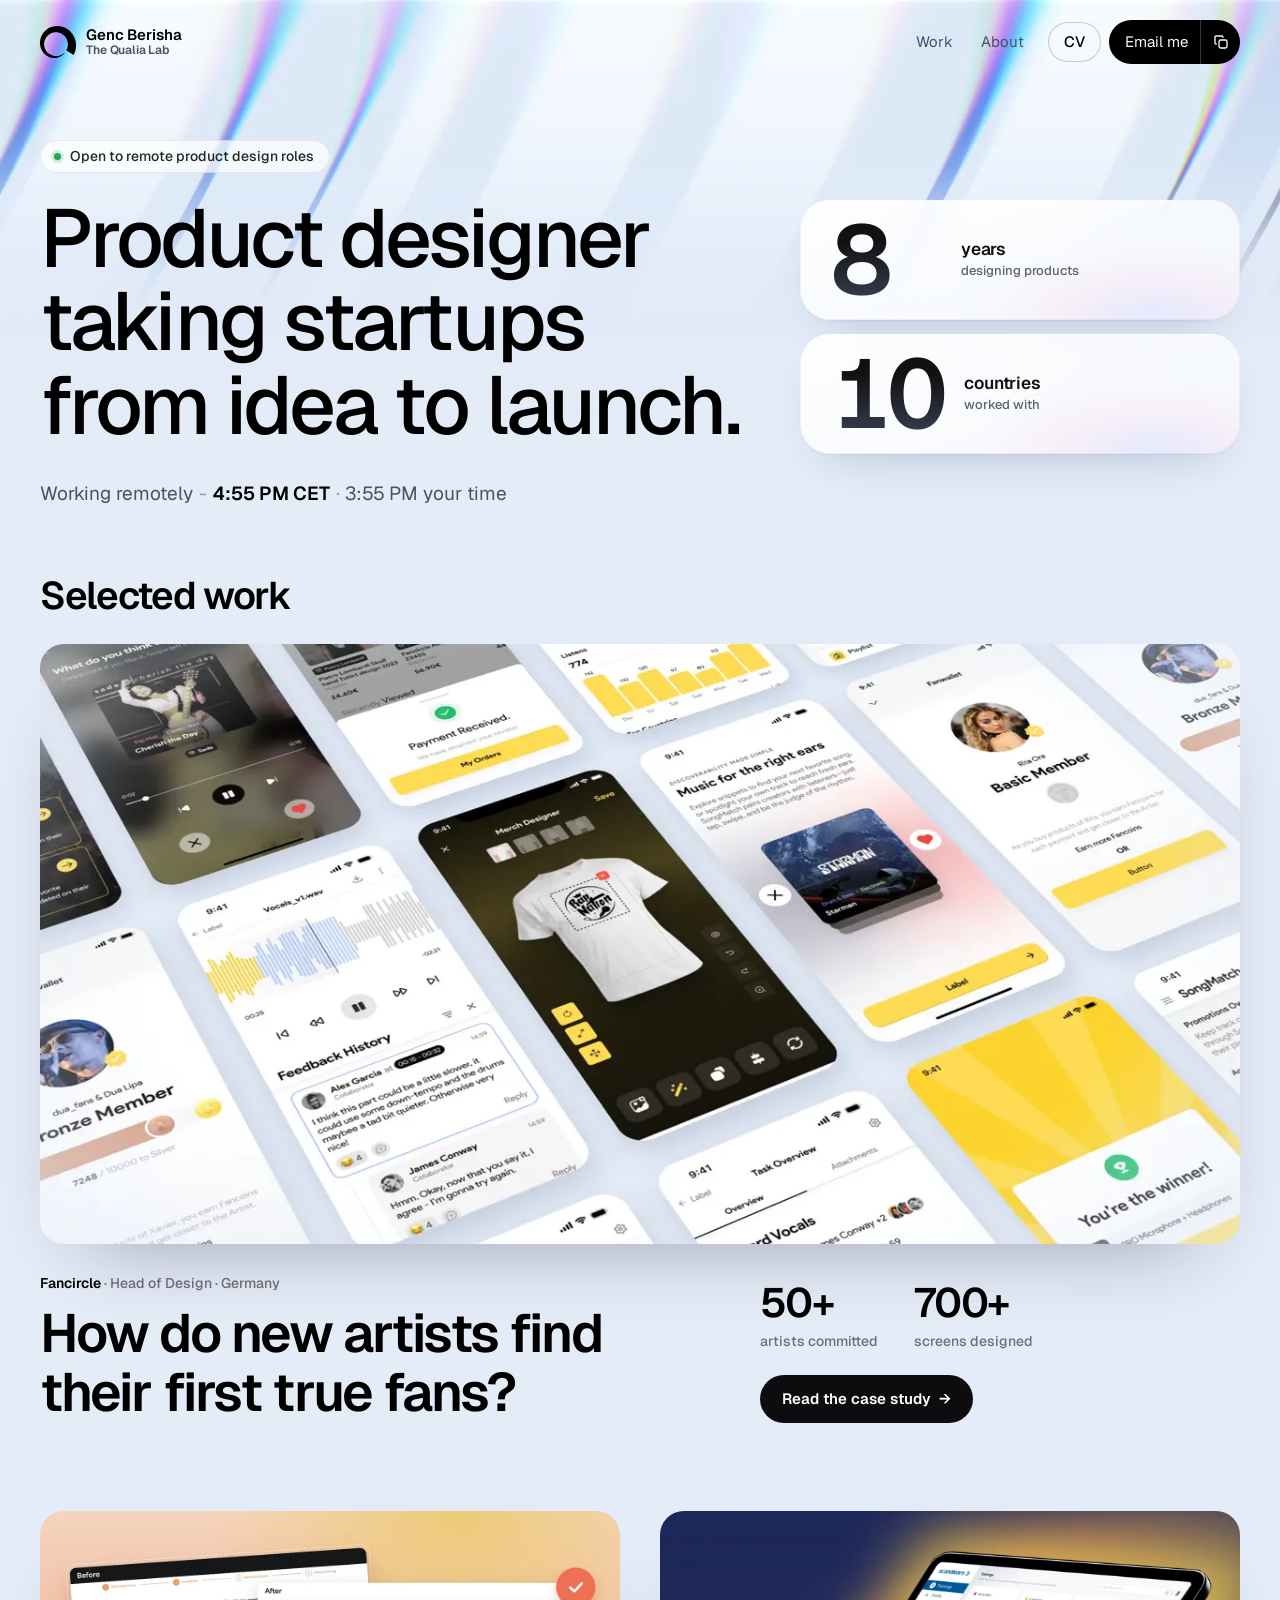
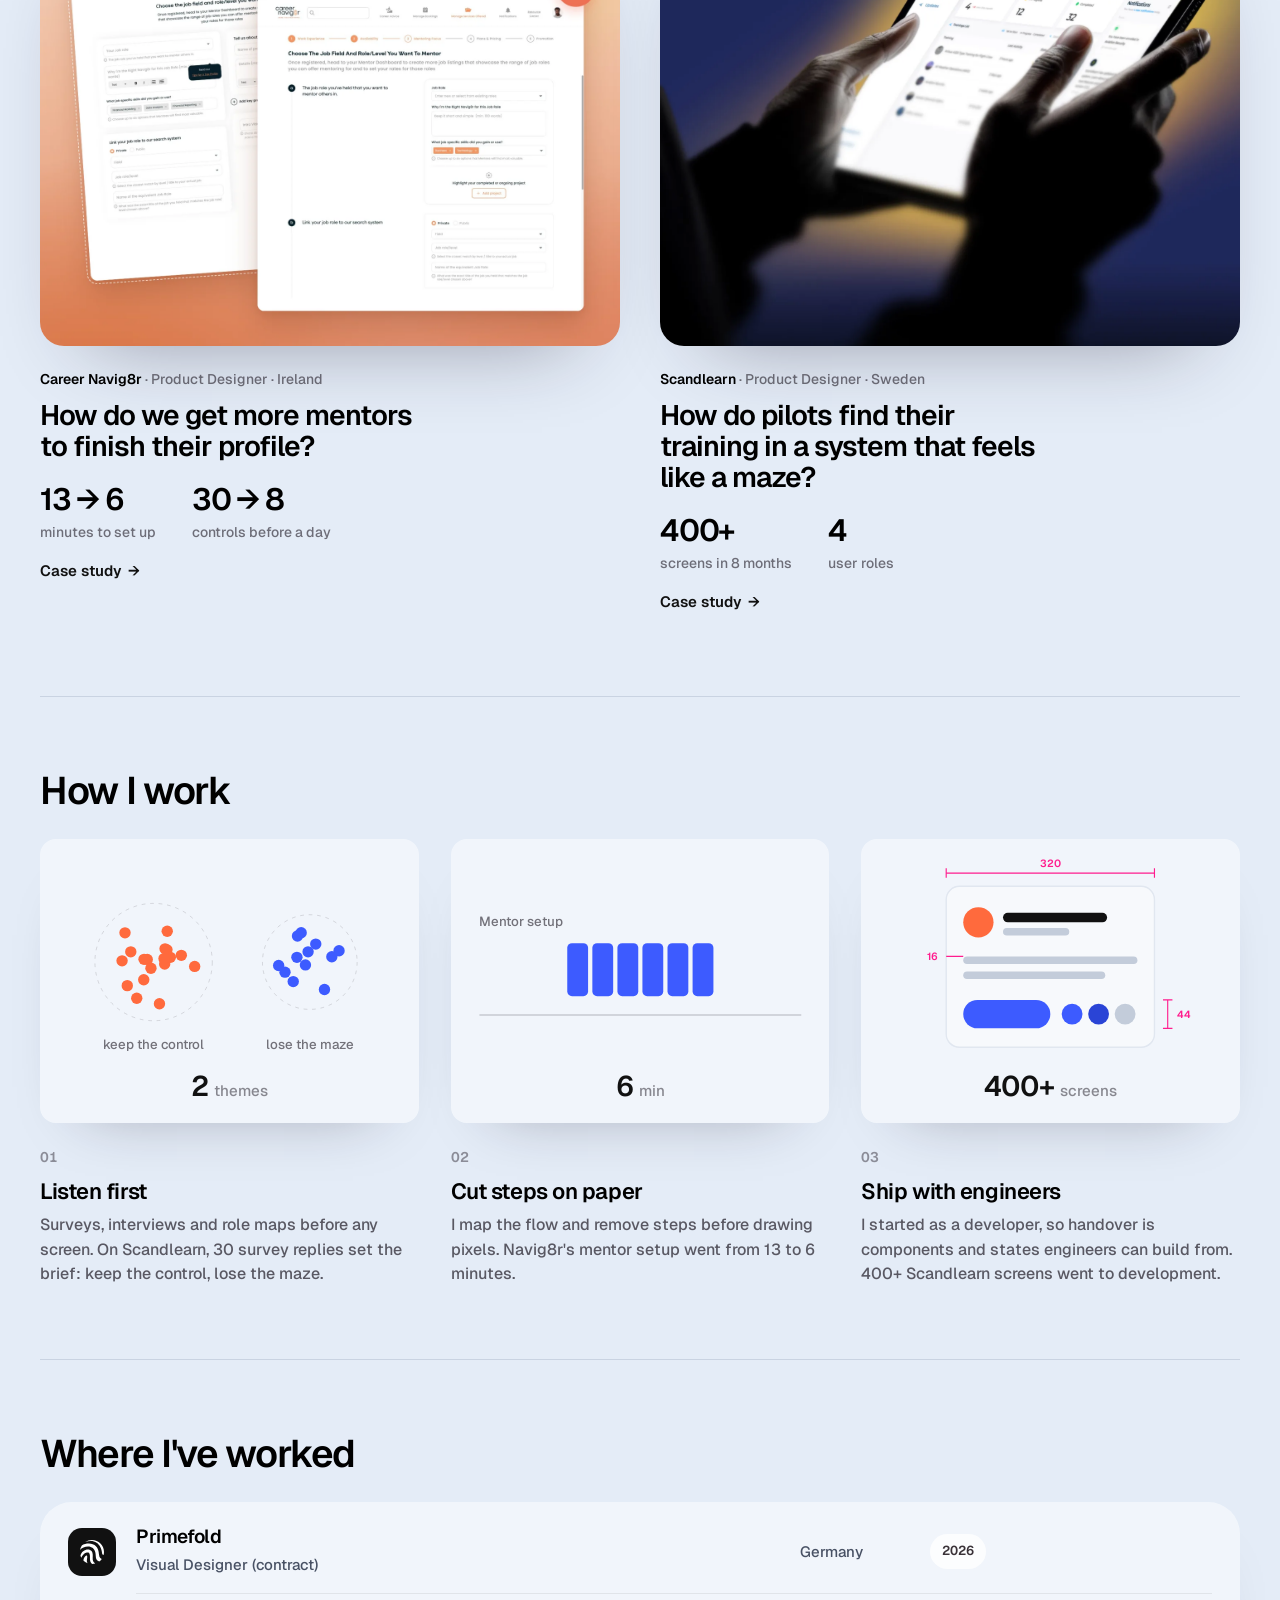
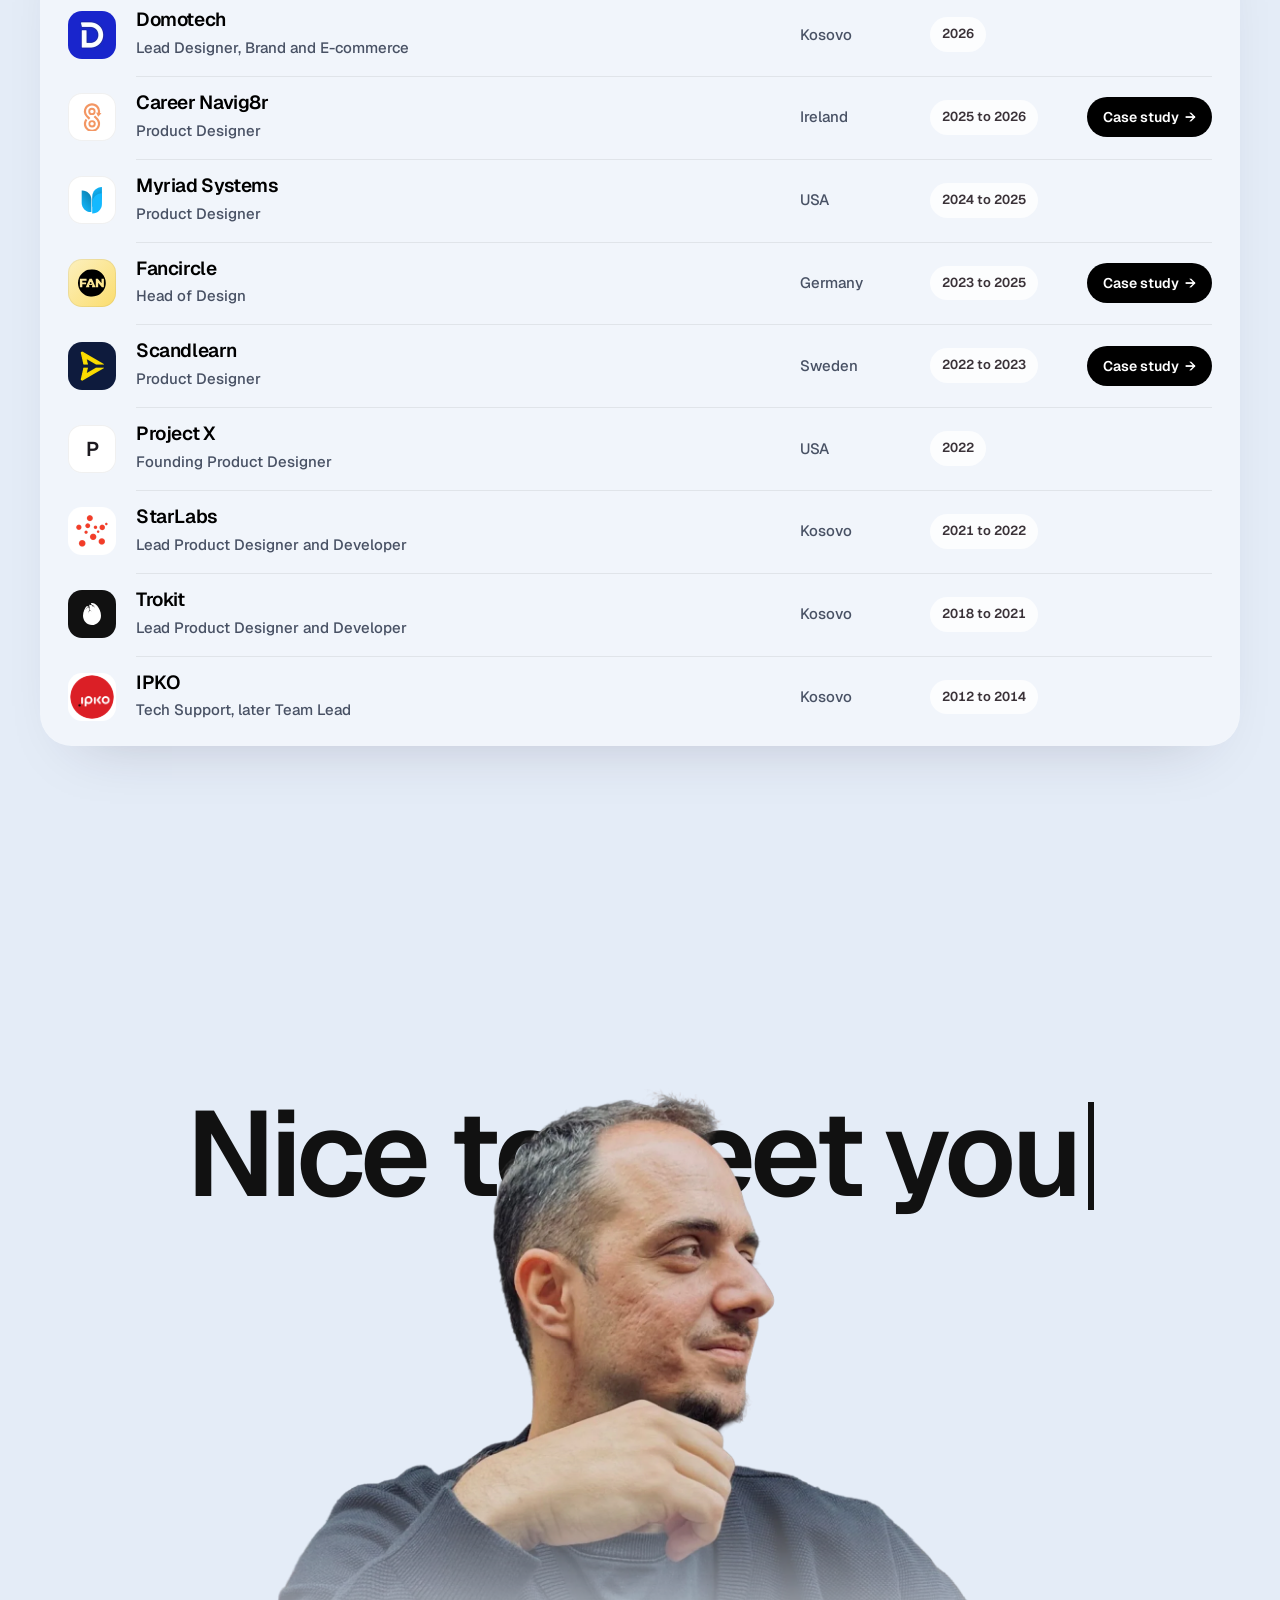
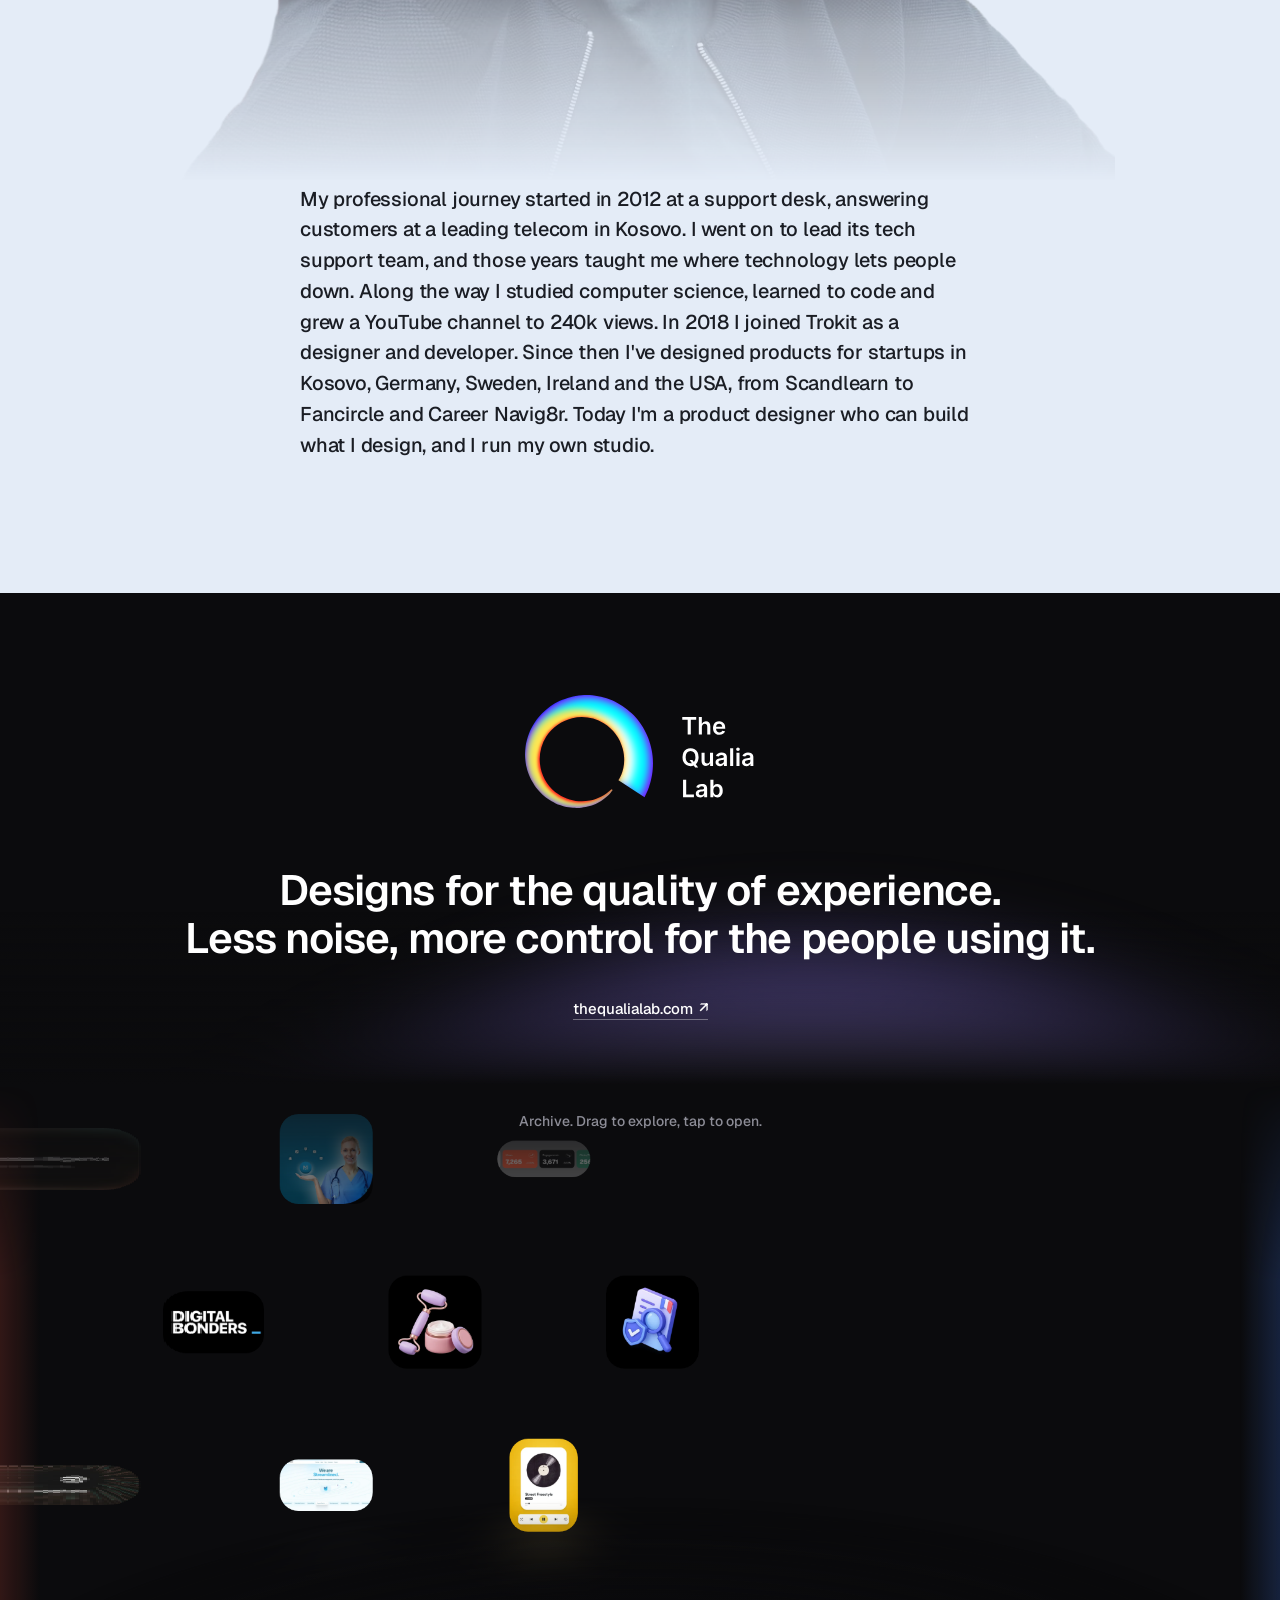
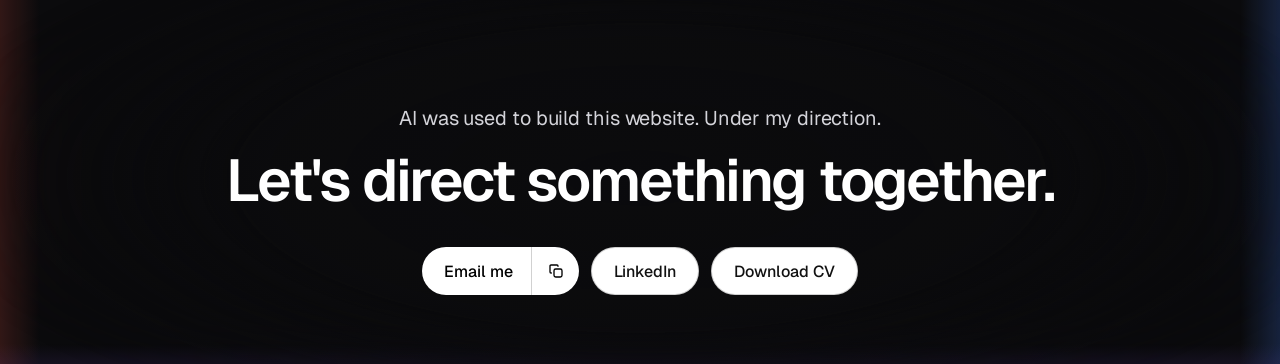
<file: index.html>
<!doctype html>
<html lang="en">
<head>
<meta charset="utf-8">
<meta name="viewport" content="width=device-width, initial-scale=1">
<link rel="icon" type="image/svg+xml" href="/assets/favicon.svg">
  <link rel="icon" type="image/png" sizes="32x32" href="/assets/favicon-32.png">
  <link rel="apple-touch-icon" href="/assets/apple-touch-icon.png">
  <title>Genc Berisha · Product Designer</title>
<meta name="description" content="Product designer taking startups from idea to launch. 8 years, startups in 10 countries. Case studies: Fancircle, Career Navig8r, Scandlearn. Open to remote roles.">
<link rel="canonical" href="https://portfolio.thequalialab.com/">
<meta name="theme-color" content="#e4ecf7">
<meta property="og:type" content="website">
<meta property="og:site_name" content="Genc Berisha">
<meta property="og:url" content="https://portfolio.thequalialab.com/">
<meta property="og:title" content="Genc Berisha · Product Designer">
<meta property="og:description" content="Product designer taking startups from idea to launch. 8 years, startups in 10 countries.">
<meta property="og:image" content="https://portfolio.thequalialab.com/assets/og-home.jpg">
<meta property="og:image:width" content="1200">
<meta property="og:image:height" content="630">
<meta property="og:image:alt" content="Genc Berisha, product designer taking startups from idea to launch.">
<meta name="twitter:card" content="summary_large_image">
<meta name="twitter:title" content="Genc Berisha · Product Designer">
<meta name="twitter:description" content="Product designer taking startups from idea to launch. 8 years, startups in 10 countries.">
<meta name="twitter:image" content="https://portfolio.thequalialab.com/assets/og-home.jpg">
<link rel="preconnect" href="https://fonts.googleapis.com">
<link rel="preconnect" href="https://fonts.gstatic.com" crossorigin>
<link href="https://fonts.googleapis.com/css2?family=Geist:wght@400;500;600&family=Instrument+Serif:ital@0;1&display=swap" rel="stylesheet">
<link rel="stylesheet" href="styles.css?v=202611181945">
<link rel="stylesheet" href="home-v2.css?v=202611251605">
</head>
<body class="v2home">
<a class="skip" href="#work">Skip to work</a>

<header class="top">
  <a class="name logo" href="./"><img class="q q-on-light" src="assets/q-black.svg" width="37" height="32" alt=""><img class="q q-on-dark" src="assets/q-colour.svg" width="37" height="32" alt=""><span class="logo-text"><b>Genc Berisha</b><small>The Qualia Lab</small></span></a>
  <nav aria-label="Main">
    <a href="#work">Work</a>
    <a href="#meet">About</a>
    <a class="nav-cv" href="genc-berisha-cv.pdf" target="_blank" rel="noopener">CV</a>
    <span class="msplit nav-split"><a class="nav-cta" href="mailto:gencberisha3@gmail.com">Email me</a><button type="button" class="m-copy" data-copy="gencberisha3@gmail.com" aria-label="Copy email address" title="Copy email address"><svg class="i-copy" width="16" height="16" viewBox="0 0 24 24" fill="none" stroke="currentColor" stroke-width="2" stroke-linecap="round" stroke-linejoin="round" aria-hidden="true"><rect x="9" y="9" width="12" height="12" rx="2.5"/><path d="M5 15H4.5A1.5 1.5 0 0 1 3 13.5v-9A1.5 1.5 0 0 1 4.5 3h9A1.5 1.5 0 0 1 15 4.5V5"/></svg><svg class="i-ok" width="16" height="16" viewBox="0 0 24 24" fill="none" stroke="currentColor" stroke-width="2.4" stroke-linecap="round" stroke-linejoin="round" aria-hidden="true"><path d="M5 12.5l4.5 4.5L19 7.5"/></svg><span class="cta-tip" aria-live="polite"></span></button></span>
  </nav>
</header>

<main>
  <section class="hero" aria-labelledby="hero-title">
    <div class="hero-band" aria-hidden="true"></div>
    <div class="wrap hero-grid">
      <div>
        <p class="status avail-pill"><span class="dot">Open to remote product design roles</span></p>
        <h1 id="hero-title">Product designer taking startups from idea to launch.</h1>
        <p class="lede clock" id="clock">Working remotely <span class="ck-sep">-</span> <b data-me>CET</b><span class="ck-you" hidden> <span class="ck-sep">·</span> <span data-you></span> your time</span></p>
      </div>
      <div class="hero-bento" aria-label="At a glance">
        <div class="hb-tile"><span class="hb-num">8</span><span class="hb-lab">years<small>designing products</small></span></div>
        <div class="hb-tile"><span class="hb-num">10</span><span class="hb-lab">countries<small>worked with</small></span></div>
      </div>
    </div>
  </section>

  <section id="work" class="w wrap" aria-labelledby="work-title">
    <h2 id="work-title" class="w-h">Selected work</h2>
    <article class="w-lead">
      <a class="w-media" href="fancircle/" tabindex="-1" aria-hidden="true"><video src="assets/thumb-fancircle-wall.mp4" poster="assets/thumb-fancircle-wall.webp" width="1280" height="800" autoplay muted loop playsinline preload="metadata"></video></a>
      <div class="w-row">
        <div><p class="w-meta"><b>Fancircle</b> · Head of Design · Germany</p><h3><a href="fancircle/">How do new artists find their first true fans?</a></h3></div>
        <div class="w-side"><dl class="w-stats"><div><dd>50+</dd><dt>artists committed</dt></div><div><dd>700+</dd><dt>screens designed</dt></div></dl><a class="w-link" href="fancircle/">Read the case study <span aria-hidden="true">→</span></a></div>
      </div>
    </article>
    <div class="w-two">
      <article class="w-sm">
        <a class="w-media" href="career-navig8r/" tabindex="-1" aria-hidden="true"><img src="assets/thumb-navig8r-before-after.webp" width="1400" height="1225" loading="lazy" alt=""></a>
        <p class="w-meta"><b>Career Navig8r</b> · Product Designer · Ireland</p>
        <h3><a href="career-navig8r/">How do we get more mentors to finish their profile?</a></h3>
        <dl class="w-stats"><div><dd>13 → 6</dd><dt>minutes to set up</dt></div><div><dd>30 → 8</dd><dt>controls before a day</dt></div></dl>
        <a class="w-more" href="career-navig8r/">Case study <span aria-hidden="true">→</span></a>
      </article>
      <article class="w-sm">
        <a class="w-media" href="scandlearn/" tabindex="-1" aria-hidden="true"><img src="assets/thumb-scandlearn.webp" width="1600" height="1453" loading="lazy" alt=""></a>
        <p class="w-meta"><b>Scandlearn</b> · Product Designer · Sweden</p>
        <h3><a href="scandlearn/">How do pilots find their training in a system that feels like a maze?</a></h3>
        <dl class="w-stats"><div><dd>400+</dd><dt>screens in 8 months</dt></div><div><dd>4</dd><dt>user roles</dt></div></dl>
        <a class="w-more" href="scandlearn/">Case study <span aria-hidden="true">→</span></a>
      </article>
    </div>
  </section>

  <section class="how wrap" aria-labelledby="how-title">
    <h2 id="how-title" class="w-h">How I work</h2>
    <ol class="how-list">
      <li><figure class="hd hd-listen"><svg class="hd-svg" viewBox="0 0 400 300" role="img" aria-label="30 survey replies grouping into two themes.">
<g class="hd-ring"><circle cx="120" cy="130" r="62"/><circle cx="285" cy="130" r="50"/></g>
<circle class="hd-dot hd-a" cx="144" cy="66" r="6"/><circle class="hd-dot hd-a" cx="248" cy="52" r="6"/><circle class="hd-dot hd-a" cx="211" cy="102" r="6"/><circle class="hd-dot hd-b" cx="59" cy="126" r="6"/><circle class="hd-dot hd-b" cx="52" cy="114" r="6"/><circle class="hd-dot hd-a" cx="62" cy="55" r="6"/><circle class="hd-dot hd-a" cx="176" cy="181" r="6"/><circle class="hd-dot hd-a" cx="80" cy="78" r="6"/><circle class="hd-dot hd-b" cx="241" cy="201" r="6"/><circle class="hd-dot hd-b" cx="225" cy="107" r="6"/><circle class="hd-dot hd-a" cx="352" cy="48" r="6"/><circle class="hd-dot hd-a" cx="315" cy="89" r="6"/><circle class="hd-dot hd-a" cx="86" cy="60" r="6"/><circle class="hd-dot hd-b" cx="139" cy="179" r="6"/><circle class="hd-dot hd-b" cx="98" cy="139" r="6"/><circle class="hd-dot hd-a" cx="244" cy="103" r="6"/><circle class="hd-dot hd-a" cx="215" cy="51" r="6"/><circle class="hd-dot hd-a" cx="59" cy="75" r="6"/><circle class="hd-dot hd-b" cx="258" cy="113" r="6"/><circle class="hd-dot hd-b" cx="141" cy="140" r="6"/><circle class="hd-dot hd-a" cx="185" cy="91" r="6"/><circle class="hd-dot hd-a" cx="294" cy="159" r="6"/><circle class="hd-dot hd-a" cx="118" cy="138" r="6"/><circle class="hd-dot hd-b" cx="208" cy="189" r="6"/><circle class="hd-dot hd-b" cx="273" cy="89" r="6"/><circle class="hd-dot hd-a" cx="354" cy="60" r="6"/><circle class="hd-dot hd-a" cx="174" cy="169" r="6"/><circle class="hd-dot hd-a" cx="89" cy="123" r="6"/><circle class="hd-dot hd-b" cx="53" cy="154" r="6"/><circle class="hd-dot hd-b" cx="285" cy="137" r="6"/>
<text class="hd-lab" x="120" y="222" text-anchor="middle">keep the control</text>
<text class="hd-lab" x="285" y="222" text-anchor="middle">lose the maze</text>
<text class="hd-cap" x="200" y="272" text-anchor="middle"><tspan class="hd-num" data-from="30" data-to="2">30</tspan><tspan class="hd-unit" dx="6" data-off="replies" data-on="themes">replies</tspan></text>
</svg></figure><span class="how-n">01</span><h3>Listen first</h3><p>Surveys, interviews and role maps before any screen. On Scandlearn, 30 survey replies set the brief: keep the control, lose the maze.</p></li>
      <li><figure class="hd hd-cut"><svg class="hd-svg" viewBox="0 0 400 300" role="img" aria-label="Mentor setup going from 13 minutes to 6.">
<text class="hd-lab hd-l" x="30" y="92">Mentor setup</text>
<rect class="hd-seg hd-keep" x="30.0" y="110" width="22" height="56" rx="5" data-i="0"/><rect class="hd-seg hd-drop" x="56.5" y="110" width="22" height="56" rx="5" data-i="1"/><rect class="hd-seg hd-keep" x="83.0" y="110" width="22" height="56" rx="5" data-i="2"/><rect class="hd-seg hd-drop" x="109.5" y="110" width="22" height="56" rx="5" data-i="3"/><rect class="hd-seg hd-drop" x="136.0" y="110" width="22" height="56" rx="5" data-i="4"/><rect class="hd-seg hd-keep" x="162.5" y="110" width="22" height="56" rx="5" data-i="5"/><rect class="hd-seg hd-drop" x="189.0" y="110" width="22" height="56" rx="5" data-i="6"/><rect class="hd-seg hd-keep" x="215.5" y="110" width="22" height="56" rx="5" data-i="7"/><rect class="hd-seg hd-drop" x="242.0" y="110" width="22" height="56" rx="5" data-i="8"/><rect class="hd-seg hd-keep" x="268.5" y="110" width="22" height="56" rx="5" data-i="9"/><rect class="hd-seg hd-drop" x="295.0" y="110" width="22" height="56" rx="5" data-i="10"/><rect class="hd-seg hd-drop" x="321.5" y="110" width="22" height="56" rx="5" data-i="11"/><rect class="hd-seg hd-keep" x="348.0" y="110" width="22" height="56" rx="5" data-i="12"/>
<line class="hd-axis" x1="30" y1="186" x2="370" y2="186"/>
<text class="hd-cap" x="200" y="272" text-anchor="middle"><tspan class="hd-num" data-from="13" data-to="6">13</tspan><tspan class="hd-unit" dx="6">min</tspan></text>
</svg></figure><span class="how-n">02</span><h3>Cut steps on paper</h3><p>I map the flow and remove steps before drawing pixels. Navig8r's mentor setup went from 13 to 6 minutes.</p></li>
      <li><figure class="hd hd-ship"><svg class="hd-svg" viewBox="0 0 400 300" role="img" aria-label="A wireframe card becoming a finished component with specs.">
<rect class="hd-card" x="90" y="50" width="220" height="170" rx="14"/>
<circle class="hd-av" cx="124" cy="88" r="16"/>
<rect class="hd-t1" x="150" y="78" width="110" height="10" rx="5"/>
<rect class="hd-t2" x="150" y="94" width="70" height="8" rx="4"/>
<rect class="hd-l1" x="108" y="124" width="184" height="8" rx="4"/>
<rect class="hd-l2" x="108" y="140" width="150" height="8" rx="4"/>
<rect class="hd-btn" x="108" y="170" width="92" height="30" rx="15"/>
<g class="hd-spec">
<line x1="90" y1="36" x2="310" y2="36"/><line x1="90" y1="31" x2="90" y2="41"/><line x1="310" y1="31" x2="310" y2="41"/>
<text x="200" y="30" text-anchor="middle">320</text>
<line x1="324" y1="170" x2="324" y2="200"/><line x1="319" y1="170" x2="329" y2="170"/><line x1="319" y1="200" x2="329" y2="200"/>
<text x="334" y="189">44</text>
<line x1="90" y1="124" x2="108" y2="124" class="hd-pad"/><text x="70" y="128">16</text>
</g>
<g class="hd-states"><rect x="212" y="174" width="22" height="22" rx="11" class="s1"/><rect x="240" y="174" width="22" height="22" rx="11" class="s2"/><rect x="268" y="174" width="22" height="22" rx="11" class="s3"/></g>
<text class="hd-cap" x="200" y="272" text-anchor="middle"><tspan class="hd-num" data-from="0" data-to="400" data-plus="1">0</tspan><tspan class="hd-unit" dx="6">screens</tspan></text>
</svg></figure><span class="how-n">03</span><h3>Ship with engineers</h3><p>I started as a developer, so handover is components and states engineers can build from. 400+ Scandlearn screens went to development.</p></li>
    </ol>
  </section>

  <section id="experience" class="exp wrap" aria-labelledby="exp-title">
    <h2 id="exp-title" class="w-h">Where I've worked</h2>
    <ol class="roles">
      <li><span class="r-mono has-logo r-dark" aria-hidden="true"><img src="assets/logo-primefold-mark.svg" alt="" width="28" height="28"></span><span class="r-main"><b>Primefold</b><span>Visual Designer (contract)</span></span><span class="r-where">Germany</span><span class="r-yr" data-where="Germany">2026</span><span class="r-case r-none" aria-hidden="true"></span></li>
      <li><span class="r-mono r-fill" aria-hidden="true"><img src="assets/logo-domotech-mark.webp" alt="" width="48" height="48"></span><span class="r-main"><b>Domotech</b><span>Lead Designer, Brand and E-commerce</span></span><span class="r-where">Kosovo</span><span class="r-yr" data-where="Kosovo">2026</span><span class="r-case r-none" aria-hidden="true"></span></li>
      <li data-tint="navig8r"><span class="r-mono has-logo" aria-hidden="true"><img src="assets/logo-navig8r-mark.svg" alt="" width="28" height="28"></span><span class="r-main"><b>Career Navig8r</b><span>Product Designer</span></span><span class="r-where">Ireland</span><span class="r-yr" data-where="Ireland">2025 to 2026</span><a class="r-case" href="career-navig8r/">Case study<span aria-hidden="true"> →</span><span class="sr"> about Career Navig8r</span></a></li>
      <li><span class="r-mono has-logo" aria-hidden="true"><img src="assets/logo-myriad-mark.svg" alt="" width="28" height="28"></span><span class="r-main"><b>Myriad Systems</b><span>Product Designer</span></span><span class="r-where">USA</span><span class="r-yr" data-where="USA">2024 to 2025</span><span class="r-case r-none" aria-hidden="true"></span></li>
      <li data-tint="fancircle"><span class="r-mono has-logo" aria-hidden="true"><img src="assets/logo-fancircle-mark.svg" alt="" width="28" height="28"></span><span class="r-main"><b>Fancircle</b><span>Head of Design</span></span><span class="r-where">Germany</span><span class="r-yr" data-where="Germany">2023 to 2025</span><a class="r-case" href="fancircle/">Case study<span aria-hidden="true"> →</span><span class="sr"> about Fancircle</span></a></li>
      <li data-tint="scandlearn"><span class="r-mono r-fill r-sl" aria-hidden="true"><img src="assets/logo-scandlearn-mark.png" alt="" width="48" height="48"></span><span class="r-main"><b>Scandlearn</b><span>Product Designer</span></span><span class="r-where">Sweden</span><span class="r-yr" data-where="Sweden">2022 to 2023</span><a class="r-case" href="scandlearn/">Case study<span aria-hidden="true"> →</span><span class="sr"> about Scandlearn</span></a></li>
      <li><span class="r-mono" aria-hidden="true">P</span><span class="r-main"><b>Project X</b><span>Founding Product Designer</span></span><span class="r-where">USA</span><span class="r-yr" data-where="USA">2022</span><span class="r-case r-none" aria-hidden="true"></span></li>
      <li><span class="r-mono r-fill" aria-hidden="true"><img src="assets/logo-starlabs-mark.png" alt="" width="48" height="48"></span><span class="r-main"><b>StarLabs</b><span>Lead Product Designer and Developer</span></span><span class="r-where">Kosovo</span><span class="r-yr" data-where="Kosovo">2021 to 2022</span><span class="r-case r-none" aria-hidden="true"></span></li>
      <li><span class="r-mono has-logo r-dark r-tk" aria-hidden="true"><img src="assets/logo-trokit-egg.svg" alt="" width="16" height="20"></span><span class="r-main"><b>Trokit</b><span>Lead Product Designer and Developer</span></span><span class="r-where">Kosovo</span><span class="r-yr" data-where="Kosovo">2018 to 2021</span><span class="r-case r-none" aria-hidden="true"></span></li>
      <li><span class="r-mono r-fill r-round" aria-hidden="true"><img src="assets/logo-ipko-mark.png" alt="" width="48" height="48"></span><span class="r-main"><b>IPKO</b><span>Tech Support, later Team Lead</span></span><span class="r-where">Kosovo</span><span class="r-yr" data-where="Kosovo">2012 to 2014</span><span class="r-case r-none" aria-hidden="true"></span></li>
    </ol>
  </section>
  <section id="meet" class="meet wrap" aria-labelledby="meet-title">
    <h2 id="meet-title" class="meet-h"><span class="bg-type" data-text="Nice to meet you">Nice to meet you</span><span class="bg-caret" aria-hidden="true"></span></h2>
    <div class="meet-stage">
      <img class="meet-img" src="assets/genc-portrait-cut.webp" width="1880" height="1491" loading="lazy" alt="Genc Berisha, looking to the side with a hand at their chin.">
      <p class="meet-bio">My professional journey started in 2012 at a support desk, answering customers at a leading telecom in Kosovo. I went on to lead its tech support team, and those years taught me where technology lets people down. Along the way I studied computer science, learned to code and grew a YouTube channel to 240k views. In 2018 I joined Trokit as a designer and developer. Since then I've designed products for startups in Kosovo, Germany, Sweden, Ireland and the USA, from Scandlearn to Fancircle and Career Navig8r. Today I'm a product designer who can build what I design, and I run my own studio.</p>
    </div>
    <div class="meet-studio ms-card">
      <div class="ms-glow" aria-hidden="true"></div>
      <a class="ms-logo" href="https://thequalialab.com" aria-label="The Qualia Lab"><img src="assets/qualia-lab-stacked-colour.svg" width="196" height="96" alt="The Qualia Lab"></a>
      <p class="ms-lead">Designs for the quality of experience.<br class="ms-br"> Less noise, more control for the people using it.</p>
      <a class="ms-link" href="https://thequalialab.com">thequalialab.com <span aria-hidden="true">&#8599;</span></a>
    </div>
  </section>
</main>

<section class="wall-sec" aria-label="Archive navigator">
  <p class="wall-hint" aria-hidden="true">Archive. Drag to explore, tap to open.</p>
  <div class="wall" data-wall role="region" aria-label="Archive navigator: screens and visuals from my work. Drag to explore, click an image to enlarge.">
    <script type="application/json">[{"thumb":"assets/wall/card-fancircle.webp","full":"assets/card-fancircle.webp","alt":"Fancircle screen","link":"fancircle/"},{"thumb":"assets/wall/ql-waxing.webp","full":"assets/ql-waxing.webp","alt":"The Qualia Lab beauty icon, waxing"},{"thumb":"assets/wall/db-logo.webp","full":"assets/db-logo.webp","alt":"Digital Bonders logo"},{"thumb":"assets/wall/my-cards.webp","full":"assets/my-cards.webp","alt":"Myriad MediPay stacked cards"},{"thumb":"assets/wall/ba-dashboard.webp","full":"assets/ba-dashboard.webp","alt":"Balkanads dashboard"},{"thumb":"assets/wall/pf-archive.webp","full":"assets/pf-archive.webp","alt":"Primefold slide, scattered files orbiting"},{"thumb":"assets/wall/ba-kpis.webp","full":"assets/ba-kpis.webp","alt":"Dashboard KPI cards"},{"thumb":"assets/wall/ic-doc-shield.webp","full":"assets/ic-doc-shield.webp","alt":"3D icon, document with shield"},{"thumb":"assets/wall/fc-feed.webp","full":"assets/fc-feed.webp","alt":"Fancircle feed cards","link":"fancircle/"},{"thumb":"assets/wall/ql-facial.webp","full":"assets/ql-facial.webp","alt":"The Qualia Lab beauty icon, facial"},{"thumb":"assets/wall/idea-hand.webp","full":"assets/idea-hand.webp","alt":"3D hand holding a light bulb"},{"thumb":"assets/wall/fc-rewards.webp","full":"assets/fc-rewards.webp","alt":"Fancircle rewards page","link":"fancircle/"},{"thumb":"assets/wall/fc-features.webp","full":"assets/fc-features.webp","alt":"Fancircle mobile feature page","link":"fancircle/"},{"thumb":"assets/wall/weekly-report.webp","full":"assets/weekly-report.webp","alt":"Weekly hours report table"},{"thumb":"assets/wall/ic-doc-search.webp","full":"assets/ic-doc-search.webp","alt":"3D icon, document check with magnifier"},{"thumb":"assets/wall/pf-rei.webp","full":"assets/pf-rei.webp","alt":"Primefold slide, Real Estate Intelligence"},{"thumb":"assets/wall/tk-menu.webp","full":"assets/tk-menu.webp","alt":"Trokit menu"},{"thumb":"assets/wall/ql-lashes.webp","full":"assets/ql-lashes.webp","alt":"The Qualia Lab beauty icon, lash extensions"},{"thumb":"assets/wall/my-medipay.webp","full":"assets/my-medipay.webp","alt":"Myriad MediPay visual"},{"thumb":"assets/wall/ic-calendar-sync.webp","full":"assets/ic-calendar-sync.webp","alt":"3D icon, calendar sync with documents"},{"thumb":"assets/wall/fc-starman.webp","full":"assets/fc-starman.webp","alt":"Fancircle song match card","link":"fancircle/"},{"thumb":"assets/wall/my-medbill.webp","full":"assets/my-medbill.webp","alt":"Myriad MedBill visual"},{"thumb":"assets/wall/ql-manicure.webp","full":"assets/ql-manicure.webp","alt":"The Qualia Lab beauty icon, manicure"},{"thumb":"assets/wall/my-transaction.webp","full":"assets/my-transaction.webp","alt":"Myriad payment visual"},{"thumb":"assets/wall/sl-takeoff.webp","full":"assets/sl-takeoff.webp","alt":"Scandlearn generating a training package","link":"scandlearn/"},{"thumb":"assets/wall/metryv.webp","full":"assets/metryv.webp","alt":"metryV landing page"},{"thumb":"assets/wall/ic-shield-70.webp","full":"assets/ic-shield-70.webp","alt":"3D icon, shield with minus 70 percent"},{"thumb":"assets/wall/pf-banner.webp","full":"assets/pf-banner.webp","alt":"Primefold banner, brings AI to real estate"},{"thumb":"assets/wall/sl-training.webp","full":"assets/sl-training.webp","alt":"Scandlearn training progress card","link":"scandlearn/"},{"thumb":"assets/wall/my-hero.webp?v=2","full":"assets/my-hero.webp?v=2","alt":"Myriad website hero"},{"thumb":"assets/wall/pf-horizontal.webp","full":"assets/pf-horizontal.webp","alt":"Primefold slide, the horizontal AI"},{"thumb":"assets/wall/fc-player.webp","full":"assets/fc-player.webp","alt":"Fancircle music player","link":"fancircle/"},{"thumb":"assets/wall/ic-bulb.webp","full":"assets/ic-bulb.webp","alt":"3D icon, light bulb"},{"thumb":"assets/wall/ba-banner.webp","full":"assets/ba-banner.webp","alt":"Balkanads banner"},{"thumb":"assets/wall/sl-components.webp","full":"assets/sl-components.webp","alt":"Scandlearn screen","link":"scandlearn/"},{"thumb":"assets/wall/fc-creators.webp","full":"assets/fc-creators.webp","alt":"Fancircle creators and fans","link":"fancircle/"},{"thumb":"assets/wall/health-tip.webp","full":"assets/health-tip.webp","alt":"Health tip card"},{"thumb":"assets/wall/pf-layers.webp","full":"assets/pf-layers.webp","alt":"Primefold slide, product layers"},{"thumb":"assets/wall/arch-whatwedo.webp","full":"assets/arch-whatwedo.webp","alt":"Architecture studio, what we do"},{"thumb":"assets/wall/ic-trophy.webp","full":"assets/ic-trophy.webp","alt":"3D icon, trophy"},{"thumb":"assets/wall/course-card.webp","full":"assets/course-card.webp","alt":"Course lesson card"},{"thumb":"assets/wall/cc-slide1.webp","full":"assets/cc-slide1.webp","alt":"Click Contracts slide"},{"thumb":"assets/wall/trust-site.webp","full":"assets/trust-site.webp","alt":"Dark blue website hero"},{"thumb":"assets/wall/cc-slide2.webp","full":"assets/cc-slide2.webp","alt":"Click Contracts slide"},{"thumb":"assets/wall/sl-course.webp","full":"assets/sl-course.webp","alt":"Scandlearn course page","link":"scandlearn/"},{"thumb":"assets/wall/my-trends.webp","full":"assets/my-trends.webp","alt":"Myriad Health Trends"},{"thumb":"assets/wall/ic-glasses.webp","full":"assets/ic-glasses.webp","alt":"3D icon, glasses"},{"thumb":"assets/wall/ic-door.webp","full":"assets/ic-door.webp","alt":"3D icon, open door to a workspace"}]</script>
  </div>
  <div class="wall-talk">
    <div class="talk-card">
      <p class="talk-ai">AI was used to build this website. Under my direction.</p>
      <h2>Let's direct something together.</h2>
      <div class="talk-btns"><span class="msplit hero-split talk-split"><a class="h-cta dark" href="mailto:gencberisha3@gmail.com">Email me</a><button type="button" class="m-copy" data-copy="gencberisha3@gmail.com" aria-label="Copy email address" title="Copy email address"><svg class="i-copy" width="16" height="16" viewBox="0 0 24 24" fill="none" stroke="currentColor" stroke-width="2" stroke-linecap="round" stroke-linejoin="round" aria-hidden="true"><rect x="9" y="9" width="12" height="12" rx="2.5"/><path d="M5 15H4.5A1.5 1.5 0 0 1 3 13.5v-9A1.5 1.5 0 0 1 4.5 3h9A1.5 1.5 0 0 1 15 4.5V5"/></svg><svg class="i-ok" width="16" height="16" viewBox="0 0 24 24" fill="none" stroke="currentColor" stroke-width="2.4" stroke-linecap="round" stroke-linejoin="round" aria-hidden="true"><path d="M5 12.5l4.5 4.5L19 7.5"/></svg><span class="cta-tip" aria-live="polite"></span></button></span><a class="h-cta" href="https://www.linkedin.com/in/genc-berisha">LinkedIn</a><a class="h-cta" href="genc-berisha-cv.pdf" target="_blank" rel="noopener">Download CV</a></div>
    </div>
  </div>
</section>

<script src="wall.js?v=202611251605" defer></script>
<script src="how.js?v=202611251008" defer></script>
<script src="ms-glow.js?v=202611250920" defer></script>
<script src="script.js?v=202611251008" defer></script>
</body>
</html>
</file>
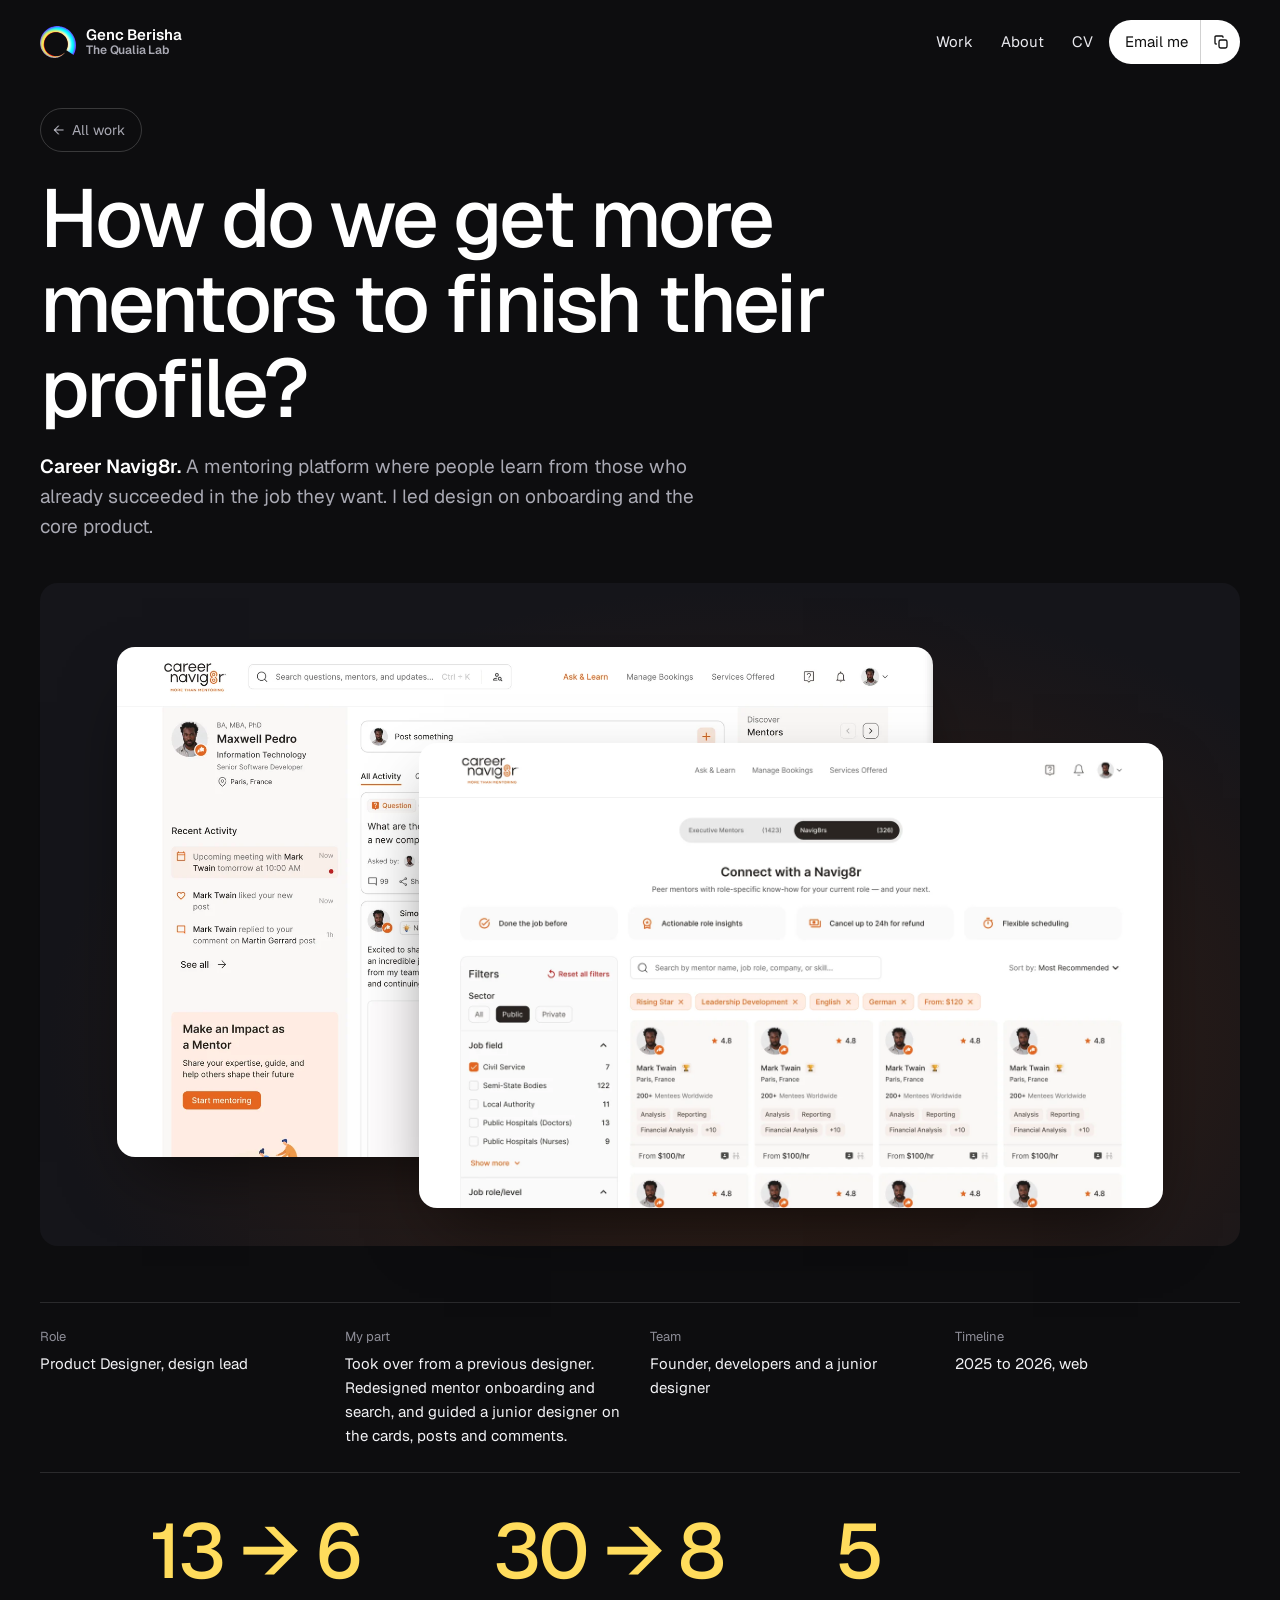
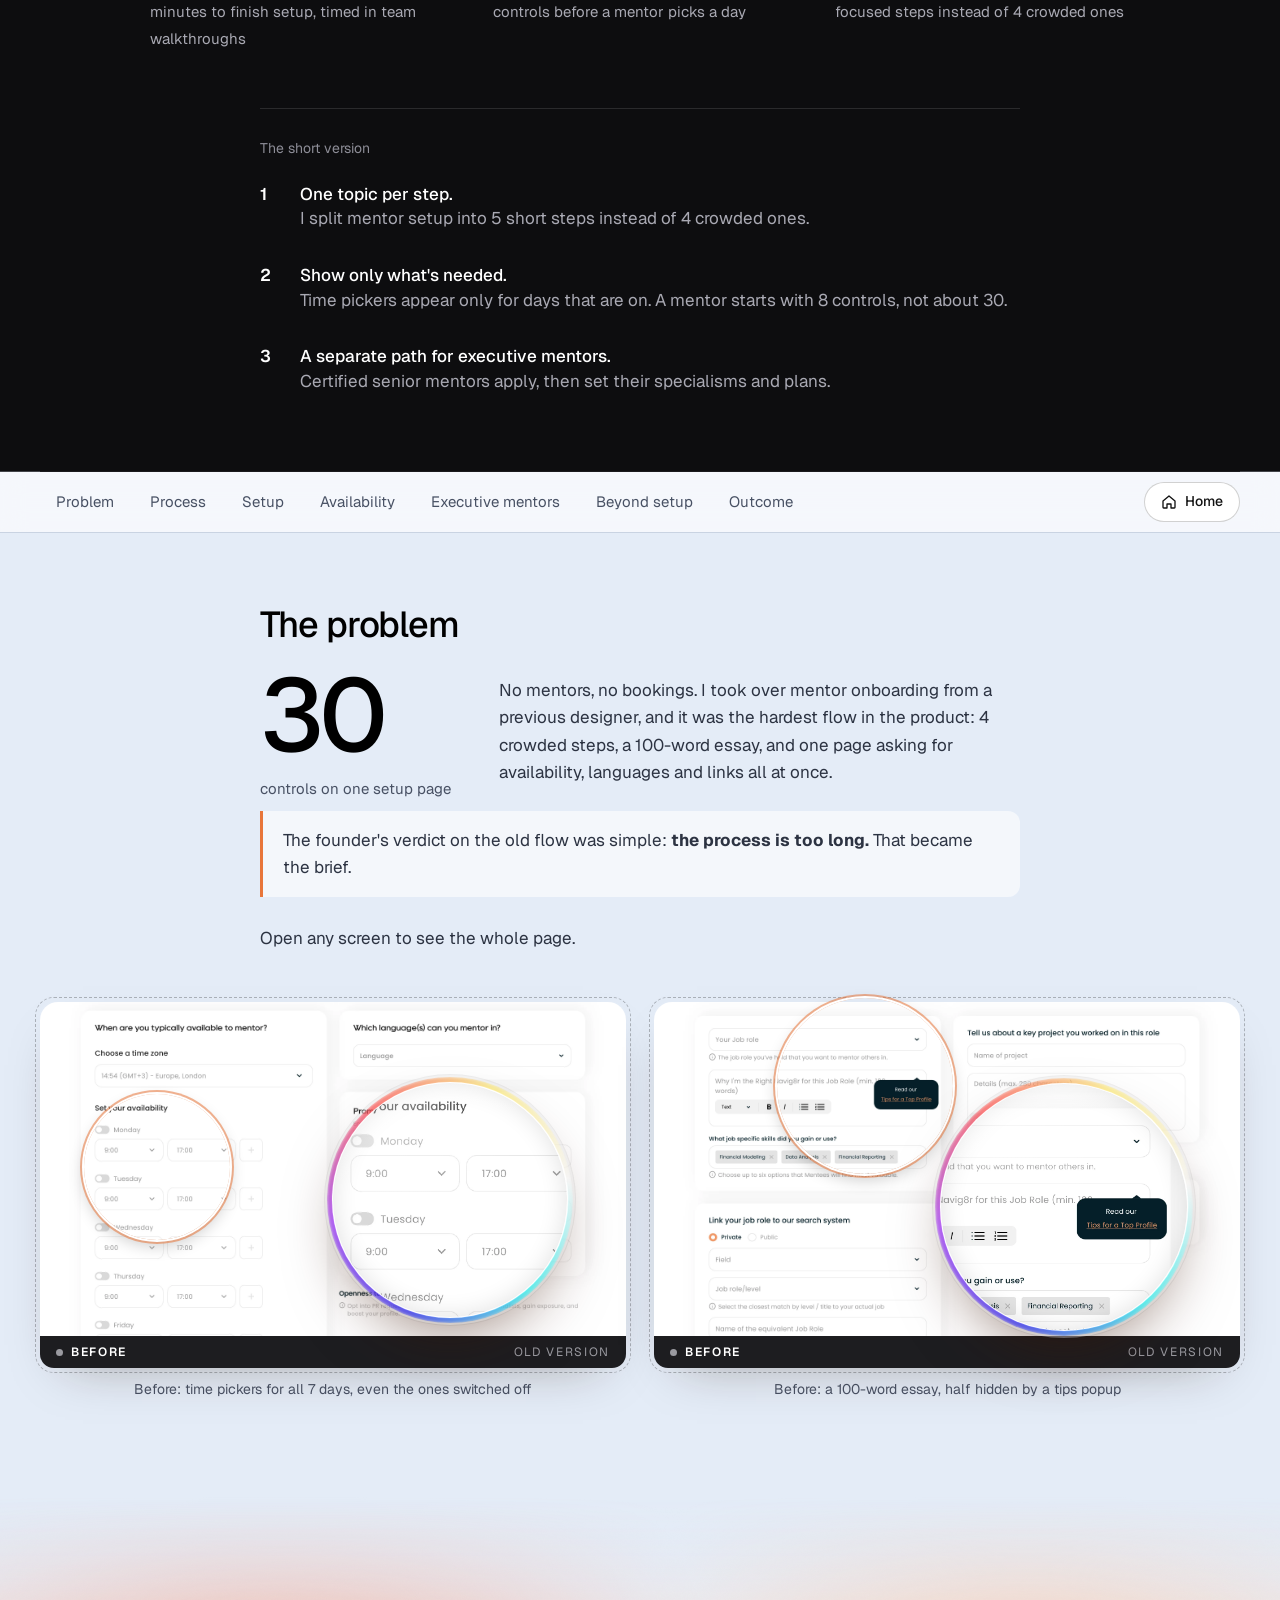
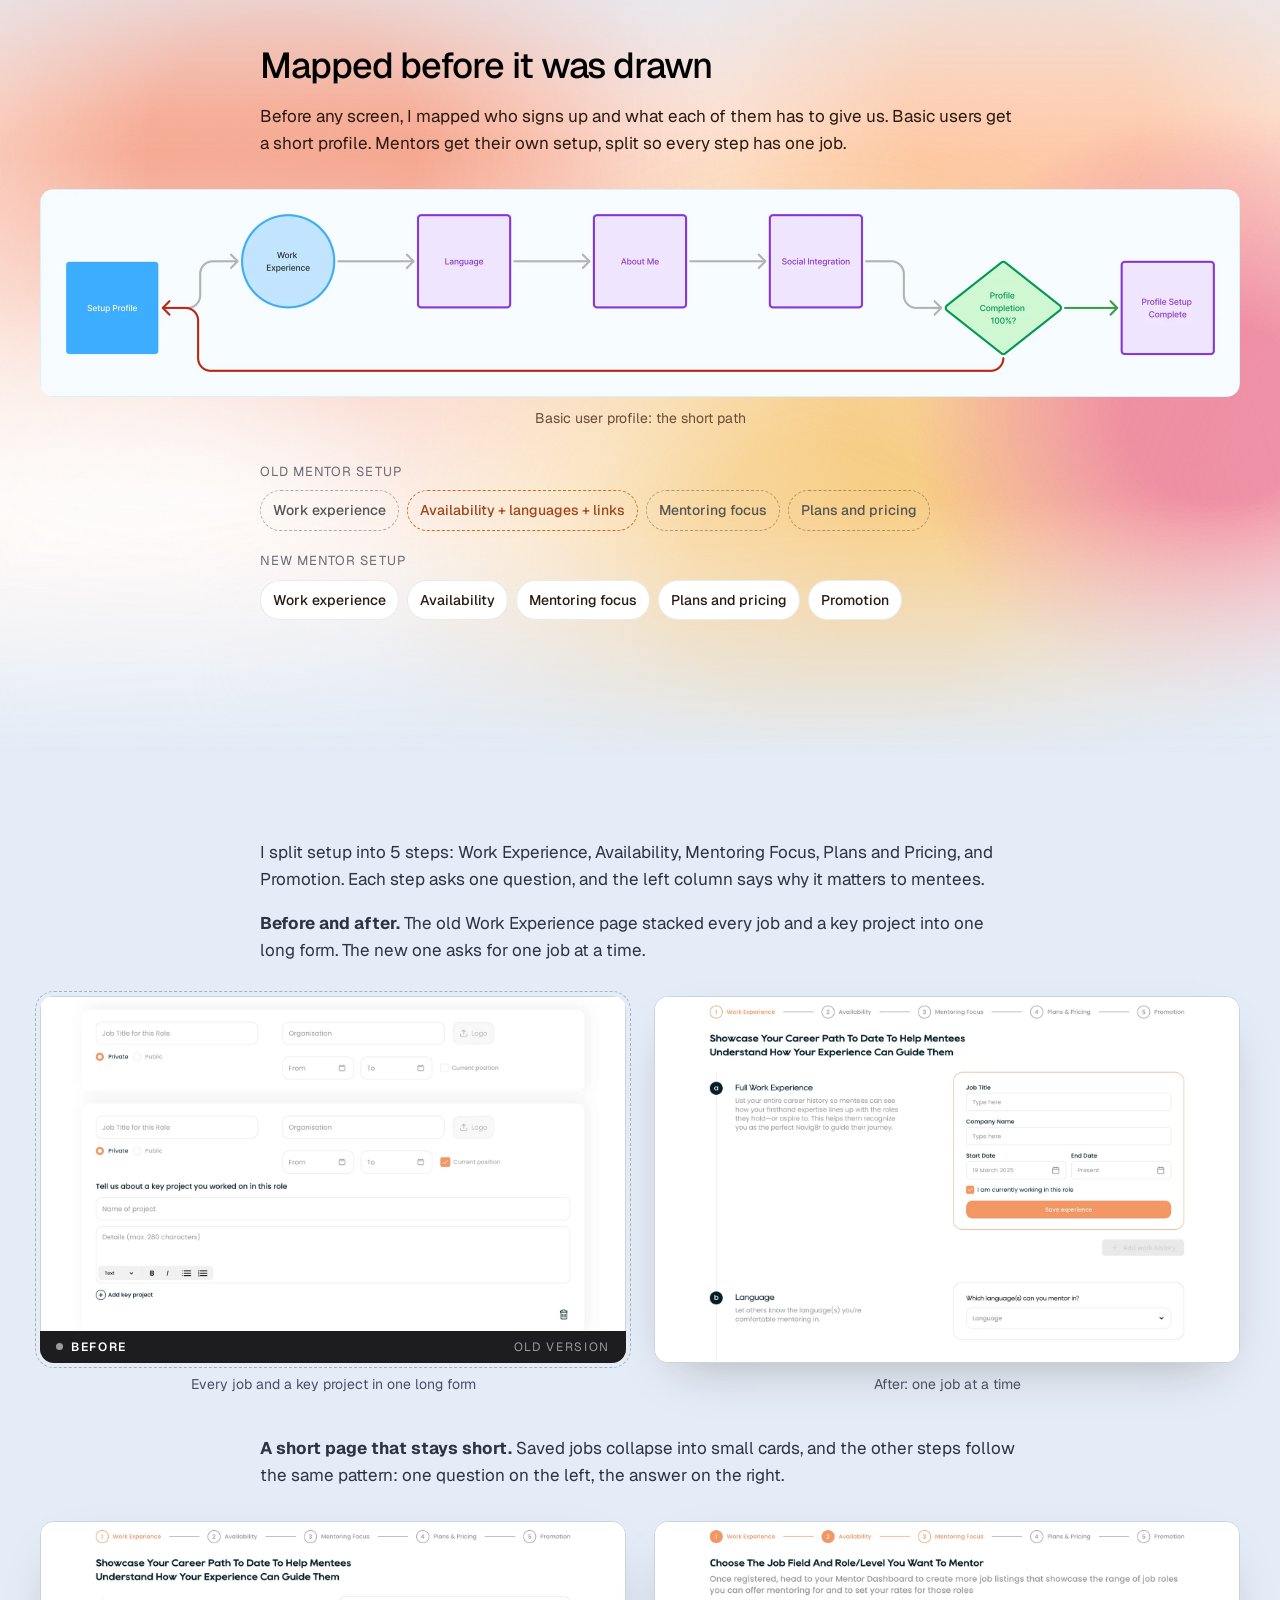
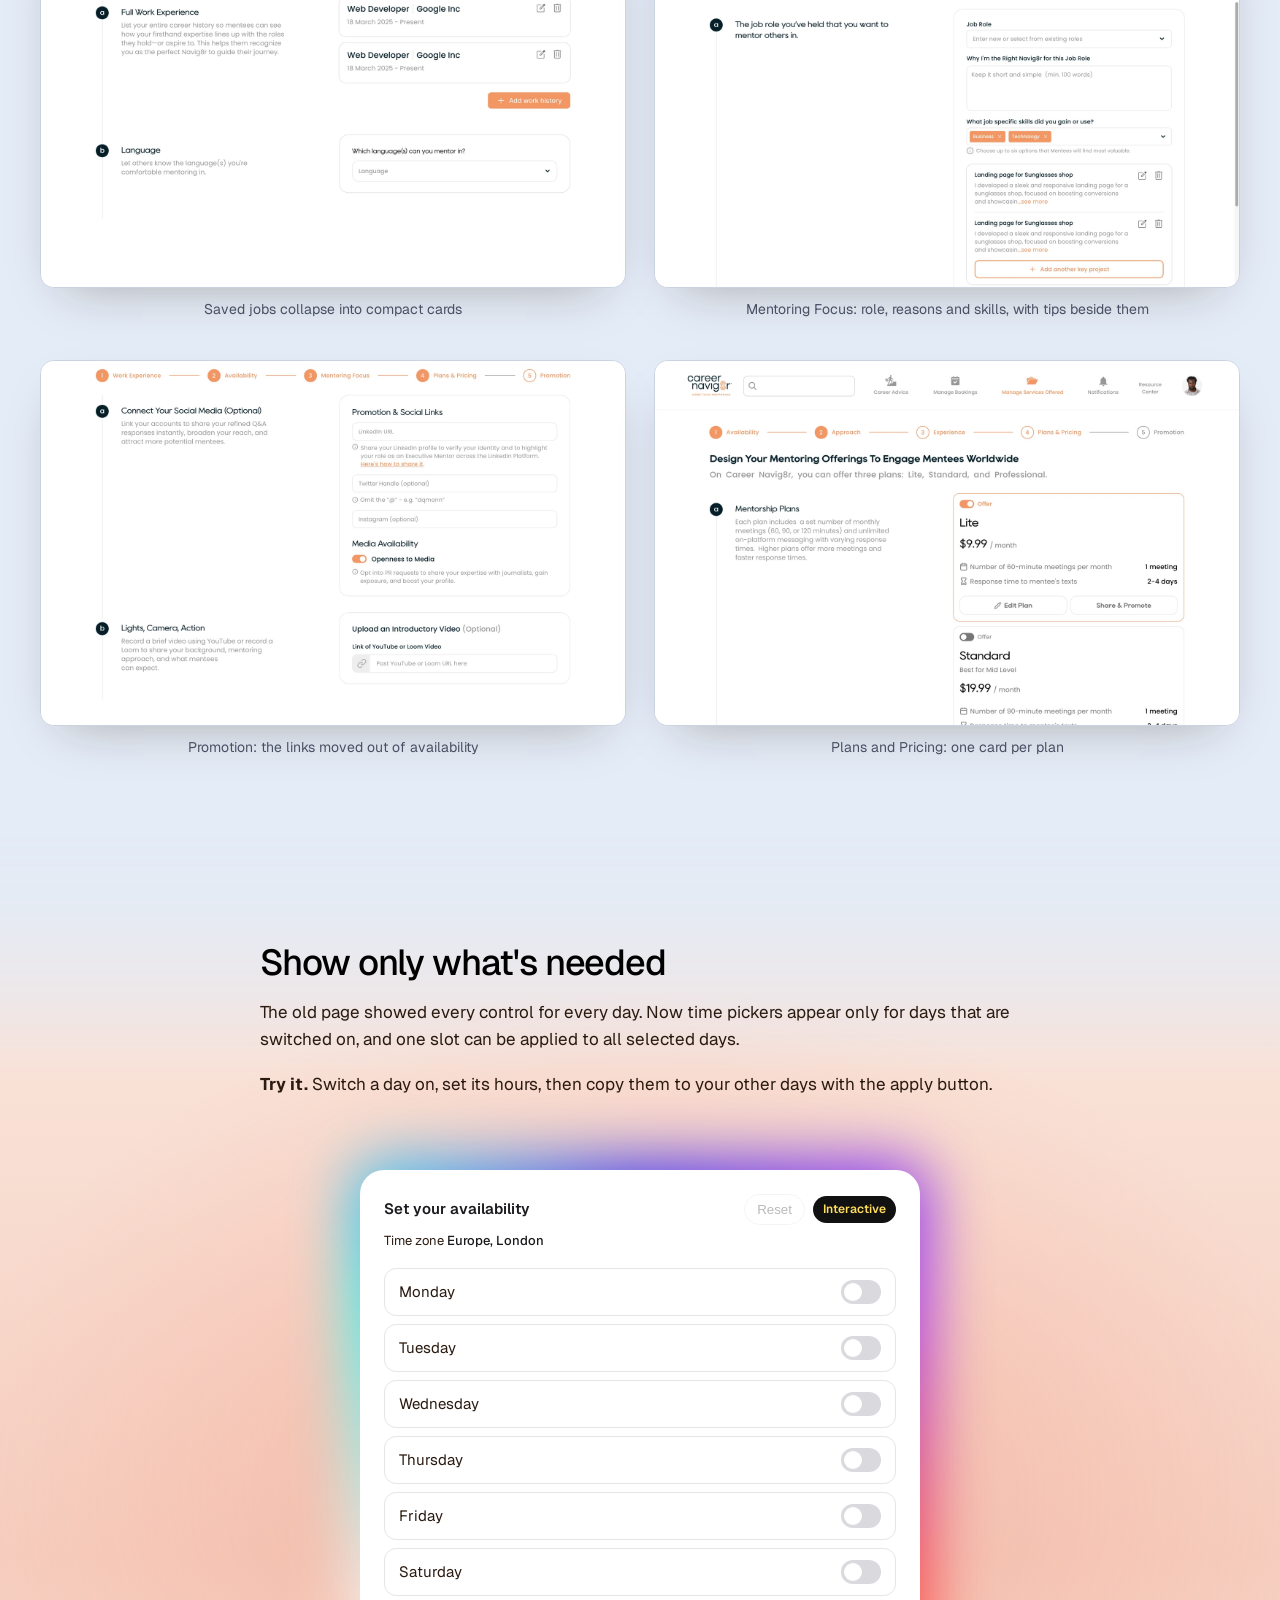
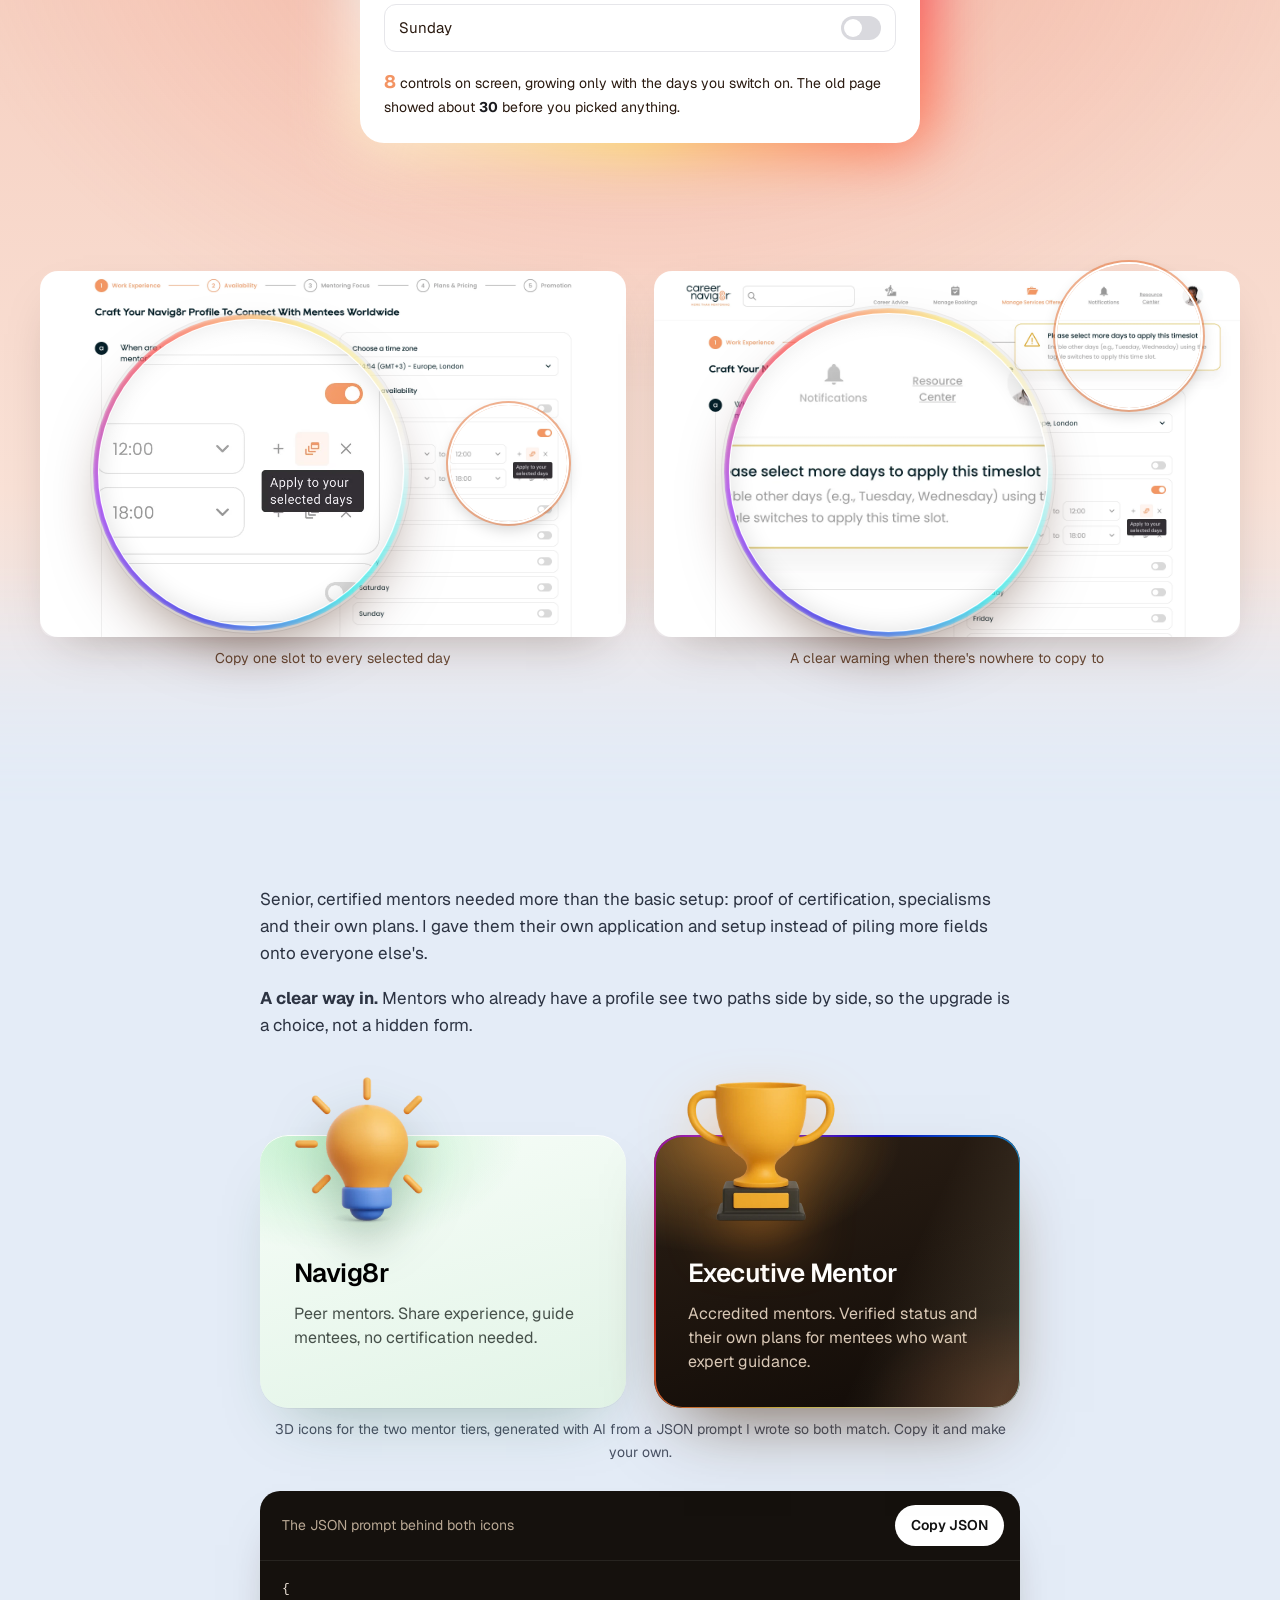
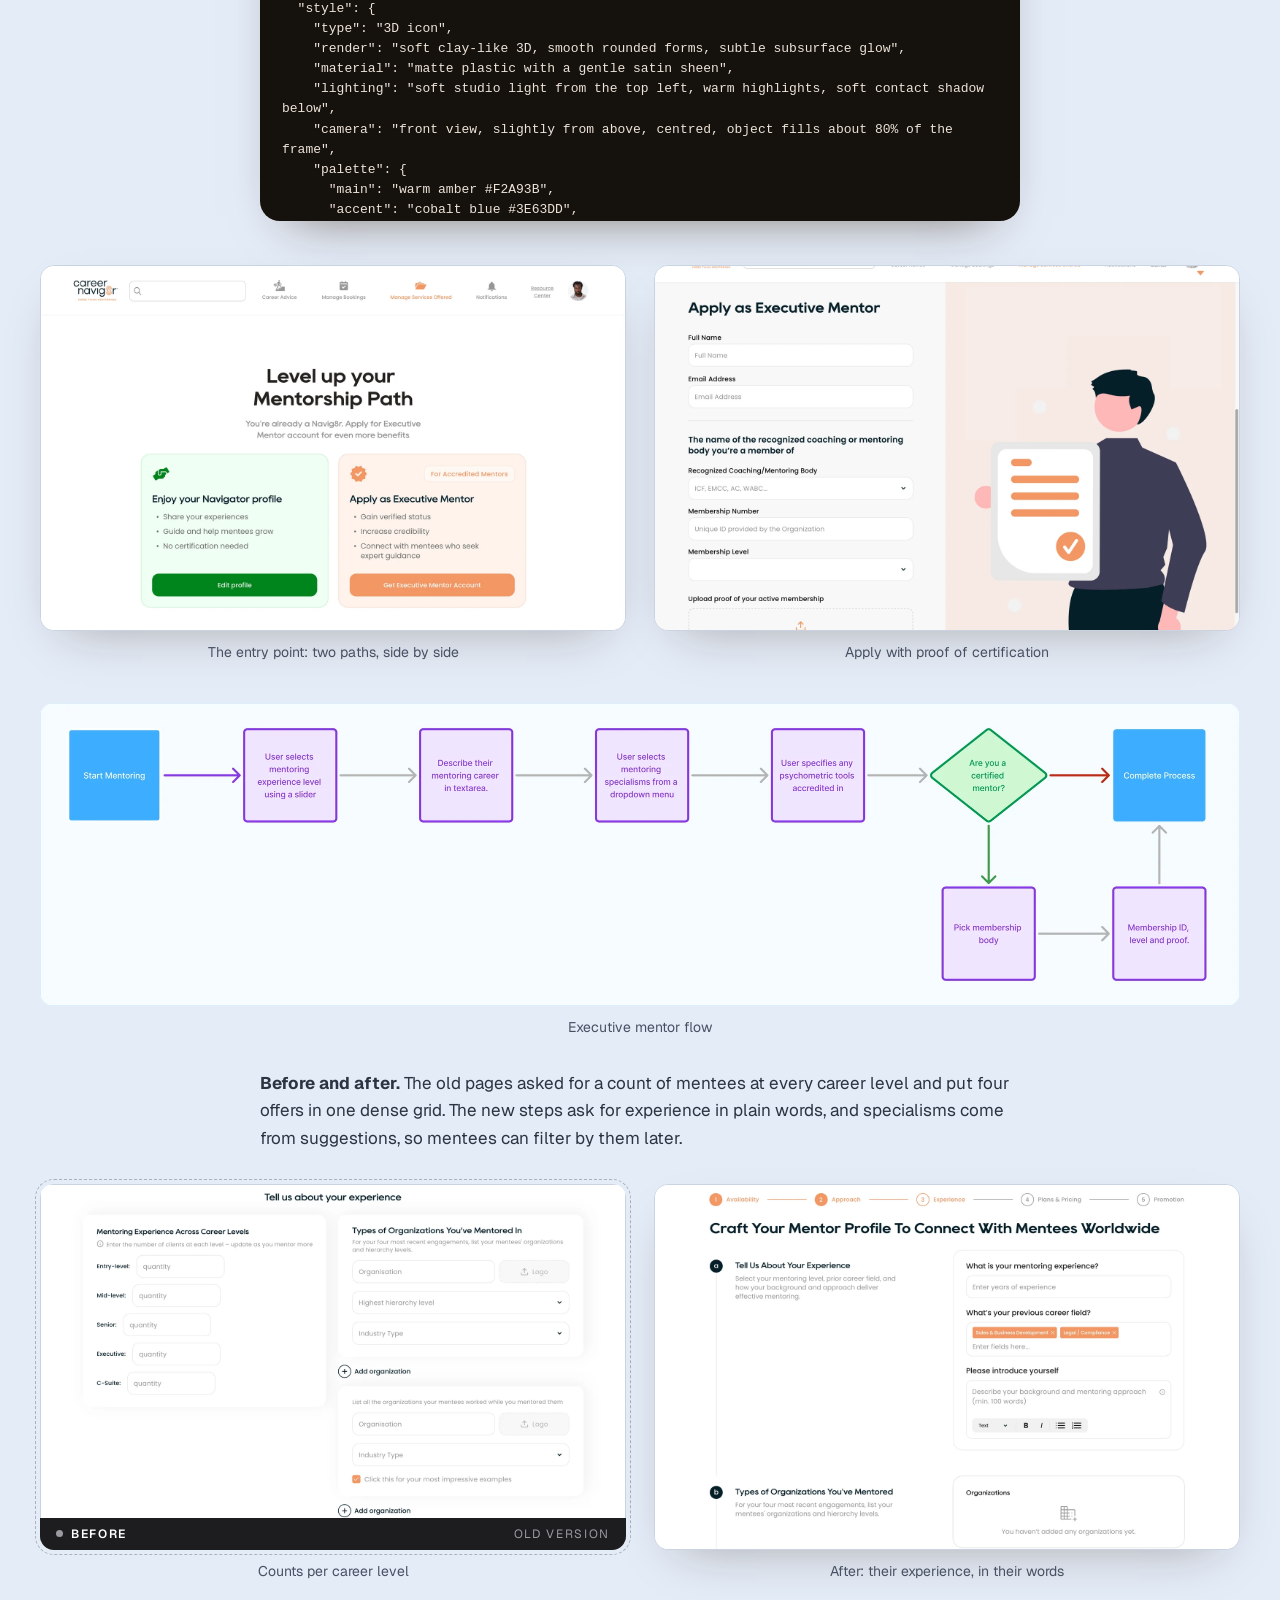
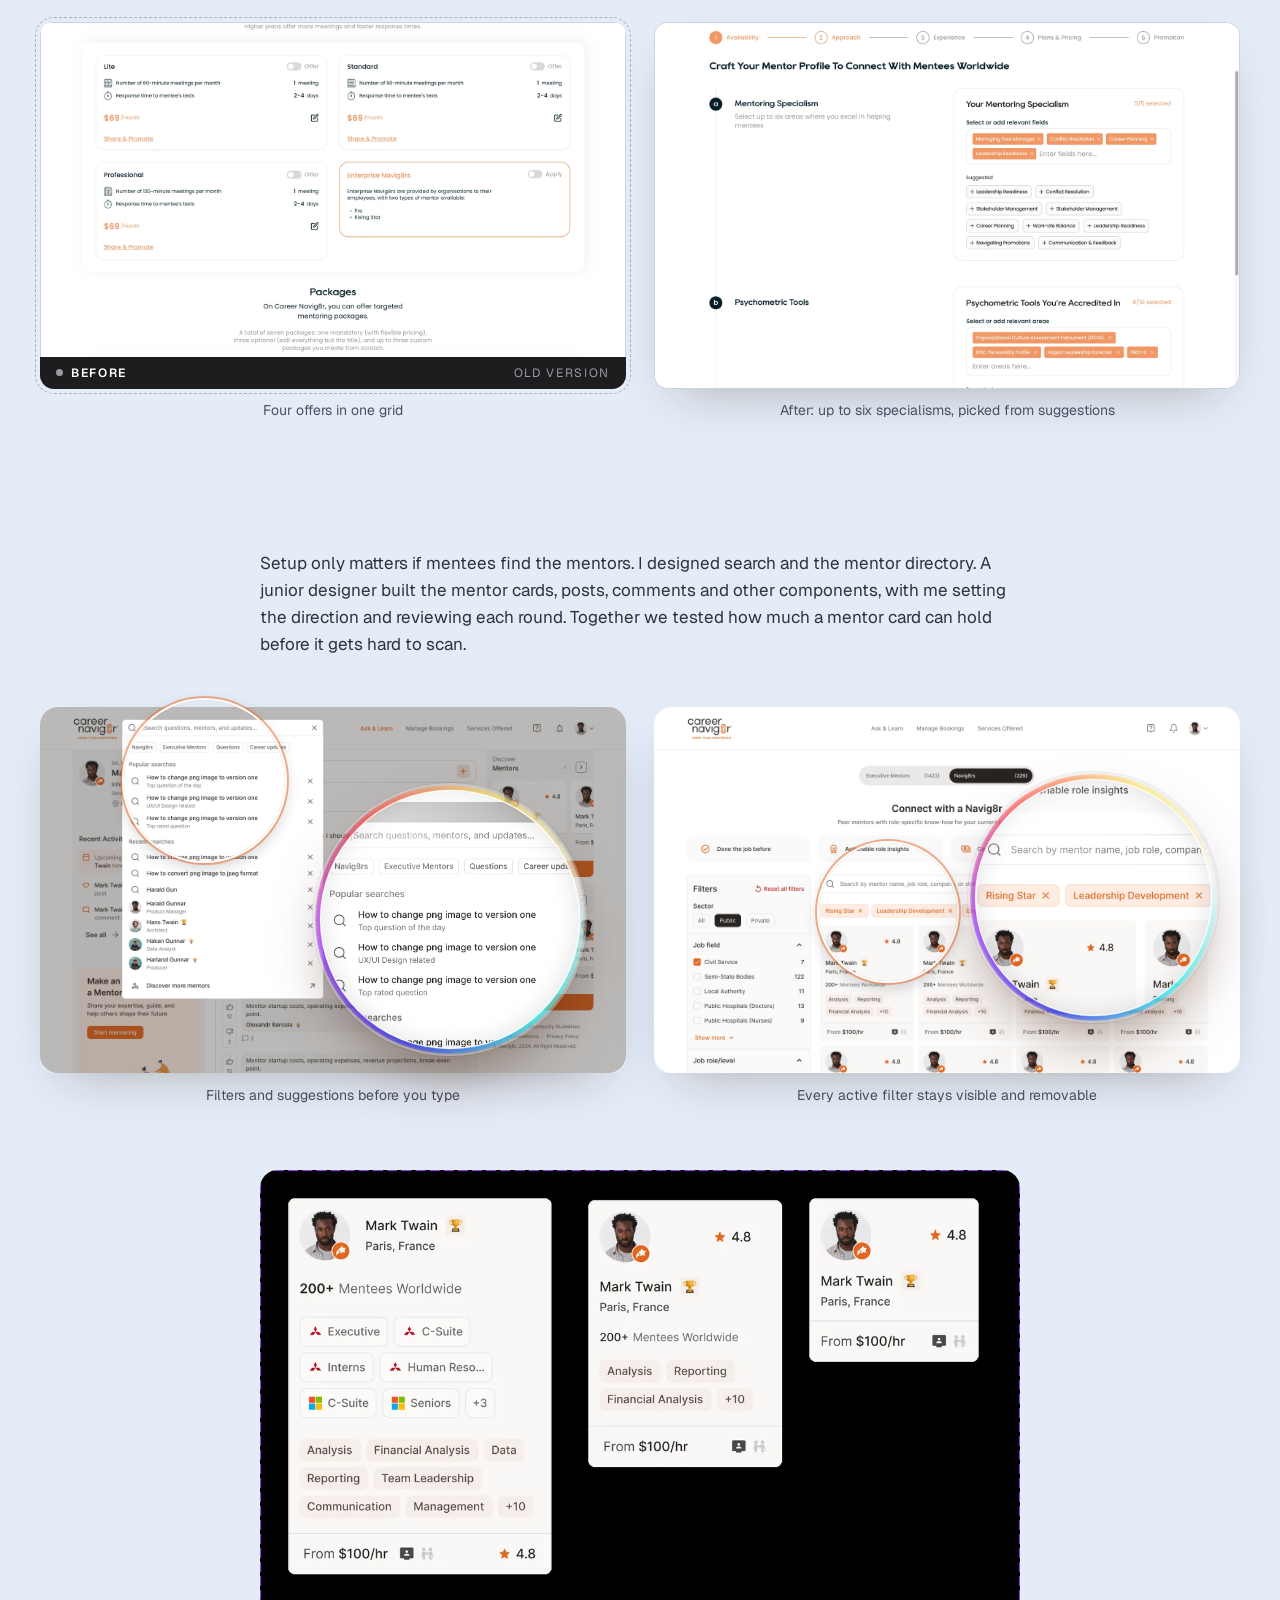
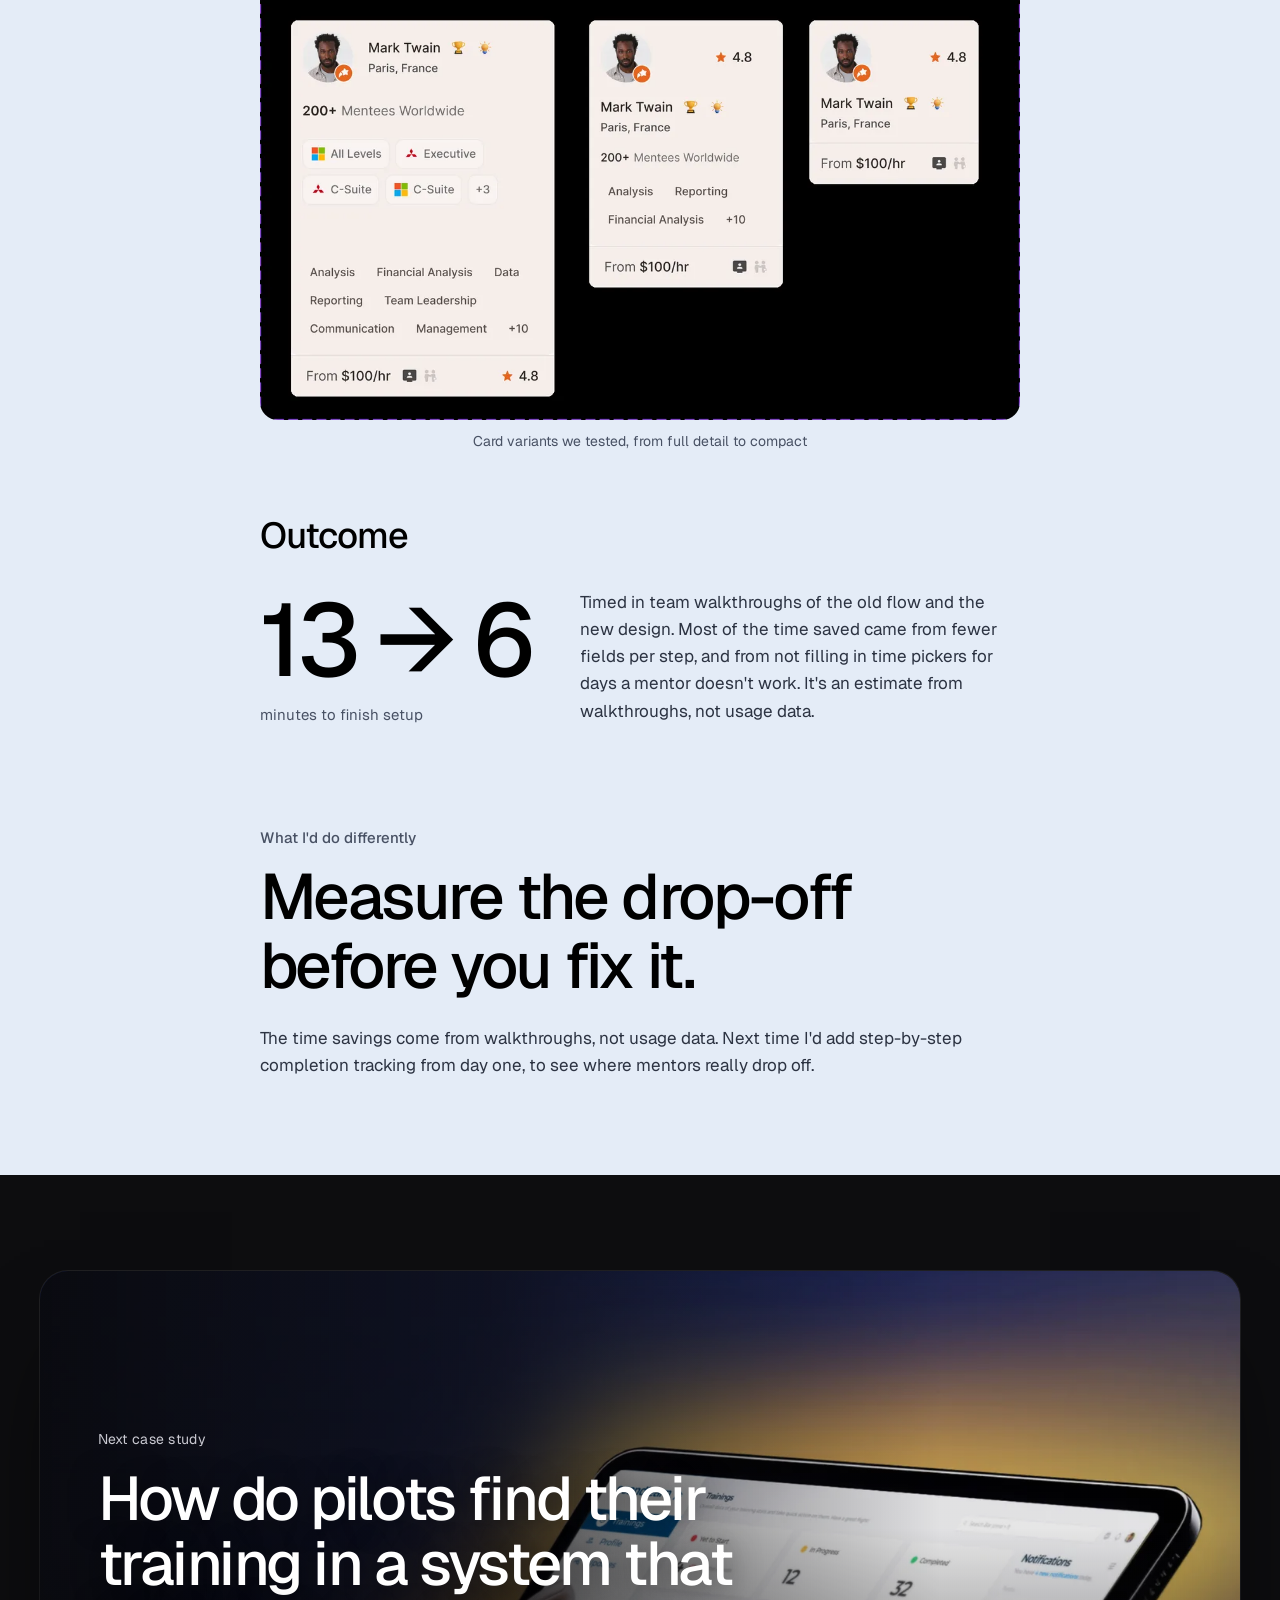
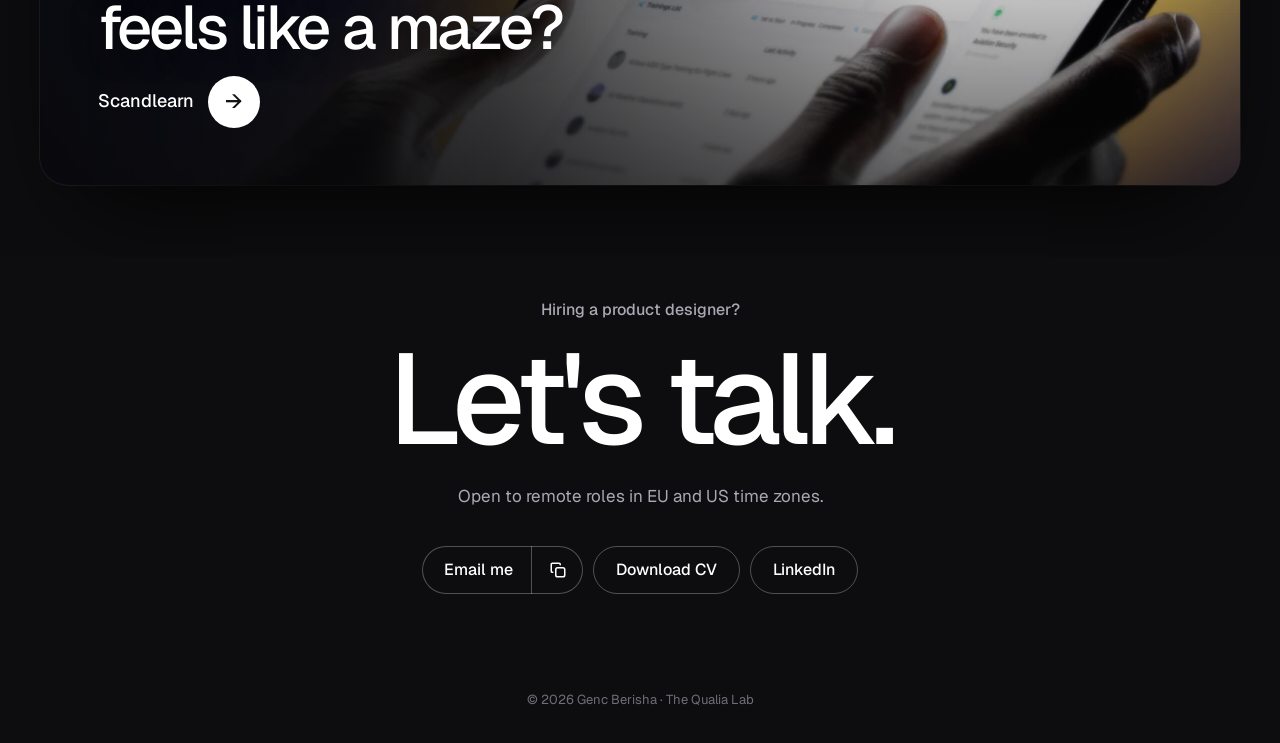
<file: career-navig8r/index.html>
<!doctype html>
<html lang="en">
<head>
<meta charset="utf-8">
<meta name="viewport" content="width=device-width, initial-scale=1">
<link rel="icon" type="image/svg+xml" href="/assets/favicon.svg">
  <link rel="icon" type="image/png" sizes="32x32" href="/assets/favicon-32.png">
  <link rel="apple-touch-icon" href="/assets/apple-touch-icon.png">
  <title>Career Navig8r case study · Genc Berisha</title>
<meta name="description" content="How do we get more mentors to finish their profile? A product design case study by Genc Berisha.">
<link rel="canonical" href="https://portfolio.thequalialab.com/career-navig8r/">
<meta name="theme-color" content="#e4ecf7">
<meta property="og:type" content="article">
<meta property="og:site_name" content="Genc Berisha">
<meta property="og:url" content="https://portfolio.thequalialab.com/career-navig8r/">
<meta property="og:title" content="Career Navig8r case study · Genc Berisha">
<meta property="og:description" content="How do we get more mentors to finish their profile? A product design case study by Genc Berisha.">
<meta property="og:image" content="https://portfolio.thequalialab.com/assets/og-career-navig8r.jpg">
<meta property="og:image:width" content="1200">
<meta property="og:image:height" content="630">
<meta property="og:image:alt" content="Career Navig8r case study: How do we get more mentors to finish their profile?">
<meta name="twitter:card" content="summary_large_image">
<meta name="twitter:title" content="Career Navig8r case study · Genc Berisha">
<meta name="twitter:description" content="How do we get more mentors to finish their profile?">
<meta name="twitter:image" content="https://portfolio.thequalialab.com/assets/og-career-navig8r.jpg">
<link rel="preconnect" href="https://fonts.googleapis.com">
<link rel="preconnect" href="https://fonts.gstatic.com" crossorigin>
<link href="https://fonts.googleapis.com/css2?family=Geist:wght@400;500;600&family=Instrument+Serif:ital@0;1&display=swap" rel="stylesheet">
<link rel="stylesheet" href="../styles.css?v=202611181945">
<link rel="stylesheet" href="../case.css?v=202611251613">

</head>
<body class="cs dark-stage v2 dark-end navig8r">
<header class="top">
  <a class="name logo" href="../"><img class="q q-on-light" src="../assets/q-black.svg" width="37" height="32" alt=""><img class="q q-on-dark" src="../assets/q-colour.svg" width="37" height="32" alt=""><span class="logo-text"><b>Genc Berisha</b><small>The Qualia Lab</small></span></a>
  <nav aria-label="Main">
    <a href="../#work">Work</a>
    <a href="../#about">About</a>
    <a href="../genc-berisha-cv.pdf" target="_blank" rel="noopener">CV</a>
    <span class="msplit nav-split"><a class="nav-cta" href="mailto:gencberisha3@gmail.com">Email me</a><button type="button" class="m-copy" data-copy="gencberisha3@gmail.com" aria-label="Copy email address" title="Copy email address"><svg class="i-copy" width="16" height="16" viewBox="0 0 24 24" fill="none" stroke="currentColor" stroke-width="2" stroke-linecap="round" stroke-linejoin="round" aria-hidden="true"><rect x="9" y="9" width="12" height="12" rx="2.5"/><path d="M5 15H4.5A1.5 1.5 0 0 1 3 13.5v-9A1.5 1.5 0 0 1 4.5 3h9A1.5 1.5 0 0 1 15 4.5V5"/></svg><svg class="i-ok" width="16" height="16" viewBox="0 0 24 24" fill="none" stroke="currentColor" stroke-width="2.4" stroke-linecap="round" stroke-linejoin="round" aria-hidden="true"><path d="M5 12.5l4.5 4.5L19 7.5"/></svg><span class="cta-tip" aria-live="polite"></span></button></span>
  </nav>
</header>
<main class="wrap">
  <div class="stage">
  <a class="back" href="../#work">All work</a>
  <h1 class="cs-title">How do we get more mentors to finish their profile?</h1>
  <p class="cs-intro"><b>Career Navig8r.</b> A mentoring platform where people learn from those who already succeeded in the job they want. I led design on onboarding and the core product.</p>
  <figure class="wide cover-desk" aria-label="Career Navig8r: the mentor directory and the home feed."><img src="../assets/cn2-home.webp" alt="" loading="eager"><img src="../assets/cn2-public.webp" alt="" loading="eager"></figure>
  <dl class="cs-facts"><div><dt>Role</dt><dd>Product Designer, design lead</dd></div><div><dt>My part</dt><dd>Took over from a previous designer. Redesigned mentor onboarding and search, and guided a junior designer on the cards, posts and comments.</dd></div><div><dt>Team</dt><dd>Founder, developers and a junior designer</dd></div><div><dt>Timeline</dt><dd>2025 to 2026, web</dd></div></dl>
  <ul class="cs-stats"><li><strong>13 → 6</strong><span>minutes to finish setup, timed in team walkthroughs</span></li><li><strong>30 → 8</strong><span>controls before a mentor picks a day</span></li><li><strong>5</strong><span>focused steps instead of 4 crowded ones</span></li></ul>
  <div class="tldr"><p class="tldr-h">The short version</p><ol><li><a href="#setup"><b>One topic per step.</b> I split mentor setup into 5 short steps instead of 4 crowded ones.</a></li><li><a href="#availability"><b>Show only what's needed.</b> Time pickers appear only for days that are on. A mentor starts with 8 controls, not about 30.</a></li><li><a href="#executive"><b>A separate path for executive mentors.</b> Certified senior mentors apply, then set their specialisms and plans.</a></li></ol></div>
  </div>
  <nav class="chapters" aria-label="Sections"><div class="ch-in"><div class="ch-tabs"><a href="#problem">Problem</a><a href="#process">Process</a><a href="#setup">Setup</a><a href="#availability">Availability</a><a href="#executive">Executive mentors</a><a href="#beyond">Beyond setup</a><a href="#outcome">Outcome</a></div><a class="ch-home" href="../"><svg width="16" height="16" viewBox="0 0 24 24" fill="none" stroke="currentColor" stroke-width="2" stroke-linecap="round" stroke-linejoin="round" aria-hidden="true"><path d="M3 10.5 12 3l9 7.5V20a1 1 0 0 1-1 1h-5v-6H9v6H4a1 1 0 0 1-1-1z"/></svg>Home</a></div></nav>
  <article class="cs-body"><section id="problem" class=""><h2>The problem</h2><div class="split"><p class="big-stat">30<small>controls on one setup page</small></p><p>No mentors, no bookings. I took over mentor onboarding from a previous designer, and it was the hardest flow in the product: 4 crowded steps, a 100-word essay, and one page asking for availability, languages and links all at once.</p></div><p class="evidence">The founder's verdict on the old flow was simple: <b>the process is too long.</b> That became the brief.</p><p>Open any screen to see the whole page.</p><div class="lp-row"><figure class="lp-fig old"><div class="lp" style="--x:0.2;--y:0.45;--lx:0.7;--ly:0.54;--d:40;--z:1.6;--img:url(../assets/cn2-b_avail-hi.webp)"><img src="../assets/cn2-b_avail-hi.webp" data-full="../assets/full/cn2-b_avail.webp" alt="The old Availability page: time zone, every day with its own time pickers, languages, and LinkedIn, Twitter and Instagram links, all on one page. The magnifier shows that days switched off still show their time pickers." loading="lazy"><span class="lp-ring" aria-hidden="true"></span><span class="lp-lens" aria-hidden="true"></span><p class="old-strip"><span>Before</span><span>Old version</span></p></div><figcaption>Before: time pickers for all 7 days, even the ones switched off</figcaption></figure><figure class="lp-fig old"><div class="lp" style="--x:0.36;--y:0.23;--lx:0.7;--ly:0.56;--d:42;--z:1.4;--img:url(../assets/cn2-b_focus-hi.webp)"><img src="../assets/cn2-b_focus-hi.webp" data-full="../assets/full/cn2-b_focus.webp" alt="The old Mentoring Focus page: job role, a 100-word essay, skills, a key project and an intro video side by side. The magnifier shows the essay field, half covered by a tips popup." loading="lazy"><span class="lp-ring" aria-hidden="true"></span><span class="lp-lens" aria-hidden="true"></span><p class="old-strip"><span>Before</span><span>Old version</span></p></div><figcaption>Before: a 100-word essay, half hidden by a tips popup</figcaption></figure></div></section><section id="process" class="band"><h2>Mapped before it was drawn</h2><p>Before any screen, I mapped who signs up and what each of them has to give us. Basic users get a short profile. Mentors get their own setup, split so every step has one job.</p><figure class="wide"><img src="../assets/cn2-flow-profile.webp" alt="Flow: profile setup for a basic user, from work experience to language, about me and social links, until the profile is complete." loading="lazy"><figcaption>Basic user profile: the short path</figcaption></figure><ol class="steps-cmp"><li><span>Old mentor setup</span><b>Work experience</b><b>Availability + languages + links</b><b>Mentoring focus</b><b>Plans and pricing</b></li><li><span>New mentor setup</span><b>Work experience</b><b>Availability</b><b>Mentoring focus</b><b>Plans and pricing</b><b>Promotion</b></li></ol></section><section id="setup" class=""><h2>One topic per step</h2><p>I split setup into 5 steps: Work Experience, Availability, Mentoring Focus, Plans and Pricing, and Promotion. Each step asks one question, and the left column says why it matters to mentees.</p><p><b>Before and after.</b> The old Work Experience page stacked every job and a key project into one long form. The new one asks for one job at a time.</p><div class="phones two desk"><figure class="old"><div class="old-shot"><img src="../assets/cn2-b_work.webp" data-full="../assets/full/cn2-b_work.webp" alt="The old Work Experience page: job title, organisation, dates and a key project form stacked for each role." loading="lazy"><p class="old-strip"><span>Before</span><span>Old version</span></p></div><figcaption>Every job and a key project in one long form</figcaption></figure><figure><img src="../assets/cn2-work-add.webp" data-full="../assets/full/cn2-work-add.webp" alt="The new Work Experience step, adding a single job." loading="lazy"><figcaption>After: one job at a time</figcaption></figure></div><p><b>A short page that stays short.</b> Saved jobs collapse into small cards, and the other steps follow the same pattern: one question on the left, the answer on the right.</p><div class="phones two desk"><figure><img src="../assets/cn2-work-filled.webp" data-full="../assets/full/cn2-work-filled.webp" alt="Work Experience step with two saved jobs shown as compact cards." loading="lazy"><figcaption>Saved jobs collapse into compact cards</figcaption></figure><figure><img src="../assets/cn2-focus.webp" data-full="../assets/full/cn2-focus.webp" alt="Mentoring Focus step: the job role, why you&#x27;re the right mentor for it, and the skills you gained." loading="lazy"><figcaption>Mentoring Focus: role, reasons and skills, with tips beside them</figcaption></figure><figure><img src="../assets/cn2-promotion.webp" data-full="../assets/full/cn2-promotion.webp" alt="Promotion step: LinkedIn, Twitter and Instagram links, and openness to media requests." loading="lazy"><figcaption>Promotion: the links moved out of availability</figcaption></figure><figure><img src="../assets/cn2-plans.webp" data-full="../assets/full/cn2-plans.webp" alt="Plans and Pricing step: Lite, Standard and Professional plans, each with an Offer switch." loading="lazy"><figcaption>Plans and Pricing: one card per plan</figcaption></figure></div></section><section id="availability" class="warm"><h2>Show only what's needed</h2><p>The old page showed every control for every day. Now time pickers appear only for days that are switched on, and one slot can be applied to all selected days.</p><p><b>Try it.</b> Switch a day on, set its hours, then copy them to your other days with the apply button.</p><div class="avail"><div class="av-toast" role="status" aria-live="polite" hidden></div><div class="av-head"><span class="av-title">Set your availability</span><span class="av-head-r"><button type="button" class="av-reset" disabled>Reset</button><span class="wn-try">Interactive</span></span></div><p class="av-zone">Time zone <b>Europe, London</b></p><ul class="av-days"><li data-day="Monday"><label class="av-row"><span>Monday</span><input type="checkbox" class="av-sw" aria-label="Available on Monday"></label><div class="av-slots" hidden></div></li><li data-day="Tuesday"><label class="av-row"><span>Tuesday</span><input type="checkbox" class="av-sw" aria-label="Available on Tuesday"></label><div class="av-slots" hidden></div></li><li data-day="Wednesday"><label class="av-row"><span>Wednesday</span><input type="checkbox" class="av-sw" aria-label="Available on Wednesday"></label><div class="av-slots" hidden></div></li><li data-day="Thursday"><label class="av-row"><span>Thursday</span><input type="checkbox" class="av-sw" aria-label="Available on Thursday"></label><div class="av-slots" hidden></div></li><li data-day="Friday"><label class="av-row"><span>Friday</span><input type="checkbox" class="av-sw" aria-label="Available on Friday"></label><div class="av-slots" hidden></div></li><li data-day="Saturday"><label class="av-row"><span>Saturday</span><input type="checkbox" class="av-sw" aria-label="Available on Saturday"></label><div class="av-slots" hidden></div></li><li data-day="Sunday"><label class="av-row"><span>Sunday</span><input type="checkbox" class="av-sw" aria-label="Available on Sunday"></label><div class="av-slots" hidden></div></li></ul><p class="av-count"><b class="av-n">8</b> controls on screen, growing only with the days you switch on. The old page showed about <b>30</b> before you picked anything.</p></div><div class="lp-row"><figure class="lp-fig"><div class="lp" style="--x:0.8;--y:0.525;--lx:0.36;--ly:0.55;--d:52;--z:2.6;--img:url(../assets/cn2-avail-apply-hi.webp)"><img src="../assets/cn2-avail-apply-hi.webp" data-full="../assets/full/cn2-avail-apply.webp" alt="Availability with Tuesday on and two time slots. A magnifier shows the copy button and its tooltip: Apply to your selected days." loading="lazy"><span class="lp-ring" aria-hidden="true"></span><span class="lp-lens" aria-hidden="true"></span></div><figcaption>Copy one slot to every selected day</figcaption></figure><figure class="lp-fig"><div class="lp" style="--x:0.81;--y:0.178;--lx:0.4;--ly:0.55;--d:54;--z:2.2;--img:url(../assets/cn2-avail-warn-hi.webp)"><img src="../assets/cn2-avail-warn-hi.webp" data-full="../assets/full/cn2-avail-warn.webp" alt="Availability with a warning at the top. A magnifier shows it: Please select more days to apply this timeslot." loading="lazy"><span class="lp-ring" aria-hidden="true"></span><span class="lp-lens" aria-hidden="true"></span></div><figcaption>A clear warning when there's nowhere to copy to</figcaption></figure></div></section><section id="executive" class=""><h2>A separate path for executive mentors</h2><p>Senior, certified mentors needed more than the basic setup: proof of certification, specialisms and their own plans. I gave them their own application and setup instead of piling more fields onto everyone else's.</p><p><b>A clear way in.</b> Mentors who already have a profile see two paths side by side, so the upgrade is a choice, not a hidden form.</p><figure class="tiers"><div class="tier-row"><div class="tier"><div class="tier-ic"><img src="../assets/cn2-icon-bulb.webp" alt="" width="160" height="160"></div><div class="tier-tx"><b>Navig8r</b><span>Peer mentors. Share experience, guide mentees, no certification needed.</span></div></div><div class="tier exec"><div class="tier-ic"><img src="../assets/cn2-icon-trophy.webp" alt="" width="160" height="160"></div><div class="tier-tx"><b>Executive Mentor</b><span>Accredited mentors. Verified status and their own plans for mentees who want expert guidance.</span></div></div></div><figcaption>3D icons for the two mentor tiers, generated with AI from a JSON prompt I wrote so both match. Copy it and make your own.</figcaption><div class="tier-json"><div class="tier-json-h"><span>The JSON prompt behind both icons</span><button type="button" class="tj-copy">Copy JSON</button></div><pre><code>{
  &quot;style&quot;: {
    &quot;type&quot;: &quot;3D icon&quot;,
    &quot;render&quot;: &quot;soft clay-like 3D, smooth rounded forms, subtle subsurface glow&quot;,
    &quot;material&quot;: &quot;matte plastic with a gentle satin sheen&quot;,
    &quot;lighting&quot;: &quot;soft studio light from the top left, warm highlights, soft contact shadow below&quot;,
    &quot;camera&quot;: &quot;front view, slightly from above, centred, object fills about 80% of the frame&quot;,
    &quot;palette&quot;: {
      &quot;main&quot;: &quot;warm amber #F2A93B&quot;,
      &quot;accent&quot;: &quot;cobalt blue #3E63DD&quot;,
      &quot;dark&quot;: &quot;charcoal #2B2B2E&quot;
    },
    &quot;background&quot;: &quot;transparent&quot;,
    &quot;details&quot;: &quot;no text, no outlines, no extra props, minimal and friendly&quot;
  },
  &quot;output&quot;: {
    &quot;size&quot;: &quot;1024x1024&quot;,
    &quot;format&quot;: &quot;PNG with transparency&quot;
  },
  &quot;icons&quot;: [
    {
      &quot;name&quot;: &quot;Navig8r&quot;,
      &quot;subject&quot;: &quot;a glowing light bulb with short rounded light rays around it&quot;,
      &quot;uses&quot;: &quot;amber glass, cobalt blue base&quot;
    },
    {
      &quot;name&quot;: &quot;Executive Mentor&quot;,
      &quot;subject&quot;: &quot;a trophy cup with two handles on a stepped base with a small plaque&quot;,
      &quot;uses&quot;: &quot;amber cup, charcoal base, amber plaque&quot;
    }
  ]
}</code></pre></div></figure><div class="phones two desk"><figure><img src="../assets/cn2-path.webp" data-full="../assets/full/cn2-path.webp" alt="Level up your Mentorship Path: Enjoy your Navigator profile, or Apply as Executive Mentor for accredited mentors." loading="lazy"><figcaption>The entry point: two paths, side by side</figcaption></figure><figure><img src="../assets/cn2-exec-apply.webp" data-full="../assets/full/cn2-exec-apply.webp" alt="Apply as Executive Mentor: name, email, coaching body, membership number and level, proof upload." loading="lazy"><figcaption>Apply with proof of certification</figcaption></figure></div><figure class="wide"><img src="../assets/cn2-flow-mentor.webp" alt="Flow: executive mentor setup. Experience level, career, specialisms, psychometric tools, then if certified: membership body, ID, level and proof." loading="lazy"><figcaption>Executive mentor flow</figcaption></figure><p><b>Before and after.</b> The old pages asked for a count of mentees at every career level and put four offers in one dense grid. The new steps ask for experience in plain words, and specialisms come from suggestions, so mentees can filter by them later.</p><div class="phones two desk"><figure class="old"><div class="old-shot"><img src="../assets/cn2-b_exec.webp" data-full="../assets/full/cn2-b_exec.webp" alt="The old executive experience page: quantity fields for each career level and a list of organisations." loading="lazy"><p class="old-strip"><span>Before</span><span>Old version</span></p></div><figcaption>Counts per career level</figcaption></figure><figure><img src="../assets/cn2-exec-experience.webp" data-full="../assets/full/cn2-exec-experience.webp" alt="Tell us about your experience: years of mentoring, previous career field, and an introduction." loading="lazy"><figcaption>After: their experience, in their words</figcaption></figure><figure class="old"><div class="old-shot"><img src="../assets/cn2-b_plans.webp" data-full="../assets/full/cn2-b_plans.webp" alt="The old plans page: Lite, Standard, Professional and Enterprise in one grid." loading="lazy"><p class="old-strip"><span>Before</span><span>Old version</span></p></div><figcaption>Four offers in one grid</figcaption></figure><figure><img src="../assets/cn2-exec-specialism.webp" data-full="../assets/full/cn2-exec-specialism.webp" alt="Mentoring Specialism: pick up to six areas, with suggestions, plus psychometric tools." loading="lazy"><figcaption>After: up to six specialisms, picked from suggestions</figcaption></figure></div></section><section id="beyond" class=""><h2>Beyond setup</h2><p>Setup only matters if mentees find the mentors. I designed search and the mentor directory. A junior designer built the mentor cards, posts, comments and other components, with me setting the direction and reviewing each round. Together we tested how much a mentor card can hold before it gets hard to scan.</p><div class="lp-row"><figure class="lp-fig"><div class="lp" style="--x:0.28;--y:0.2;--lx:0.7;--ly:0.58;--d:44;--z:1.6;--img:url(../assets/cn2-search-hi.webp)"><img src="../assets/cn2-search-hi.webp" data-full="../assets/full/cn2-search.webp" alt="Search overlay with filters for Navig8rs, Executive Mentors, Questions and Career updates, plus popular and recent searches. The magnifier shows the filter chips and the first suggestions." loading="lazy"><span class="lp-ring" aria-hidden="true"></span><span class="lp-lens" aria-hidden="true"></span></div><figcaption>Filters and suggestions before you type</figcaption></figure><figure class="lp-fig"><div class="lp" style="--x:0.4;--y:0.56;--lx:0.75;--ly:0.52;--d:40;--z:1.7;--img:url(../assets/cn2-public-hi.webp)"><img src="../assets/cn2-public-hi.webp" data-full="../assets/full/cn2-public.webp" alt="Connect with a Navig8r: directory with sector, job field and level filters, active filter chips and mentor cards. The magnifier shows the active filter chips, each one removable." loading="lazy"><span class="lp-ring" aria-hidden="true"></span><span class="lp-lens" aria-hidden="true"></span></div><figcaption>Every active filter stays visible and removable</figcaption></figure></div><figure class=""><img src="../assets/cn-cards.webp" alt="Mentor card variants, from a full card with levels and skills to a compact one with name, rating and price." loading="lazy"><figcaption>Card variants we tested, from full detail to compact</figcaption></figure></section><section id="outcome" class=""><h2>Outcome</h2><div class="split"><p class="big-stat">13 → 6<small>minutes to finish setup</small></p><p>Timed in team walkthroughs of the old flow and the new design. Most of the time saved came from fewer fields per step, and from not filling in time pickers for days a mentor doesn't work. It's an estimate from walkthroughs, not usage data.</p></div></section><section class="lesson"><h2>What I'd do differently</h2><p class="lesson-big">Measure the drop-off before you fix it.</p><p>The time savings come from walkthroughs, not usage data. Next time I'd add step-by-step completion tracking from day one, to see where mentors really drop off.</p></section></article>
  <a class="next" href="../scandlearn/"><span class="next-text"><span class="next-k">Next case study</span><b>How do pilots find their training in a system that feels like a maze?</b><em>Scandlearn<i aria-hidden="true">→</i></em></span><span class="next-img"><img src="../assets/thumb-scandlearn.webp" alt="" loading="lazy"></span></a>
</main>
<footer class="contact close"><div class="close-in"><p class="close-k">Hiring a product designer?</p><h2>Let's talk.</h2><p class="close-sub">Open to remote roles in EU and US time zones.</p><div class="close-ctas"><span class="cta-split"><a class="cta-y" href="mailto:gencberisha3@gmail.com">Email me</a><button type="button" class="cta-copy" data-copy="gencberisha3@gmail.com" aria-label="Copy email address" title="Copy email address"><svg class="i-copy" width="18" height="18" viewBox="0 0 24 24" fill="none" stroke="currentColor" stroke-width="2" stroke-linecap="round" stroke-linejoin="round" aria-hidden="true"><rect x="9" y="9" width="12" height="12" rx="2.5"/><path d="M5 15H4.5A1.5 1.5 0 0 1 3 13.5v-9A1.5 1.5 0 0 1 4.5 3h9A1.5 1.5 0 0 1 15 4.5V5"/></svg><svg class="i-ok" width="18" height="18" viewBox="0 0 24 24" fill="none" stroke="currentColor" stroke-width="2.4" stroke-linecap="round" stroke-linejoin="round" aria-hidden="true"><path d="M5 12.5l4.5 4.5L19 7.5"/></svg><span class="cta-tip" aria-live="polite"></span></button></span><a class="cta-o" href="../genc-berisha-cv.pdf" target="_blank" rel="noopener">Download CV</a><a class="cta-o" href="https://www.linkedin.com/in/genc-berisha">LinkedIn</a></div><p class="fine">© 2026 Genc Berisha · The Qualia Lab</p></div><div class="close-lines" aria-hidden="true"></div></footer>
<script src="../case.js?v=202611251613"></script>
<script src="../poke.js?v=202611191305" defer></script>
<script src="../cursors.js?v=202611241442" defer></script>
</body>
</html>
</file>
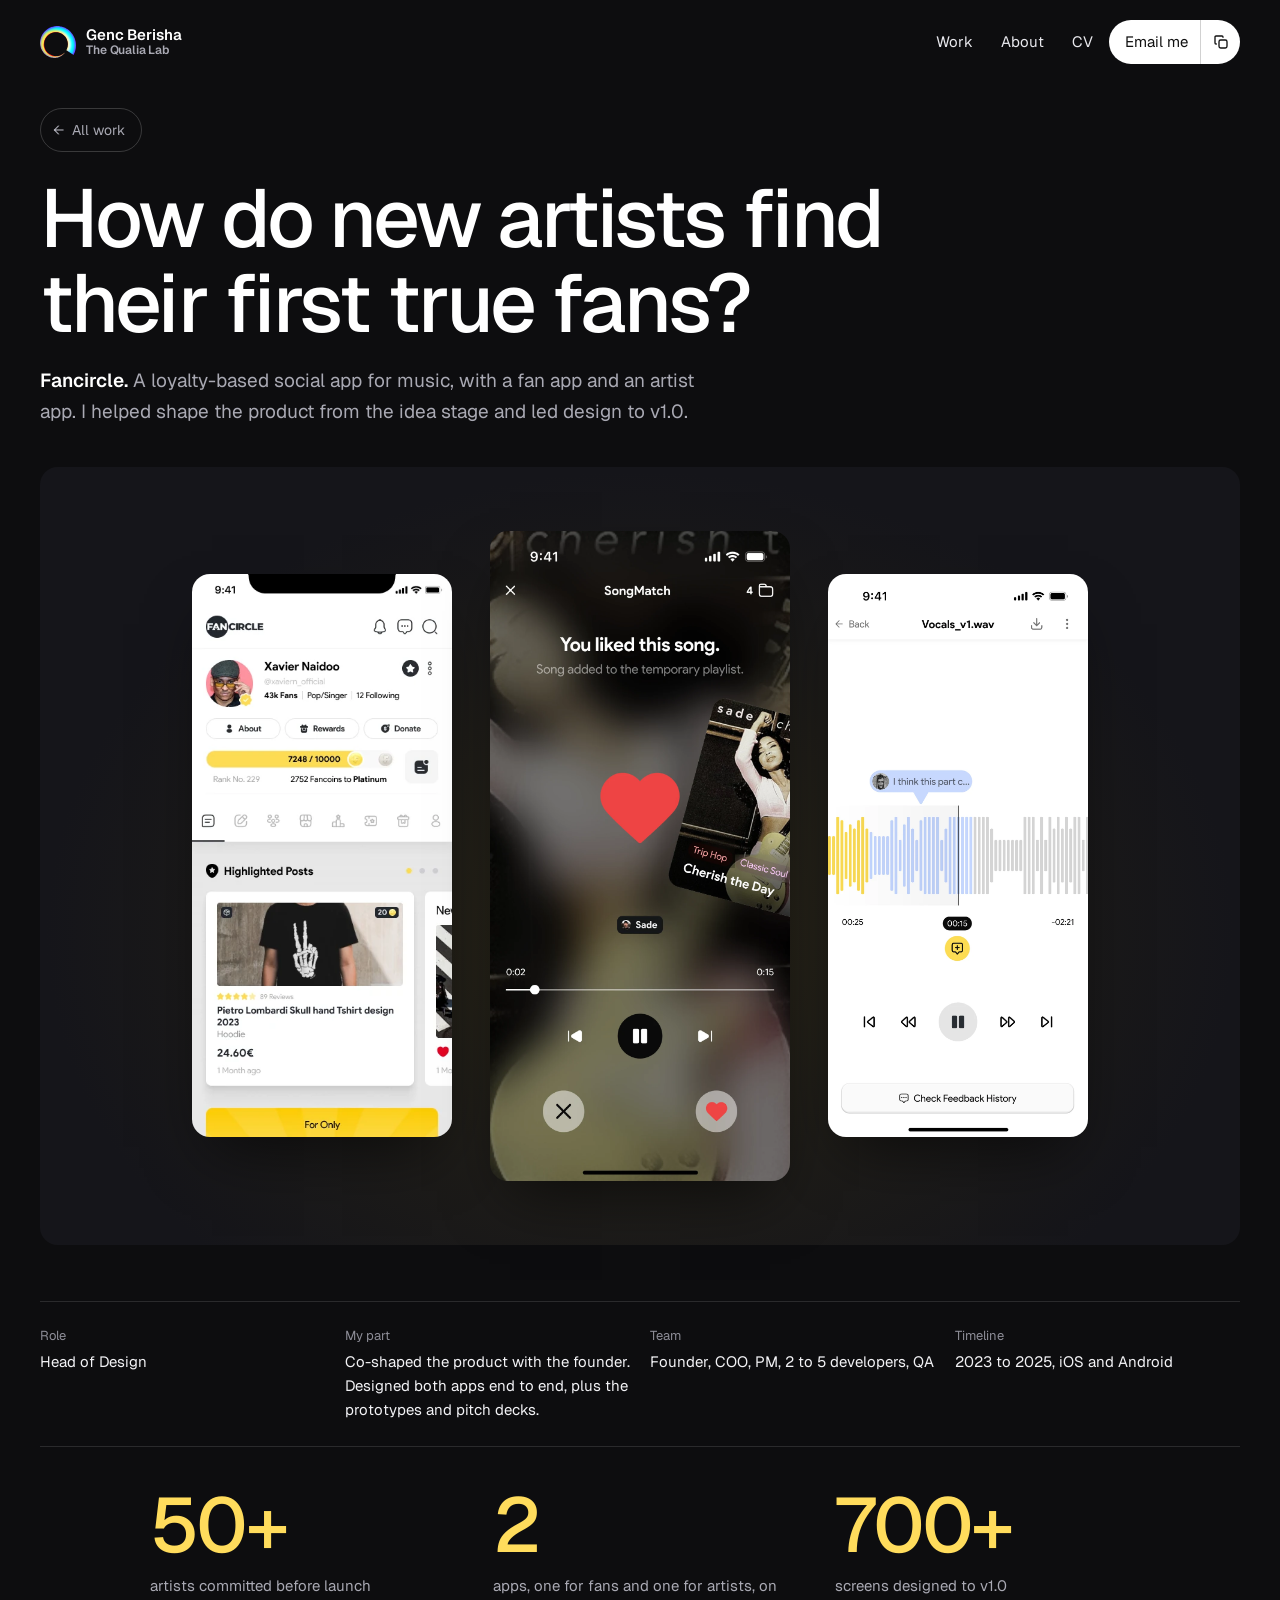
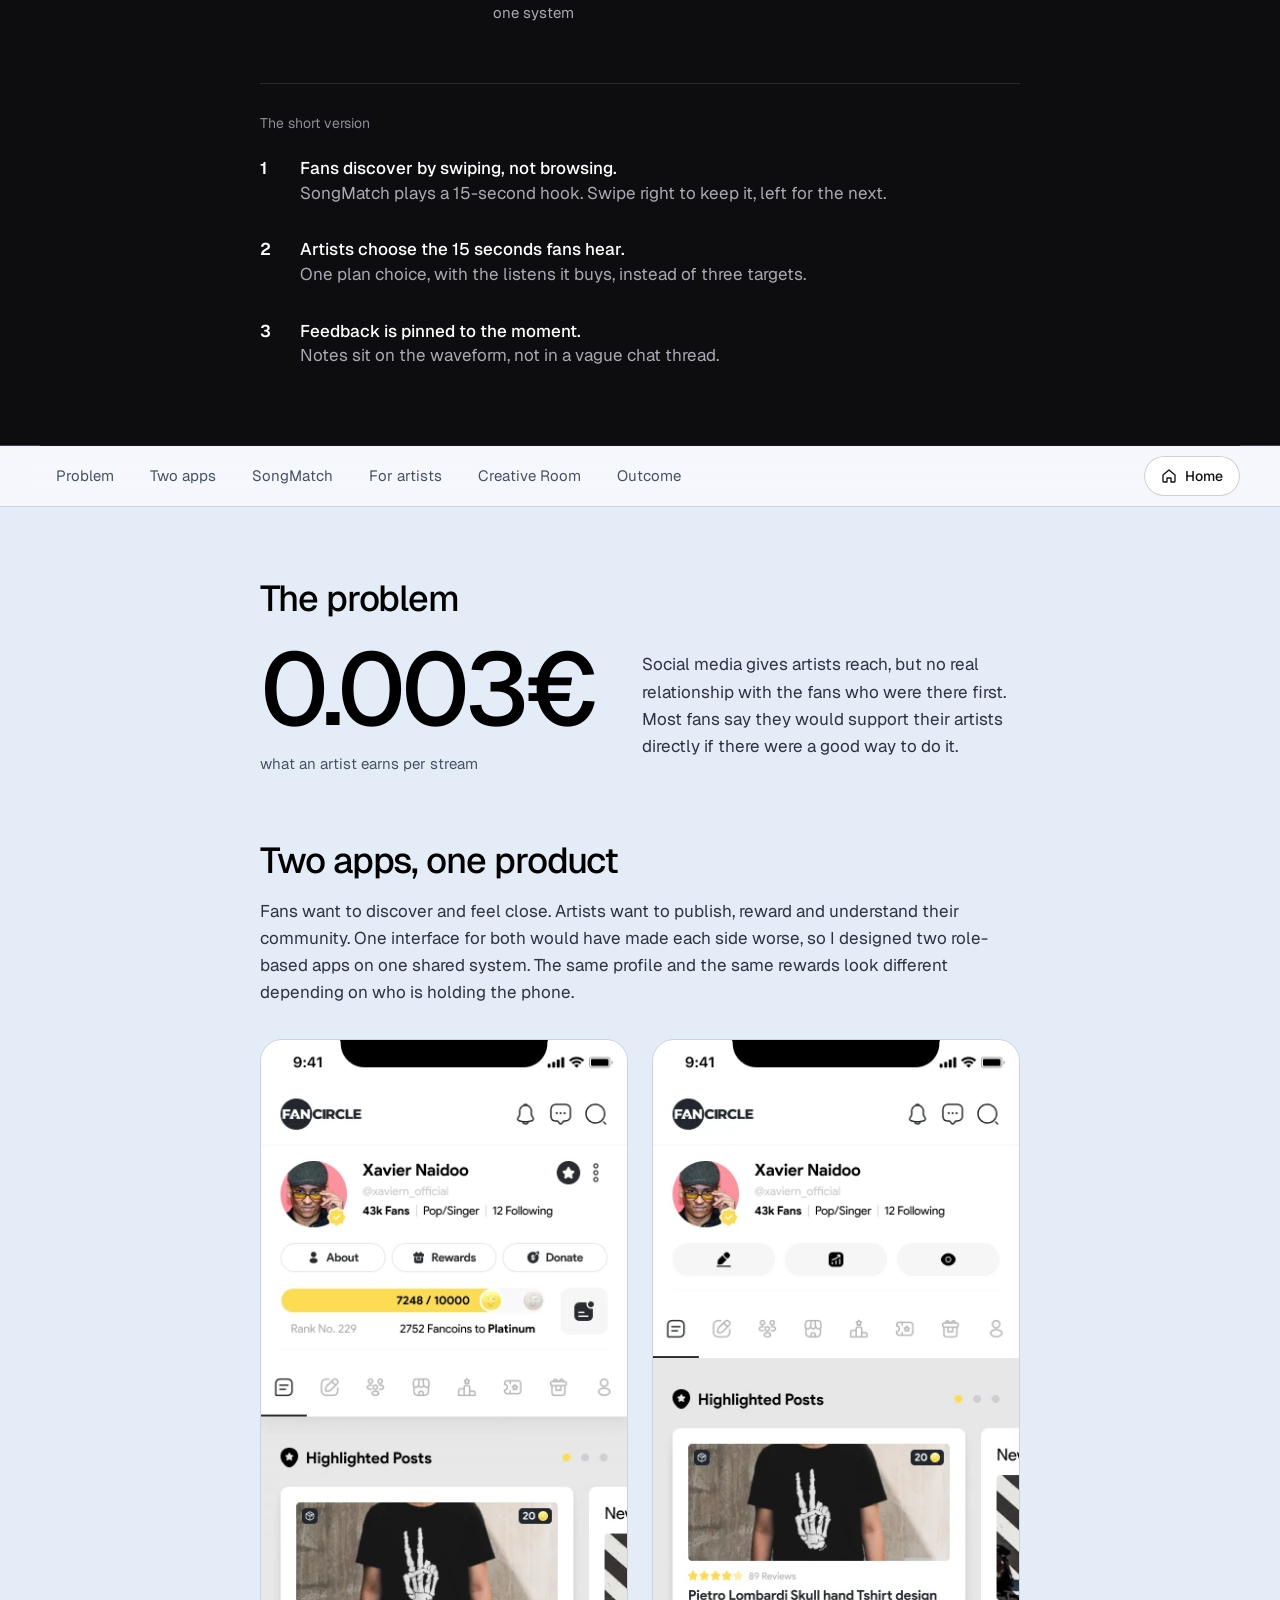
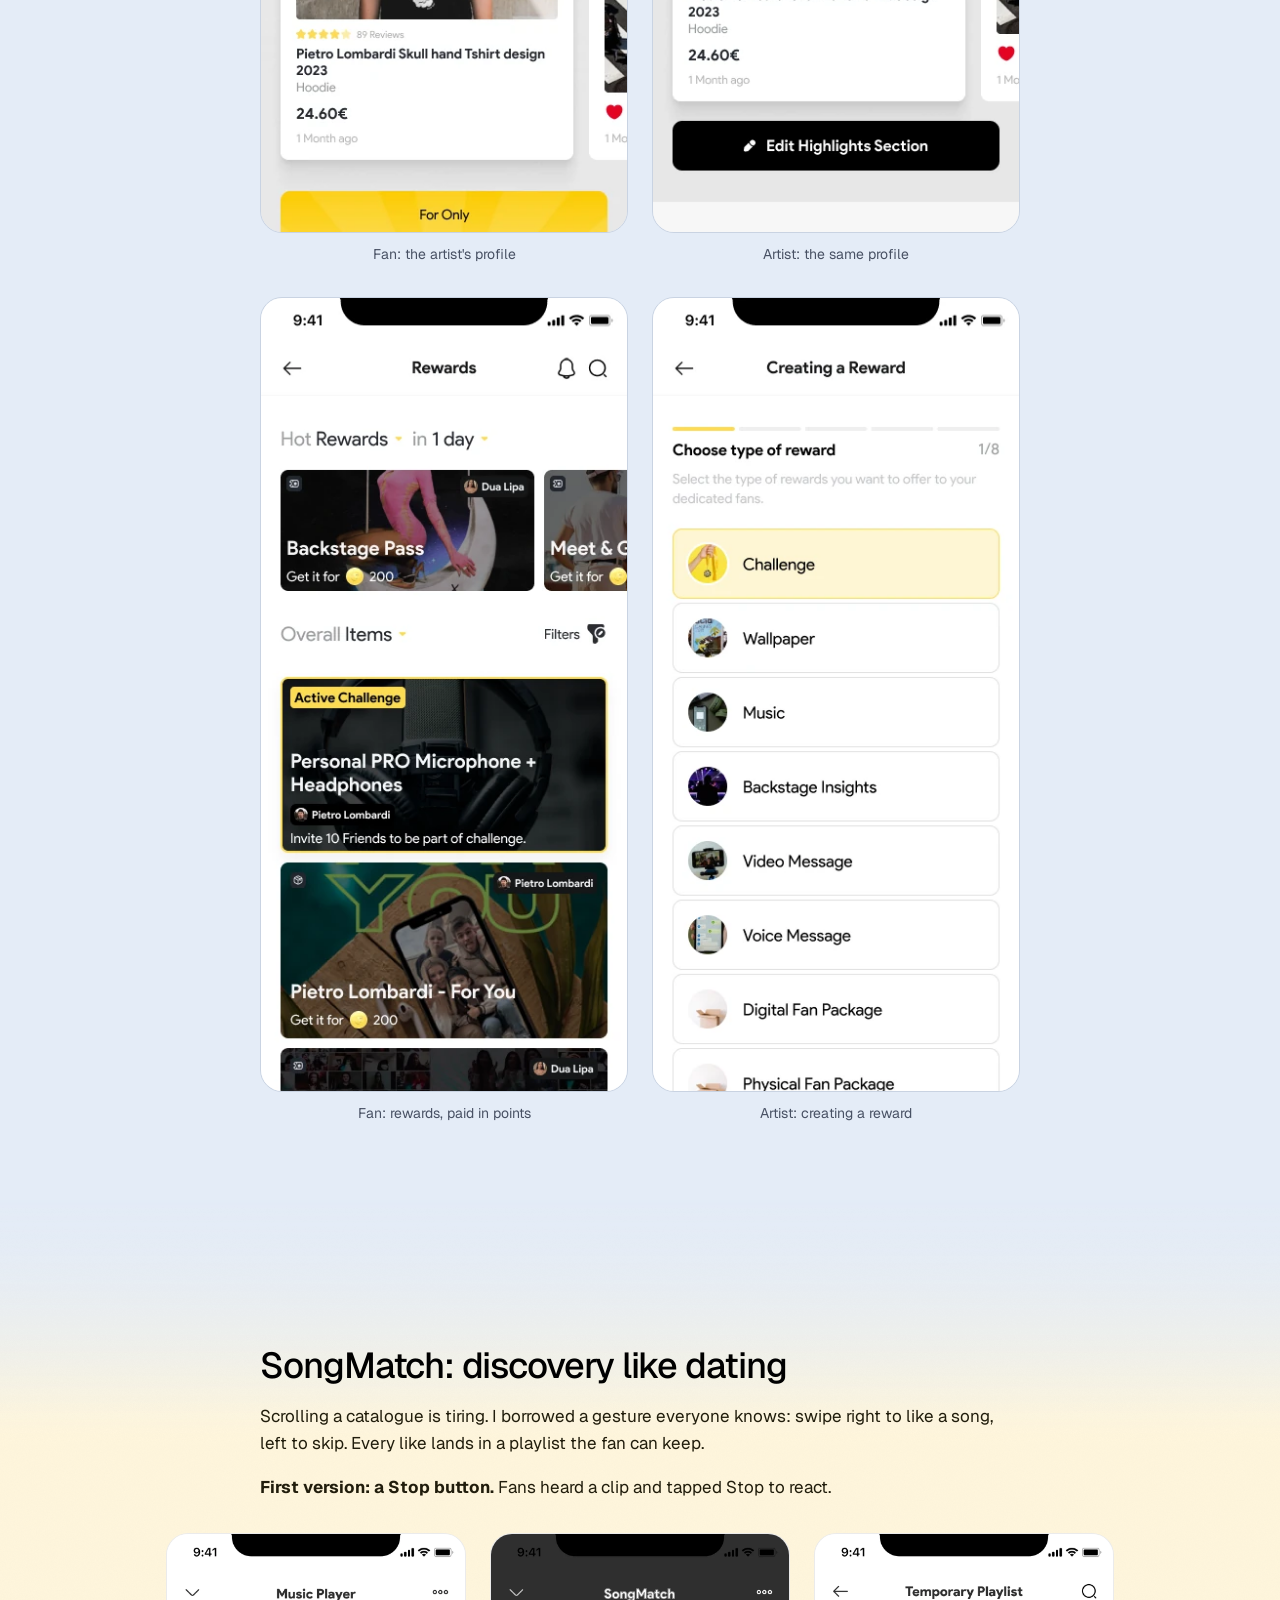
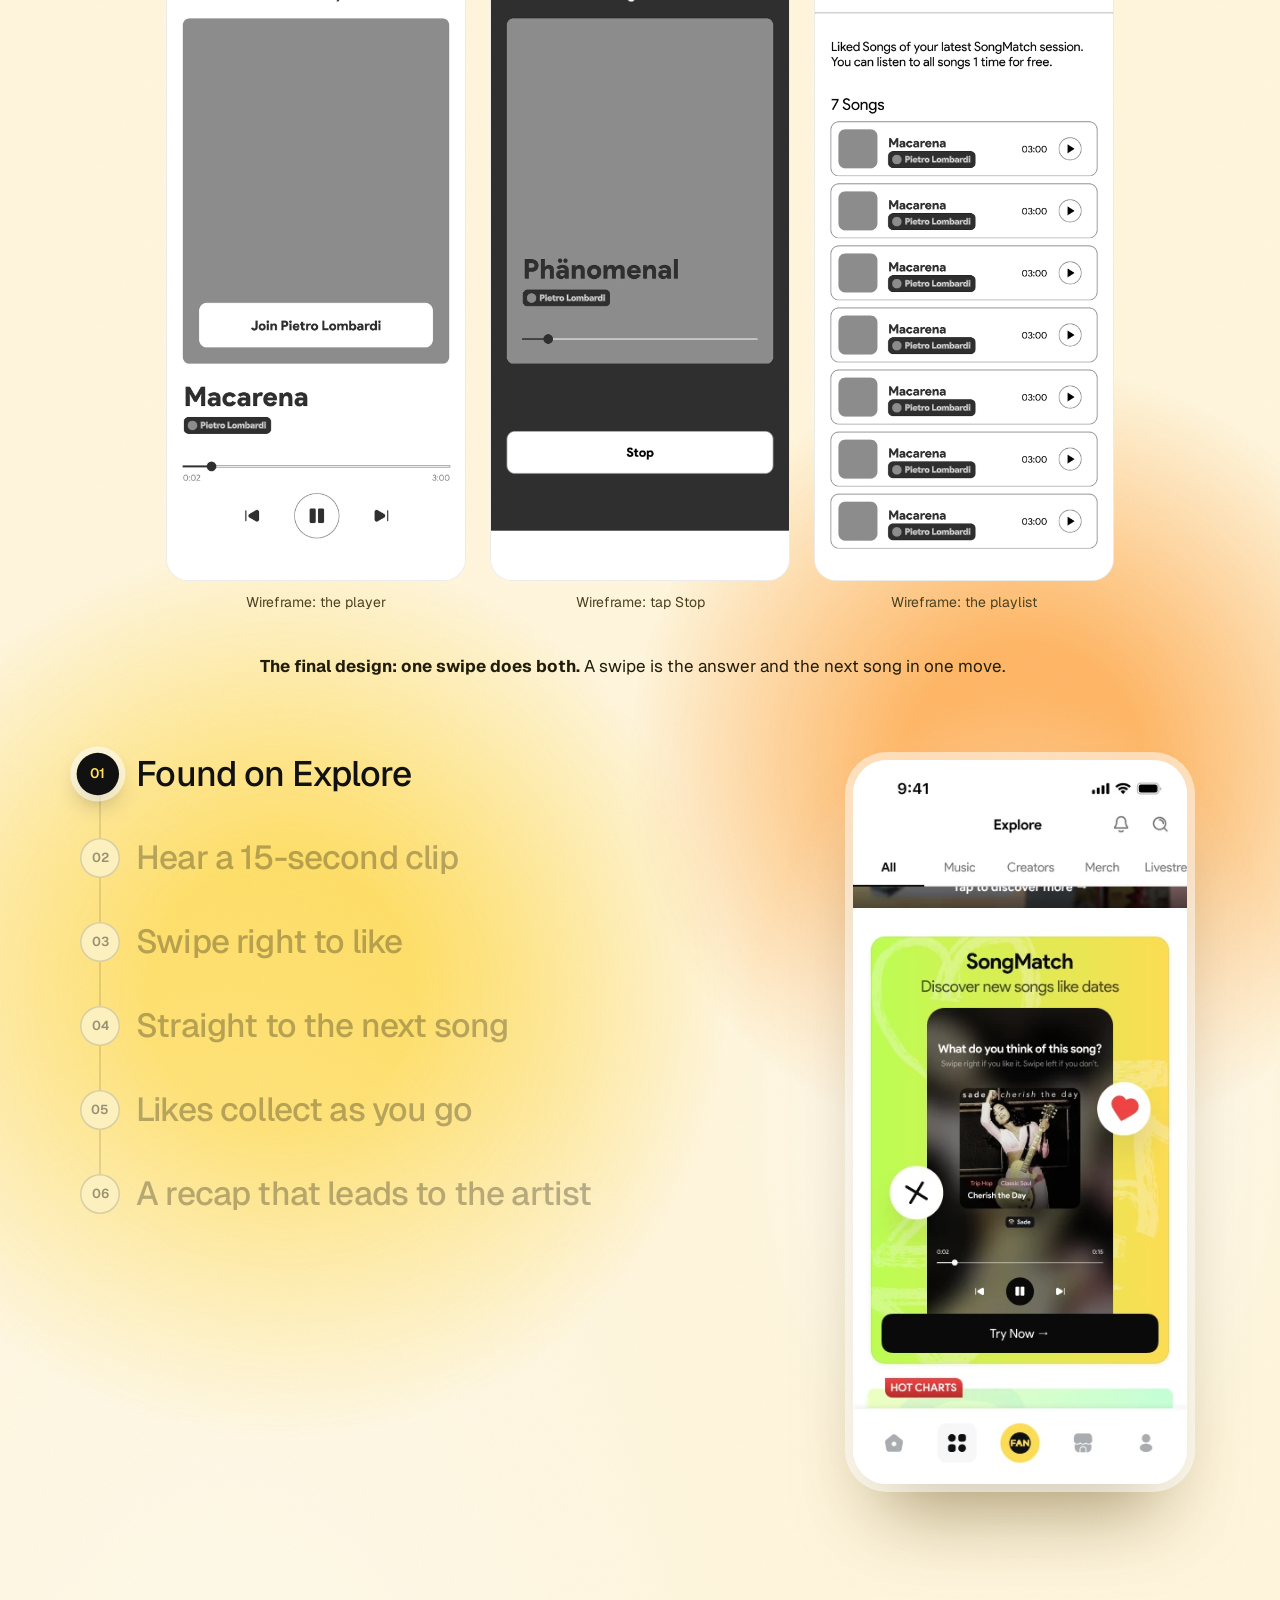
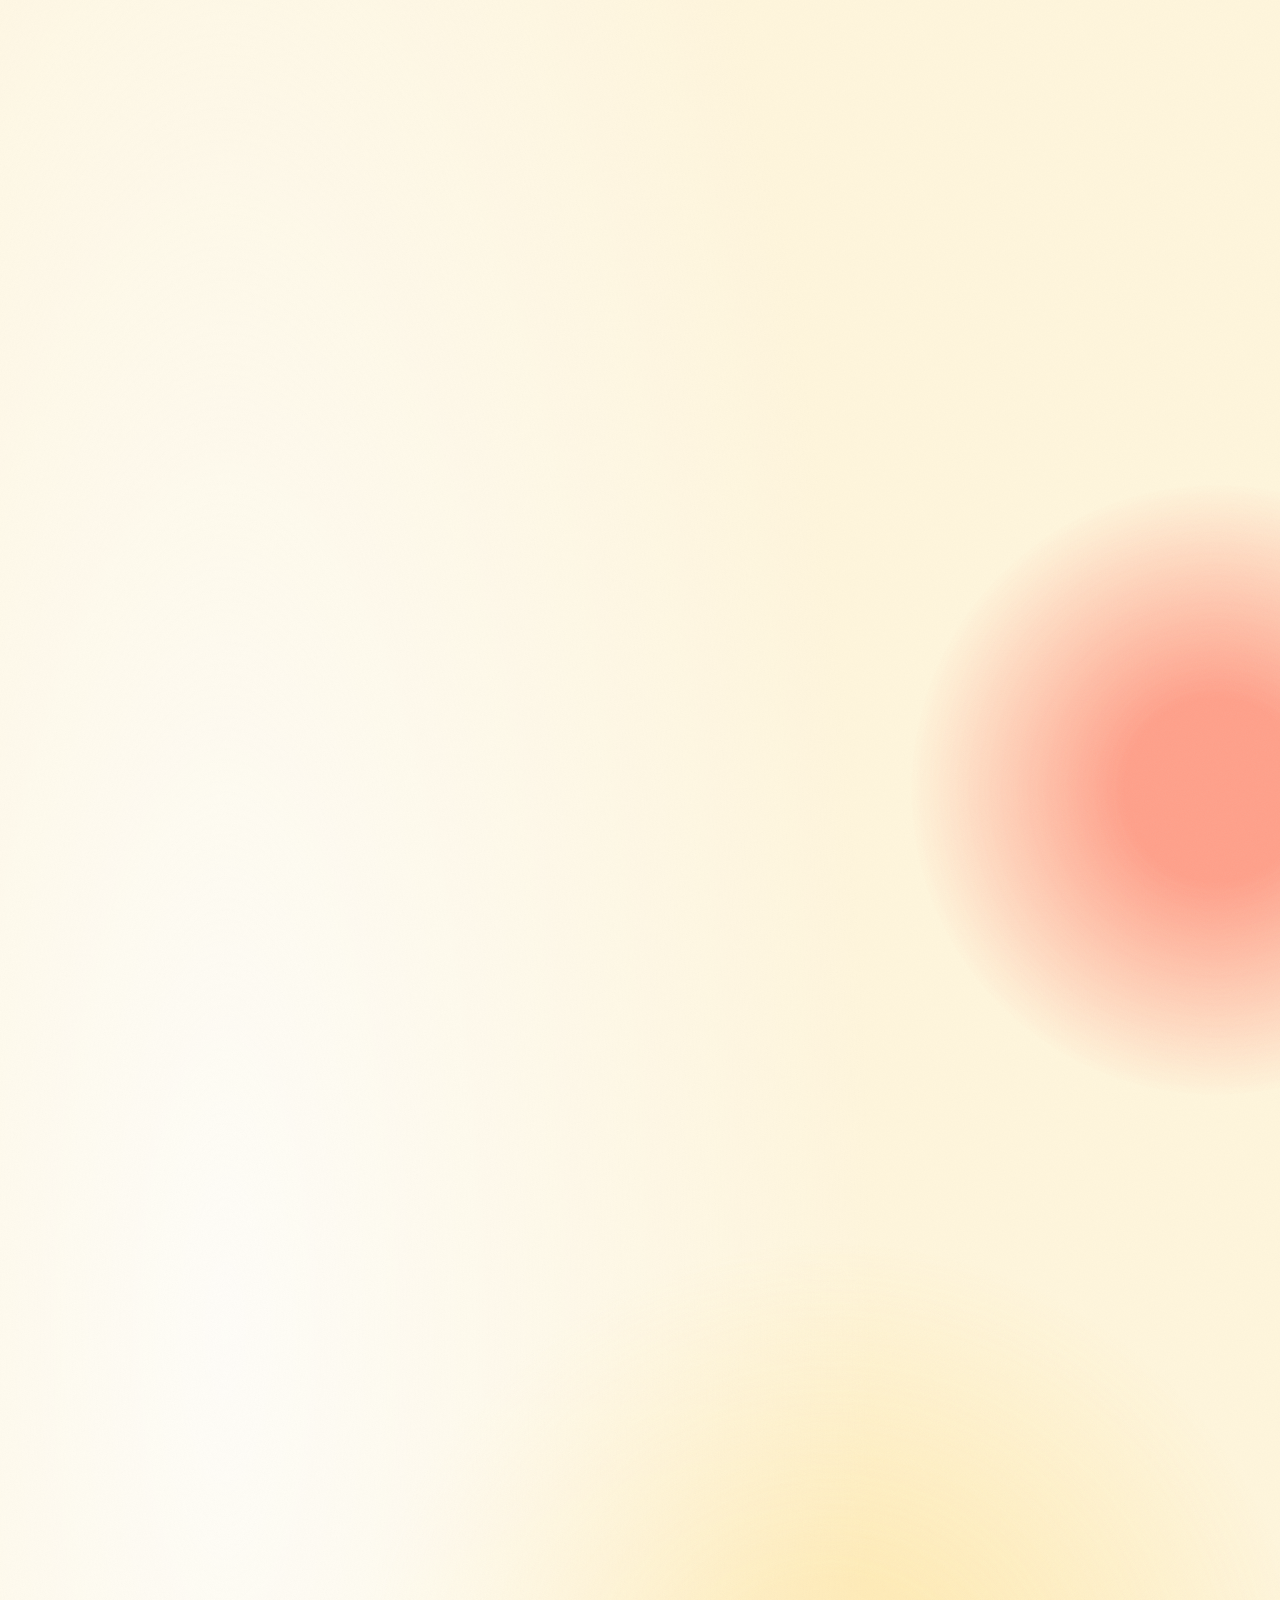
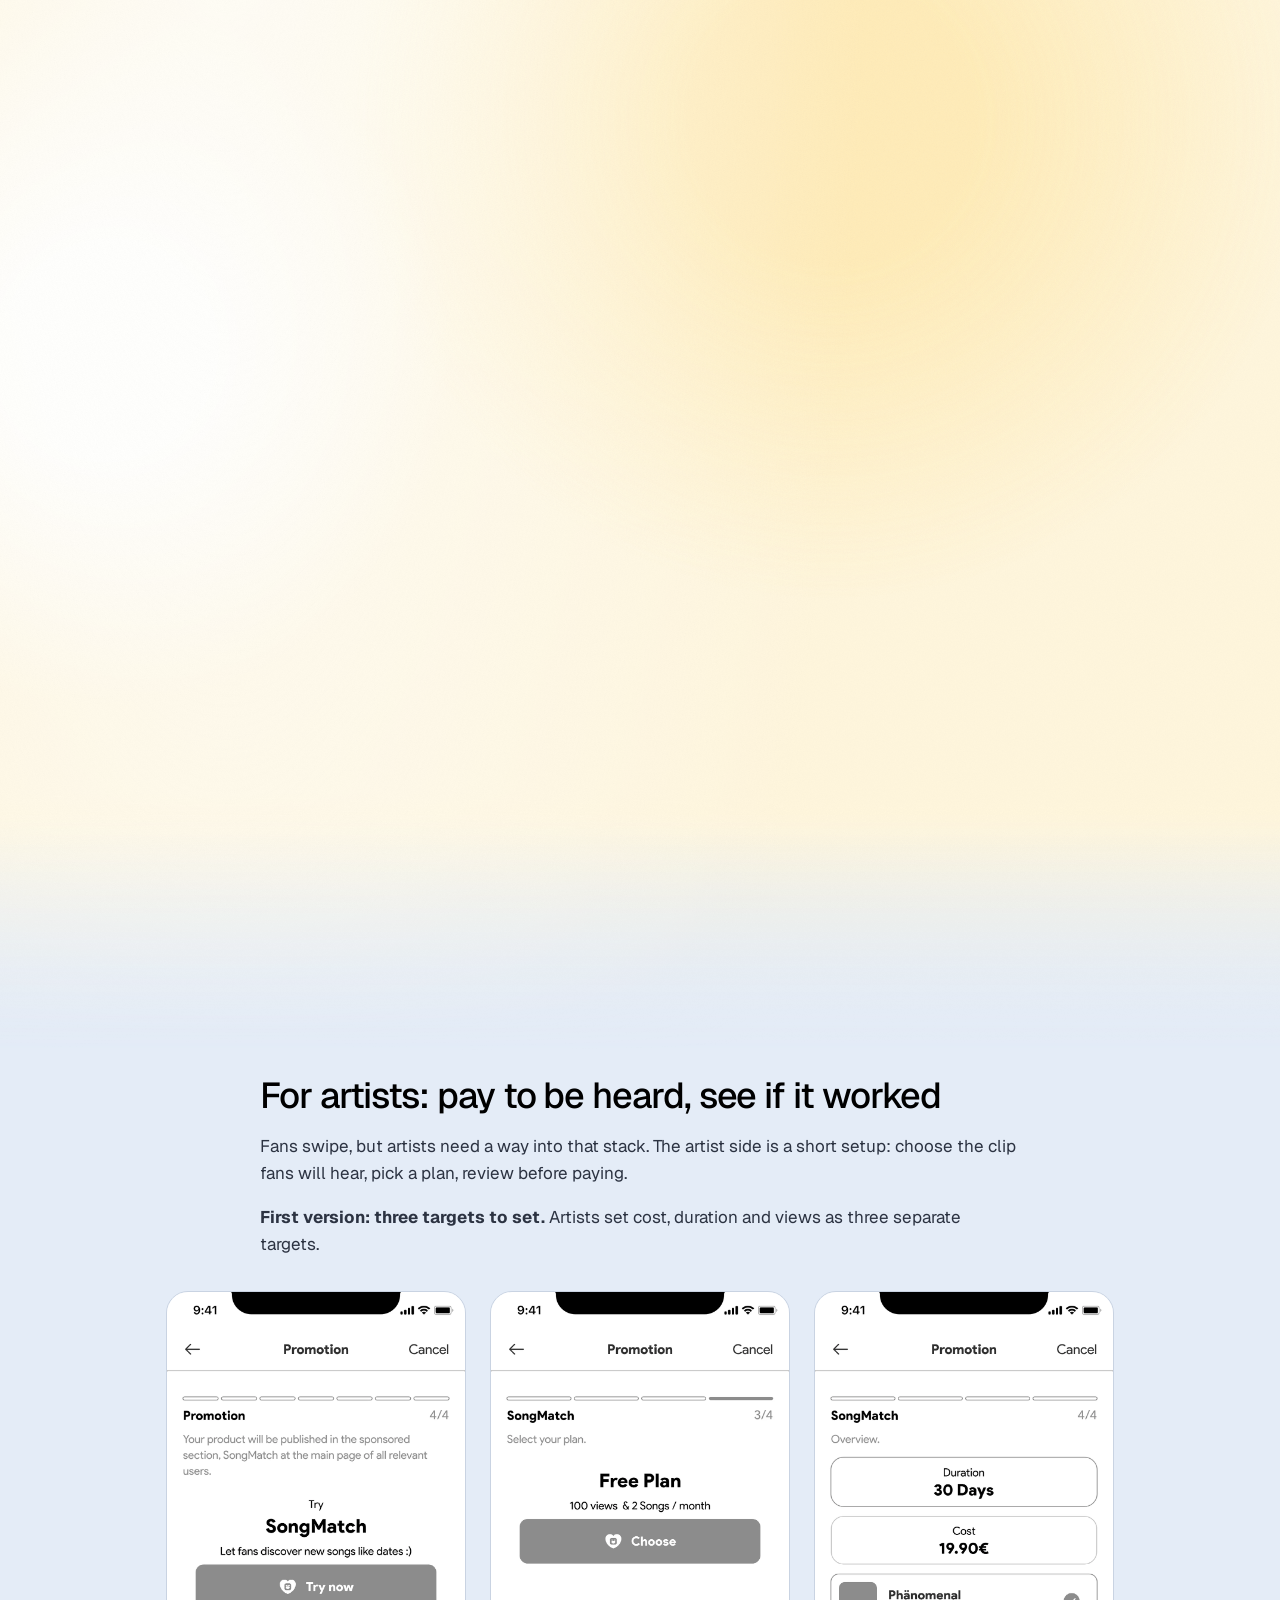
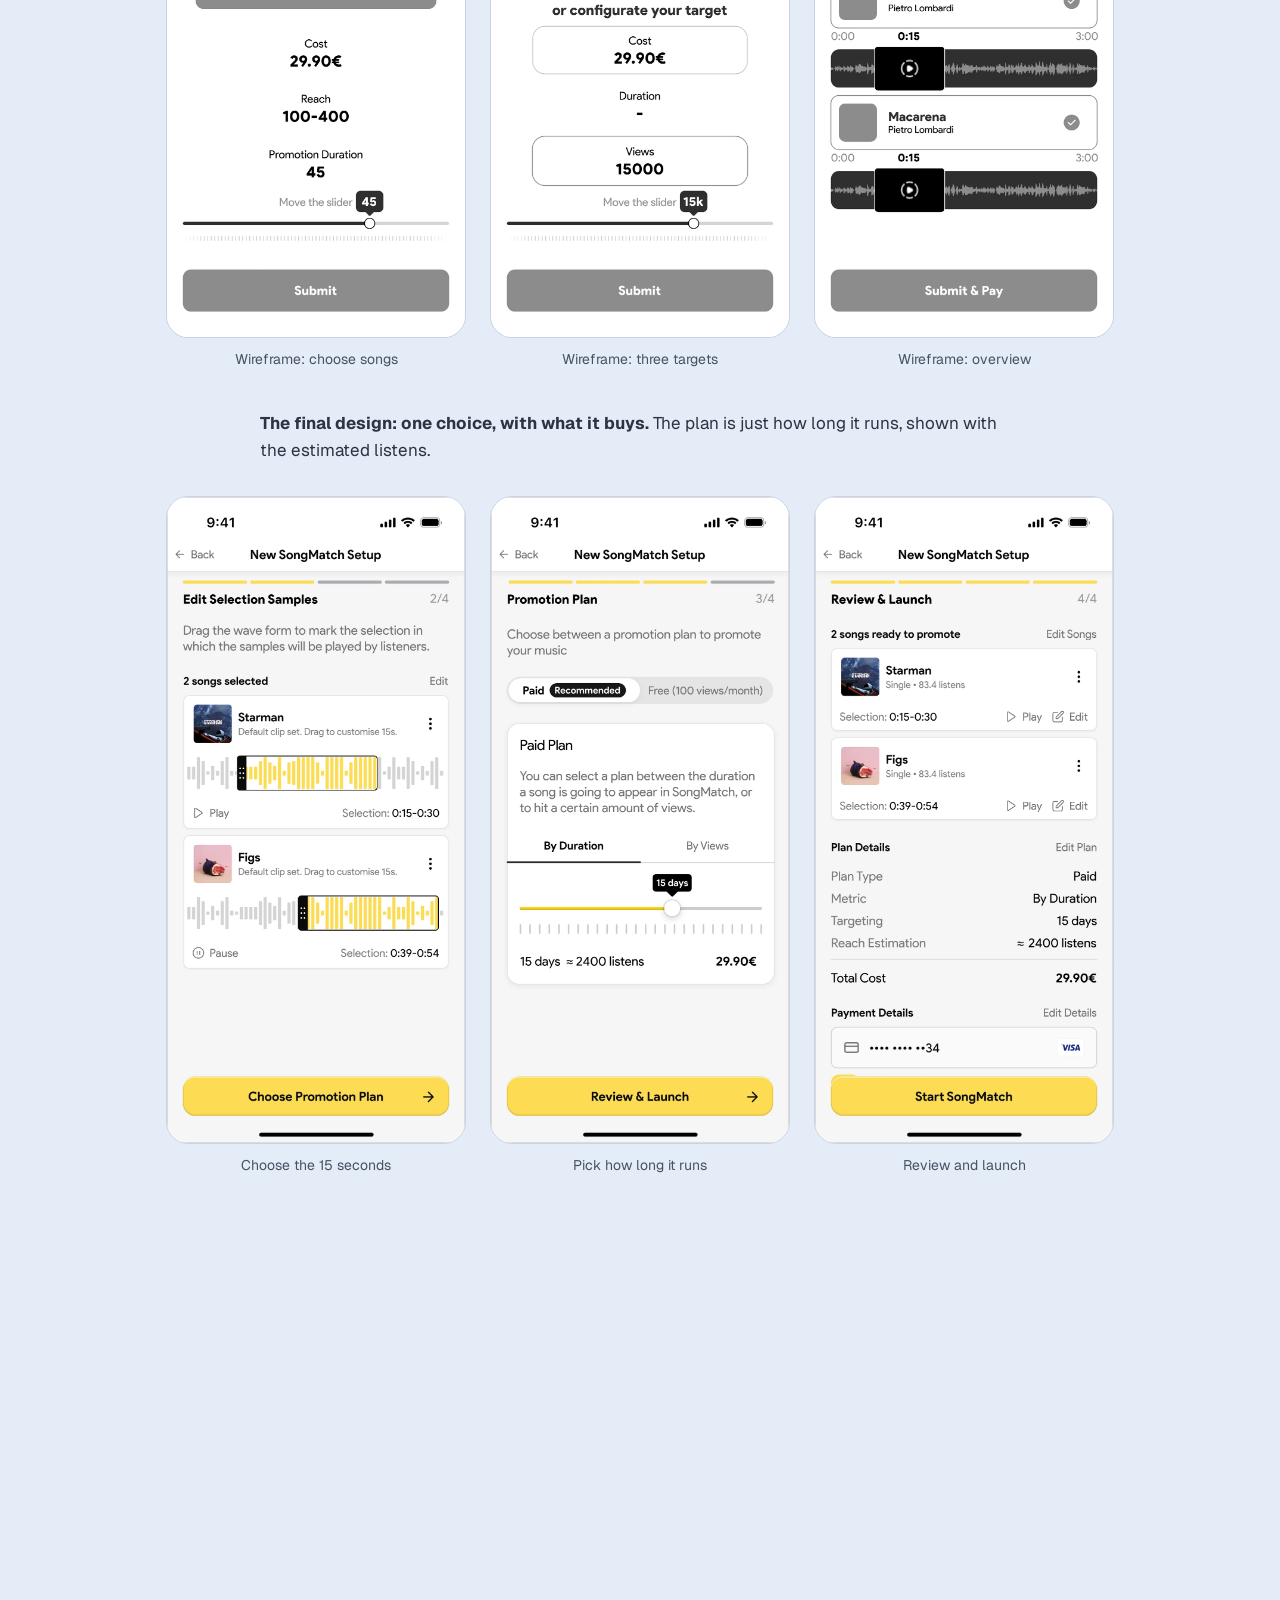
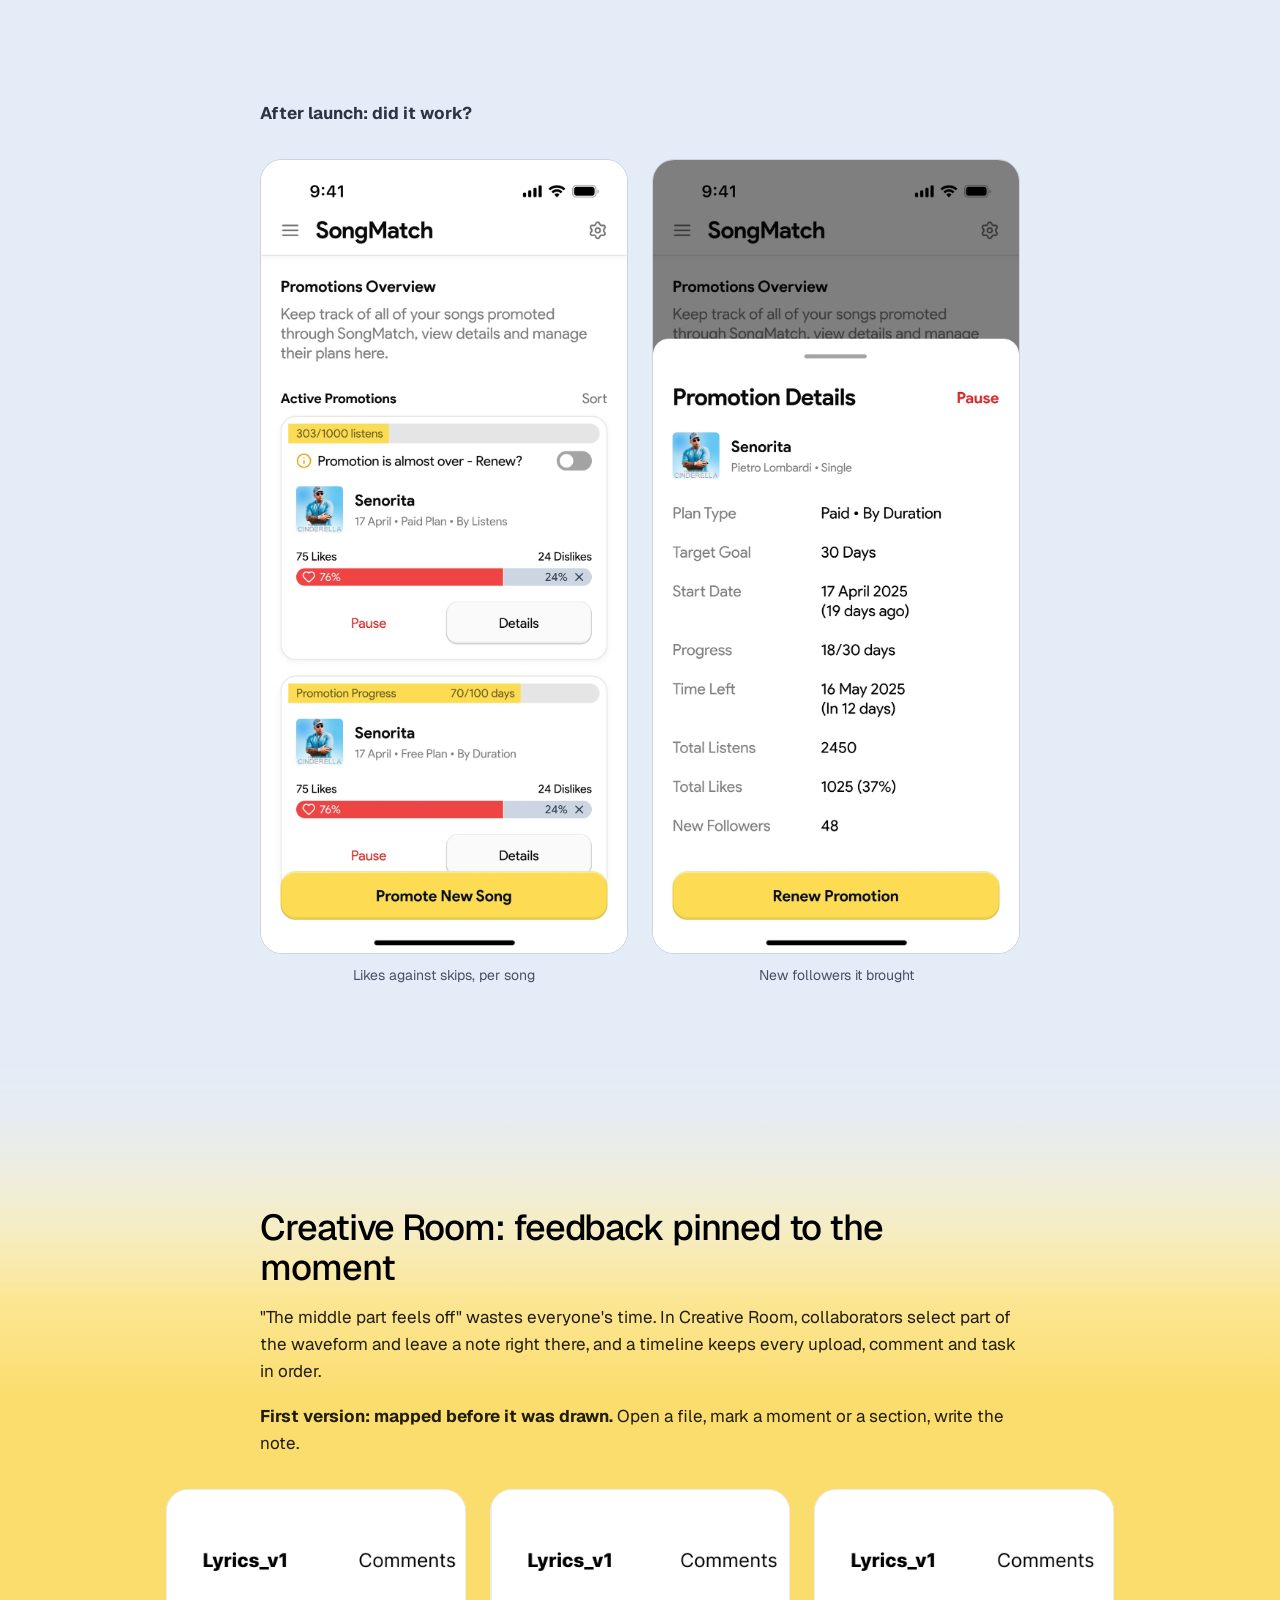
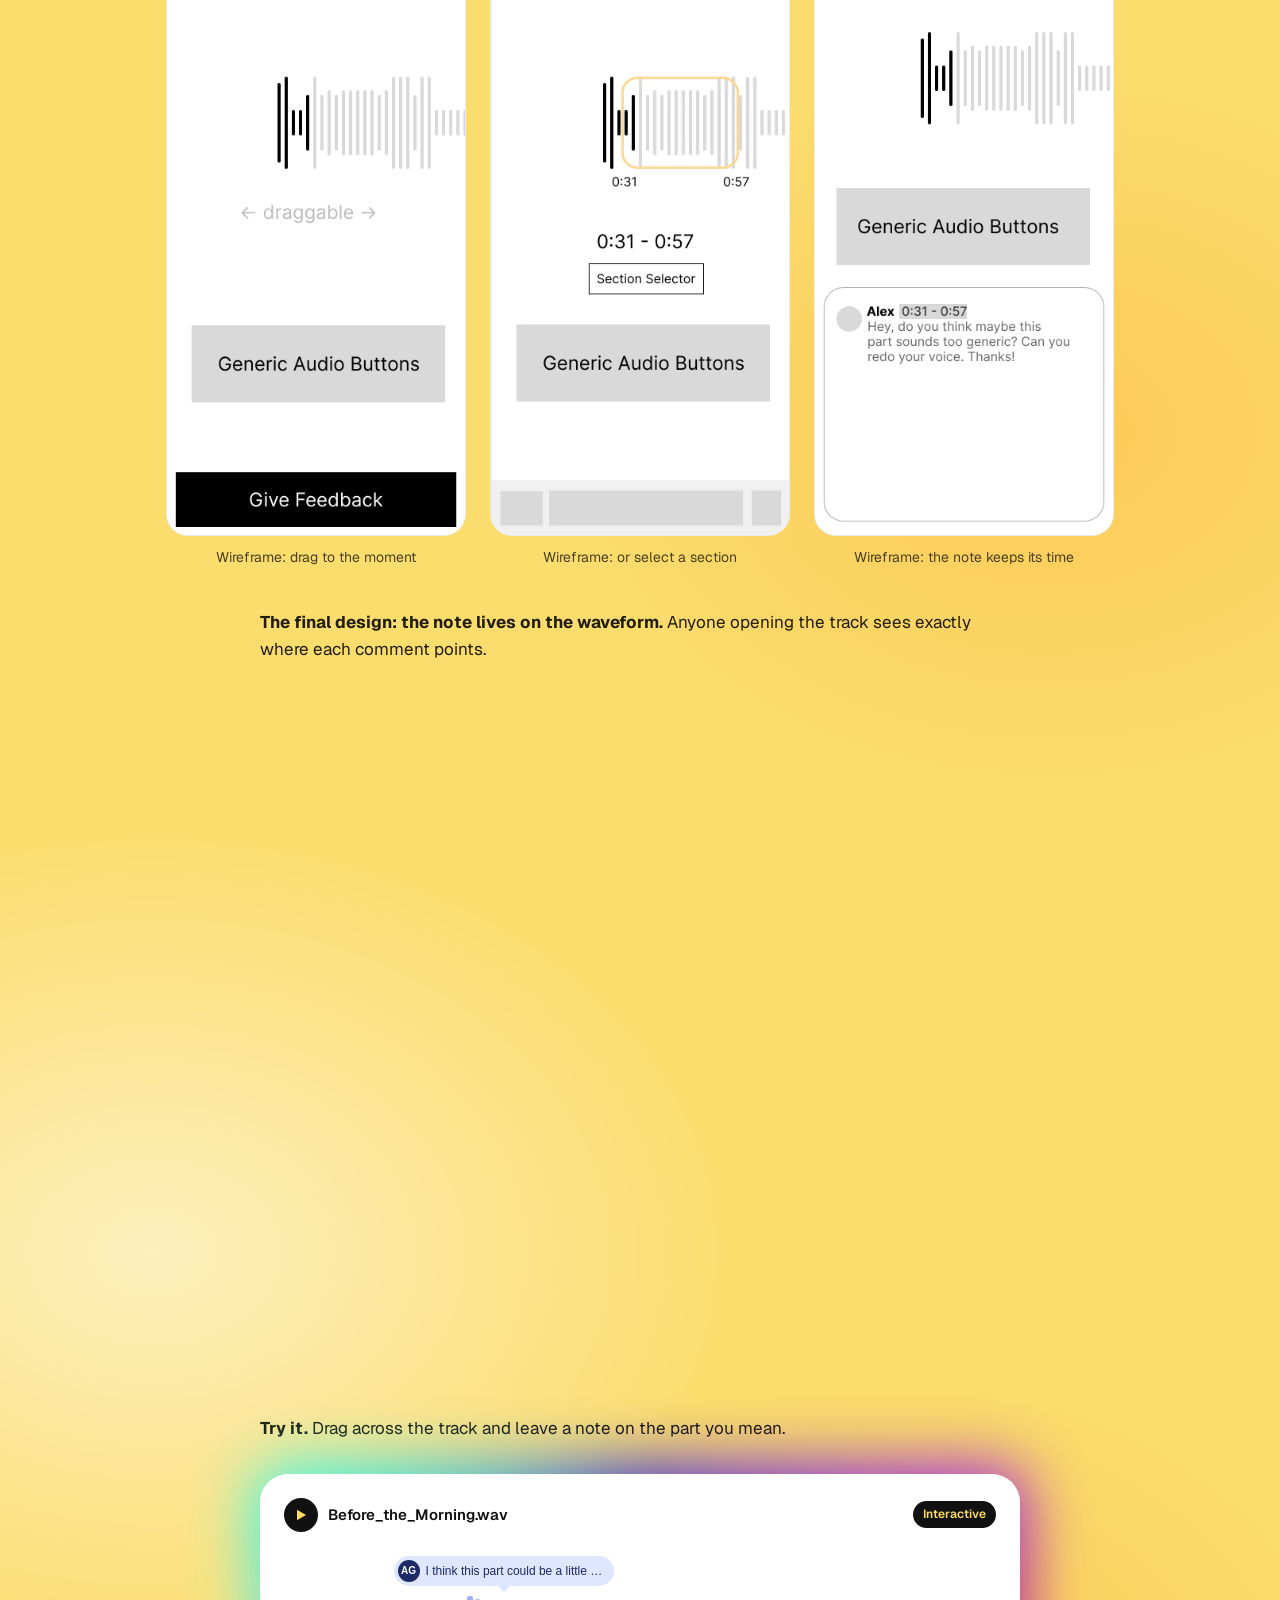
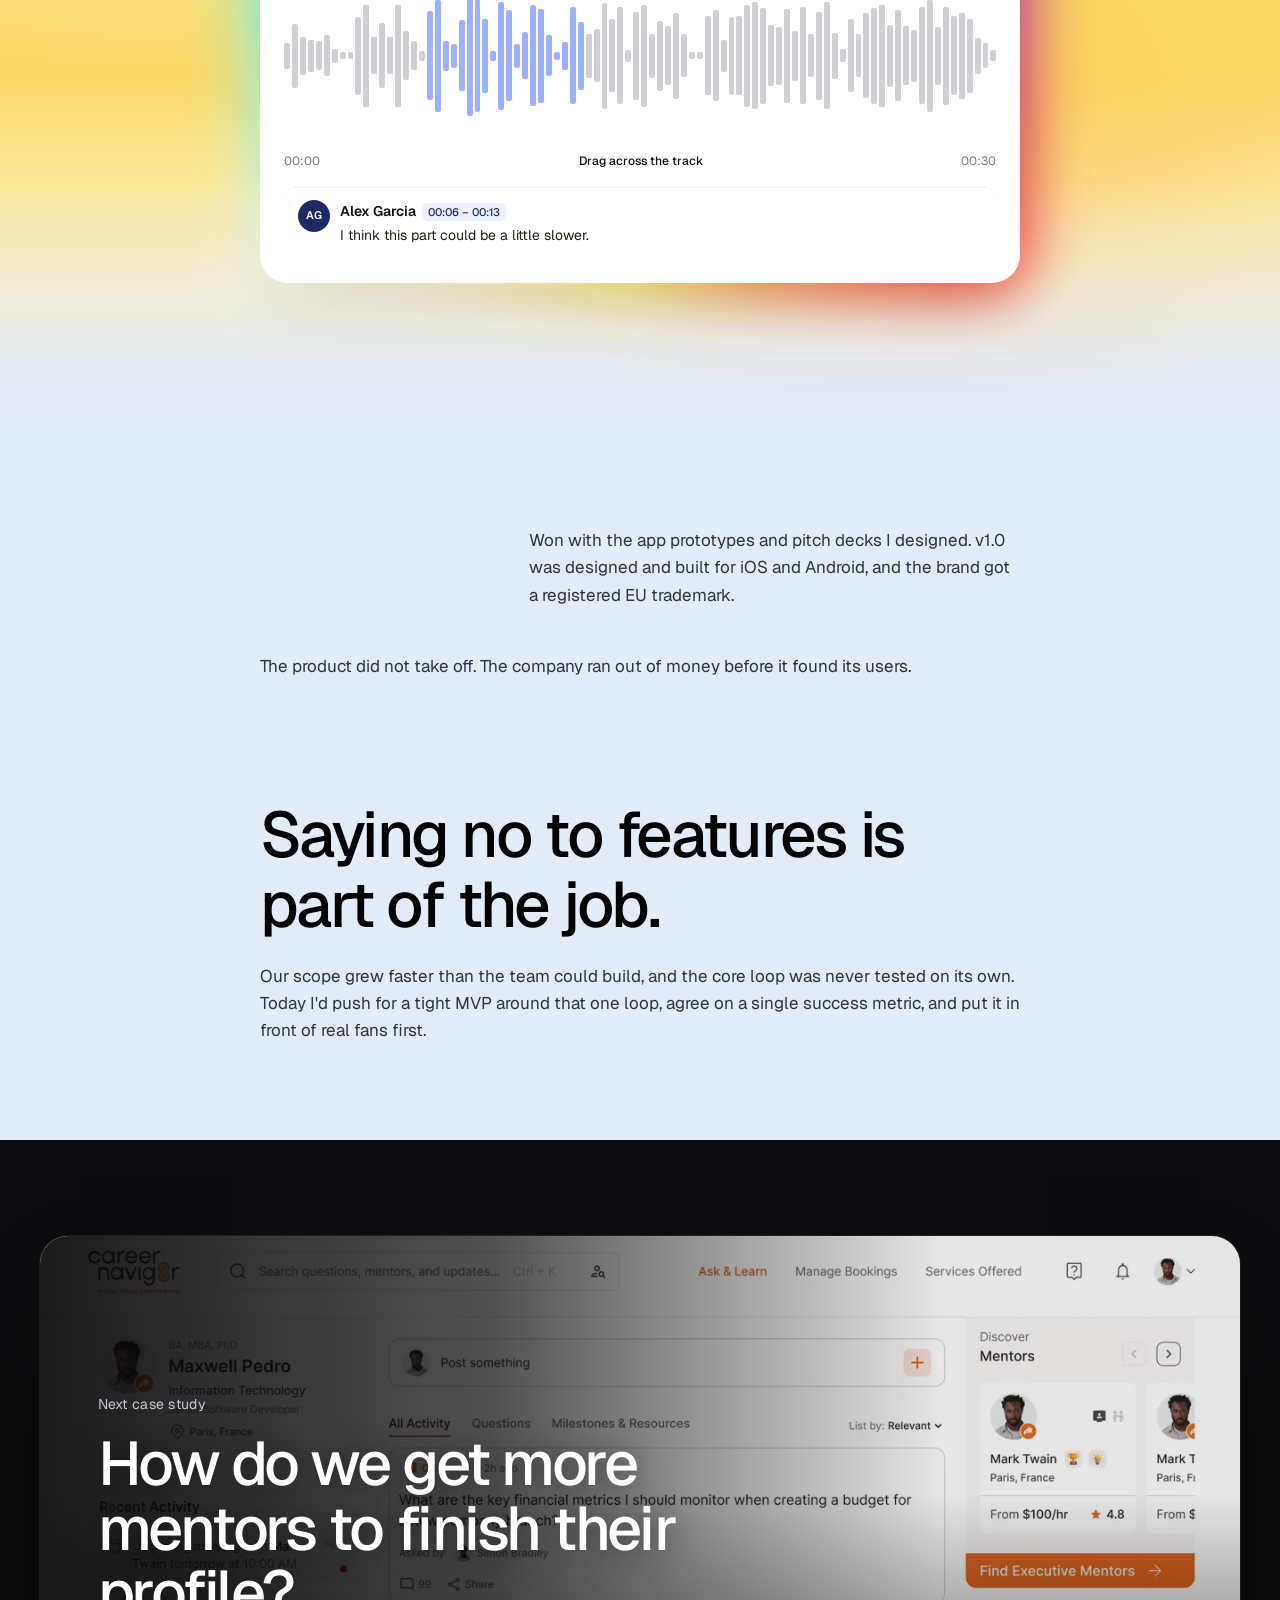
<file: fancircle/index.html>
<!doctype html>
<html lang="en">
<head>
<meta charset="utf-8">
<meta name="viewport" content="width=device-width, initial-scale=1">
<link rel="icon" type="image/svg+xml" href="/assets/favicon.svg">
  <link rel="icon" type="image/png" sizes="32x32" href="/assets/favicon-32.png">
  <link rel="apple-touch-icon" href="/assets/apple-touch-icon.png">
  <title>Fancircle case study · Genc Berisha</title>
<meta name="description" content="How do new artists find their first true fans? A product design case study by Genc Berisha.">
<link rel="canonical" href="https://portfolio.thequalialab.com/fancircle/">
<meta name="theme-color" content="#e4ecf7">
<meta property="og:type" content="article">
<meta property="og:site_name" content="Genc Berisha">
<meta property="og:url" content="https://portfolio.thequalialab.com/fancircle/">
<meta property="og:title" content="Fancircle case study · Genc Berisha">
<meta property="og:description" content="How do new artists find their first true fans? A product design case study by Genc Berisha.">
<meta property="og:image" content="https://portfolio.thequalialab.com/assets/og-fancircle.jpg">
<meta property="og:image:width" content="1200">
<meta property="og:image:height" content="630">
<meta property="og:image:alt" content="Fancircle case study: How do new artists find their first true fans?">
<meta name="twitter:card" content="summary_large_image">
<meta name="twitter:title" content="Fancircle case study · Genc Berisha">
<meta name="twitter:description" content="How do new artists find their first true fans?">
<meta name="twitter:image" content="https://portfolio.thequalialab.com/assets/og-fancircle.jpg">
<link rel="preconnect" href="https://fonts.googleapis.com">
<link rel="preconnect" href="https://fonts.gstatic.com" crossorigin>
<link href="https://fonts.googleapis.com/css2?family=Geist:wght@400;500;600&family=Instrument+Serif:ital@0;1&display=swap" rel="stylesheet">
<link rel="stylesheet" href="../styles.css?v=202611181945">
<link rel="stylesheet" href="../case.css?v=202611251613">

</head>
<body class="cs dark-stage scroll-story v2 dark-end">
<header class="top">
  <a class="name logo" href="../"><img class="q q-on-light" src="../assets/q-black.svg" width="37" height="32" alt=""><img class="q q-on-dark" src="../assets/q-colour.svg" width="37" height="32" alt=""><span class="logo-text"><b>Genc Berisha</b><small>The Qualia Lab</small></span></a>
  <nav aria-label="Main">
    <a href="../#work">Work</a>
    <a href="../#about">About</a>
    <a href="../genc-berisha-cv.pdf" target="_blank" rel="noopener">CV</a>
    <span class="msplit nav-split"><a class="nav-cta" href="mailto:gencberisha3@gmail.com">Email me</a><button type="button" class="m-copy" data-copy="gencberisha3@gmail.com" aria-label="Copy email address" title="Copy email address"><svg class="i-copy" width="16" height="16" viewBox="0 0 24 24" fill="none" stroke="currentColor" stroke-width="2" stroke-linecap="round" stroke-linejoin="round" aria-hidden="true"><rect x="9" y="9" width="12" height="12" rx="2.5"/><path d="M5 15H4.5A1.5 1.5 0 0 1 3 13.5v-9A1.5 1.5 0 0 1 4.5 3h9A1.5 1.5 0 0 1 15 4.5V5"/></svg><svg class="i-ok" width="16" height="16" viewBox="0 0 24 24" fill="none" stroke="currentColor" stroke-width="2.4" stroke-linecap="round" stroke-linejoin="round" aria-hidden="true"><path d="M5 12.5l4.5 4.5L19 7.5"/></svg><span class="cta-tip" aria-live="polite"></span></button></span>
  </nav>
</header>
<main class="wrap">
  <div class="stage">
  <a class="back" href="../#work">All work</a>
  <h1 class="cs-title">How do new artists find their first true fans?</h1>
  <p class="cs-intro"><b>Fancircle.</b> A loyalty-based social app for music, with a fan app and an artist app. I helped shape the product from the idea stage and led design to v1.0.</p>
  <figure class="wide cover-phones" aria-label="Three Fancircle screens: an artist profile with a fan points bar, swiping right on a song, and a note pinned to a waveform."><img src="../assets/fc2-fan-profile.webp" alt="" loading="eager"><img src="../assets/smf-like.webp" alt="" loading="eager"><img src="../assets/fc-crf-4.webp" alt="" loading="eager"></figure>
  <dl class="cs-facts"><div><dt>Role</dt><dd>Head of Design</dd></div><div><dt>My part</dt><dd>Co-shaped the product with the founder. Designed both apps end to end, plus the prototypes and pitch decks.</dd></div><div><dt>Team</dt><dd>Founder, COO, PM, 2 to 5 developers, QA</dd></div><div><dt>Timeline</dt><dd>2023 to 2025, iOS and Android</dd></div></dl>
  <ul class="cs-stats"><li><strong>50+</strong><span>artists committed before launch</span></li><li><strong>2</strong><span>apps, one for fans and one for artists, on one system</span></li><li><strong>700+</strong><span>screens designed to v1.0</span></li></ul>
  <div class="tldr"><p class="tldr-h">The short version</p><ol><li><a href="#songmatch"><b>Fans discover by swiping, not browsing.</b> SongMatch plays a 15-second hook. Swipe right to keep it, left for the next.</a></li><li><a href="#artists"><b>Artists choose the 15 seconds fans hear.</b> One plan choice, with the listens it buys, instead of three targets.</a></li><li><a href="#creative-room"><b>Feedback is pinned to the moment.</b> Notes sit on the waveform, not in a vague chat thread.</a></li></ol></div>
  </div>
  <nav class="chapters" aria-label="Sections"><div class="ch-in"><div class="ch-tabs"><a href="#problem">Problem</a><a href="#two-apps">Two apps</a><a href="#songmatch">SongMatch</a><a href="#artists">For artists</a><a href="#creative-room">Creative Room</a><a href="#outcome">Outcome</a></div><a class="ch-home" href="../"><svg width="16" height="16" viewBox="0 0 24 24" fill="none" stroke="currentColor" stroke-width="2" stroke-linecap="round" stroke-linejoin="round" aria-hidden="true"><path d="M3 10.5 12 3l9 7.5V20a1 1 0 0 1-1 1h-5v-6H9v6H4a1 1 0 0 1-1-1z"/></svg>Home</a></div></nav>
  <article class="cs-body"><section id="problem" class=""><h2>The problem</h2><div class="split"><p class="big-stat">0.003€<small>what an artist earns per stream</small></p><p>Social media gives artists reach, but no real relationship with the fans who were there first. Most fans say they would support their artists directly if there were a good way to do it.</p></div></section><section id="two-apps" class=""><h2>Two apps, one product</h2><p>Fans want to discover and feel close. Artists want to publish, reward and understand their community. One interface for both would have made each side worse, so I designed two role-based apps on one shared system. The same profile and the same rewards look different depending on who is holding the phone.</p><div class="phones two"><figure><img src="../assets/fc2-fan-profile.webp" alt="An artist&#x27;s profile as a member fan sees it: a points bar (7,248 of 10,000), their rank, and how many Fancoins to the next level." loading="lazy"><figcaption>Fan: the artist's profile</figcaption></figure><figure><img src="../assets/fc2-artist-profile.webp" alt="The same profile as the artist sees it: edit highlights, and Insights and Edit on every post." loading="lazy"><figcaption>Artist: the same profile</figcaption></figure><figure><img src="../assets/fc2-fan-rewards.webp" alt="The fan rewards store: backstage passes, meet and greets and video messages, each priced in loyalty points." loading="lazy"><figcaption>Fan: rewards, paid in points</figcaption></figure><figure><img src="../assets/fc2-artist-reward.webp" alt="Creating a reward: the artist picks from 17 reward types, from a wallpaper to a video call." loading="lazy"><figcaption>Artist: creating a reward</figcaption></figure></div></section><section id="songmatch" class="band"><h2>SongMatch: discovery like dating</h2><p>Scrolling a catalogue is tiring. I borrowed a gesture everyone knows: swipe right to like a song, left to skip. Every like lands in a playlist the fan can keep.</p><p><b>First version: a Stop button.</b> Fans heard a clip and tapped Stop to react.</p><div class="phones three"><figure><img src="../assets/smv1-f0.webp" alt="First version of the song player with a Join button, in greyscale." loading="lazy"><figcaption>Wireframe: the player</figcaption></figure><figure><img src="../assets/smv1-f1.webp" alt="First version of the SongMatch song card, with a Stop button, in greyscale." loading="lazy"><figcaption>Wireframe: tap Stop</figcaption></figure><figure><img src="../assets/smv1-f2.webp" alt="First version of the liked-songs playlist, in greyscale." loading="lazy"><figcaption>Wireframe: the playlist</figcaption></figure></div><p><b>The final design: one swipe does both.</b> A swipe is the answer and the next song in one move.</p><div class="phones "><figure><img src="../assets/smf-explore.webp" alt="The SongMatch card on the Explore page." loading="lazy"><figcaption>1. Found on Explore</figcaption></figure><figure><img src="../assets/smf-song.webp" alt="A song card with a 15-second clip playing, and skip and like buttons." loading="lazy"><figcaption>2. Hear a 15-second clip</figcaption></figure><figure><img src="../assets/smf-like.webp" alt="Swiping right on a song: a heart appears and the song goes to a playlist." loading="lazy"><figcaption>3. Swipe right to like</figcaption></figure><figure><img src="../assets/smf-next.webp" alt="The next song card, with the liked-songs counter at the top." loading="lazy"><figcaption>4. Straight to the next song</figcaption></figure><figure><img src="../assets/smf-likes.webp" alt="The Session Likes sheet listing the songs liked so far." loading="lazy"><figcaption>5. Likes collect as you go</figcaption></figure><figure><img src="../assets/smf-session.webp" alt="Session recap: Nice! You liked 3 songs, with a Join FanCircle option for each artist." loading="lazy"><figcaption>6. A recap that leads to the artist</figcaption></figure></div></section><section id="artists" class=""><h2>For artists: pay to be heard, see if it worked</h2><p>Fans swipe, but artists need a way into that stack. The artist side is a short setup: choose the clip fans will hear, pick a plan, review before paying.</p><p><b>First version: three targets to set.</b> Artists set cost, duration and views as three separate targets.</p><div class="phones three"><figure><img src="../assets/smv1-a1.webp" alt="First version, step 1: choosing songs, in greyscale." loading="lazy"><figcaption>Wireframe: choose songs</figcaption></figure><figure><img src="../assets/smv1-a3.webp" alt="First version, step 3: a free plan, or cost, duration and views targets set with a slider, in greyscale." loading="lazy"><figcaption>Wireframe: three targets</figcaption></figure><figure><img src="../assets/smv1-a4.webp" alt="First version, step 4: overview with duration, cost and the songs before paying, in greyscale." loading="lazy"><figcaption>Wireframe: overview</figcaption></figure></div><p><b>The final design: one choice, with what it buys.</b> The plan is just how long it runs, shown with the estimated listens.</p><div class="phones three"><figure><img src="../assets/sm-step2-clip.webp" alt="Dragging a 15-second selection on each song&#x27;s waveform." loading="lazy"><figcaption>Choose the 15 seconds</figcaption></figure><figure><img src="../assets/sm-step3-paid.webp" alt="A paid plan by duration, with a slider showing 15 days, about 2,400 listens, for 29.90 euros." loading="lazy"><figcaption>Pick how long it runs</figcaption></figure><figure><img src="../assets/sm-step4-review.webp" alt="Review of songs, clips, plan, cost and payment before launch." loading="lazy"><figcaption>Review and launch</figcaption></figure></div><ul class="decisions"><li><b>The artist picks the 15 seconds.</b> A fan decides in one hook, so the artist chooses which part plays, starting from a default clip.</li><li><b>Every price shows what it buys.</b> Plans show estimated listens next to the cost, and a free tier (100 views a month) lets new artists try it first.</li><li><b>Results in fans, not impressions.</b> Each promotion shows likes against skips and new followers, with a prompt to renew as it ends.</li></ul><p><b>After launch: did it work?</b></p><div class="phones two"><figure><img src="../assets/sm-active.webp" alt="Promotions overview with progress bars, like and dislike ratios, and a renew prompt." loading="lazy"><figcaption>Likes against skips, per song</figcaption></figure><figure><img src="../assets/sm-details.webp" alt="Promotion details: plan, progress, total listens, likes and new followers." loading="lazy"><figcaption>New followers it brought</figcaption></figure></div></section><section id="creative-room" class="band"><h2>Creative Room: feedback pinned to the moment</h2><p>"The middle part feels off" wastes everyone's time. In Creative Room, collaborators select part of the waveform and leave a note right there, and a timeline keeps every upload, comment and task in order.</p><p><b>First version: mapped before it was drawn.</b> Open a file, mark a moment or a section, write the note.</p><div class="phones three"><figure><img src="../assets/fc-crw-2.webp" alt="Wireframe: the audio file with a draggable waveform and a Give Feedback button." loading="lazy"><figcaption>Wireframe: drag to the moment</figcaption></figure><figure><img src="../assets/fc-crw-3.webp" alt="Wireframe: selecting a section of the waveform, 0:31 to 0:57." loading="lazy"><figcaption>Wireframe: or select a section</figcaption></figure><figure><img src="../assets/fc-crw-5.webp" alt="Wireframe: the comment shown with its time range under the waveform." loading="lazy"><figcaption>Wireframe: the note keeps its time</figcaption></figure></div><p><b>The final design: the note lives on the waveform.</b> Anyone opening the track sees exactly where each comment points.</p><div class="phones three"><figure><img src="../assets/fc-crf-2.webp" alt="A section of the waveform selected, 00:15 to 00:32." loading="lazy"><figcaption>Drag over a section</figcaption></figure><figure><img src="../assets/fc-crf-3.webp" alt="Writing the note: Leaving feedback at 00:15 to 00:32." loading="lazy"><figcaption>Write the note</figcaption></figure><figure><img src="../assets/fc-crf-4.webp" alt="The comment appears as a bubble above its part of the waveform." loading="lazy"><figcaption>Pinned to the waveform</figcaption></figure></div><p><b>Try it.</b> Drag across the track and leave a note on the part you mean.</p><div class="wavenote" data-len="30" data-src="../assets/audio/before-the-morning-30s.mp3" data-peaks="22,53,32,27,27,24,34,25,12,2,2,3,65,85,31,25,54,31,85,61,41,24,8,5,74,93,21,25,20,59,100,80,94,62,8,4,90,76,17,20,39,84,78,17,34,7,4,23,81,57,13,37,44,88,41,61,81,10,73,55,85,37,58,5,49,72,36,6,3,3,55,66,76,27,65,64,66,85,88,89,80,51,47,48,78,42,81,72,36,73,21,89,38,11,7,61,36,71,43,80,85,52,65,76,49,43,5,81,93,48,82,80,66,72,39,62,30,21,9,6"><div class="wn-head"><span class="wn-file"><button type="button" class="wn-play" aria-label="Play the track"><svg class="i-play" width="14" height="14" viewBox="0 0 14 14" aria-hidden="true"><path d="M3 1.8v10.4L12 7z" fill="currentColor"/></svg><svg class="i-pause" width="14" height="14" viewBox="0 0 14 14" aria-hidden="true"><path d="M3 2h3v10H3zM8 2h3v10H8z" fill="currentColor"/></svg></button>Before_the_Morning.wav</span><span class="wn-try">Interactive</span></div><div class="wn-stage"><div class="wn-pins"></div><div class="wn-wave" role="slider" aria-label="Track waveform. Drag to select a part of the track." aria-valuemin="0" aria-valuemax="30" aria-valuenow="0" tabindex="0"><div class="wn-bars"></div><div class="wn-ph" hidden></div><div class="wn-sel" hidden><span></span></div></div><div class="wn-times"><span>00:00</span><span class="wn-hint">Drag across the track</span><span>00:30</span></div></div><form class="wn-form" hidden><div class="wn-at">Leaving feedback at <b></b><button type="button" class="wn-cancel">Cancel</button></div><div class="wn-row"><input type="text" maxlength="120" placeholder="Write your note…" aria-label="Your note"><button type="submit" class="wn-send" aria-label="Post note"><svg width="18" height="18" viewBox="0 0 16 16" fill="none" aria-hidden="true"><path d="M7.00001 9.00012L14 2.00012M7.08506 9.21883L8.83714 13.7242C8.99148 14.1211 9.06866 14.3195 9.17986 14.3774C9.27626 14.4277 9.39109 14.4277 9.48755 14.3776C9.59882 14.3198 9.67623 14.1215 9.83105 13.7247L14.2246 2.46625C14.3644 2.10813 14.4342 1.92907 14.396 1.81465C14.3628 1.71528 14.2848 1.6373 14.1855 1.60411C14.0711 1.56588 13.892 1.63576 13.5339 1.77552L2.27538 6.16908C1.87866 6.32389 1.6803 6.4013 1.6225 6.51257C1.57239 6.60903 1.57245 6.72386 1.62268 6.82026C1.68062 6.93146 1.87906 7.00864 2.27596 7.16299L6.7813 8.91506C6.86186 8.94639 6.90215 8.96206 6.93607 8.98625C6.96613 9.0077 6.99242 9.03399 7.01387 9.06406C7.03806 9.09798 7.05373 9.13826 7.08506 9.21883Z" stroke-width="1.072" stroke-linecap="round" stroke-linejoin="round" stroke="#0A0A0A"/></svg></button></div></form><ol class="wn-list"></ol></div></section><section id="outcome" class=""><h2>Outcome</h2><div class="split"><p class="big-stat">50+<small>artists committed before launch</small></p><p>Won with the app prototypes and pitch decks I designed. v1.0 was designed and built for iOS and Android, and the brand got a registered EU trademark.</p></div><p>The product did not take off. The company ran out of money before it found its users.</p></section><section class="lesson"><h2>What I'd do differently</h2><p class="lesson-big">Saying no to features is part of the job.</p><p>Our scope grew faster than the team could build, and the core loop was never tested on its own. Today I'd push for a tight MVP around that one loop, agree on a single success metric, and put it in front of real fans first.</p></section></article>
  <a class="next" href="../career-navig8r/"><span class="next-text"><span class="next-k">Next case study</span><b>How do we get more mentors to finish their profile?</b><em>Career Navig8r<i aria-hidden="true">→</i></em></span><span class="next-img"><img src="../assets/navig8r-home-feed.webp" alt="" loading="lazy"></span></a>
</main>
<footer class="contact close"><div class="close-in"><p class="close-k">Hiring a product designer?</p><h2>Let's talk.</h2><p class="close-sub">Open to remote roles in EU and US time zones.</p><div class="close-ctas"><span class="cta-split"><a class="cta-y" href="mailto:gencberisha3@gmail.com">Email me</a><button type="button" class="cta-copy" data-copy="gencberisha3@gmail.com" aria-label="Copy email address" title="Copy email address"><svg class="i-copy" width="18" height="18" viewBox="0 0 24 24" fill="none" stroke="currentColor" stroke-width="2" stroke-linecap="round" stroke-linejoin="round" aria-hidden="true"><rect x="9" y="9" width="12" height="12" rx="2.5"/><path d="M5 15H4.5A1.5 1.5 0 0 1 3 13.5v-9A1.5 1.5 0 0 1 4.5 3h9A1.5 1.5 0 0 1 15 4.5V5"/></svg><svg class="i-ok" width="18" height="18" viewBox="0 0 24 24" fill="none" stroke="currentColor" stroke-width="2.4" stroke-linecap="round" stroke-linejoin="round" aria-hidden="true"><path d="M5 12.5l4.5 4.5L19 7.5"/></svg><span class="cta-tip" aria-live="polite"></span></button></span><a class="cta-o" href="../genc-berisha-cv.pdf" target="_blank" rel="noopener">Download CV</a><a class="cta-o" href="https://www.linkedin.com/in/genc-berisha">LinkedIn</a></div><p class="fine">© 2026 Genc Berisha · The Qualia Lab</p></div><div class="close-lines" aria-hidden="true"></div></footer>
<script src="../case.js?v=202611251613"></script>
<script src="../poke.js?v=202611191305" defer></script>
<script src="../cursors.js?v=202611241442" defer></script>
</body>
</html>
</file>
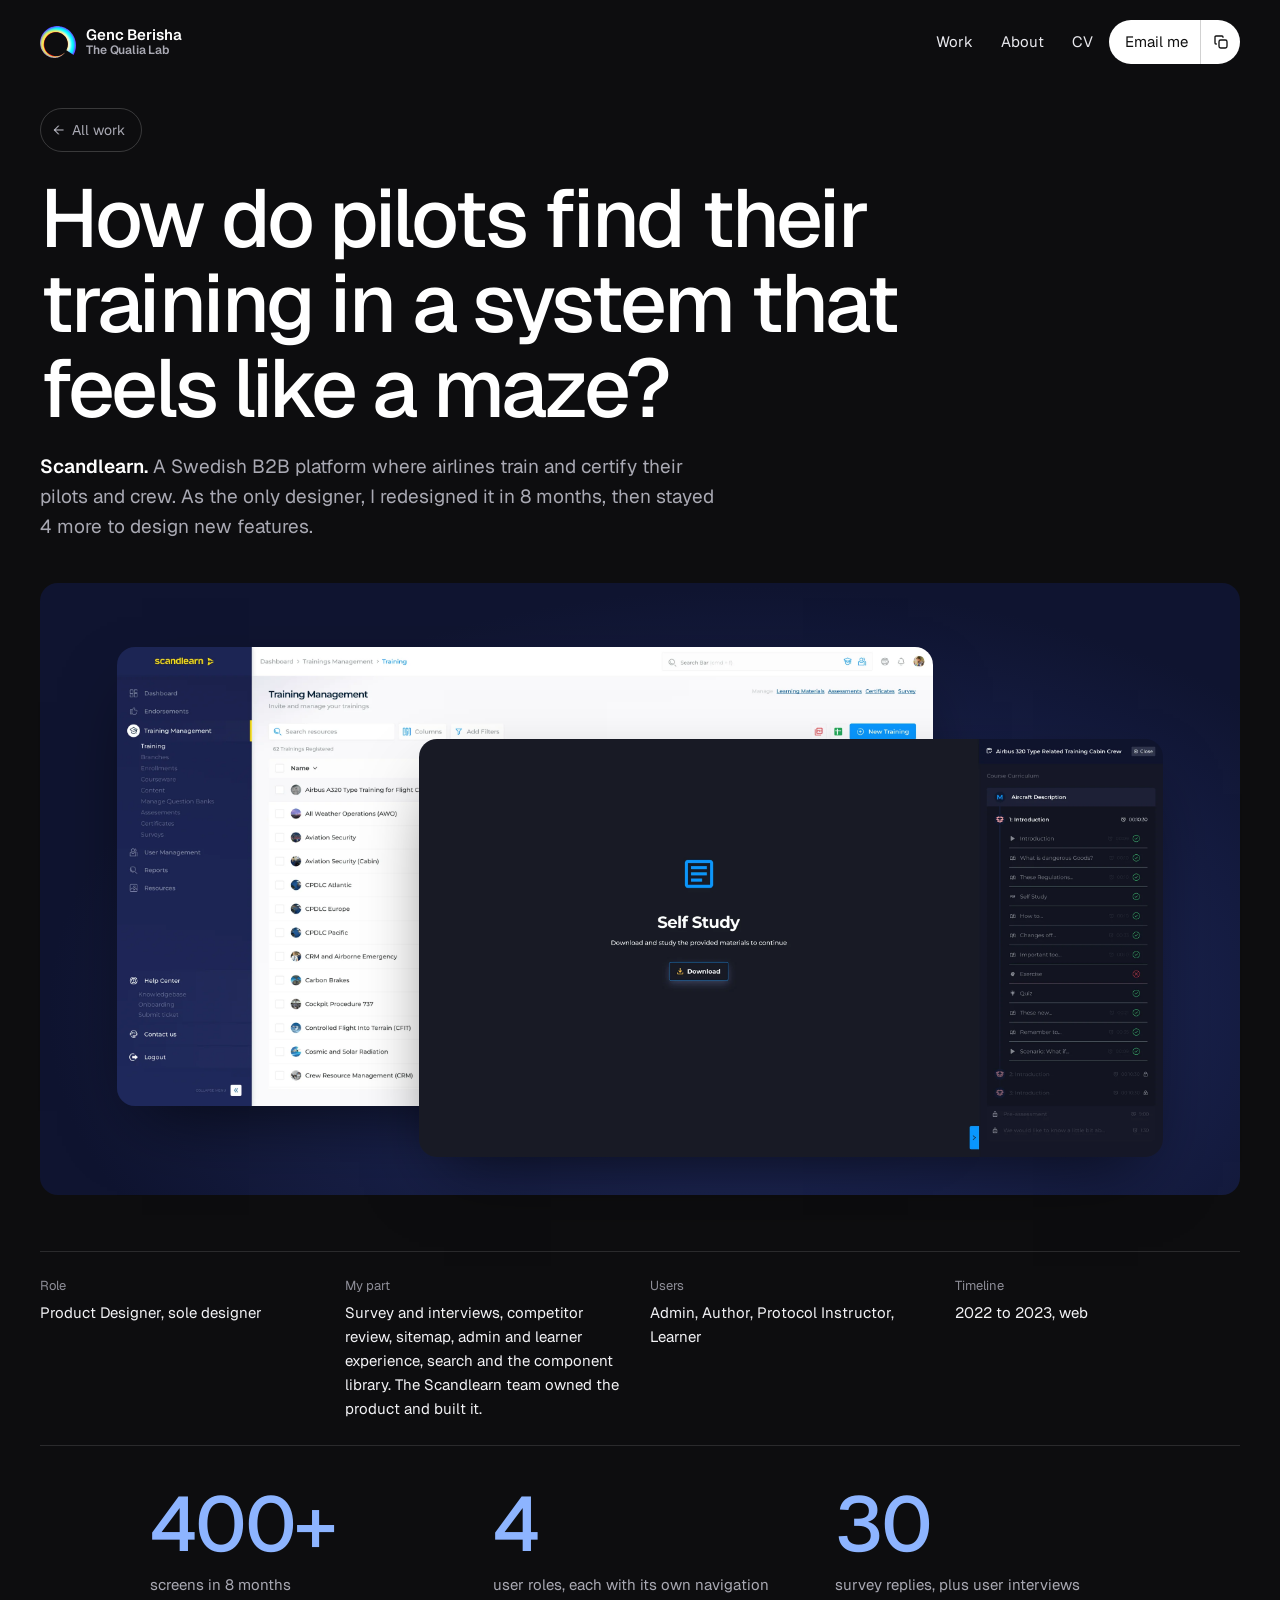
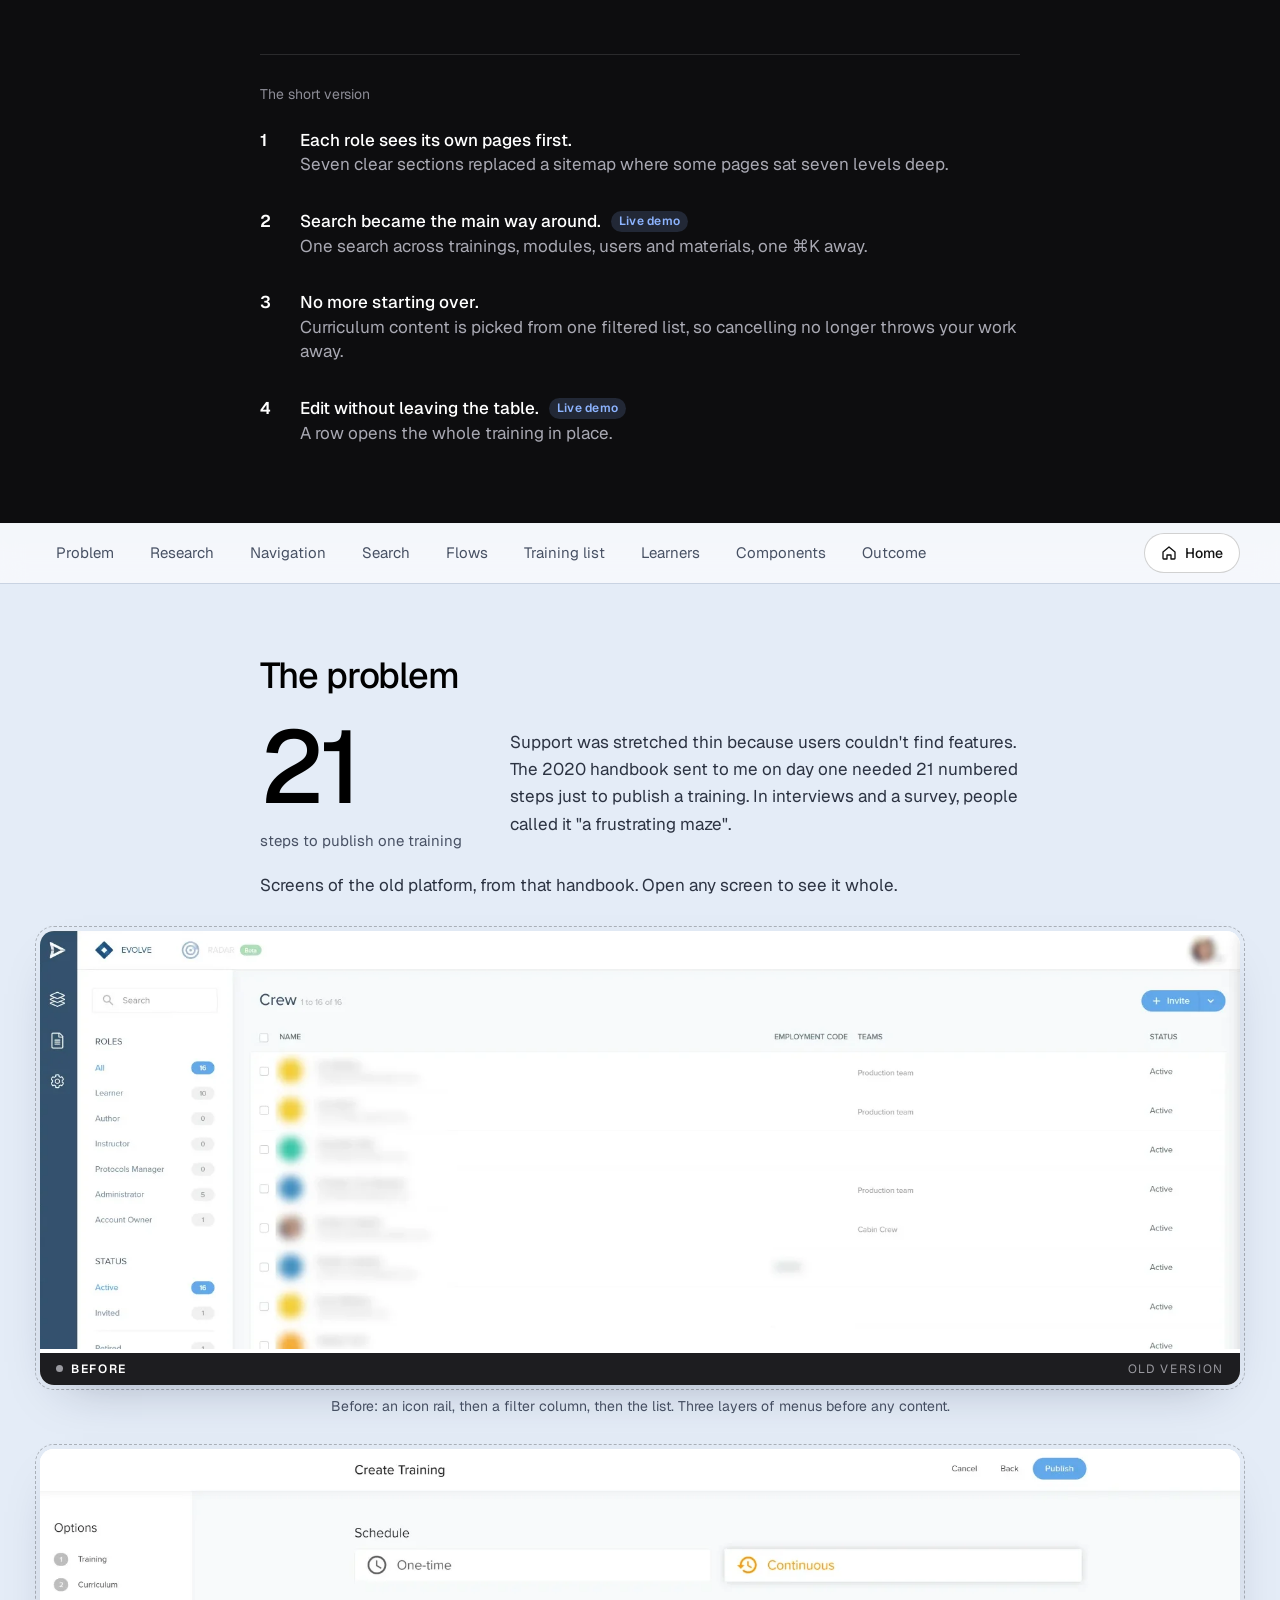
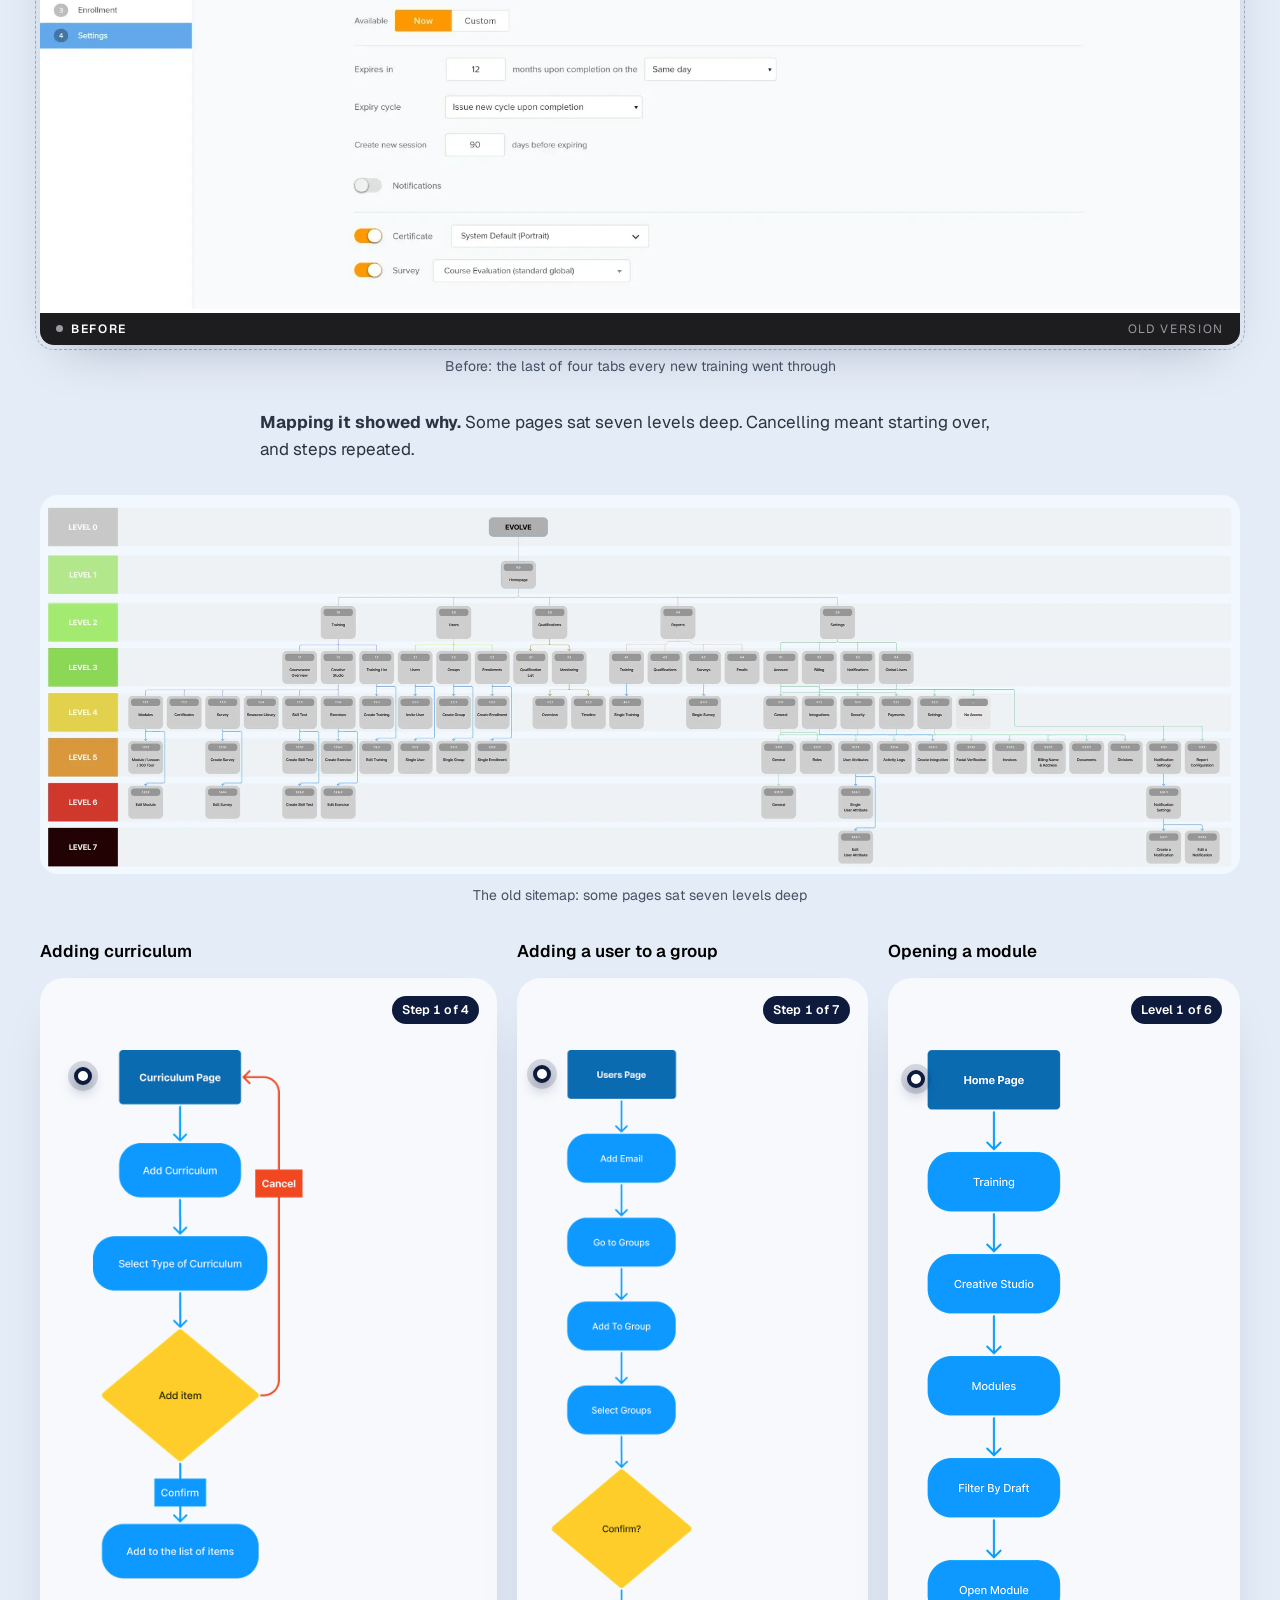
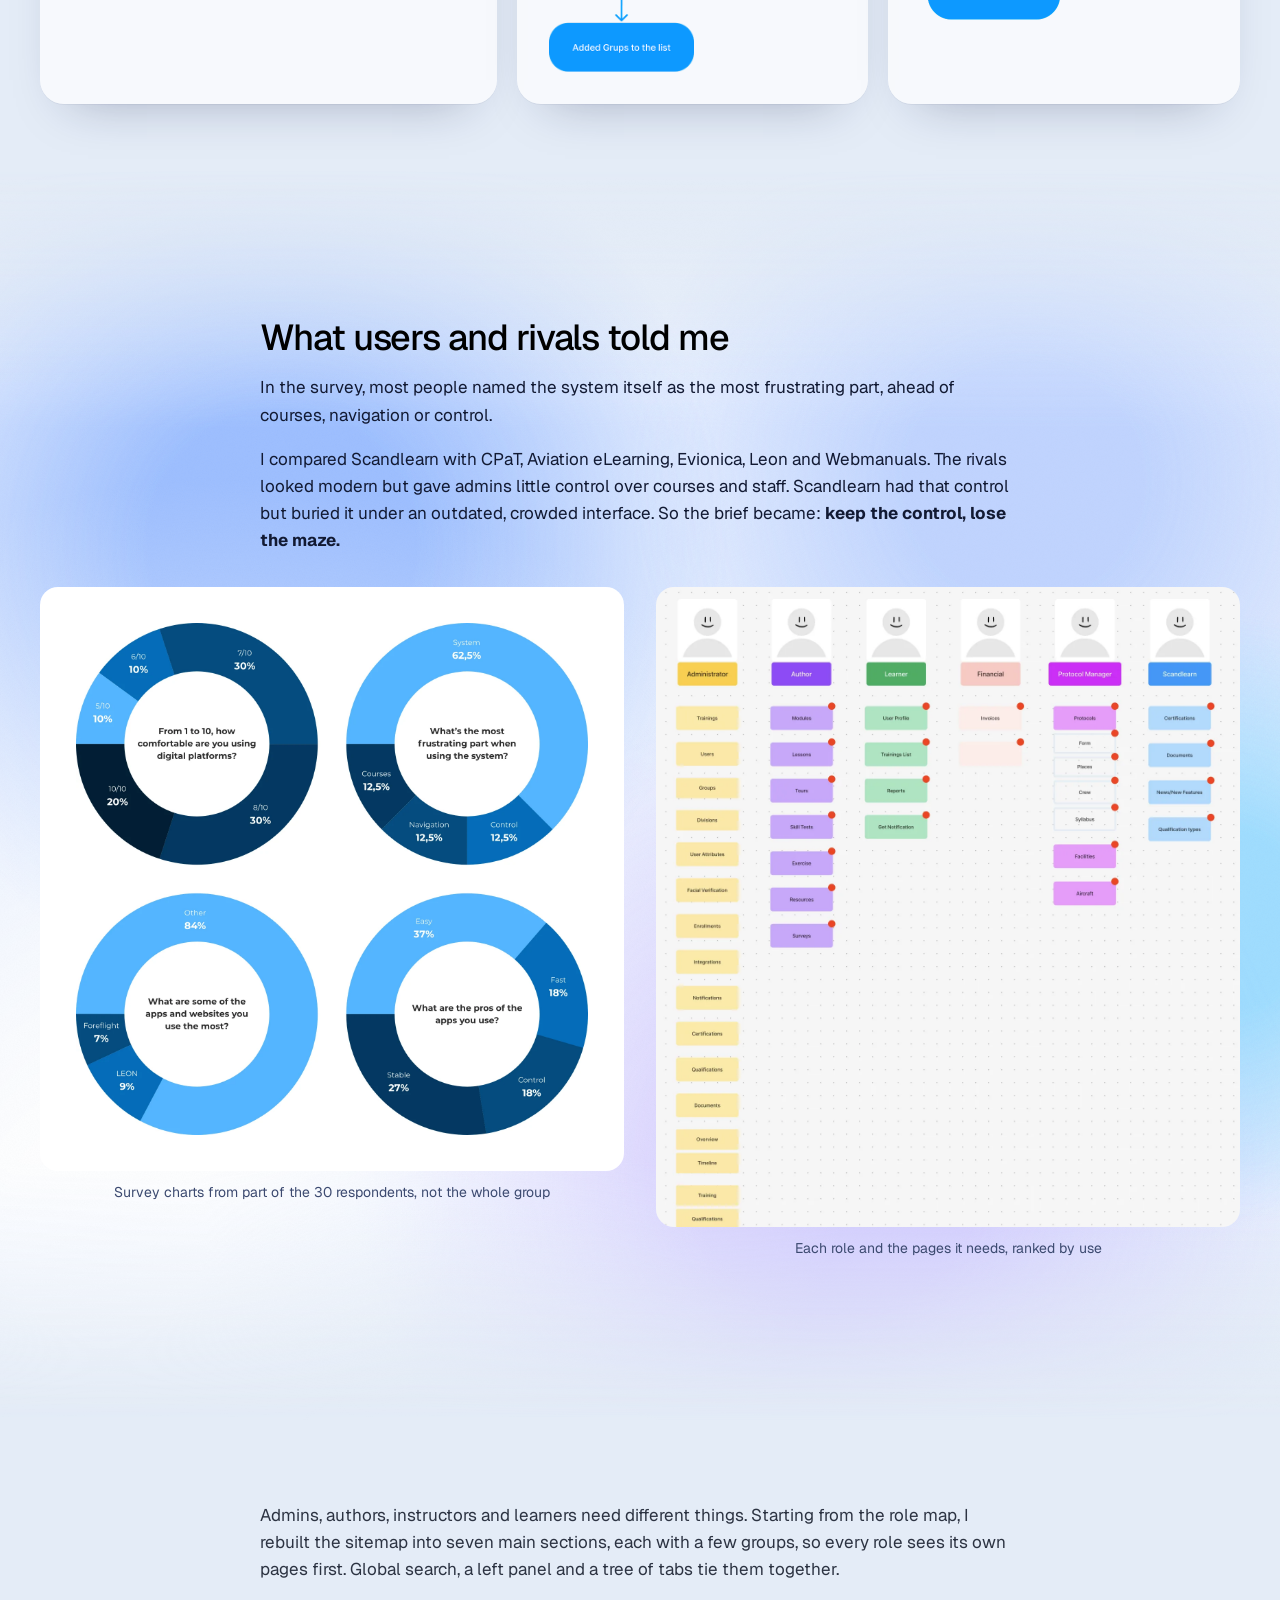
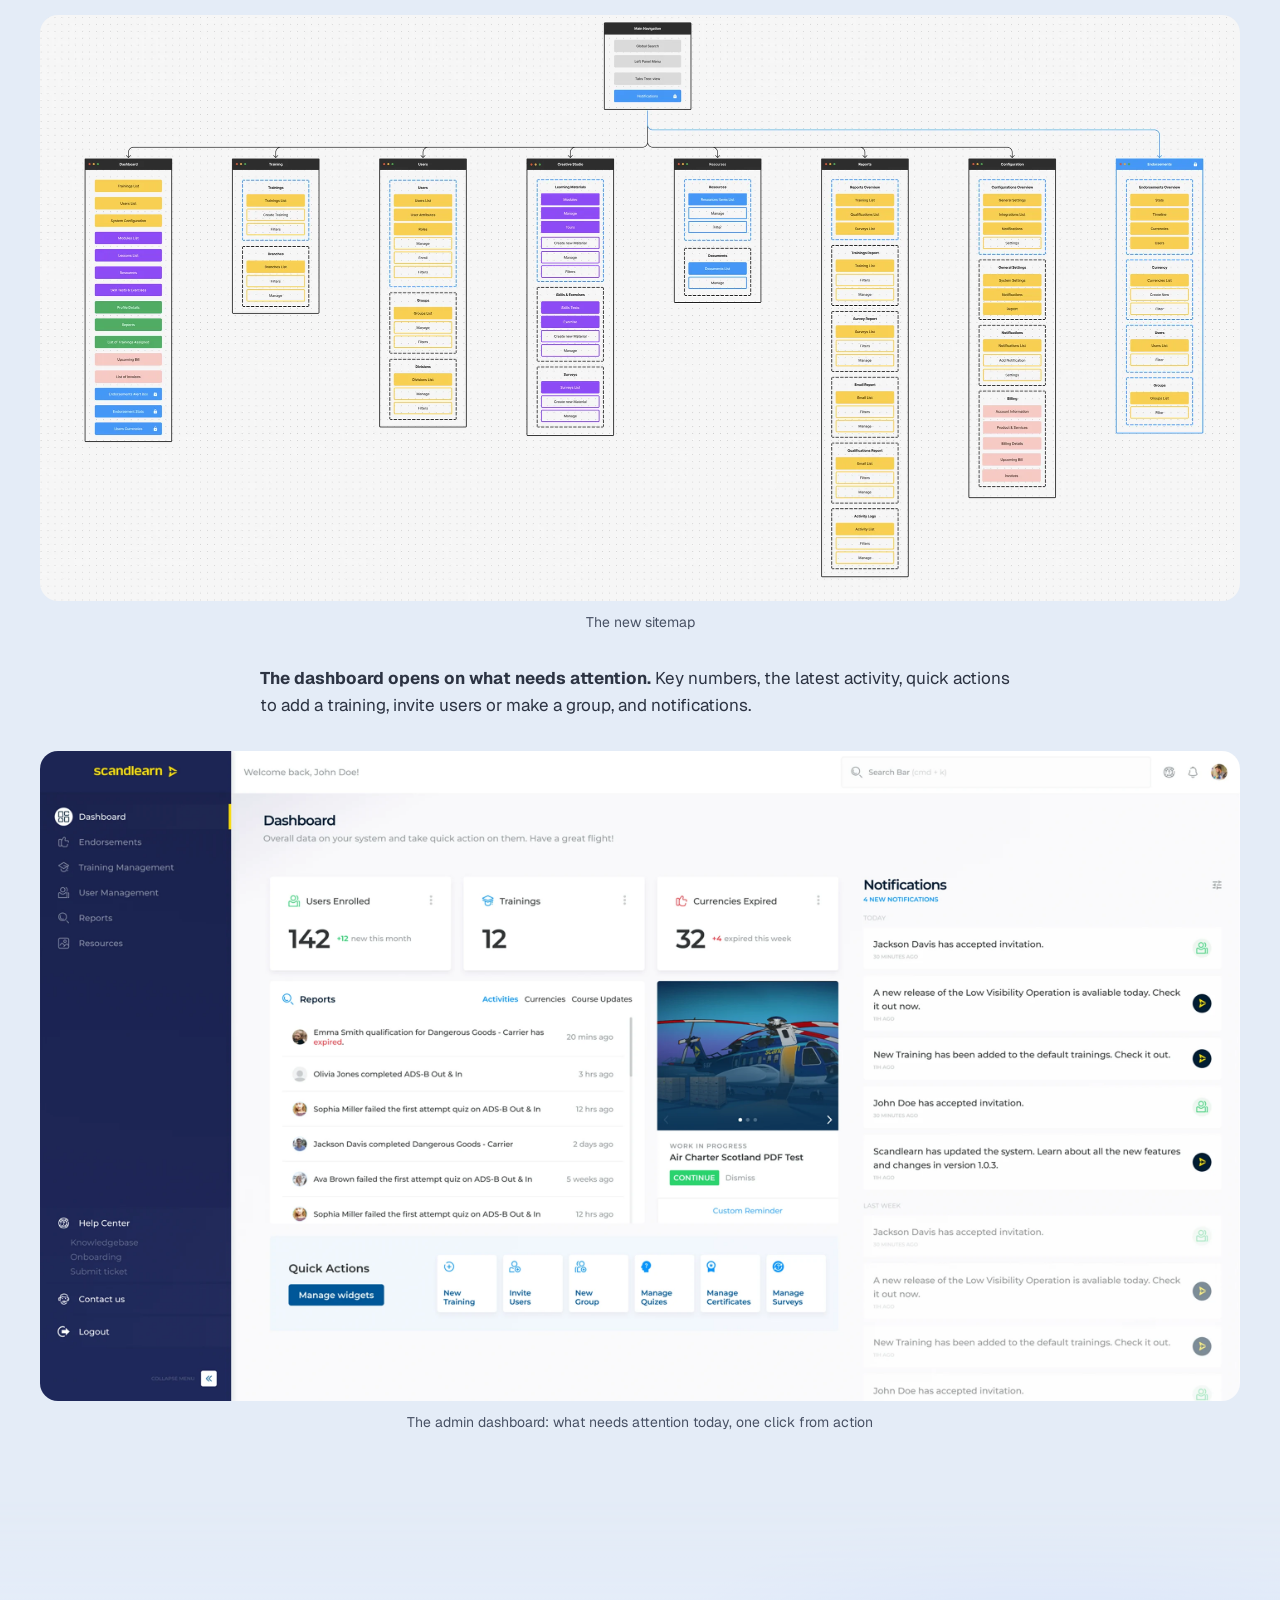
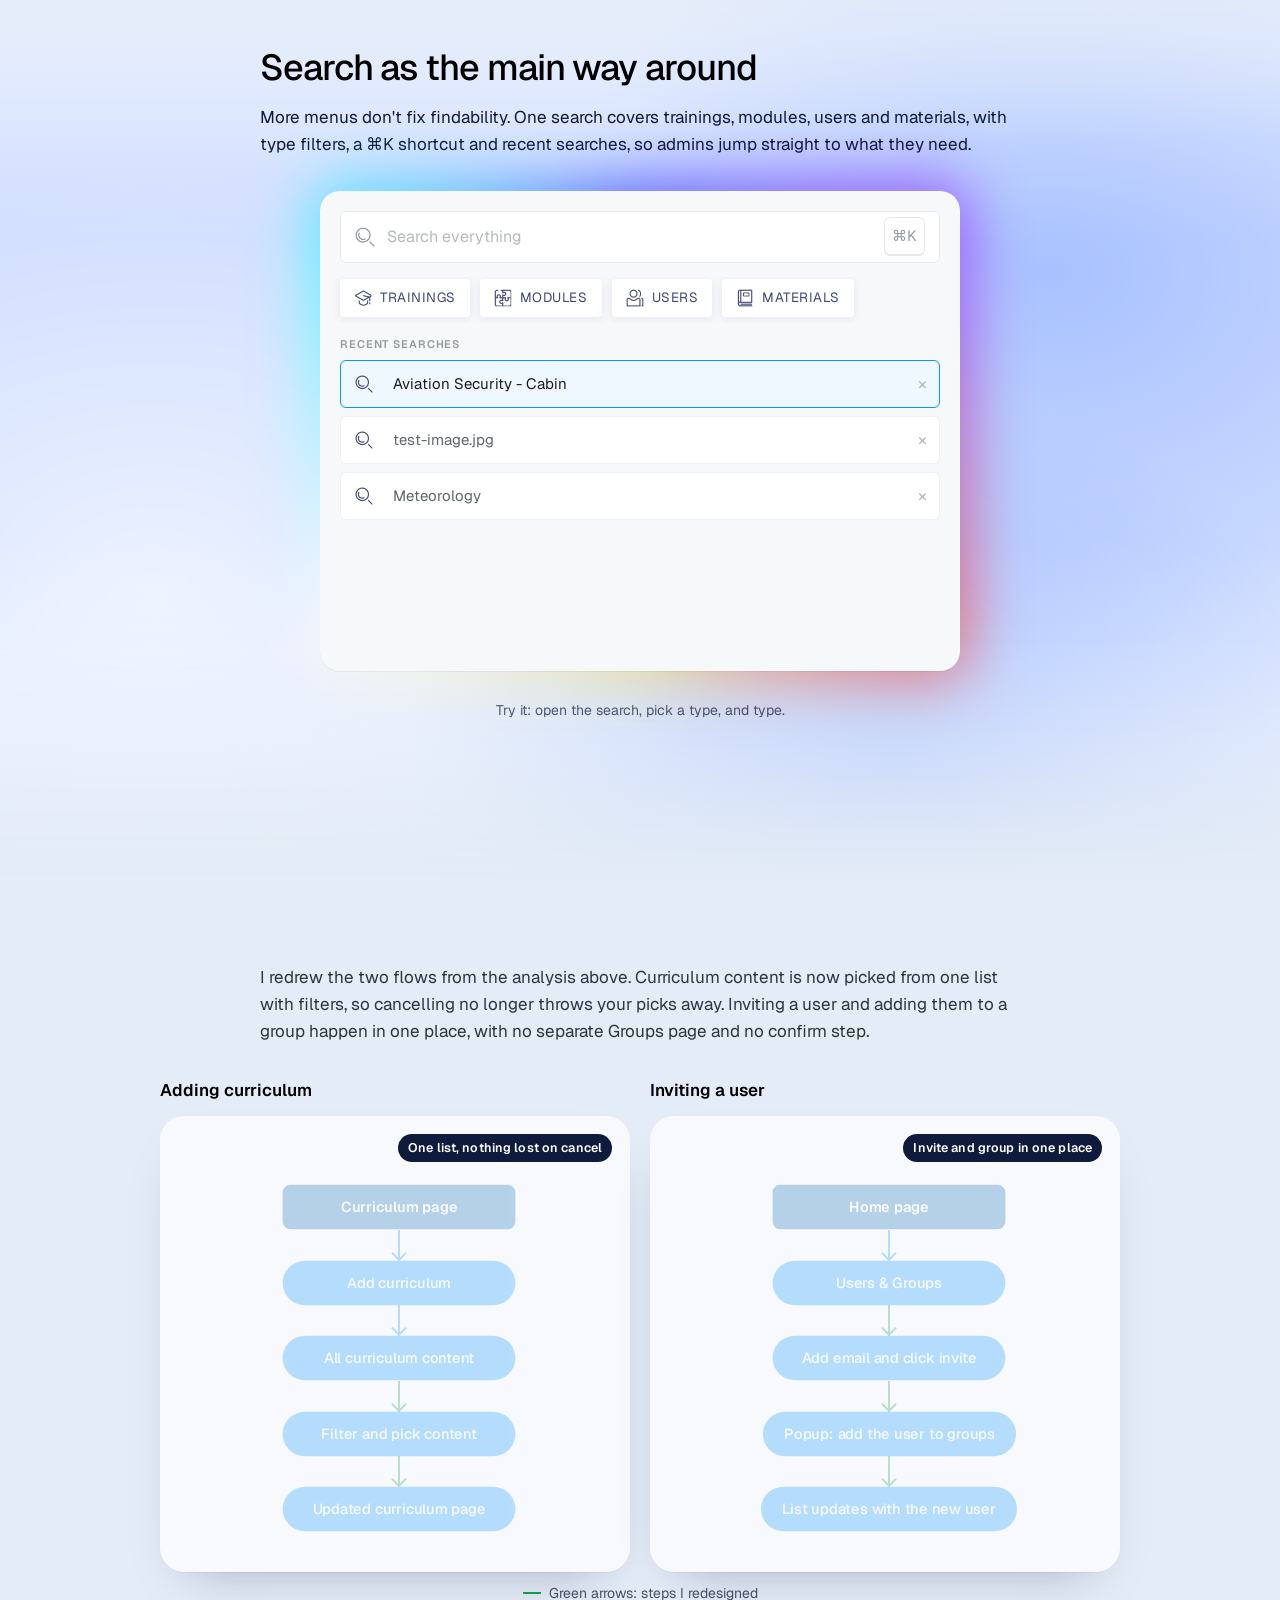
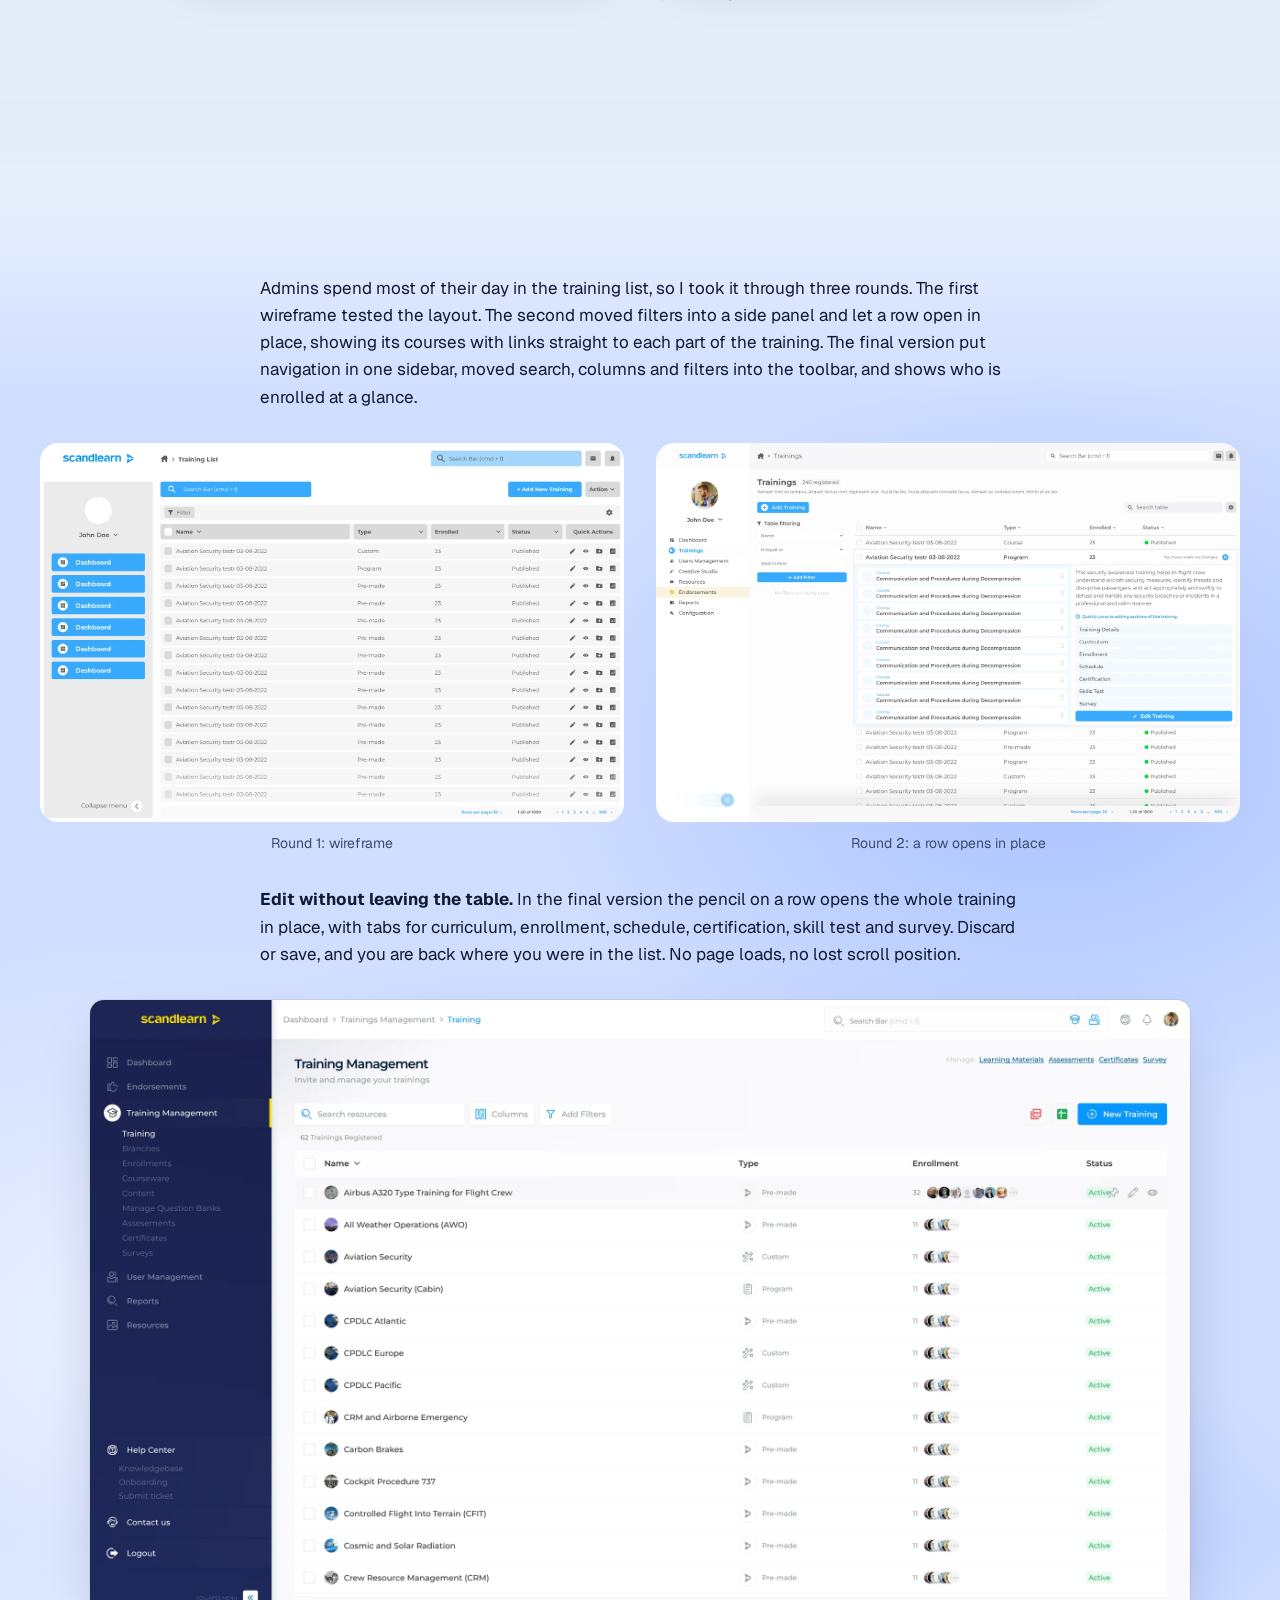
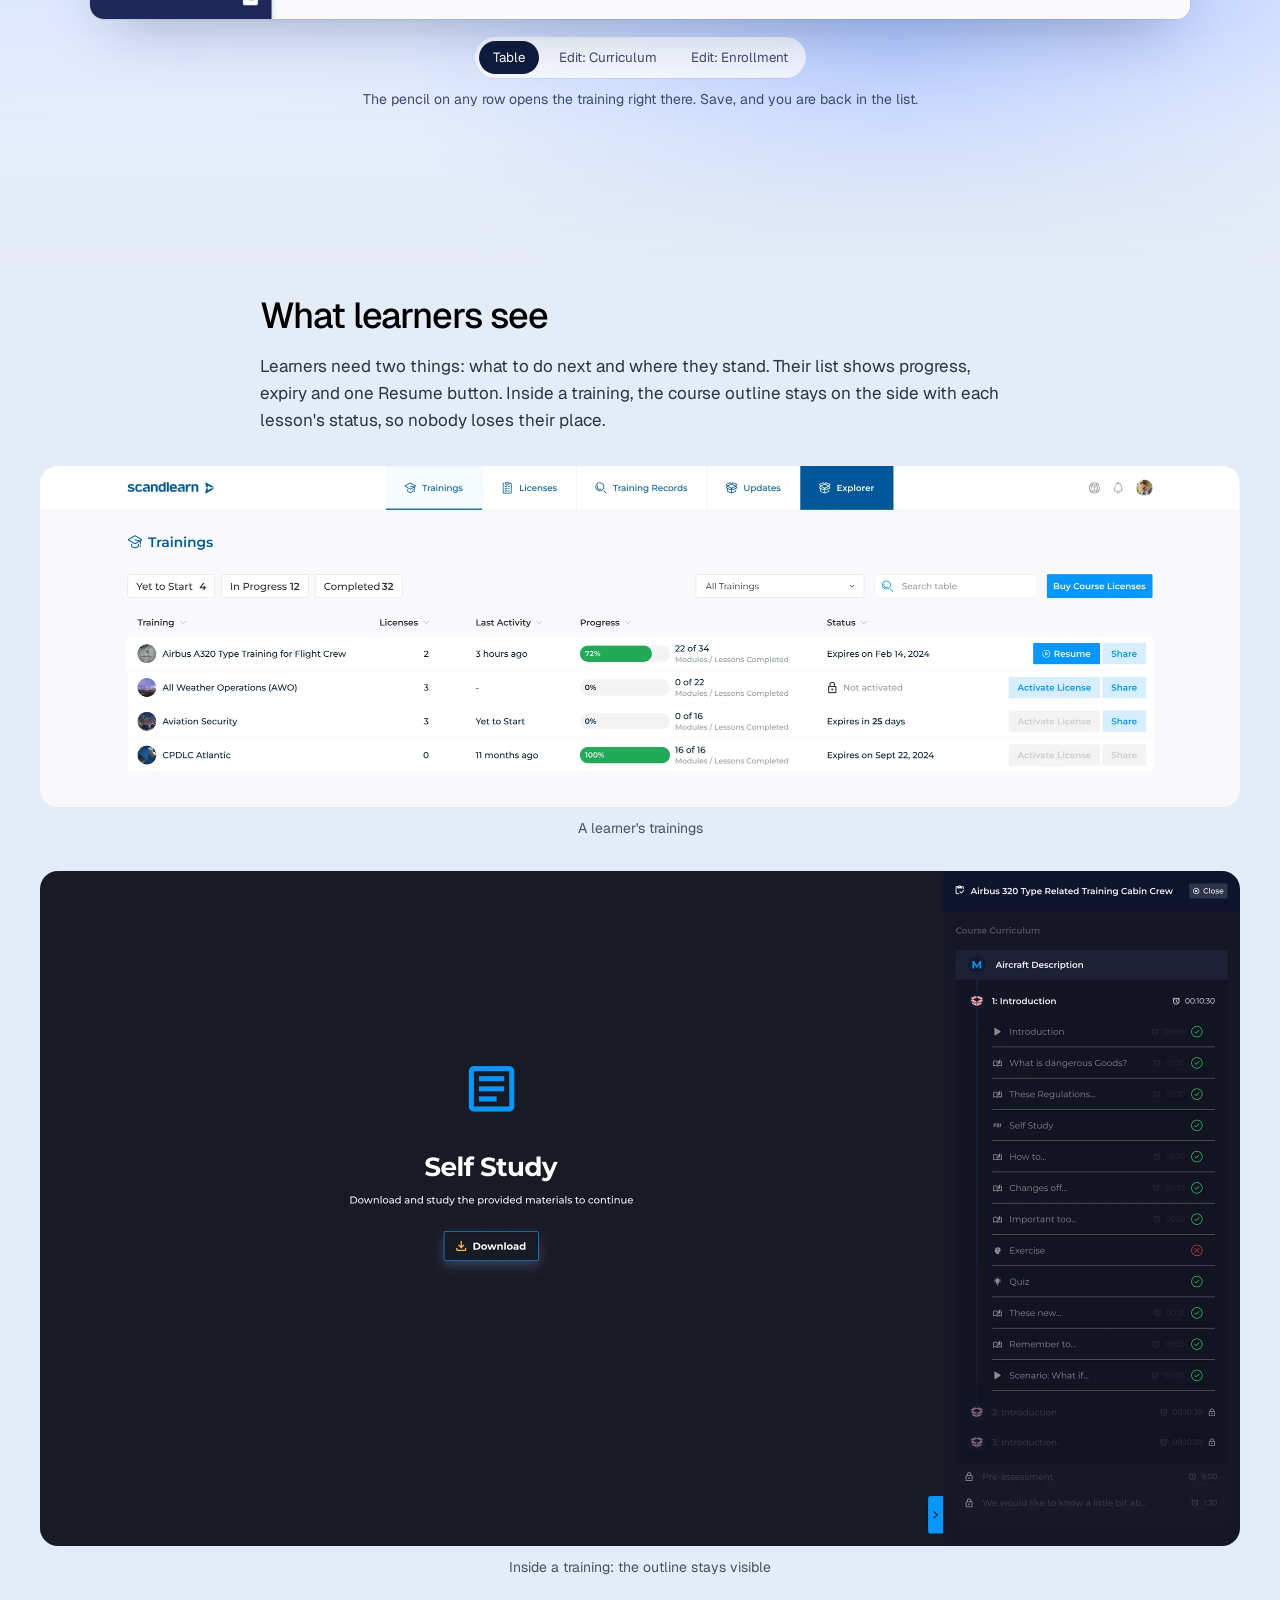
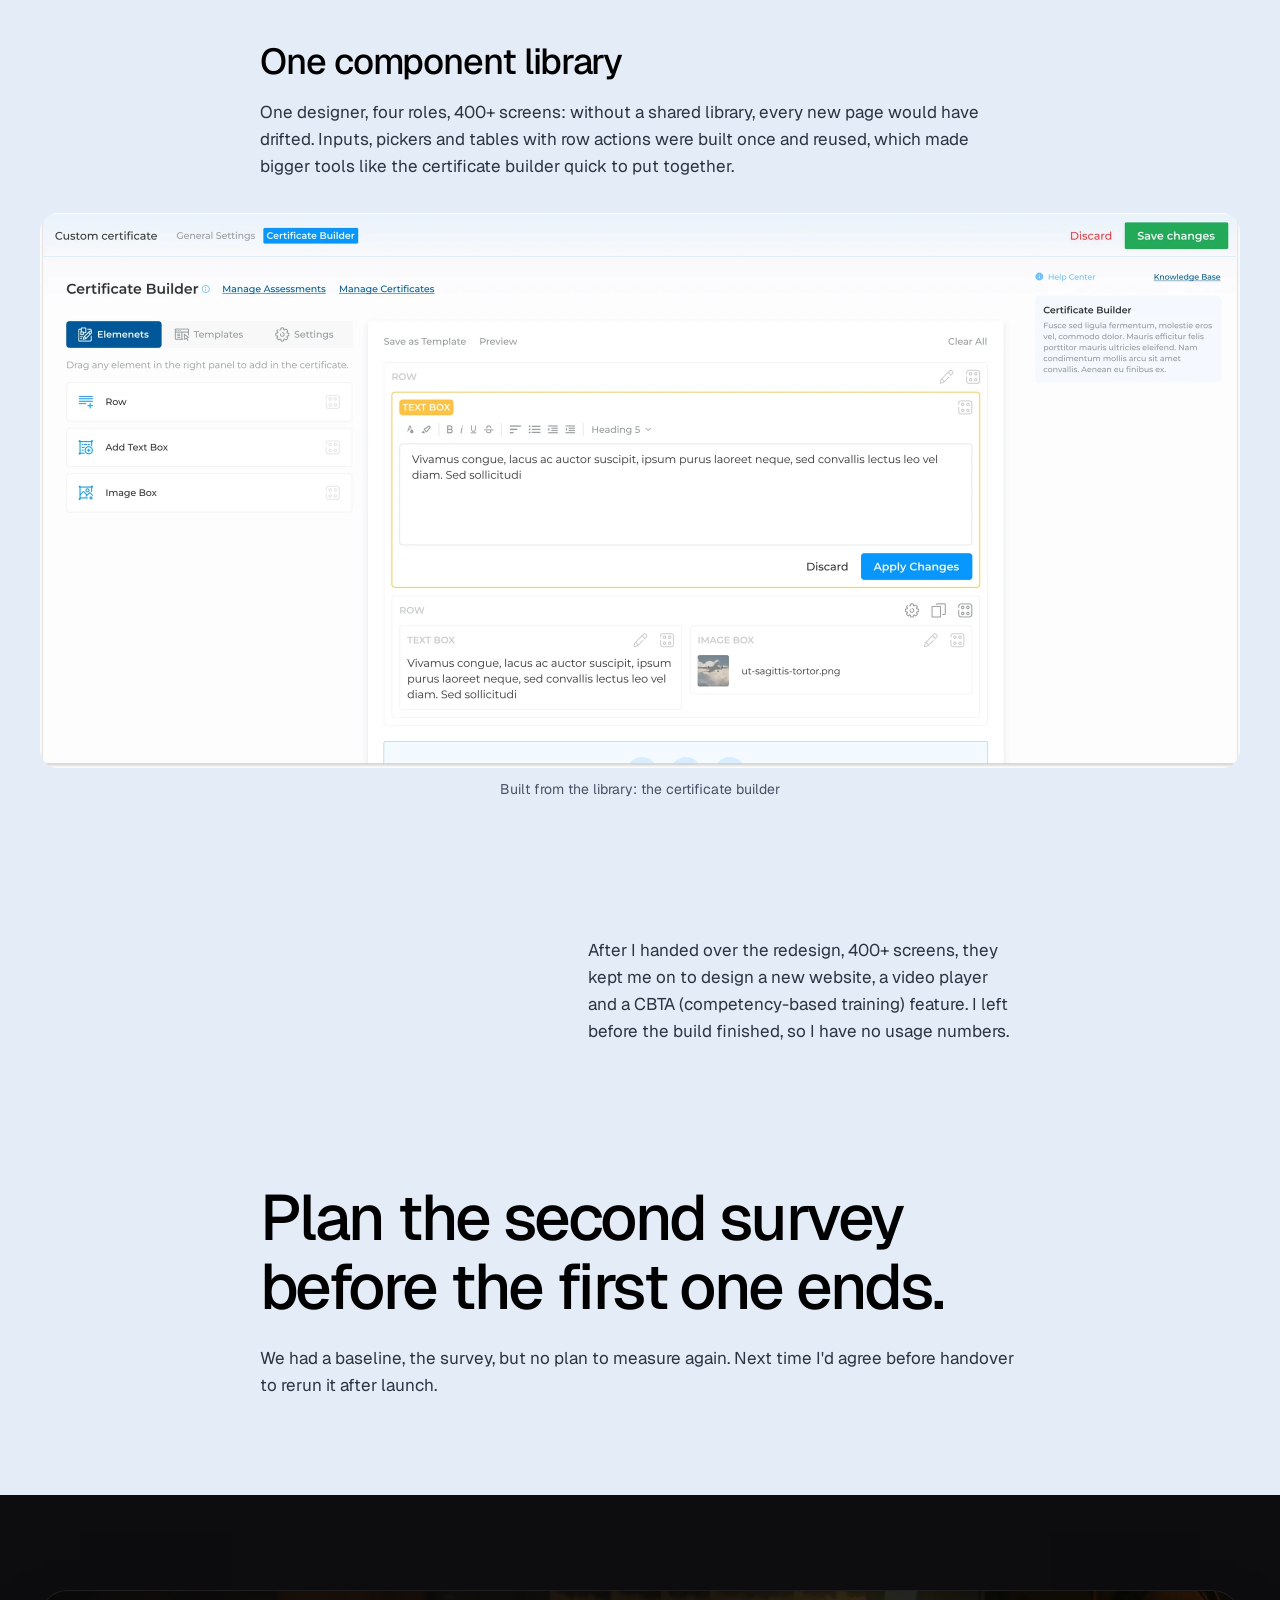
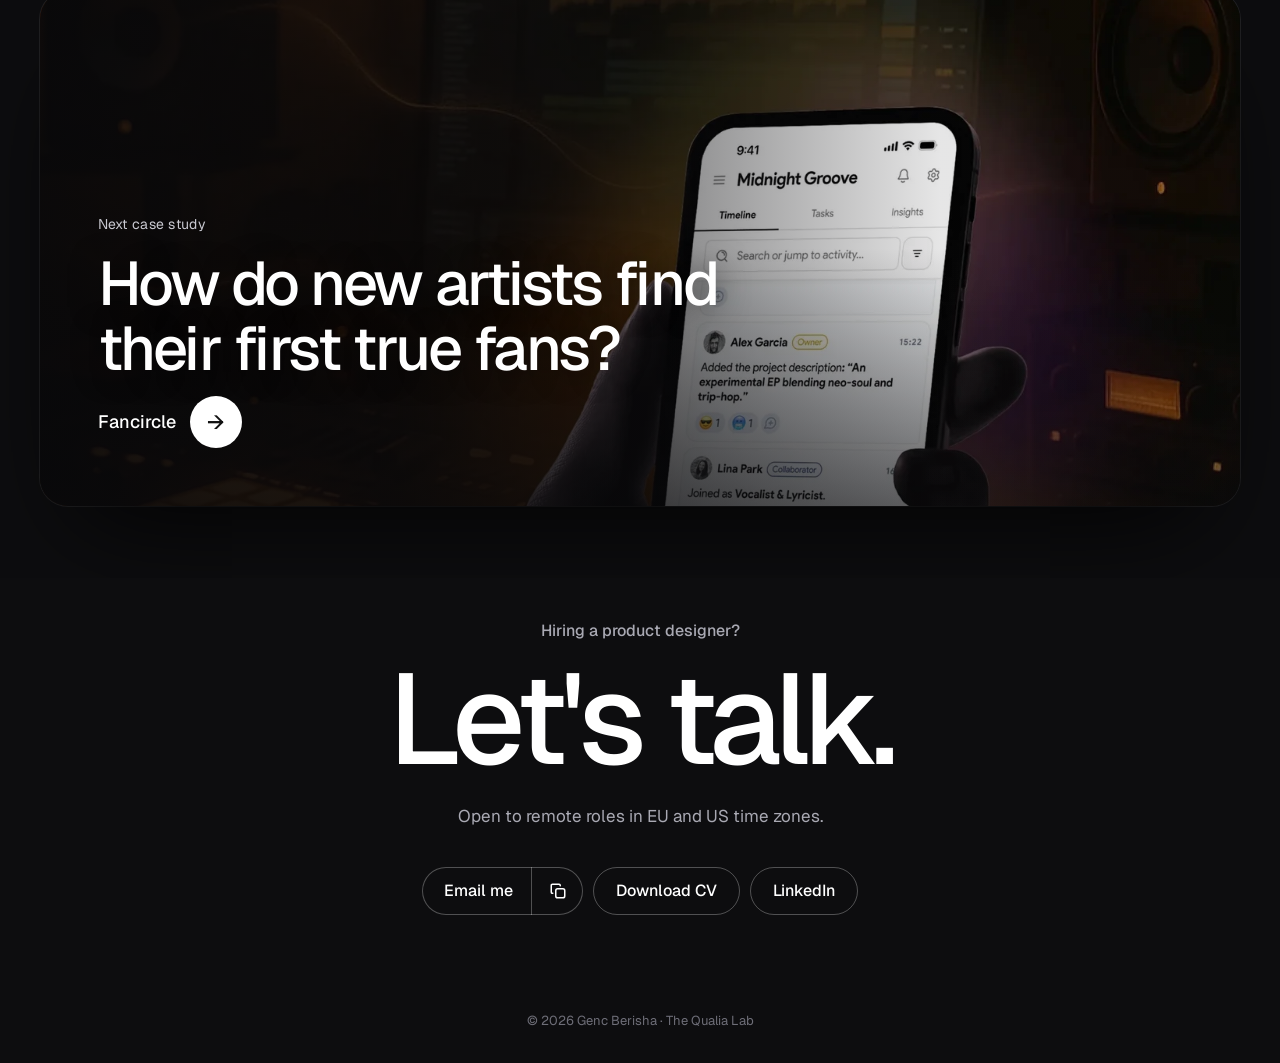
<file: scandlearn/index.html>
<!doctype html>
<html lang="en">
<head>
<meta charset="utf-8">
<meta name="viewport" content="width=device-width, initial-scale=1">
<link rel="icon" type="image/svg+xml" href="/assets/favicon.svg">
  <link rel="icon" type="image/png" sizes="32x32" href="/assets/favicon-32.png">
  <link rel="apple-touch-icon" href="/assets/apple-touch-icon.png">
  <title>Scandlearn case study · Genc Berisha</title>
<meta name="description" content="How do pilots find their training in a system that feels like a maze? A product design case study by Genc Berisha.">
<link rel="canonical" href="https://portfolio.thequalialab.com/scandlearn/">
<meta name="theme-color" content="#e4ecf7">
<meta property="og:type" content="article">
<meta property="og:site_name" content="Genc Berisha">
<meta property="og:url" content="https://portfolio.thequalialab.com/scandlearn/">
<meta property="og:title" content="Scandlearn case study · Genc Berisha">
<meta property="og:description" content="How do pilots find their training in a system that feels like a maze? A product design case study by Genc Berisha.">
<meta property="og:image" content="https://portfolio.thequalialab.com/assets/og-scandlearn.jpg">
<meta property="og:image:width" content="1200">
<meta property="og:image:height" content="630">
<meta property="og:image:alt" content="Scandlearn case study: How do pilots find their training in a system that feels like a maze?">
<meta name="twitter:card" content="summary_large_image">
<meta name="twitter:title" content="Scandlearn case study · Genc Berisha">
<meta name="twitter:description" content="How do pilots find their training in a system that feels like a maze?">
<meta name="twitter:image" content="https://portfolio.thequalialab.com/assets/og-scandlearn.jpg">
<link rel="preconnect" href="https://fonts.googleapis.com">
<link rel="preconnect" href="https://fonts.gstatic.com" crossorigin>
<link href="https://fonts.googleapis.com/css2?family=Geist:wght@400;500;600&family=Instrument+Serif:ital@0;1&display=swap" rel="stylesheet">
<link rel="stylesheet" href="../styles.css?v=202611181945">
<link rel="stylesheet" href="../case.css?v=202611251613">

</head>
<body class="cs dark-stage v2 dark-end scandlearn">
<header class="top">
  <a class="name logo" href="../"><img class="q q-on-light" src="../assets/q-black.svg" width="37" height="32" alt=""><img class="q q-on-dark" src="../assets/q-colour.svg" width="37" height="32" alt=""><span class="logo-text"><b>Genc Berisha</b><small>The Qualia Lab</small></span></a>
  <nav aria-label="Main">
    <a href="../#work">Work</a>
    <a href="../#about">About</a>
    <a href="../genc-berisha-cv.pdf" target="_blank" rel="noopener">CV</a>
    <span class="msplit nav-split"><a class="nav-cta" href="mailto:gencberisha3@gmail.com">Email me</a><button type="button" class="m-copy" data-copy="gencberisha3@gmail.com" aria-label="Copy email address" title="Copy email address"><svg class="i-copy" width="16" height="16" viewBox="0 0 24 24" fill="none" stroke="currentColor" stroke-width="2" stroke-linecap="round" stroke-linejoin="round" aria-hidden="true"><rect x="9" y="9" width="12" height="12" rx="2.5"/><path d="M5 15H4.5A1.5 1.5 0 0 1 3 13.5v-9A1.5 1.5 0 0 1 4.5 3h9A1.5 1.5 0 0 1 15 4.5V5"/></svg><svg class="i-ok" width="16" height="16" viewBox="0 0 24 24" fill="none" stroke="currentColor" stroke-width="2.4" stroke-linecap="round" stroke-linejoin="round" aria-hidden="true"><path d="M5 12.5l4.5 4.5L19 7.5"/></svg><span class="cta-tip" aria-live="polite"></span></button></span>
  </nav>
</header>
<main class="wrap">
  <div class="stage">
  <a class="back" href="../#work">All work</a>
  <h1 class="cs-title">How do pilots find their training in a system that feels like a maze?</h1>
  <p class="cs-intro"><b>Scandlearn.</b> A Swedish B2B platform where airlines train and certify their pilots and crew. As the only designer, I redesigned it in 8 months, then stayed 4 more to design new features.</p>
  <figure class="wide cover-desk" aria-label="Scandlearn: the admin training list and the learner course player."><img src="../assets/sl-list-final.webp" alt="" loading="eager"><img src="../assets/sl-learner-player.webp" alt="" loading="eager"></figure>
  <dl class="cs-facts"><div><dt>Role</dt><dd>Product Designer, sole designer</dd></div><div><dt>My part</dt><dd>Survey and interviews, competitor review, sitemap, admin and learner experience, search and the component library. The Scandlearn team owned the product and built it.</dd></div><div><dt>Users</dt><dd>Admin, Author, Protocol Instructor, Learner</dd></div><div><dt>Timeline</dt><dd>2022 to 2023, web</dd></div></dl>
  <ul class="cs-stats"><li><strong>400+</strong><span>screens in 8 months</span></li><li><strong>4</strong><span>user roles, each with its own navigation</span></li><li><strong>30</strong><span>survey replies, plus user interviews</span></li></ul>
  <div class="tldr"><p class="tldr-h">The short version</p><ol><li><a href="#navigation"><b>Each role sees its own pages first.</b> Seven clear sections replaced a sitemap where some pages sat seven levels deep.</a></li><li><a href="#search"><b>Search became the main way around. <span class="try">Live demo</span></b> One search across trainings, modules, users and materials, one ⌘K away.</a></li><li><a href="#flows"><b>No more starting over.</b> Curriculum content is picked from one filtered list, so cancelling no longer throws your work away.</a></li><li><a href="#training-list"><b>Edit without leaving the table. <span class="try">Live demo</span></b> A row opens the whole training in place.</a></li></ol></div>
  </div>
  <nav class="chapters" aria-label="Sections"><div class="ch-in"><div class="ch-tabs"><a href="#problem">Problem</a><a href="#research">Research</a><a href="#navigation">Navigation</a><a href="#search">Search</a><a href="#flows">Flows</a><a href="#training-list">Training list</a><a href="#learners">Learners</a><a href="#components">Components</a><a href="#outcome">Outcome</a></div><a class="ch-home" href="../"><svg width="16" height="16" viewBox="0 0 24 24" fill="none" stroke="currentColor" stroke-width="2" stroke-linecap="round" stroke-linejoin="round" aria-hidden="true"><path d="M3 10.5 12 3l9 7.5V20a1 1 0 0 1-1 1h-5v-6H9v6H4a1 1 0 0 1-1-1z"/></svg>Home</a></div></nav>
  <article class="cs-body"><section id="problem" class=""><h2>The problem</h2><div class="split"><p class="big-stat">21<small>steps to publish one training</small></p><p>Support was stretched thin because users couldn't find features. The 2020 handbook sent to me on day one needed 21 numbered steps just to publish a training. In interviews and a survey, people called it "a frustrating maze".</p></div><p>Screens of the old platform, from that handbook. Open any screen to see it whole.</p><figure class="wide old"><div class="old-shot"><img src="../assets/sl-old-crew.webp" alt="The old Crew page: an icon rail, a second column of role and status filters, then the user list. Names and emails are blurred." loading="lazy"><p class="old-strip"><span>Before</span><span>Old version</span></p></div><figcaption>Before: an icon rail, then a filter column, then the list. Three layers of menus before any content.</figcaption></figure><figure class="wide old"><div class="old-shot"><img src="../assets/sl-old-settings.webp" alt="The old Create Training settings: schedule, availability, expiry, expiry cycle, new session, notifications, certificate and survey." loading="lazy"><p class="old-strip"><span>Before</span><span>Old version</span></p></div><figcaption>Before: the last of four tabs every new training went through</figcaption></figure><p><b>Mapping it showed why.</b> Some pages sat seven levels deep. Cancelling meant starting over, and steps repeated.</p><figure class="wide"><img src="../assets/sl-old-sitemap.webp" alt="The old sitemap drawn as levels 0 to 7, with notification and user attribute settings at level 7." loading="lazy"><figcaption>The old sitemap: some pages sat seven levels deep</figcaption></figure><figure class="wide fa-board"><div class="fa-grid"><div class="fa-col"><p class="fa-t">Adding curriculum</p><div class="fa-card" data-seq='[[-5, 5.1, "Step 1 of 4"], [-5, 22.7, "Step 2 of 4"], [-5, 40.3, "Step 3 of 4"], [3, 65.2, "Step 4 of 4: cancel?"], [79, 65.2, "Cancel", 0, "b"], [88.4, 65.2, "Cancel"], [88.4, 5.1, "Cancel"], [72, 5.1, "Cancel"], [41.5, 5.1, "Cancel"], [-5, 5.1, "Back to step 1", 2600]]'><span class="fa-step">Cancel sends you back to step 1</span><div class="fa-flow" style="--w:210px"><img src="../assets/sl-fa-curriculum.webp" alt="Old flow: Curriculum page, Add curriculum, Select type, Add item, Confirm, Add to the list. Cancel at Add item goes back to the Curriculum page." loading="lazy"><p class="fa-bub" style="top:20%">Cancelling forces users to restart from scratch.</p></div></div></div><div class="fa-col"><p class="fa-t">Adding a user to a group</p><div class="fa-card" data-seq='[[-5, 3.9, "Step 1 of 7"], [-5, 17.4, "Step 2 of 7"], [-5, 30.8, "Step 3 of 7", 0, "b"], [-5, 44.4, "Step 4 of 7"], [-5, 57.8, "Step 5 of 7"], [-5, 77, "Step 6 of 7"], [-5, 96, "Step 7 of 7: done", 2600]]'><span class="fa-step">7 steps for one person</span><div class="fa-flow" style="--w:160px"><span class="fa-span" style="top:26%;height:36%"></span><img src="../assets/sl-fa-group.webp" alt="Old flow: Users page, Add email, Go to Groups, Add to group, Select groups, Confirm, then the groups are added to the list." loading="lazy"><p class="fa-bub" style="top:29%">Redundant steps slow down progress.</p></div></div></div><div class="fa-col"><p class="fa-t">Opening a module</p><div class="fa-card" data-seq='[[-7, 5.2, "Level 1 of 6"], [-7, 23.1, "Level 2 of 6"], [-7, 41, "Level 3 of 6", 0, "b"], [-7, 58.9, "Level 4 of 6"], [-7, 76.8, "Level 5 of 6"], [-7, 94.6, "Level 6 of 6: open", 2600]]'><span class="fa-step">6 levels deep</span><div class="fa-flow" style="--w:138px"><img src="../assets/sl-fa-module.webp" alt="Old flow: Home page, Training, Creative Studio, Modules, Filter by draft, Open module." loading="lazy"><p class="fa-bub" style="top:36%">Deep navigation levels slow down core tasks.</p></div></div></div></div></figure></section><section id="research" class="band"><h2>What users and rivals told me</h2><p>In the survey, most people named the system itself as the most frustrating part, ahead of courses, navigation or control.</p><p>I compared Scandlearn with CPaT, Aviation eLearning, Evionica, Leon and Webmanuals. The rivals looked modern but gave admins little control over courses and staff. Scandlearn had that control but buried it under an outdated, crowded interface. So the brief became: <b>keep the control, lose the maze.</b></p><div class="pair"><figure class=""><img src="../assets/sl-survey.webp" alt="Four survey charts, from part of the 30 respondents: comfort with digital platforms, the most frustrating part of the system, apps used most, and the pros of those apps." loading="lazy"><figcaption>Survey charts from part of the 30 respondents, not the whole group</figcaption></figure><figure class=""><img src="../assets/sl-roles.webp" alt="Each role, from Administrator to Learner, Author, Financial and Protocol Manager, with the pages it needs, marked by priority." loading="lazy"><figcaption>Each role and the pages it needs, ranked by use</figcaption></figure></div></section><section id="navigation" class=""><h2>Navigation by role</h2><p>Admins, authors, instructors and learners need different things. Starting from the role map, I rebuilt the sitemap into seven main sections, each with a few groups, so every role sees its own pages first. Global search, a left panel and a tree of tabs tie them together.</p><figure class="wide"><img src="../assets/sl-new-sitemap.webp" alt="The new sitemap: main navigation with global search, left panel menu and tabs tree view, over seven sections from Dashboard to Configuration." loading="lazy"><figcaption>The new sitemap</figcaption></figure><p><b>The dashboard opens on what needs attention.</b> Key numbers, the latest activity, quick actions to add a training, invite users or make a group, and notifications.</p><figure class="wide pan"><img src="../assets/sl-dashboard-full.webp" alt="Admin dashboard: users enrolled, trainings and expired currencies, a feed of reports, a work-in-progress card, quick actions for new training, invite users and new group, and notifications." loading="lazy"><figcaption>The admin dashboard: what needs attention today, one click from action</figcaption></figure></section><section id="search" class="band"><h2>Search as the main way around</h2><p>More menus don't fix findability. One search covers trainings, modules, users and materials, with type filters, a ⌘K shortcut and recent searches, so admins jump straight to what they need.</p><p></p><figure class="wide gs-fig"><div class="gs" data-gs='{&quot;t&quot;: [&quot;ADS-B Out &amp; In&quot;, &quot;Controlled Flight Into Terrain (CFIT)&quot;, &quot;Cosmic and Solar Radiation&quot;, &quot;Crew Resource Management (CRM)&quot;, &quot;Fuel Tank Safety Awareness Training&quot;, &quot;First Aid&quot;, &quot;Low Visibility (LVO) CAT II/III&quot;, &quot;Meteorology&quot;, &quot;Performance-Based Navigation (PBN)&quot;, &quot;Winter operations and Surface contamination training (generic)&quot;, &quot;Airbus A320 - Flight Crew&quot;], &quot;m&quot;: [&quot;ADS-B: How surveillance works&quot;, &quot;CFIT: Terrain awareness&quot;, &quot;Crew communication&quot;, &quot;Radiation exposure on long flights&quot;, &quot;De-icing procedures&quot;, &quot;CPR and AED basics&quot;, &quot;Approach minima&quot;, &quot;Reading METARs and TAFs&quot;], &quot;u&quot;: [&quot;John Doe&quot;, &quot;Emma Smith&quot;, &quot;Olivia Jones&quot;, &quot;Sophia Miller&quot;, &quot;Jackson Davis&quot;, &quot;Ava Brown&quot;, &quot;Liam Wilson&quot;, &quot;Mia Clark&quot;], &quot;x&quot;: [&quot;Aviation Security - Cabin.pdf&quot;, &quot;A320 Quick Reference.pdf&quot;, &quot;CRM Case Studies.pdf&quot;, &quot;test-image.jpg&quot;, &quot;Winter Ops Checklist.docx&quot;, &quot;First Aid Poster.png&quot;]}'><div class="gs-app"><label class="gs-box"><span class="ic ic-search" aria-hidden="true"></span><span class="gs-tag" hidden><span class="ic"></span><b></b><button type="button" aria-label="Remove filter">×</button></span><input type="text" autocomplete="off" spellcheck="false" aria-label="Search trainings, modules, users and materials" placeholder="Search everything"><kbd class="gs-kbd">⌘K</kbd></label><div class="gs-chips" role="toolbar" aria-label="Filter by type"><button type="button" data-t="t"><span class="ic ic-cap"></span>Trainings</button><button type="button" data-t="m"><span class="ic ic-puzzle"></span>Modules</button><button type="button" data-t="u"><span class="ic ic-users"></span>Users</button><button type="button" data-t="x"><span class="ic ic-book"></span>Materials</button></div><div class="gs-panel"><p class="gs-h"></p><ul class="gs-list" role="listbox"></ul></div><p class="gs-toast" aria-live="polite"></p></div></div><figcaption>Try it: open the search, pick a type, and type.</figcaption></figure></section><section id="flows" class=""><h2>Fewer steps, no starting over</h2><p>I redrew the two flows from the analysis above. Curriculum content is now picked from one list with filters, so cancelling no longer throws your picks away. Inviting a user and adding them to a group happen in one place, with no separate Groups page and no confirm step.</p><figure class="wide fa-board af-board"><div class="fa-grid af-grid"><div class="fa-col"><p class="fa-t">Adding curriculum</p><div class="fa-card af-card" data-end="One list, nothing lost on cancel" role="img" aria-label="New curriculum flow: Curriculum page, Add curriculum, all curriculum content, filter and pick content, updated curriculum page."><span class="fa-step">One list, nothing lost on cancel</span><div class="af"><span class="af-n first">Curriculum page</span><span class="af-ar" aria-hidden="true"></span><span class="af-n">Add curriculum</span><span class="af-ar" aria-hidden="true"></span><span class="af-n">All curriculum content</span><span class="af-ar new" aria-hidden="true"></span><span class="af-n">Filter and pick content</span><span class="af-ar new" aria-hidden="true"></span><span class="af-n">Updated curriculum page</span></div></div></div><div class="fa-col"><p class="fa-t">Inviting a user</p><div class="fa-card af-card" data-end="Invite and group in one place" role="img" aria-label="New invite flow: from the home page to Users and Groups, add an email and invite, pick groups in a popup, and the list updates."><span class="fa-step">Invite and group in one place</span><div class="af"><span class="af-n first">Home page</span><span class="af-ar" aria-hidden="true"></span><span class="af-n">Users &amp; Groups</span><span class="af-ar new" aria-hidden="true"></span><span class="af-n">Add email and click invite</span><span class="af-ar new" aria-hidden="true"></span><span class="af-n">Popup: add the user to groups</span><span class="af-ar new" aria-hidden="true"></span><span class="af-n">List updates with the new user</span></div></div></div></div><figcaption><span class="af-key"></span>Green arrows: steps I redesigned</figcaption></figure></section><section id="training-list" class="band"><h2>The training list in three rounds</h2><p>Admins spend most of their day in the training list, so I took it through three rounds. The first wireframe tested the layout. The second moved filters into a side panel and let a row open in place, showing its courses with links straight to each part of the training. The final version put navigation in one sidebar, moved search, columns and filters into the toolbar, and shows who is enrolled at a glance.</p><div class="pair"><figure class=""><img src="../assets/sl-list-v1.webp" alt="First wireframe of the training list: a profile panel, a menu, column filters and a long table." loading="lazy"><figcaption>Round 1: wireframe</figcaption></figure><figure class=""><img src="../assets/sl-list-v2.webp" alt="Second wireframe: a filter panel on the left and one training row opened in place, listing its courses and links to details, curriculum, enrollment, schedule, certification, skills test and survey." loading="lazy"><figcaption>Round 2: a row opens in place</figcaption></figure></div><p><b>Edit without leaving the table.</b> In the final version the pencil on a row opens the whole training in place, with tabs for curriculum, enrollment, schedule, certification, skill test and survey. Discard or save, and you are back where you were in the list. No page loads, no lost scroll position.</p><figure class="wide ed-fig"><div class="ed" data-s="list"><div class="ed-screen"><img src="../assets/sl-list-final.webp" alt="Final Training Management list: search, columns and filters in the toolbar, a table with type, enrolled people and status, and edit and view icons on the hovered row." loading="lazy"><img class="ed-a" src="../assets/sl-edit-curriculum-2.webp" alt="The same row opened in place for editing, on the Curriculum tab: resources on the left, course contents on the right, Discard and Save changes in the row." loading="lazy"><img class="ed-b" src="../assets/sl-edit-enrollment-2.webp" alt="The Enrollment tab of the same open row: users and groups with search, select all, and who gets notified." loading="lazy"><svg class="ed-cur" viewBox="0 0 24 24" aria-hidden="true"><path d="M5 3l14 8-6.2 1.6L10 19z" fill="#0E1B3D" stroke="#fff" stroke-width="1.6" stroke-linejoin="round"/></svg><span class="ed-ring" aria-hidden="true"></span><p class="ed-note" aria-live="polite"></p></div><div class="ed-ctl" role="group" aria-label="Show state"><button type="button" data-s="list">Table</button><button type="button" data-s="cur">Edit: Curriculum</button><button type="button" data-s="enr">Edit: Enrollment</button></div></div><figcaption>The pencil on any row opens the training right there. Save, and you are back in the list.</figcaption></figure></section><section id="learners" class=""><h2>What learners see</h2><p>Learners need two things: what to do next and where they stand. Their list shows progress, expiry and one Resume button. Inside a training, the course outline stays on the side with each lesson's status, so nobody loses their place.</p><figure class="wide"><img src="../assets/sl-learner-list.webp" alt="Learner trainings list with tabs for yet to start, in progress and completed, a progress bar per training, expiry dates and a Resume button." loading="lazy"><figcaption>A learner's trainings</figcaption></figure><figure class="wide"><img src="../assets/sl-learner-player.webp" alt="Course player in dark mode: a self-study lesson with a download button, and the course outline on the right with each lesson&#x27;s status." loading="lazy"><figcaption>Inside a training: the outline stays visible</figcaption></figure></section><section id="components" class=""><h2>One component library</h2><p>One designer, four roles, 400+ screens: without a shared library, every new page would have drifted. Inputs, pickers and tables with row actions were built once and reused, which made bigger tools like the certificate builder quick to put together.</p><figure class="wide"><img src="../assets/sl-cert-builder.webp" alt="Certificate builder: drag rows, text boxes and images into a certificate, edit text in place, then save or use a template." loading="lazy"><figcaption>Built from the library: the certificate builder</figcaption></figure></section><section id="outcome" class=""><h2>Outcome</h2><div class="split"><p class="big-stat">+4<small>months: the client extended my contract</small></p><p>After I handed over the redesign, 400+ screens, they kept me on to design a new website, a video player and a CBTA (competency-based training) feature. I left before the build finished, so I have no usage numbers.</p></div></section><section class="lesson"><h2>What I'd do differently</h2><p class="lesson-big">Plan the second survey before the first one ends.</p><p>We had a baseline, the survey, but no plan to measure again. Next time I'd agree before handover to rerun it after launch.</p></section></article>
  <a class="next" href="../fancircle/"><span class="next-text"><span class="next-k">Next case study</span><b>How do new artists find their first true fans?</b><em>Fancircle<i aria-hidden="true">→</i></em></span><span class="next-img"><img src="../assets/thumb-fancircle.webp" alt="" loading="lazy"></span></a>
</main>
<footer class="contact close"><div class="close-in"><p class="close-k">Hiring a product designer?</p><h2>Let's talk.</h2><p class="close-sub">Open to remote roles in EU and US time zones.</p><div class="close-ctas"><span class="cta-split"><a class="cta-y" href="mailto:gencberisha3@gmail.com">Email me</a><button type="button" class="cta-copy" data-copy="gencberisha3@gmail.com" aria-label="Copy email address" title="Copy email address"><svg class="i-copy" width="18" height="18" viewBox="0 0 24 24" fill="none" stroke="currentColor" stroke-width="2" stroke-linecap="round" stroke-linejoin="round" aria-hidden="true"><rect x="9" y="9" width="12" height="12" rx="2.5"/><path d="M5 15H4.5A1.5 1.5 0 0 1 3 13.5v-9A1.5 1.5 0 0 1 4.5 3h9A1.5 1.5 0 0 1 15 4.5V5"/></svg><svg class="i-ok" width="18" height="18" viewBox="0 0 24 24" fill="none" stroke="currentColor" stroke-width="2.4" stroke-linecap="round" stroke-linejoin="round" aria-hidden="true"><path d="M5 12.5l4.5 4.5L19 7.5"/></svg><span class="cta-tip" aria-live="polite"></span></button></span><a class="cta-o" href="../genc-berisha-cv.pdf" target="_blank" rel="noopener">Download CV</a><a class="cta-o" href="https://www.linkedin.com/in/genc-berisha">LinkedIn</a></div><p class="fine">© 2026 Genc Berisha · The Qualia Lab</p></div><div class="close-lines" aria-hidden="true"></div></footer>
<script src="../case.js?v=202611251613"></script>
<script src="../poke.js?v=202611191305" defer></script>
<script src="../cursors.js?v=202611241442" defer></script>
</body>
</html>
</file>
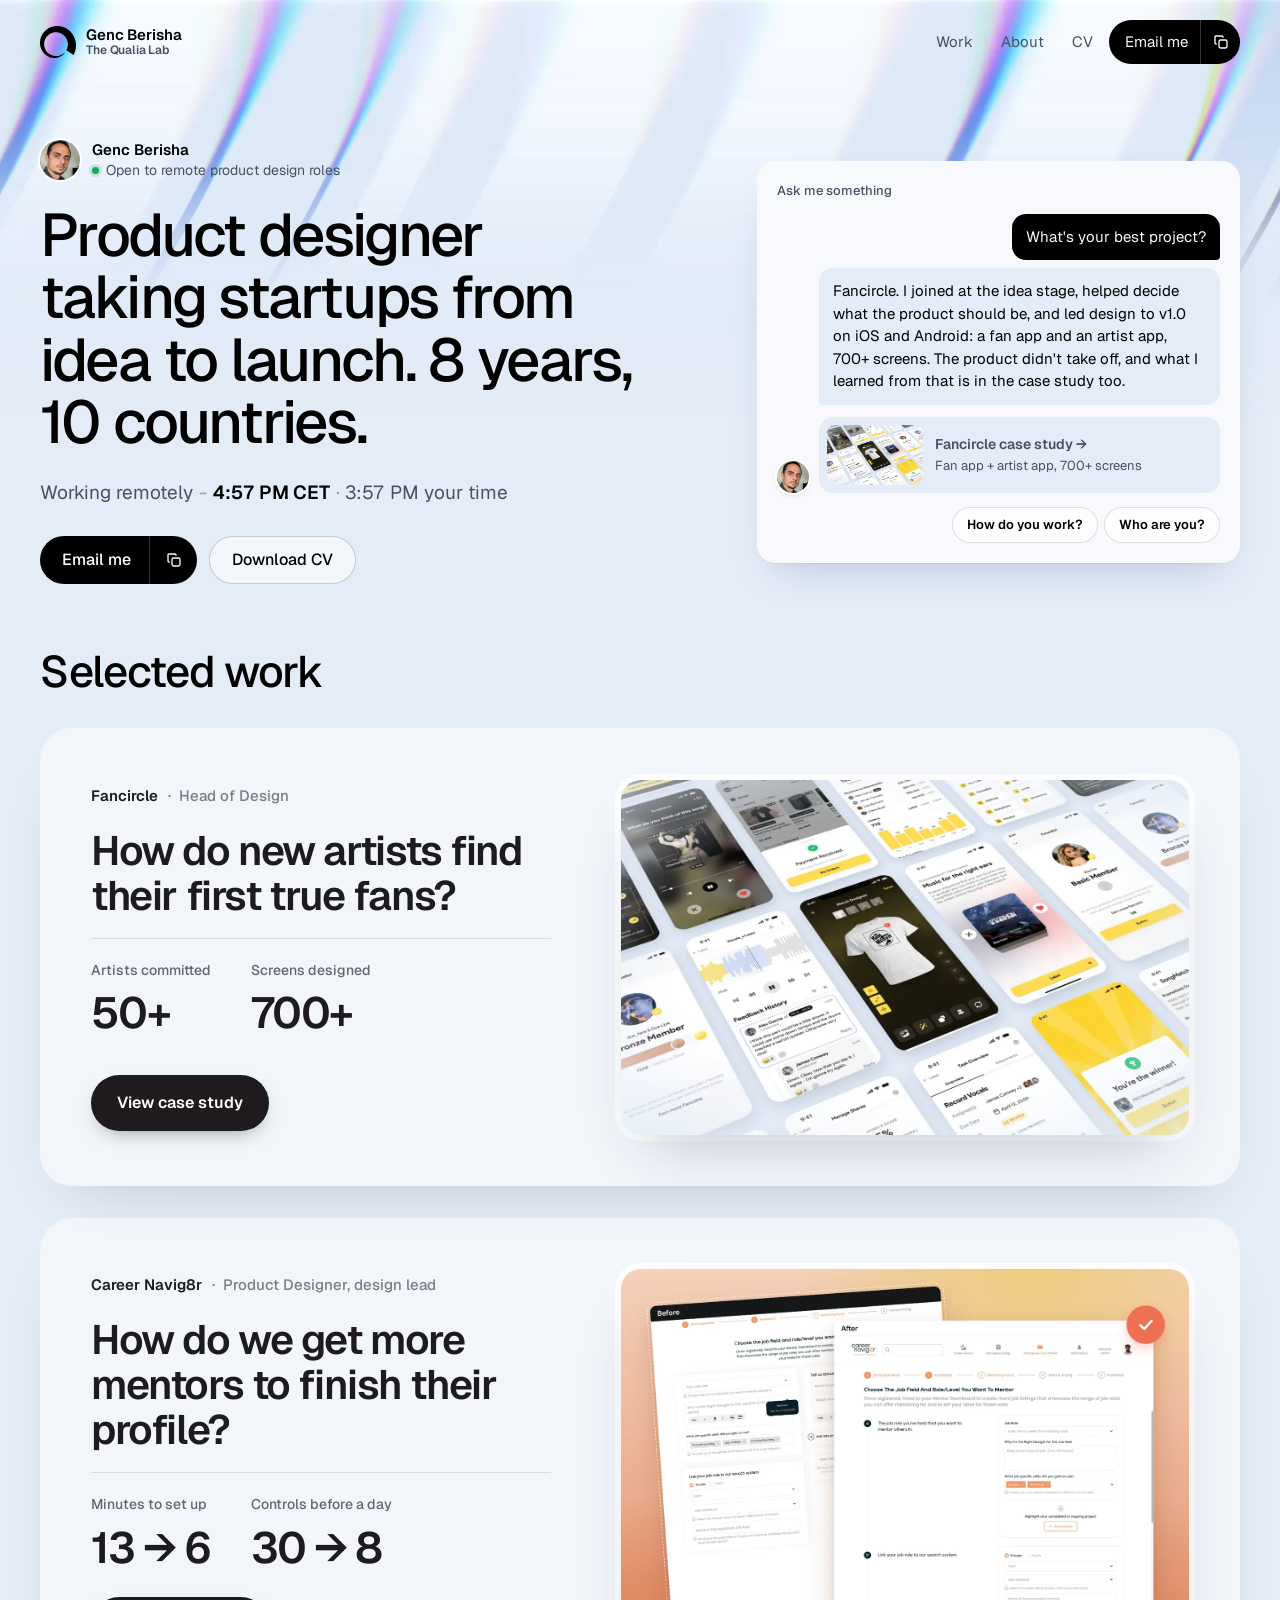
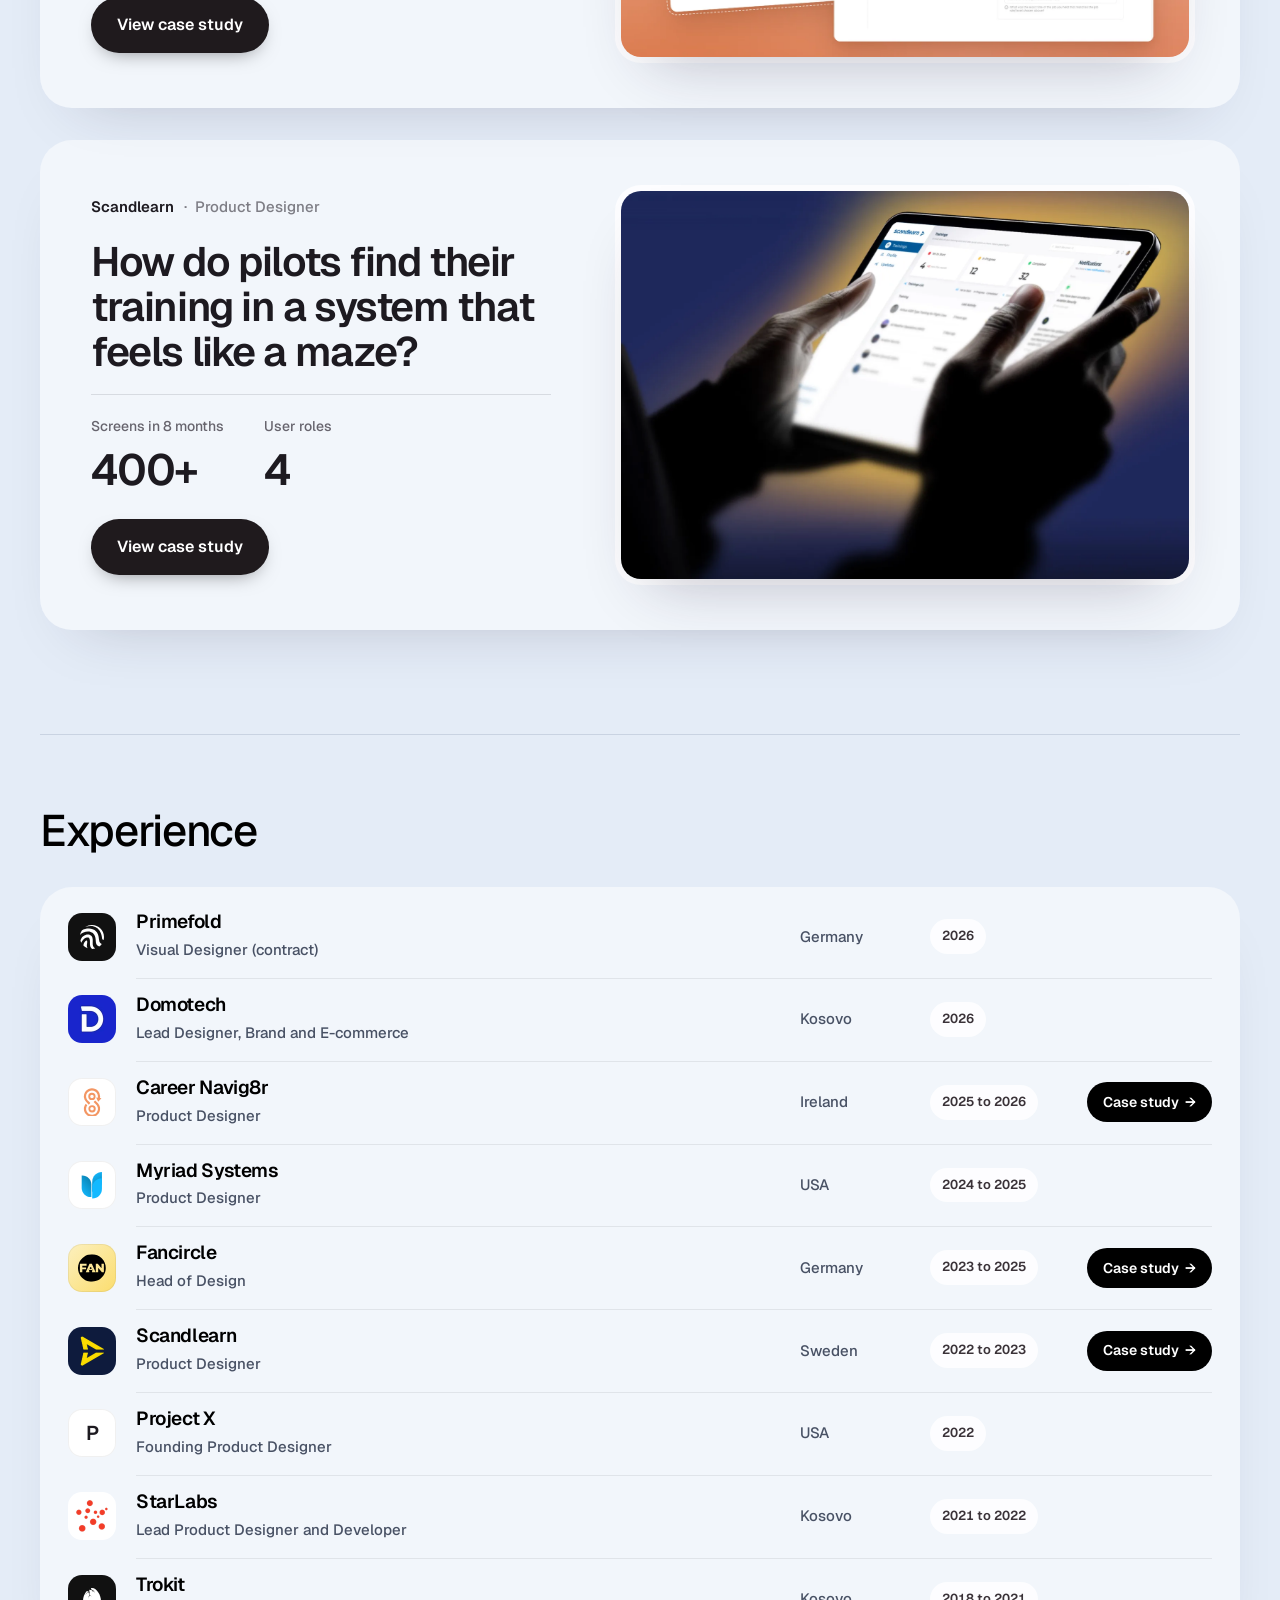
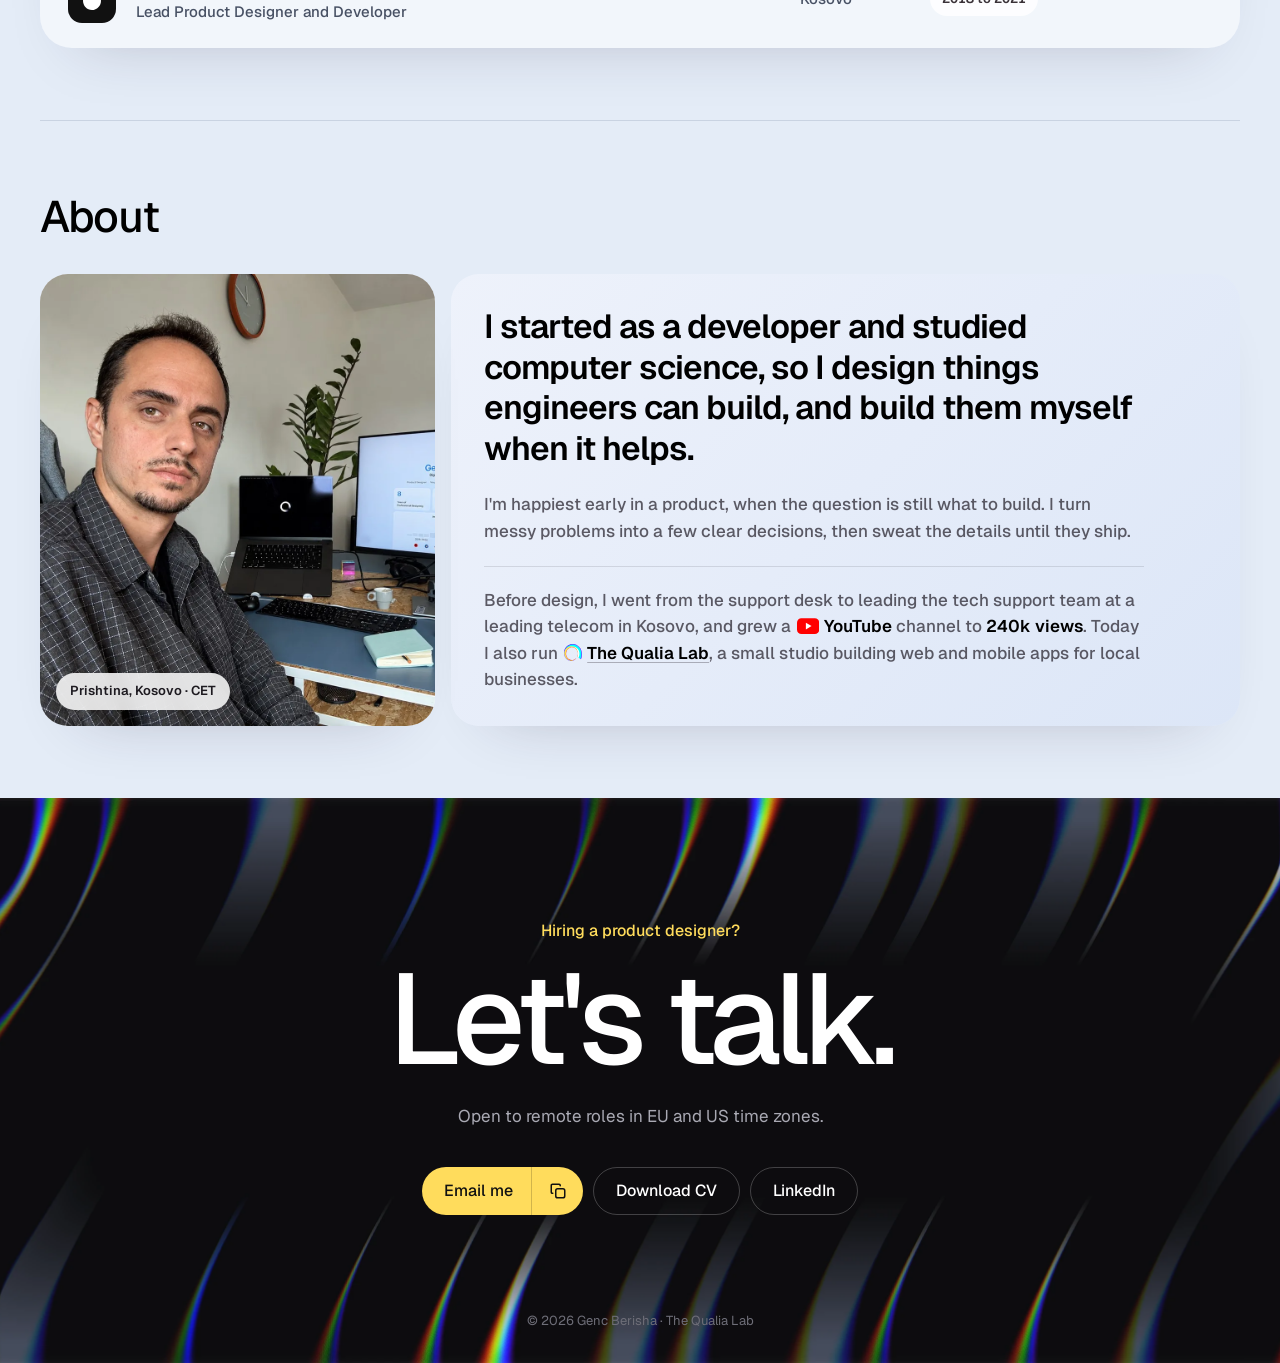
<file: index-v1.html>
<!doctype html>
<html lang="en">
<head>
<meta name="robots" content="noindex">
<meta charset="utf-8">
<meta name="viewport" content="width=device-width, initial-scale=1">
<link rel="icon" type="image/svg+xml" href="/assets/favicon.svg">
  <link rel="icon" type="image/png" sizes="32x32" href="/assets/favicon-32.png">
  <link rel="apple-touch-icon" href="/assets/apple-touch-icon.png">
  <title>Genc Berisha · Product Designer</title>
<meta name="description" content="Product designer with 8 years of taking products from idea to launch, for startups in 10 countries. Based in Prishtina, working remotely.">
<meta property="og:title" content="Genc Berisha · Product Designer">
<meta property="og:description" content="Product designer with 8 years of taking products from idea to launch, for startups in 10 countries.">
<link rel="preconnect" href="https://fonts.googleapis.com">
<link rel="preconnect" href="https://fonts.gstatic.com" crossorigin>
<link href="https://fonts.googleapis.com/css2?family=Geist:wght@400;500;600&family=Instrument+Serif:ital@0;1&display=swap" rel="stylesheet">
<link rel="stylesheet" href="styles.css?v=202611181311">
</head>
<body>
<a class="skip" href="#work">Skip to work</a>

<header class="top">
  <a class="name logo" href="./"><img class="q q-on-light" src="assets/q-black.svg" width="37" height="32" alt=""><img class="q q-on-dark" src="assets/q-colour.svg" width="37" height="32" alt=""><span class="logo-text"><b>Genc Berisha</b><small>The Qualia Lab</small></span></a>
  <nav aria-label="Main">
    <a href="#work">Work</a>
    <a href="#about">About</a>
    <a href="genc-berisha-cv.pdf">CV</a>
    <span class="msplit nav-split"><a class="nav-cta" href="mailto:gencberisha3@gmail.com">Email me</a><button type="button" class="m-copy" data-copy="gencberisha3@gmail.com" aria-label="Copy email address" title="Copy email address"><svg class="i-copy" width="16" height="16" viewBox="0 0 24 24" fill="none" stroke="currentColor" stroke-width="2" stroke-linecap="round" stroke-linejoin="round" aria-hidden="true"><rect x="9" y="9" width="12" height="12" rx="2.5"/><path d="M5 15H4.5A1.5 1.5 0 0 1 3 13.5v-9A1.5 1.5 0 0 1 4.5 3h9A1.5 1.5 0 0 1 15 4.5V5"/></svg><svg class="i-ok" width="16" height="16" viewBox="0 0 24 24" fill="none" stroke="currentColor" stroke-width="2.4" stroke-linecap="round" stroke-linejoin="round" aria-hidden="true"><path d="M5 12.5l4.5 4.5L19 7.5"/></svg><span class="cta-tip" aria-live="polite"></span></button></span>
  </nav>
</header>

<main>
  <section class="hero" aria-labelledby="hero-title">
    <div class="hero-band" aria-hidden="true"></div>
    <div class="wrap hero-grid">
      <div>
        <p class="status"><img class="avatar" src="assets/genc-avatar.webp" width="40" height="40" alt="Genc Berisha"><span><b>Genc Berisha</b><span class="dot">Open to remote product design roles</span></span></p>
        <h1 id="hero-title">Product designer taking startups from idea to launch. 8 years, <em>10 countries</em>.</h1>
        <p class="lede clock" id="clock">Working remotely <span class="ck-sep">-</span> <b data-me>CET</b><span class="ck-you" hidden> <span class="ck-sep">·</span> <span data-you></span> your time</span></p>
        <div class="hero-ctas"><span class="msplit hero-split"><a class="h-cta dark" href="mailto:gencberisha3@gmail.com">Email me</a><button type="button" class="m-copy" data-copy="gencberisha3@gmail.com" aria-label="Copy email address" title="Copy email address"><svg class="i-copy" width="16" height="16" viewBox="0 0 24 24" fill="none" stroke="currentColor" stroke-width="2" stroke-linecap="round" stroke-linejoin="round" aria-hidden="true"><rect x="9" y="9" width="12" height="12" rx="2.5"/><path d="M5 15H4.5A1.5 1.5 0 0 1 3 13.5v-9A1.5 1.5 0 0 1 4.5 3h9A1.5 1.5 0 0 1 15 4.5V5"/></svg><svg class="i-ok" width="16" height="16" viewBox="0 0 24 24" fill="none" stroke="currentColor" stroke-width="2.4" stroke-linecap="round" stroke-linejoin="round" aria-hidden="true"><path d="M5 12.5l4.5 4.5L19 7.5"/></svg><span class="cta-tip" aria-live="polite"></span></button></span><a class="h-cta" href="genc-berisha-cv.pdf">Download CV</a></div>
      </div>

      <div class="ask" aria-labelledby="ask-title">
        <p id="ask-title" class="ask-title">Ask me something</p>
        <div class="thread" id="thread" aria-live="polite">
          <div class="from-me"><img class="me-av" src="assets/genc-avatar.webp" width="32" height="32" alt=""><div><p class="bubble me">Hi, I'm Genc. Pick a question and I'll answer it the way I would in an interview.</p></div></div>
        </div>
        <div class="chips" role="group" aria-label="Questions">
          <button type="button" data-q="who">Who are you?</button>
          <button type="button" data-q="best">What's your best project?</button>
          <button type="button" data-q="how">How do you work?</button>
          <button type="button" data-q="build">Do you code?</button>
          <button type="button" data-q="when">Are you available?</button>
        </div>
      </div>
    </div>
  </section>

  <section id="work" class="work wrap" aria-labelledby="work-title">
    <h2 id="work-title">Selected work</h2>

    <article class="pcard" data-tint="fancircle">
      <div class="p-text">
        <p class="p-meta"><b>Fancircle</b><span>Head of Design</span></p>
        <h3><a href="fancircle/">How do new artists find their first true fans?</a></h3>
        <dl class="p-stats"><div><dt>Artists committed</dt><dd>50+</dd></div><div><dt>Screens designed</dt><dd>700+</dd></div></dl>
        <a class="p-btn" href="fancircle/" tabindex="-1" aria-hidden="true">View case study</a>
      </div>
      <div class="p-side">
        <div class="p-media"><video class="loop" src="assets/thumb-fancircle-wall.mp4" poster="assets/thumb-fancircle-wall.webp" width="1280" height="800" autoplay muted loop playsinline preload="metadata" aria-label="A slowly moving wall of Fancircle app screens, with some screens flipping to their next state."></video></div>
      </div>
    </article>
    <article class="pcard" data-tint="navig8r">
      <div class="p-text">
        <p class="p-meta"><b>Career Navig8r</b><span>Product Designer, design lead</span></p>
        <h3><a href="career-navig8r/">How do we get more mentors to finish their profile?</a></h3>
        <dl class="p-stats"><div><dt>Minutes to set up</dt><dd>13 → 6</dd></div><div><dt>Controls before a day</dt><dd>30 → 8</dd></div></dl>
        <a class="p-btn" href="career-navig8r/" tabindex="-1" aria-hidden="true">View case study</a>
      </div>
      <div class="p-side">
        <div class="p-media"><img style="object-position:center" src="assets/thumb-navig8r-before-after.webp" width="1400" height="1225" loading="lazy" alt="The old mentor setup page tilted behind the new one, which carries an orange check."></div>
      </div>
    </article>
    <article class="pcard" data-tint="scandlearn">
      <div class="p-text">
        <p class="p-meta"><b>Scandlearn</b><span>Product Designer</span></p>
        <h3><a href="scandlearn/">How do pilots find their training in a system that feels like a maze?</a></h3>
        <dl class="p-stats"><div><dt>Screens in 8 months</dt><dd>400+</dd></div><div><dt>User roles</dt><dd>4</dd></div></dl>
        <a class="p-btn" href="scandlearn/" tabindex="-1" aria-hidden="true">View case study</a>
      </div>
      <div class="p-side">
        <div class="p-media"><img class="photo" src="assets/thumb-scandlearn.webp" width="1600" height="1453" loading="lazy" alt="Hands holding a tablet with the Scandlearn trainings dashboard."></div>
      </div>
    </article>
  </section>

  <section class="exp wrap" aria-labelledby="exp-title">
    <h2 id="exp-title">Experience</h2>
    <ol class="roles">
      <li><span class="r-mono has-logo r-dark" aria-hidden="true"><img src="assets/logo-primefold-mark.svg" alt="" width="28" height="28"></span><span class="r-main"><b>Primefold</b><span>Visual Designer (contract)</span></span><span class="r-where">Germany</span><span class="r-yr" data-where="Germany">2026</span><span class="r-case r-none" aria-hidden="true"></span></li>
      <li><span class="r-mono r-fill" aria-hidden="true"><img src="assets/logo-domotech-mark.webp" alt="" width="48" height="48"></span><span class="r-main"><b>Domotech</b><span>Lead Designer, Brand and E-commerce</span></span><span class="r-where">Kosovo</span><span class="r-yr" data-where="Kosovo">2026</span><span class="r-case r-none" aria-hidden="true"></span></li>
      <li data-tint="navig8r"><span class="r-mono has-logo" aria-hidden="true"><img src="assets/logo-navig8r-mark.svg" alt="" width="28" height="28"></span><span class="r-main"><b>Career Navig8r</b><span>Product Designer</span></span><span class="r-where">Ireland</span><span class="r-yr" data-where="Ireland">2025 to 2026</span><a class="r-case" href="career-navig8r/">Case study<span aria-hidden="true"> →</span><span class="sr"> about Career Navig8r</span></a></li>
      <li><span class="r-mono has-logo" aria-hidden="true"><img src="assets/logo-myriad-mark.svg" alt="" width="28" height="28"></span><span class="r-main"><b>Myriad Systems</b><span>Product Designer</span></span><span class="r-where">USA</span><span class="r-yr" data-where="USA">2024 to 2025</span><span class="r-case r-none" aria-hidden="true"></span></li>
      <li data-tint="fancircle"><span class="r-mono has-logo" aria-hidden="true"><img src="assets/logo-fancircle-mark.svg" alt="" width="28" height="28"></span><span class="r-main"><b>Fancircle</b><span>Head of Design</span></span><span class="r-where">Germany</span><span class="r-yr" data-where="Germany">2023 to 2025</span><a class="r-case" href="fancircle/">Case study<span aria-hidden="true"> →</span><span class="sr"> about Fancircle</span></a></li>
      <li data-tint="scandlearn"><span class="r-mono r-fill r-sl" aria-hidden="true"><img src="assets/logo-scandlearn-mark.png" alt="" width="48" height="48"></span><span class="r-main"><b>Scandlearn</b><span>Product Designer</span></span><span class="r-where">Sweden</span><span class="r-yr" data-where="Sweden">2022 to 2023</span><a class="r-case" href="scandlearn/">Case study<span aria-hidden="true"> →</span><span class="sr"> about Scandlearn</span></a></li>
      <li><span class="r-mono" aria-hidden="true">P</span><span class="r-main"><b>Project X</b><span>Founding Product Designer</span></span><span class="r-where">USA</span><span class="r-yr" data-where="USA">2022</span><span class="r-case r-none" aria-hidden="true"></span></li>
      <li><span class="r-mono r-fill" aria-hidden="true"><img src="assets/logo-starlabs-mark.png" alt="" width="48" height="48"></span><span class="r-main"><b>StarLabs</b><span>Lead Product Designer and Developer</span></span><span class="r-where">Kosovo</span><span class="r-yr" data-where="Kosovo">2021 to 2022</span><span class="r-case r-none" aria-hidden="true"></span></li>
      <li><span class="r-mono has-logo r-dark r-tk" aria-hidden="true"><img src="assets/logo-trokit-egg.svg" alt="" width="16" height="20"></span><span class="r-main"><b>Trokit</b><span>Lead Product Designer and Developer</span></span><span class="r-where">Kosovo</span><span class="r-yr" data-where="Kosovo">2018 to 2021</span><span class="r-case r-none" aria-hidden="true"></span></li>
    </ol>
  </section>

  <section id="about" class="about wrap" aria-labelledby="about-title">
    <h2 id="about-title">About</h2>
    <div class="ab-grid">
      <figure class="ab-tile ab-photo"><img src="assets/genc-photo.webp" width="1448" height="1086" loading="lazy" alt="Genc at their desk in Prishtina, with a laptop and a monitor."><figcaption>Prishtina, Kosovo · CET</figcaption></figure>
      <div class="ab-tile ab-lead"><p class="ab-big">I started as a developer and studied computer science, so I design things engineers can build, and build them myself when it helps.</p><p class="ab-sub">I'm happiest early in a product, when the question is still what to build. I turn messy problems into a few clear decisions, then sweat the details until they ship.</p><p class="ab-sub ab-more">Before design, I went from the support desk to leading the tech support team at a leading telecom in Kosovo, and grew a <svg class="ab-in" viewBox="0 0 28 20" width="22" height="16" aria-hidden="true"><rect width="28" height="20" rx="5.5" fill="#FF0000"/><path d="M11.2 5.8v8.4l7.2-4.2z" fill="#fff"/></svg><b>YouTube</b> channel to <b>240k views</b>. Today I also run <a href="https://thequalialab.com"><img class="ab-in" src="assets/q-colour.svg" width="20" height="18" alt="">The Qualia Lab</a>, a small studio building web and mobile apps for local businesses.</p></div>
    </div>
  </section>
</main>

<footer class="contact close"><div class="close-in"><p class="close-k">Hiring a product designer?</p><h2>Let's talk.</h2><p class="close-sub">Open to remote roles in EU and US time zones.</p><div class="close-ctas"><span class="cta-split"><a class="cta-y" href="mailto:gencberisha3@gmail.com">Email me</a><button type="button" class="cta-copy" data-copy="gencberisha3@gmail.com" aria-label="Copy email address" title="Copy email address"><svg class="i-copy" width="18" height="18" viewBox="0 0 24 24" fill="none" stroke="currentColor" stroke-width="2" stroke-linecap="round" stroke-linejoin="round" aria-hidden="true"><rect x="9" y="9" width="12" height="12" rx="2.5"/><path d="M5 15H4.5A1.5 1.5 0 0 1 3 13.5v-9A1.5 1.5 0 0 1 4.5 3h9A1.5 1.5 0 0 1 15 4.5V5"/></svg><svg class="i-ok" width="18" height="18" viewBox="0 0 24 24" fill="none" stroke="currentColor" stroke-width="2.4" stroke-linecap="round" stroke-linejoin="round" aria-hidden="true"><path d="M5 12.5l4.5 4.5L19 7.5"/></svg><span class="cta-tip" aria-live="polite"></span></button></span><a class="cta-o" href="genc-berisha-cv.pdf">Download CV</a><a class="cta-o" href="https://www.linkedin.com/in/genc-berisha">LinkedIn</a></div><p class="fine">© 2026 Genc Berisha · The Qualia Lab</p></div><div class="close-lines" aria-hidden="true"></div></footer>

<script src="script.js?v=202611181311" defer></script>
</body>
</html>
</file>
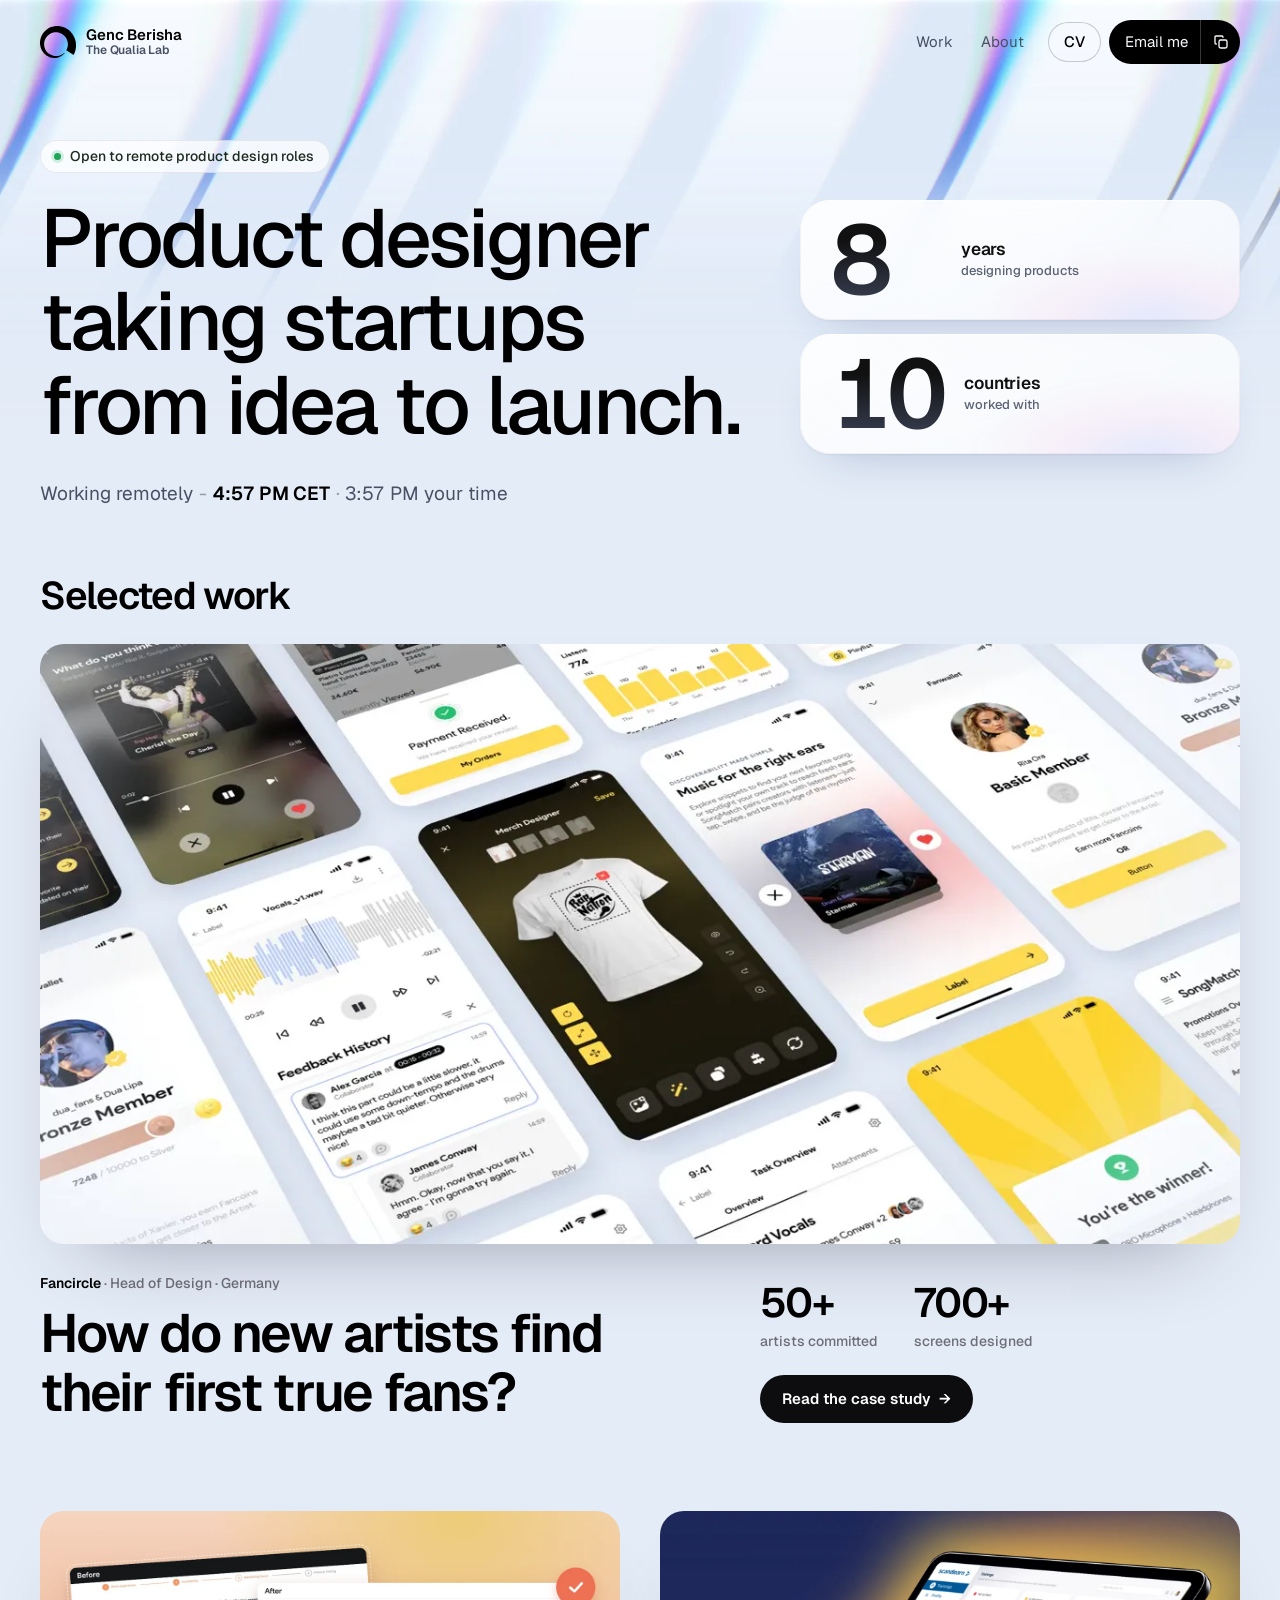
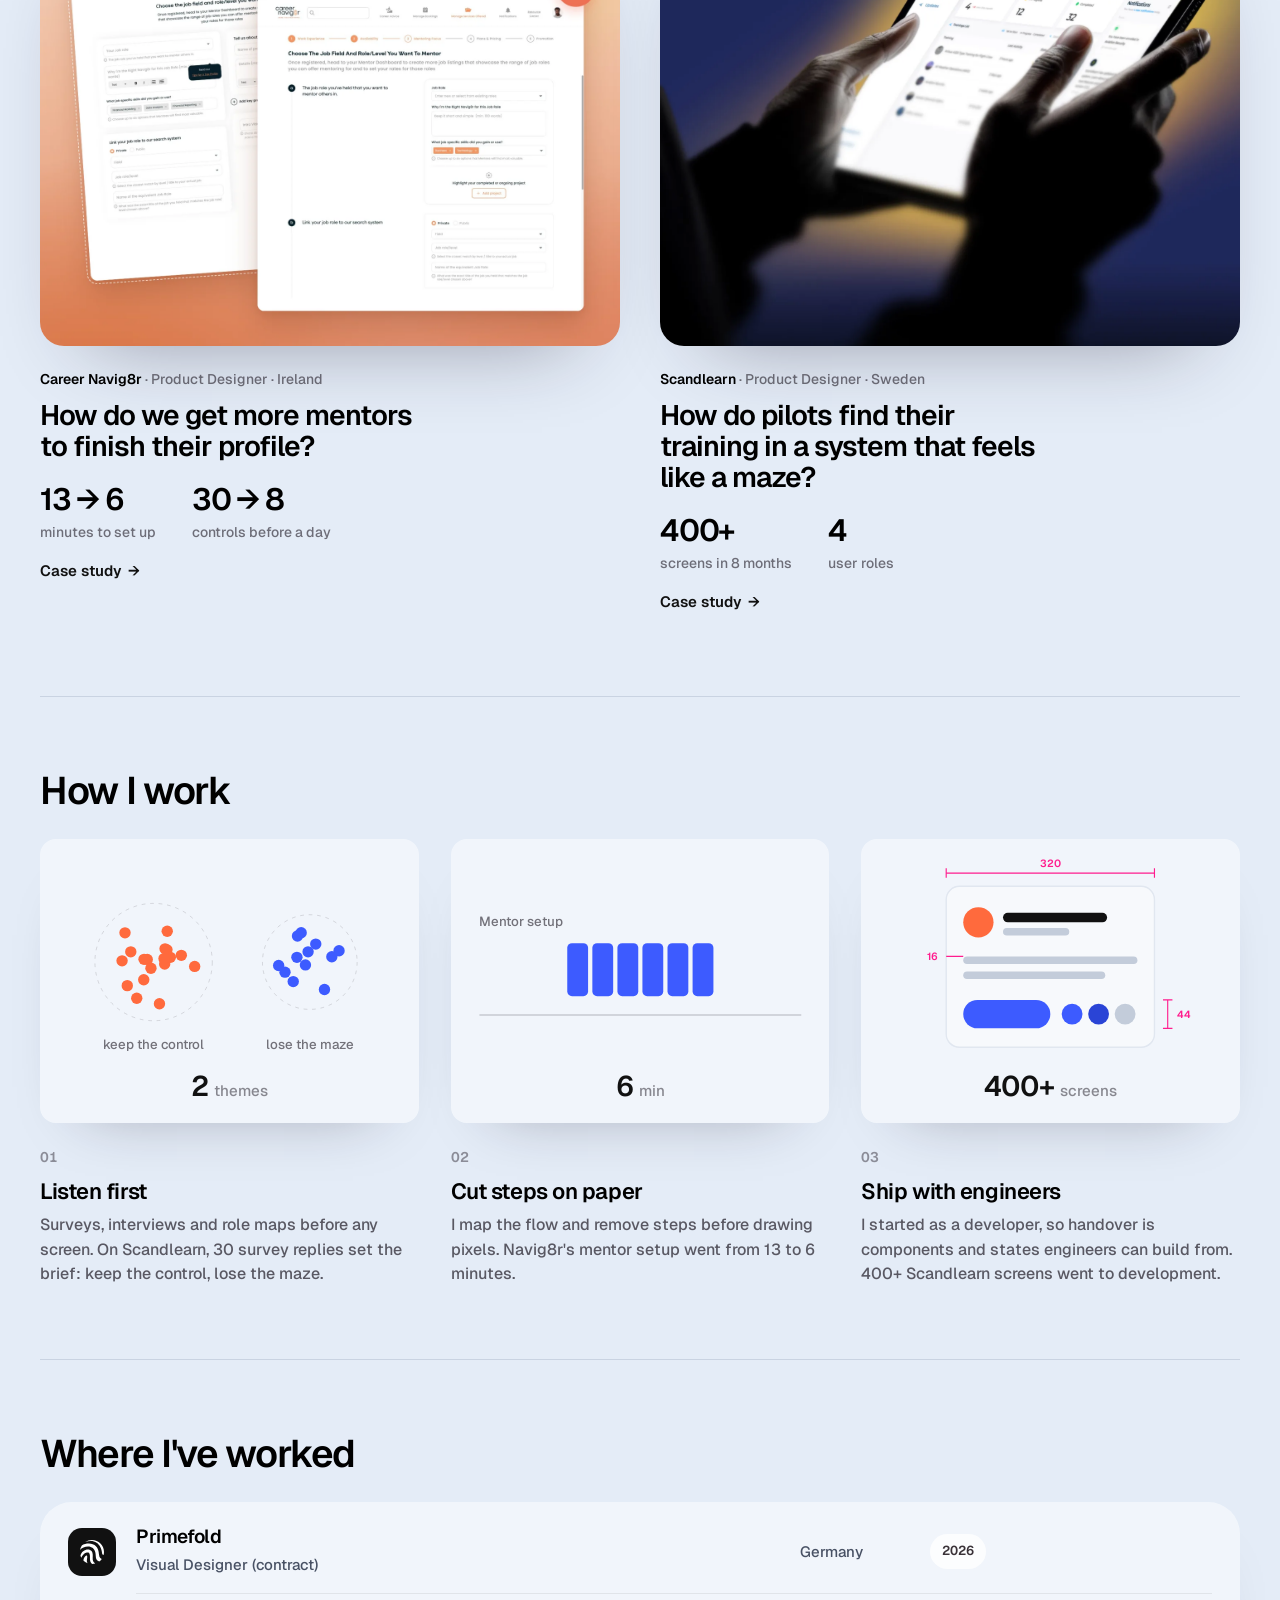
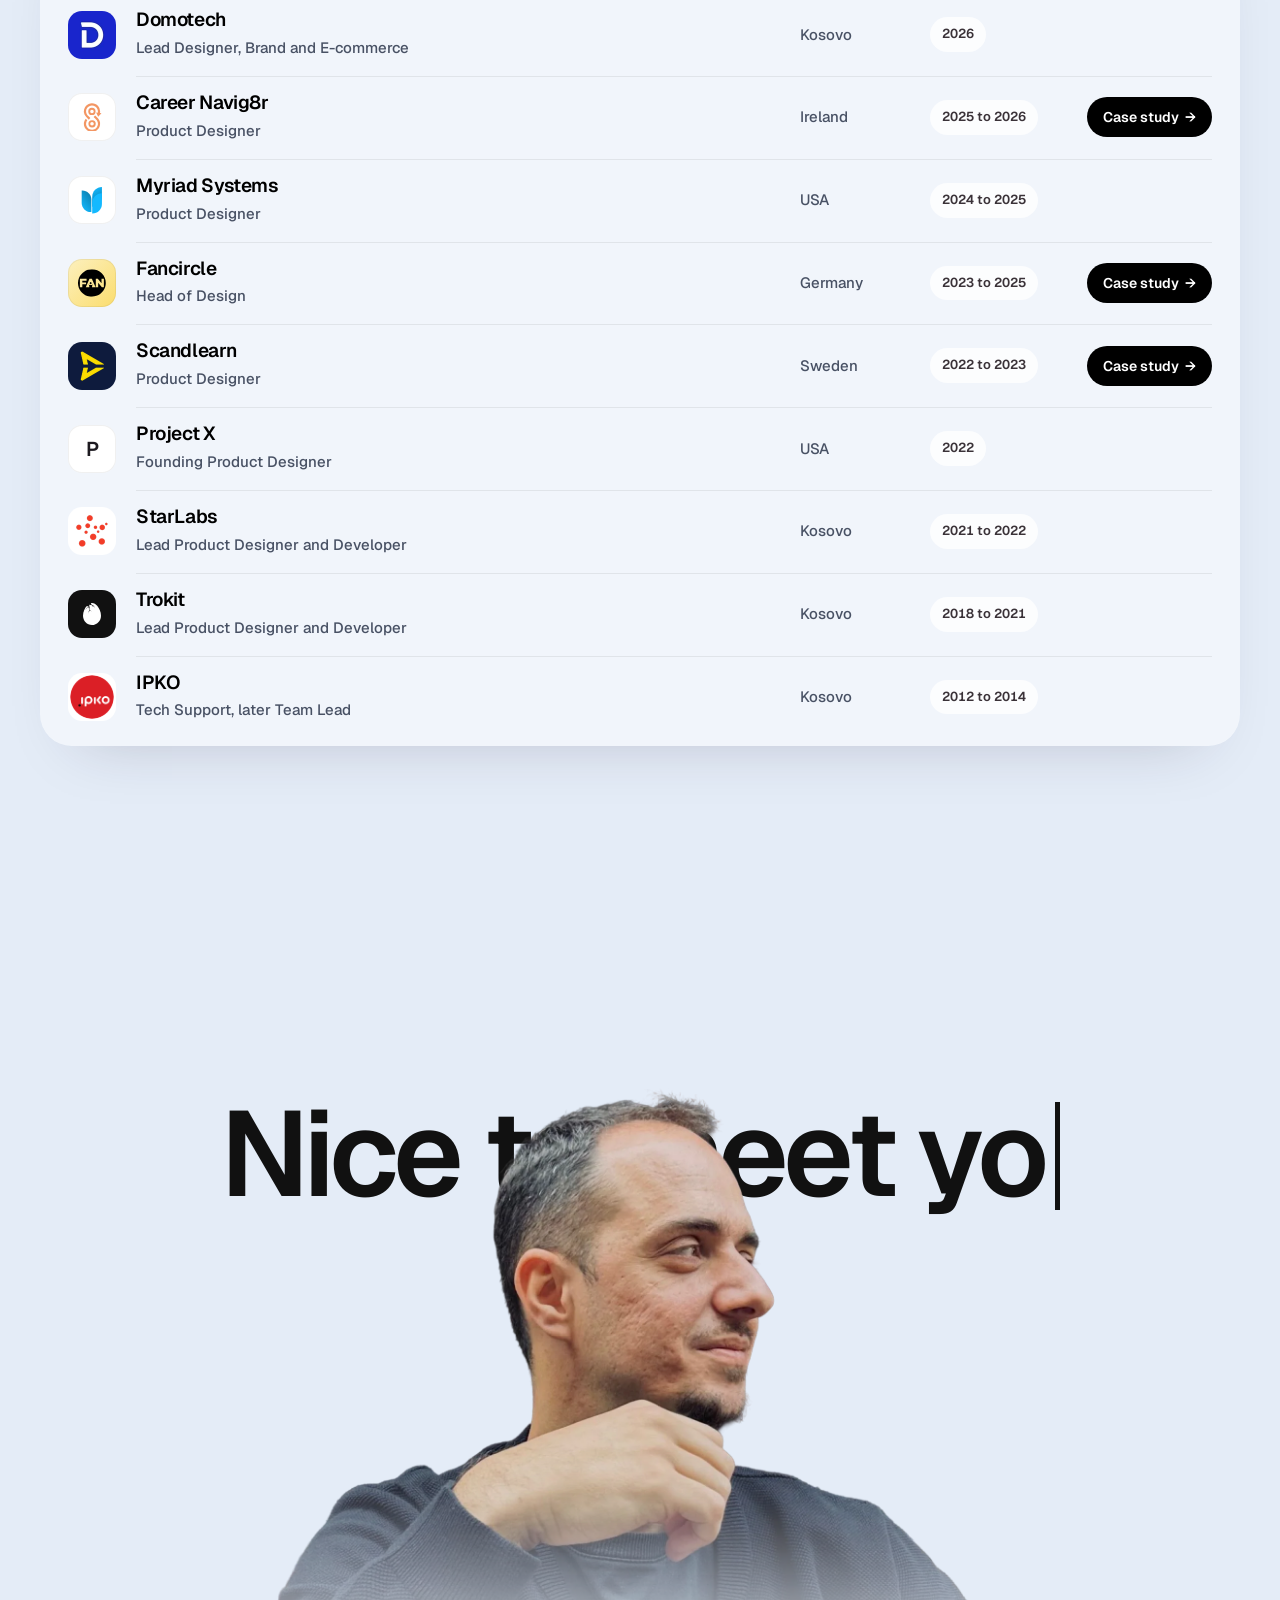
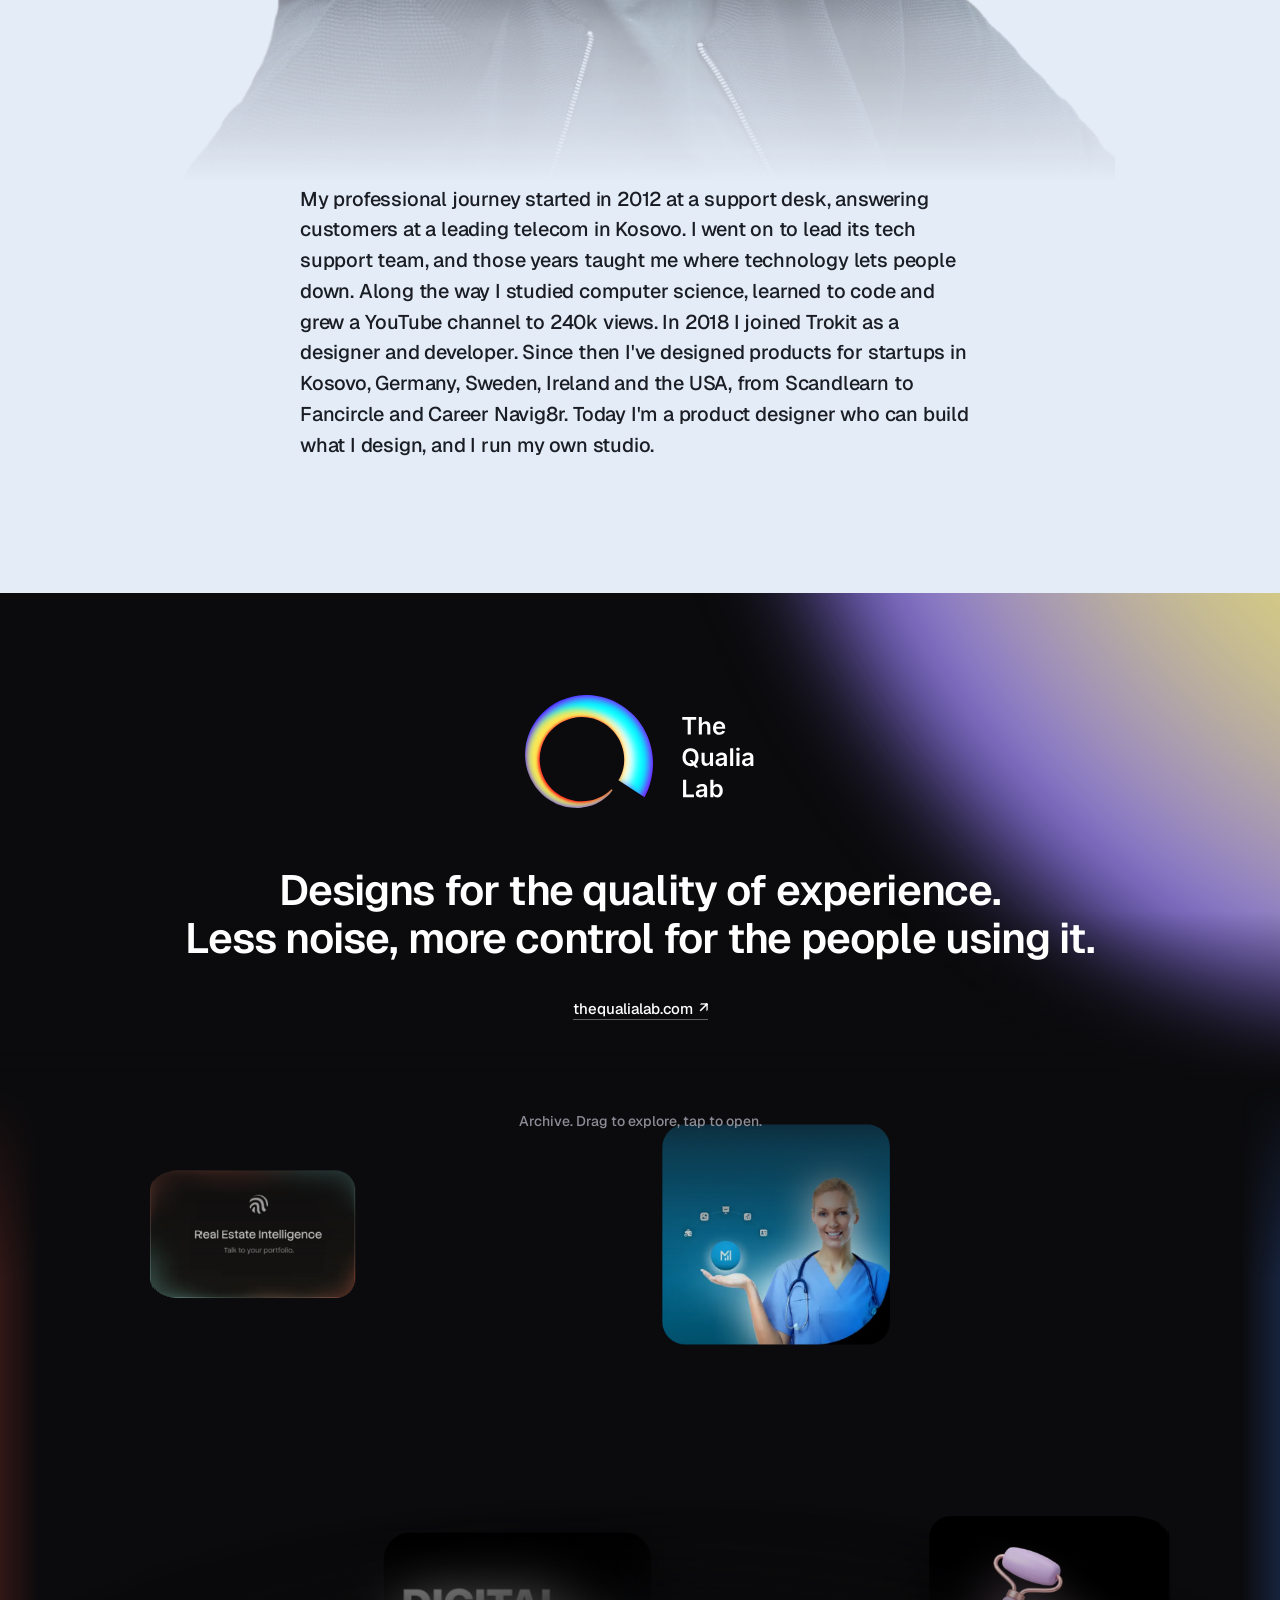
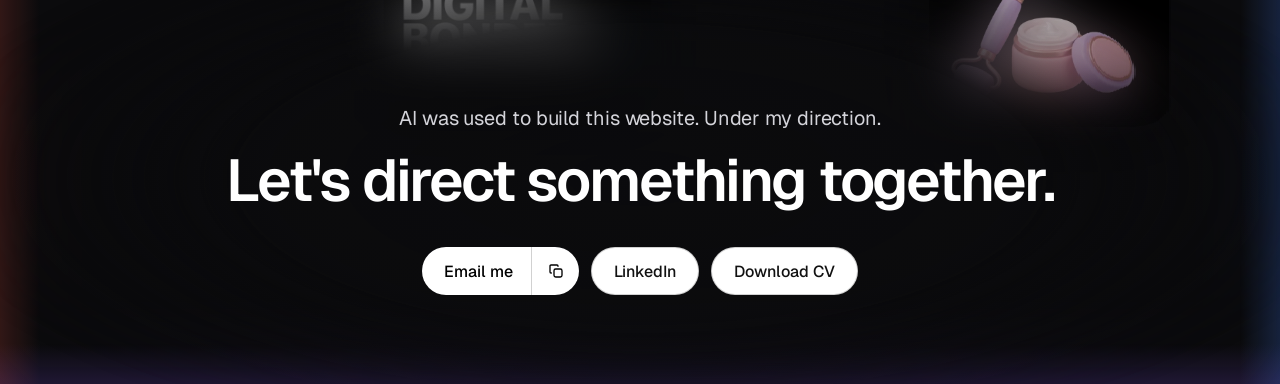
<file: index-v2.html>
<!doctype html>
<html lang="en">
<head>
<meta charset="utf-8">
<meta name="robots" content="noindex">
<meta name="viewport" content="width=device-width, initial-scale=1">
<link rel="icon" type="image/svg+xml" href="/assets/favicon.svg">
  <link rel="icon" type="image/png" sizes="32x32" href="/assets/favicon-32.png">
  <link rel="apple-touch-icon" href="/assets/apple-touch-icon.png">
  <title>Genc Berisha · Product Designer</title>
<meta name="description" content="Product designer taking startups from idea to launch. 8 years, startups in 10 countries. Case studies: Fancircle, Career Navig8r, Scandlearn. Open to remote roles.">
<link rel="canonical" href="https://portfolio.thequalialab.com/">
<meta name="theme-color" content="#e4ecf7">
<meta property="og:type" content="website">
<meta property="og:site_name" content="Genc Berisha">
<meta property="og:url" content="https://portfolio.thequalialab.com/">
<meta property="og:title" content="Genc Berisha · Product Designer">
<meta property="og:description" content="Product designer taking startups from idea to launch. 8 years, startups in 10 countries.">
<meta property="og:image" content="https://portfolio.thequalialab.com/assets/og-home.jpg">
<meta property="og:image:width" content="1200">
<meta property="og:image:height" content="630">
<meta property="og:image:alt" content="Genc Berisha, product designer taking startups from idea to launch.">
<meta name="twitter:card" content="summary_large_image">
<meta name="twitter:title" content="Genc Berisha · Product Designer">
<meta name="twitter:description" content="Product designer taking startups from idea to launch. 8 years, startups in 10 countries.">
<meta name="twitter:image" content="https://portfolio.thequalialab.com/assets/og-home.jpg">
<link rel="preconnect" href="https://fonts.googleapis.com">
<link rel="preconnect" href="https://fonts.gstatic.com" crossorigin>
<link href="https://fonts.googleapis.com/css2?family=Geist:wght@400;500;600&family=Instrument+Serif:ital@0;1&display=swap" rel="stylesheet">
<link rel="stylesheet" href="styles.css?v=202611181945">
<link rel="stylesheet" href="home-v2.css?v=202611251605">
</head>
<body class="v2home">
<a class="skip" href="#work">Skip to work</a>

<header class="top">
  <a class="name logo" href="./"><img class="q q-on-light" src="assets/q-black.svg" width="37" height="32" alt=""><img class="q q-on-dark" src="assets/q-colour.svg" width="37" height="32" alt=""><span class="logo-text"><b>Genc Berisha</b><small>The Qualia Lab</small></span></a>
  <nav aria-label="Main">
    <a href="#work">Work</a>
    <a href="#meet">About</a>
    <a class="nav-cv" href="genc-berisha-cv.pdf" target="_blank" rel="noopener">CV</a>
    <span class="msplit nav-split"><a class="nav-cta" href="mailto:gencberisha3@gmail.com">Email me</a><button type="button" class="m-copy" data-copy="gencberisha3@gmail.com" aria-label="Copy email address" title="Copy email address"><svg class="i-copy" width="16" height="16" viewBox="0 0 24 24" fill="none" stroke="currentColor" stroke-width="2" stroke-linecap="round" stroke-linejoin="round" aria-hidden="true"><rect x="9" y="9" width="12" height="12" rx="2.5"/><path d="M5 15H4.5A1.5 1.5 0 0 1 3 13.5v-9A1.5 1.5 0 0 1 4.5 3h9A1.5 1.5 0 0 1 15 4.5V5"/></svg><svg class="i-ok" width="16" height="16" viewBox="0 0 24 24" fill="none" stroke="currentColor" stroke-width="2.4" stroke-linecap="round" stroke-linejoin="round" aria-hidden="true"><path d="M5 12.5l4.5 4.5L19 7.5"/></svg><span class="cta-tip" aria-live="polite"></span></button></span>
  </nav>
</header>

<main>
  <section class="hero" aria-labelledby="hero-title">
    <div class="hero-band" aria-hidden="true"></div>
    <div class="wrap hero-grid">
      <div>
        <p class="status avail-pill"><span class="dot">Open to remote product design roles</span></p>
        <h1 id="hero-title">Product designer taking startups from idea to launch.</h1>
        <p class="lede clock" id="clock">Working remotely <span class="ck-sep">-</span> <b data-me>CET</b><span class="ck-you" hidden> <span class="ck-sep">·</span> <span data-you></span> your time</span></p>
      </div>
      <div class="hero-bento" aria-label="At a glance">
        <div class="hb-tile"><span class="hb-num">8</span><span class="hb-lab">years<small>designing products</small></span></div>
        <div class="hb-tile"><span class="hb-num">10</span><span class="hb-lab">countries<small>worked with</small></span></div>
      </div>
    </div>
  </section>

  <section id="work" class="w wrap" aria-labelledby="work-title">
    <h2 id="work-title" class="w-h">Selected work</h2>
    <article class="w-lead">
      <a class="w-media" href="fancircle/" tabindex="-1" aria-hidden="true"><video src="assets/thumb-fancircle-wall.mp4" poster="assets/thumb-fancircle-wall.webp" width="1280" height="800" autoplay muted loop playsinline preload="metadata"></video></a>
      <div class="w-row">
        <div><p class="w-meta"><b>Fancircle</b> · Head of Design · Germany</p><h3><a href="fancircle/">How do new artists find their first true fans?</a></h3></div>
        <div class="w-side"><dl class="w-stats"><div><dd>50+</dd><dt>artists committed</dt></div><div><dd>700+</dd><dt>screens designed</dt></div></dl><a class="w-link" href="fancircle/">Read the case study <span aria-hidden="true">→</span></a></div>
      </div>
    </article>
    <div class="w-two">
      <article class="w-sm">
        <a class="w-media" href="career-navig8r/" tabindex="-1" aria-hidden="true"><img src="assets/thumb-navig8r-before-after.webp" width="1400" height="1225" loading="lazy" alt=""></a>
        <p class="w-meta"><b>Career Navig8r</b> · Product Designer · Ireland</p>
        <h3><a href="career-navig8r/">How do we get more mentors to finish their profile?</a></h3>
        <dl class="w-stats"><div><dd>13 → 6</dd><dt>minutes to set up</dt></div><div><dd>30 → 8</dd><dt>controls before a day</dt></div></dl>
        <a class="w-more" href="career-navig8r/">Case study <span aria-hidden="true">→</span></a>
      </article>
      <article class="w-sm">
        <a class="w-media" href="scandlearn/" tabindex="-1" aria-hidden="true"><img src="assets/thumb-scandlearn.webp" width="1600" height="1453" loading="lazy" alt=""></a>
        <p class="w-meta"><b>Scandlearn</b> · Product Designer · Sweden</p>
        <h3><a href="scandlearn/">How do pilots find their training in a system that feels like a maze?</a></h3>
        <dl class="w-stats"><div><dd>400+</dd><dt>screens in 8 months</dt></div><div><dd>4</dd><dt>user roles</dt></div></dl>
        <a class="w-more" href="scandlearn/">Case study <span aria-hidden="true">→</span></a>
      </article>
    </div>
  </section>

  <section class="how wrap" aria-labelledby="how-title">
    <h2 id="how-title" class="w-h">How I work</h2>
    <ol class="how-list">
      <li><figure class="hd hd-listen"><svg class="hd-svg" viewBox="0 0 400 300" role="img" aria-label="30 survey replies grouping into two themes.">
<g class="hd-ring"><circle cx="120" cy="130" r="62"/><circle cx="285" cy="130" r="50"/></g>
<circle class="hd-dot hd-a" cx="144" cy="66" r="6"/><circle class="hd-dot hd-a" cx="248" cy="52" r="6"/><circle class="hd-dot hd-a" cx="211" cy="102" r="6"/><circle class="hd-dot hd-b" cx="59" cy="126" r="6"/><circle class="hd-dot hd-b" cx="52" cy="114" r="6"/><circle class="hd-dot hd-a" cx="62" cy="55" r="6"/><circle class="hd-dot hd-a" cx="176" cy="181" r="6"/><circle class="hd-dot hd-a" cx="80" cy="78" r="6"/><circle class="hd-dot hd-b" cx="241" cy="201" r="6"/><circle class="hd-dot hd-b" cx="225" cy="107" r="6"/><circle class="hd-dot hd-a" cx="352" cy="48" r="6"/><circle class="hd-dot hd-a" cx="315" cy="89" r="6"/><circle class="hd-dot hd-a" cx="86" cy="60" r="6"/><circle class="hd-dot hd-b" cx="139" cy="179" r="6"/><circle class="hd-dot hd-b" cx="98" cy="139" r="6"/><circle class="hd-dot hd-a" cx="244" cy="103" r="6"/><circle class="hd-dot hd-a" cx="215" cy="51" r="6"/><circle class="hd-dot hd-a" cx="59" cy="75" r="6"/><circle class="hd-dot hd-b" cx="258" cy="113" r="6"/><circle class="hd-dot hd-b" cx="141" cy="140" r="6"/><circle class="hd-dot hd-a" cx="185" cy="91" r="6"/><circle class="hd-dot hd-a" cx="294" cy="159" r="6"/><circle class="hd-dot hd-a" cx="118" cy="138" r="6"/><circle class="hd-dot hd-b" cx="208" cy="189" r="6"/><circle class="hd-dot hd-b" cx="273" cy="89" r="6"/><circle class="hd-dot hd-a" cx="354" cy="60" r="6"/><circle class="hd-dot hd-a" cx="174" cy="169" r="6"/><circle class="hd-dot hd-a" cx="89" cy="123" r="6"/><circle class="hd-dot hd-b" cx="53" cy="154" r="6"/><circle class="hd-dot hd-b" cx="285" cy="137" r="6"/>
<text class="hd-lab" x="120" y="222" text-anchor="middle">keep the control</text>
<text class="hd-lab" x="285" y="222" text-anchor="middle">lose the maze</text>
<text class="hd-cap" x="200" y="272" text-anchor="middle"><tspan class="hd-num" data-from="30" data-to="2">30</tspan><tspan class="hd-unit" dx="6" data-off="replies" data-on="themes">replies</tspan></text>
</svg></figure><span class="how-n">01</span><h3>Listen first</h3><p>Surveys, interviews and role maps before any screen. On Scandlearn, 30 survey replies set the brief: keep the control, lose the maze.</p></li>
      <li><figure class="hd hd-cut"><svg class="hd-svg" viewBox="0 0 400 300" role="img" aria-label="Mentor setup going from 13 minutes to 6.">
<text class="hd-lab hd-l" x="30" y="92">Mentor setup</text>
<rect class="hd-seg hd-keep" x="30.0" y="110" width="22" height="56" rx="5" data-i="0"/><rect class="hd-seg hd-drop" x="56.5" y="110" width="22" height="56" rx="5" data-i="1"/><rect class="hd-seg hd-keep" x="83.0" y="110" width="22" height="56" rx="5" data-i="2"/><rect class="hd-seg hd-drop" x="109.5" y="110" width="22" height="56" rx="5" data-i="3"/><rect class="hd-seg hd-drop" x="136.0" y="110" width="22" height="56" rx="5" data-i="4"/><rect class="hd-seg hd-keep" x="162.5" y="110" width="22" height="56" rx="5" data-i="5"/><rect class="hd-seg hd-drop" x="189.0" y="110" width="22" height="56" rx="5" data-i="6"/><rect class="hd-seg hd-keep" x="215.5" y="110" width="22" height="56" rx="5" data-i="7"/><rect class="hd-seg hd-drop" x="242.0" y="110" width="22" height="56" rx="5" data-i="8"/><rect class="hd-seg hd-keep" x="268.5" y="110" width="22" height="56" rx="5" data-i="9"/><rect class="hd-seg hd-drop" x="295.0" y="110" width="22" height="56" rx="5" data-i="10"/><rect class="hd-seg hd-drop" x="321.5" y="110" width="22" height="56" rx="5" data-i="11"/><rect class="hd-seg hd-keep" x="348.0" y="110" width="22" height="56" rx="5" data-i="12"/>
<line class="hd-axis" x1="30" y1="186" x2="370" y2="186"/>
<text class="hd-cap" x="200" y="272" text-anchor="middle"><tspan class="hd-num" data-from="13" data-to="6">13</tspan><tspan class="hd-unit" dx="6">min</tspan></text>
</svg></figure><span class="how-n">02</span><h3>Cut steps on paper</h3><p>I map the flow and remove steps before drawing pixels. Navig8r's mentor setup went from 13 to 6 minutes.</p></li>
      <li><figure class="hd hd-ship"><svg class="hd-svg" viewBox="0 0 400 300" role="img" aria-label="A wireframe card becoming a finished component with specs.">
<rect class="hd-card" x="90" y="50" width="220" height="170" rx="14"/>
<circle class="hd-av" cx="124" cy="88" r="16"/>
<rect class="hd-t1" x="150" y="78" width="110" height="10" rx="5"/>
<rect class="hd-t2" x="150" y="94" width="70" height="8" rx="4"/>
<rect class="hd-l1" x="108" y="124" width="184" height="8" rx="4"/>
<rect class="hd-l2" x="108" y="140" width="150" height="8" rx="4"/>
<rect class="hd-btn" x="108" y="170" width="92" height="30" rx="15"/>
<g class="hd-spec">
<line x1="90" y1="36" x2="310" y2="36"/><line x1="90" y1="31" x2="90" y2="41"/><line x1="310" y1="31" x2="310" y2="41"/>
<text x="200" y="30" text-anchor="middle">320</text>
<line x1="324" y1="170" x2="324" y2="200"/><line x1="319" y1="170" x2="329" y2="170"/><line x1="319" y1="200" x2="329" y2="200"/>
<text x="334" y="189">44</text>
<line x1="90" y1="124" x2="108" y2="124" class="hd-pad"/><text x="70" y="128">16</text>
</g>
<g class="hd-states"><rect x="212" y="174" width="22" height="22" rx="11" class="s1"/><rect x="240" y="174" width="22" height="22" rx="11" class="s2"/><rect x="268" y="174" width="22" height="22" rx="11" class="s3"/></g>
<text class="hd-cap" x="200" y="272" text-anchor="middle"><tspan class="hd-num" data-from="0" data-to="400" data-plus="1">0</tspan><tspan class="hd-unit" dx="6">screens</tspan></text>
</svg></figure><span class="how-n">03</span><h3>Ship with engineers</h3><p>I started as a developer, so handover is components and states engineers can build from. 400+ Scandlearn screens went to development.</p></li>
    </ol>
  </section>

  <section id="experience" class="exp wrap" aria-labelledby="exp-title">
    <h2 id="exp-title" class="w-h">Where I've worked</h2>
    <ol class="roles">
      <li><span class="r-mono has-logo r-dark" aria-hidden="true"><img src="assets/logo-primefold-mark.svg" alt="" width="28" height="28"></span><span class="r-main"><b>Primefold</b><span>Visual Designer (contract)</span></span><span class="r-where">Germany</span><span class="r-yr" data-where="Germany">2026</span><span class="r-case r-none" aria-hidden="true"></span></li>
      <li><span class="r-mono r-fill" aria-hidden="true"><img src="assets/logo-domotech-mark.webp" alt="" width="48" height="48"></span><span class="r-main"><b>Domotech</b><span>Lead Designer, Brand and E-commerce</span></span><span class="r-where">Kosovo</span><span class="r-yr" data-where="Kosovo">2026</span><span class="r-case r-none" aria-hidden="true"></span></li>
      <li data-tint="navig8r"><span class="r-mono has-logo" aria-hidden="true"><img src="assets/logo-navig8r-mark.svg" alt="" width="28" height="28"></span><span class="r-main"><b>Career Navig8r</b><span>Product Designer</span></span><span class="r-where">Ireland</span><span class="r-yr" data-where="Ireland">2025 to 2026</span><a class="r-case" href="career-navig8r/">Case study<span aria-hidden="true"> →</span><span class="sr"> about Career Navig8r</span></a></li>
      <li><span class="r-mono has-logo" aria-hidden="true"><img src="assets/logo-myriad-mark.svg" alt="" width="28" height="28"></span><span class="r-main"><b>Myriad Systems</b><span>Product Designer</span></span><span class="r-where">USA</span><span class="r-yr" data-where="USA">2024 to 2025</span><span class="r-case r-none" aria-hidden="true"></span></li>
      <li data-tint="fancircle"><span class="r-mono has-logo" aria-hidden="true"><img src="assets/logo-fancircle-mark.svg" alt="" width="28" height="28"></span><span class="r-main"><b>Fancircle</b><span>Head of Design</span></span><span class="r-where">Germany</span><span class="r-yr" data-where="Germany">2023 to 2025</span><a class="r-case" href="fancircle/">Case study<span aria-hidden="true"> →</span><span class="sr"> about Fancircle</span></a></li>
      <li data-tint="scandlearn"><span class="r-mono r-fill r-sl" aria-hidden="true"><img src="assets/logo-scandlearn-mark.png" alt="" width="48" height="48"></span><span class="r-main"><b>Scandlearn</b><span>Product Designer</span></span><span class="r-where">Sweden</span><span class="r-yr" data-where="Sweden">2022 to 2023</span><a class="r-case" href="scandlearn/">Case study<span aria-hidden="true"> →</span><span class="sr"> about Scandlearn</span></a></li>
      <li><span class="r-mono" aria-hidden="true">P</span><span class="r-main"><b>Project X</b><span>Founding Product Designer</span></span><span class="r-where">USA</span><span class="r-yr" data-where="USA">2022</span><span class="r-case r-none" aria-hidden="true"></span></li>
      <li><span class="r-mono r-fill" aria-hidden="true"><img src="assets/logo-starlabs-mark.png" alt="" width="48" height="48"></span><span class="r-main"><b>StarLabs</b><span>Lead Product Designer and Developer</span></span><span class="r-where">Kosovo</span><span class="r-yr" data-where="Kosovo">2021 to 2022</span><span class="r-case r-none" aria-hidden="true"></span></li>
      <li><span class="r-mono has-logo r-dark r-tk" aria-hidden="true"><img src="assets/logo-trokit-egg.svg" alt="" width="16" height="20"></span><span class="r-main"><b>Trokit</b><span>Lead Product Designer and Developer</span></span><span class="r-where">Kosovo</span><span class="r-yr" data-where="Kosovo">2018 to 2021</span><span class="r-case r-none" aria-hidden="true"></span></li>
      <li><span class="r-mono r-fill r-round" aria-hidden="true"><img src="assets/logo-ipko-mark.png" alt="" width="48" height="48"></span><span class="r-main"><b>IPKO</b><span>Tech Support, later Team Lead</span></span><span class="r-where">Kosovo</span><span class="r-yr" data-where="Kosovo">2012 to 2014</span><span class="r-case r-none" aria-hidden="true"></span></li>
    </ol>
  </section>
  <section id="meet" class="meet wrap" aria-labelledby="meet-title">
    <h2 id="meet-title" class="meet-h"><span class="bg-type" data-text="Nice to meet you">Nice to meet you</span><span class="bg-caret" aria-hidden="true"></span></h2>
    <div class="meet-stage">
      <img class="meet-img" src="assets/genc-portrait-cut.webp" width="1880" height="1491" loading="lazy" alt="Genc Berisha, looking to the side with a hand at their chin.">
      <p class="meet-bio">My professional journey started in 2012 at a support desk, answering customers at a leading telecom in Kosovo. I went on to lead its tech support team, and those years taught me where technology lets people down. Along the way I studied computer science, learned to code and grew a YouTube channel to 240k views. In 2018 I joined Trokit as a designer and developer. Since then I've designed products for startups in Kosovo, Germany, Sweden, Ireland and the USA, from Scandlearn to Fancircle and Career Navig8r. Today I'm a product designer who can build what I design, and I run my own studio.</p>
    </div>
    <div class="meet-studio ms-card">
      <div class="ms-glow" aria-hidden="true"></div>
      <a class="ms-logo" href="https://thequalialab.com" aria-label="The Qualia Lab"><img src="assets/qualia-lab-stacked-colour.svg" width="196" height="96" alt="The Qualia Lab"></a>
      <p class="ms-lead">Designs for the quality of experience.<br class="ms-br"> Less noise, more control for the people using it.</p>
      <a class="ms-link" href="https://thequalialab.com">thequalialab.com <span aria-hidden="true">&#8599;</span></a>
    </div>
  </section>
</main>

<section class="wall-sec" aria-label="Archive navigator">
  <p class="wall-hint" aria-hidden="true">Archive. Drag to explore, tap to open.</p>
  <div class="wall" data-wall role="region" aria-label="Archive navigator: screens and visuals from my work. Drag to explore, click an image to enlarge.">
    <script type="application/json">[{"thumb":"assets/wall/card-fancircle.webp","full":"assets/card-fancircle.webp","alt":"Fancircle screen","link":"fancircle/"},{"thumb":"assets/wall/ql-waxing.webp","full":"assets/ql-waxing.webp","alt":"The Qualia Lab beauty icon, waxing"},{"thumb":"assets/wall/db-logo.webp","full":"assets/db-logo.webp","alt":"Digital Bonders logo"},{"thumb":"assets/wall/my-cards.webp","full":"assets/my-cards.webp","alt":"Myriad MediPay stacked cards"},{"thumb":"assets/wall/ba-dashboard.webp","full":"assets/ba-dashboard.webp","alt":"Balkanads dashboard"},{"thumb":"assets/wall/pf-archive.webp","full":"assets/pf-archive.webp","alt":"Primefold slide, scattered files orbiting"},{"thumb":"assets/wall/ba-kpis.webp","full":"assets/ba-kpis.webp","alt":"Dashboard KPI cards"},{"thumb":"assets/wall/ic-doc-shield.webp","full":"assets/ic-doc-shield.webp","alt":"3D icon, document with shield"},{"thumb":"assets/wall/fc-feed.webp","full":"assets/fc-feed.webp","alt":"Fancircle feed cards","link":"fancircle/"},{"thumb":"assets/wall/ql-facial.webp","full":"assets/ql-facial.webp","alt":"The Qualia Lab beauty icon, facial"},{"thumb":"assets/wall/idea-hand.webp","full":"assets/idea-hand.webp","alt":"3D hand holding a light bulb"},{"thumb":"assets/wall/fc-rewards.webp","full":"assets/fc-rewards.webp","alt":"Fancircle rewards page","link":"fancircle/"},{"thumb":"assets/wall/fc-features.webp","full":"assets/fc-features.webp","alt":"Fancircle mobile feature page","link":"fancircle/"},{"thumb":"assets/wall/weekly-report.webp","full":"assets/weekly-report.webp","alt":"Weekly hours report table"},{"thumb":"assets/wall/ic-doc-search.webp","full":"assets/ic-doc-search.webp","alt":"3D icon, document check with magnifier"},{"thumb":"assets/wall/pf-rei.webp","full":"assets/pf-rei.webp","alt":"Primefold slide, Real Estate Intelligence"},{"thumb":"assets/wall/tk-menu.webp","full":"assets/tk-menu.webp","alt":"Trokit menu"},{"thumb":"assets/wall/ql-lashes.webp","full":"assets/ql-lashes.webp","alt":"The Qualia Lab beauty icon, lash extensions"},{"thumb":"assets/wall/my-medipay.webp","full":"assets/my-medipay.webp","alt":"Myriad MediPay visual"},{"thumb":"assets/wall/ic-calendar-sync.webp","full":"assets/ic-calendar-sync.webp","alt":"3D icon, calendar sync with documents"},{"thumb":"assets/wall/fc-starman.webp","full":"assets/fc-starman.webp","alt":"Fancircle song match card","link":"fancircle/"},{"thumb":"assets/wall/my-medbill.webp","full":"assets/my-medbill.webp","alt":"Myriad MedBill visual"},{"thumb":"assets/wall/ql-manicure.webp","full":"assets/ql-manicure.webp","alt":"The Qualia Lab beauty icon, manicure"},{"thumb":"assets/wall/my-transaction.webp","full":"assets/my-transaction.webp","alt":"Myriad payment visual"},{"thumb":"assets/wall/sl-takeoff.webp","full":"assets/sl-takeoff.webp","alt":"Scandlearn generating a training package","link":"scandlearn/"},{"thumb":"assets/wall/metryv.webp","full":"assets/metryv.webp","alt":"metryV landing page"},{"thumb":"assets/wall/ic-shield-70.webp","full":"assets/ic-shield-70.webp","alt":"3D icon, shield with minus 70 percent"},{"thumb":"assets/wall/pf-banner.webp","full":"assets/pf-banner.webp","alt":"Primefold banner, brings AI to real estate"},{"thumb":"assets/wall/sl-training.webp","full":"assets/sl-training.webp","alt":"Scandlearn training progress card","link":"scandlearn/"},{"thumb":"assets/wall/my-hero.webp?v=2","full":"assets/my-hero.webp?v=2","alt":"Myriad website hero"},{"thumb":"assets/wall/pf-horizontal.webp","full":"assets/pf-horizontal.webp","alt":"Primefold slide, the horizontal AI"},{"thumb":"assets/wall/fc-player.webp","full":"assets/fc-player.webp","alt":"Fancircle music player","link":"fancircle/"},{"thumb":"assets/wall/ic-bulb.webp","full":"assets/ic-bulb.webp","alt":"3D icon, light bulb"},{"thumb":"assets/wall/ba-banner.webp","full":"assets/ba-banner.webp","alt":"Balkanads banner"},{"thumb":"assets/wall/sl-components.webp","full":"assets/sl-components.webp","alt":"Scandlearn screen","link":"scandlearn/"},{"thumb":"assets/wall/fc-creators.webp","full":"assets/fc-creators.webp","alt":"Fancircle creators and fans","link":"fancircle/"},{"thumb":"assets/wall/health-tip.webp","full":"assets/health-tip.webp","alt":"Health tip card"},{"thumb":"assets/wall/pf-layers.webp","full":"assets/pf-layers.webp","alt":"Primefold slide, product layers"},{"thumb":"assets/wall/arch-whatwedo.webp","full":"assets/arch-whatwedo.webp","alt":"Architecture studio, what we do"},{"thumb":"assets/wall/ic-trophy.webp","full":"assets/ic-trophy.webp","alt":"3D icon, trophy"},{"thumb":"assets/wall/course-card.webp","full":"assets/course-card.webp","alt":"Course lesson card"},{"thumb":"assets/wall/cc-slide1.webp","full":"assets/cc-slide1.webp","alt":"Click Contracts slide"},{"thumb":"assets/wall/trust-site.webp","full":"assets/trust-site.webp","alt":"Dark blue website hero"},{"thumb":"assets/wall/cc-slide2.webp","full":"assets/cc-slide2.webp","alt":"Click Contracts slide"},{"thumb":"assets/wall/sl-course.webp","full":"assets/sl-course.webp","alt":"Scandlearn course page","link":"scandlearn/"},{"thumb":"assets/wall/my-trends.webp","full":"assets/my-trends.webp","alt":"Myriad Health Trends"},{"thumb":"assets/wall/ic-glasses.webp","full":"assets/ic-glasses.webp","alt":"3D icon, glasses"},{"thumb":"assets/wall/ic-door.webp","full":"assets/ic-door.webp","alt":"3D icon, open door to a workspace"}]</script>
  </div>
  <div class="wall-talk">
    <div class="talk-card">
      <p class="talk-ai">AI was used to build this website. Under my direction.</p>
      <h2>Let's direct something together.</h2>
      <div class="talk-btns"><span class="msplit hero-split talk-split"><a class="h-cta dark" href="mailto:gencberisha3@gmail.com">Email me</a><button type="button" class="m-copy" data-copy="gencberisha3@gmail.com" aria-label="Copy email address" title="Copy email address"><svg class="i-copy" width="16" height="16" viewBox="0 0 24 24" fill="none" stroke="currentColor" stroke-width="2" stroke-linecap="round" stroke-linejoin="round" aria-hidden="true"><rect x="9" y="9" width="12" height="12" rx="2.5"/><path d="M5 15H4.5A1.5 1.5 0 0 1 3 13.5v-9A1.5 1.5 0 0 1 4.5 3h9A1.5 1.5 0 0 1 15 4.5V5"/></svg><svg class="i-ok" width="16" height="16" viewBox="0 0 24 24" fill="none" stroke="currentColor" stroke-width="2.4" stroke-linecap="round" stroke-linejoin="round" aria-hidden="true"><path d="M5 12.5l4.5 4.5L19 7.5"/></svg><span class="cta-tip" aria-live="polite"></span></button></span><a class="h-cta" href="https://www.linkedin.com/in/genc-berisha">LinkedIn</a><a class="h-cta" href="genc-berisha-cv.pdf" target="_blank" rel="noopener">Download CV</a></div>
    </div>
  </div>
</section>

<script src="wall.js?v=202611251605" defer></script>
<script src="how.js?v=202611251008" defer></script>
<script src="ms-glow.js?v=202611250920" defer></script>
<script src="script.js?v=202611251008" defer></script>
</body>
</html>
</file>
<file: styles.css>
/* Concept: a calm pane of light. Colour only appears at edges, like Goethe's
   boundary colours in the Qualia Lab logo. Everything else is ink on pale glass. */
:root {
  --page: #e4ecf7;
  --surface: #f7f9fc;
  --ink: #000000;
  --muted: #485164;
  --line: #c9d3e2;
  --spectrum: linear-gradient(90deg, #ff1d1d, #ffe551 30%, #f7f9fc 50%, #00ffff 70%, #0000ff 88%, #8b00ff);
  --serif: "Instrument Serif", Georgia, serif;
  --sans: "Geist", system-ui, -apple-system, "Segoe UI", sans-serif;
  --r-sm: 10px;
  --r-lg: 18px;
  --max: 1200px;
}

* { box-sizing: border-box; }
html { scroll-behavior: smooth; }
@media (prefers-reduced-motion: reduce) { html { scroll-behavior: auto; } }

body {
  margin: 0;
  background: var(--page);
  color: var(--ink);
  font: 400 17px/1.6 var(--sans);
  -webkit-font-smoothing: antialiased;
}
img { display: block; max-width: 100%; height: auto; }
a { color: inherit; }
:focus-visible { outline: 2px solid var(--ink); outline-offset: 3px; border-radius: 4px; }

.wrap { width: min(100% - 32px, var(--max)); margin-inline: auto; }

.skip { position: absolute; left: -999px; top: 8px; background: var(--ink); color: var(--surface); padding: 10px 14px; border-radius: var(--r-sm); z-index: 10; }
.skip:focus { left: 16px; }

/* Header */
.top {
  position: relative; z-index: 2;
  display: flex; justify-content: space-between; align-items: center; gap: 16px;
  width: min(100% - 32px, var(--max)); margin: 0 auto; padding: 20px 0;
}
.name { font-weight: 600; text-decoration: none; letter-spacing: -0.01em; }
.top nav { display: flex; gap: 4px; align-items: center; }
.top nav a { text-decoration: none; padding: 10px 12px; border-radius: 999px; font-size: 15px; color: var(--muted); }
.top nav a:hover { color: var(--ink); }
.top nav .nav-cta { background: var(--ink); color: var(--surface); padding: 10px 16px; }
.top nav .nav-cta:hover { color: var(--surface); }
@media (max-width: 640px) {
  .top nav a:not(.nav-cta) { display: none; }
}

/* Hero */
.hero { position: relative; padding: 48px 0 88px; margin-top: -84px; padding-top: 140px; }
.hero-band {
  position: absolute; inset: 0 0 auto 0; height: 420px;
  background: url("assets/hero-top.webp") center top / cover no-repeat;
  -webkit-mask-image: linear-gradient(#000 40%, transparent);
          mask-image: linear-gradient(#000 40%, transparent);
  pointer-events: none;
}
.hero-grid { position: relative; display: grid; gap: 48px; align-items: end; }
@media (min-width: 1024px) { .hero-grid { grid-template-columns: 1.35fr 1fr; gap: 64px; } }

.status { font-size: 14px; color: var(--muted); margin: 0 0 20px; }
h1 {
  font: 400 clamp(40px, 6.2vw, 76px)/1.02 var(--serif);
  letter-spacing: -0.015em; margin: 0; max-width: 17ch;
}
h1 em { font-style: italic; }
.lede { font-size: 19px; color: var(--muted); margin: 24px 0 0; max-width: 40ch; }

/* Ask panel */
.ask {
  position: relative;
  background: var(--surface); border-radius: var(--r-lg); padding: 20px;
  box-shadow: 0 1px 0 rgba(18, 21, 28, 0.04), 0 20px 40px -24px rgba(40, 70, 120, 0.35);
}
.ask::before { /* the spectral edge, the only colour on the page */
  content: ""; position: absolute; left: 20px; right: 20px; top: 0; height: 2px;
  background: var(--spectrum); border-radius: 2px;
}
.ask-title { font-size: 13px; font-weight: 500; color: var(--muted); margin: 0 0 12px; }
.thread { min-height: 176px; display: flex; flex-direction: column; justify-content: flex-end; gap: 8px; }
.bubble { margin: 0; padding: 12px 14px; border-radius: 14px; font-size: 15px; line-height: 1.5; max-width: 92%; }
.bubble.me { background: var(--page); border-bottom-left-radius: 4px; }
.bubble.you { background: var(--ink); color: var(--surface); align-self: flex-end; border-bottom-right-radius: 4px; }
.enter { animation: rise 280ms ease-out both; }
.enter.late { animation-delay: 180ms; }
@keyframes rise { from { opacity: 0; transform: translateY(6px); } to { opacity: 1; transform: none; } }

.chips { display: flex; flex-wrap: wrap; gap: 8px; margin-top: 16px; }
.chips button {
  font: 500 14px/1 var(--sans); color: var(--ink);
  background: transparent; border: 1px solid var(--line); border-radius: 999px;
  min-height: 44px; padding: 0 16px; cursor: pointer;
  transition: background 120ms ease-out, border-color 120ms ease-out, transform 100ms ease-out;
}
.chips button:hover { border-color: var(--ink); }
.chips button:active { transform: scale(0.98); }
.chips button[aria-pressed="true"] { background: var(--ink); color: var(--surface); border-color: var(--ink); }

/* Sections */
h2 { font: 400 clamp(32px, 4vw, 44px)/1.1 var(--serif); margin: 0 0 32px; letter-spacing: -0.01em; }
.work, .exp, .about { padding: 72px 0; border-top: 1px solid var(--line); }

/* Case studies */
.case h3 { font: 600 22px/1.3 var(--sans); letter-spacing: -0.01em; margin: 6px 0 10px; }
.case h3 a { text-decoration: none; }
.case h3 a:hover { text-decoration: underline; text-underline-offset: 4px; }
.case p { margin: 0 0 12px; color: var(--muted); }
.case .meta { font-size: 14px; margin: 18px 0 0; }
.case-img { display: block; border-radius: var(--r-lg); overflow: hidden; background: var(--surface); }
.case-img img, .case-img video.loop { display: block; width: 100%; height: auto; aspect-ratio: 16 / 10; object-fit: cover; object-position: top center; transition: transform 300ms ease-out; }
.case-img:hover img, .case-img:hover video.loop { transform: scale(1.015); }
@media (prefers-reduced-motion: reduce) { .case-img img, .case-img video.loop, .enter { transition: none; animation: none; } }

.facts { list-style: none; padding: 0; margin: 16px 0 18px; display: grid; gap: 6px; font-size: 15px; color: var(--muted); }
.facts strong { color: var(--ink); font-weight: 600; margin-right: 6px; }
.more { display: inline-flex; align-items: center; min-height: 44px; font-weight: 500; text-underline-offset: 4px; }

.case-lead { display: grid; gap: 8px; margin-bottom: 72px; }
@media (min-width: 1024px) {
  .case-lead { grid-template-columns: 1.6fr 1fr; gap: 48px; align-items: center; }
  .case-lead .meta { margin-top: 0; }
  .case-lead h3 { font: 400 36px/1.12 var(--serif); letter-spacing: -0.01em; }
}
.case-pair { display: grid; gap: 56px; }
@media (min-width: 768px) { .case-pair { grid-template-columns: 1fr 1fr; gap: 40px; } }

/* Experience */
.roles { list-style: none; margin: 0; padding: 0; }
.roles li {
  display: grid; grid-template-columns: 1fr; gap: 2px;
  padding: 14px 0; border-bottom: 1px solid var(--line);
}
.roles li:last-child { border-bottom: 0; }
.yr, .where { font-size: 14px; color: var(--muted); }
.role b { font-weight: 600; }
@media (min-width: 768px) {
  .roles li { grid-template-columns: 140px 1fr auto; gap: 24px; align-items: baseline; }
}

/* About */
.about-grid { display: grid; gap: 28px; }
@media (min-width: 1024px) { .about-grid { grid-template-columns: 1.2fr 1fr; gap: 64px; } }
.about-big { font: 400 clamp(26px, 3vw, 34px)/1.25 var(--serif); margin: 0; }
.about-small p { margin: 0 0 16px; color: var(--muted); }
.side { display: flex; gap: 10px; align-items: center; padding-top: 8px; }
.side img { flex: none; }

/* Contact */
.contact { padding: 88px 0 40px; border-top: 1px solid var(--line); }
.contact h2 { margin-bottom: 16px; }
.mail {
  font: 400 clamp(28px, 5.4vw, 64px)/1.1 var(--serif);
  text-decoration: none; overflow-wrap: anywhere;
  background: linear-gradient(currentColor, currentColor) 0 100% / 0 2px no-repeat;
  transition: background-size 250ms ease-out;
}
.mail:hover { background-size: 100% 2px; }
.links { display: flex; gap: 8px; margin: 28px 0 64px; flex-wrap: wrap; }
.links a {
  display: inline-flex; align-items: center; min-height: 44px; padding: 0 18px;
  border: 1px solid var(--line); border-radius: 999px; text-decoration: none; font-weight: 500;
}
.links a:hover { border-color: var(--ink); }
.fine { font-size: 13px; color: var(--muted); margin: 0; }

/* Case study pages */
.back { display: inline-flex; align-items: center; min-height: 44px; margin-top: 24px; color: var(--muted); text-underline-offset: 4px; }
.back::before { content: "←"; margin-right: 8px; }
.cs-title { margin-top: 24px; max-width: 20ch; font-size: clamp(40px, 5.6vw, 68px); }
.cs-intro { font-size: 19px; color: var(--muted); max-width: 52ch; margin: 20px 0 40px; }
.cs-intro b { color: var(--ink); font-weight: 600; }
.cs-facts { display: grid; gap: 20px; margin: 0 0 40px; padding: 24px 0; border-top: 1px solid var(--line); border-bottom: 1px solid var(--line); }
@media (min-width: 768px) { .cs-facts { grid-template-columns: repeat(4, 1fr); } }
.cs-facts dt { font-size: 13px; color: var(--muted); margin-bottom: 4px; }
.cs-facts dd { margin: 0; font-size: 15px; }
.cs-stats { list-style: none; padding: 0; margin: 0 0 48px; display: grid; gap: 24px; }
@media (min-width: 768px) { .cs-stats { grid-template-columns: repeat(3, 1fr); } }
.cs-stats strong { display: block; font: 400 clamp(44px, 5vw, 60px)/1 var(--serif); margin-bottom: 8px; }
.cs-stats span { color: var(--muted); font-size: 15px; }
.cs figure { margin: 32px 0; }
.cs figure img { width: 100%; border-radius: var(--r-lg); background: var(--surface); }
.cs figcaption { font-size: 14px; color: var(--muted); margin-top: 10px; }
.cs .pair { display: grid; gap: 20px; margin: 32px 0; }
.cs .pair figure { margin: 0; }
.cs .pair img { max-height: 640px; object-fit: cover; object-position: top; }
@media (min-width: 768px) { .cs .pair { grid-template-columns: 1fr 1fr; } }
.cs-body { max-width: 760px; margin: 72px auto 0; }
.cs-body section { margin-bottom: 64px; }
.cs-body h2 { font-size: clamp(28px, 3.2vw, 36px); margin-bottom: 16px; }
.cs-body p, .cs-body li { color: #2c3342; }
.cs-body ul { padding-left: 20px; }
.cs-body li { margin-bottom: 8px; }
.cs-body figure.wide { margin-inline: calc(50% - min(50vw - 16px, 600px)); }
.next { display: grid; gap: 4px; text-decoration: none; padding: 40px 0; margin-top: 24px; border-top: 1px solid var(--line); }
.next span { font-size: 14px; color: var(--muted); }
.next b { font: 400 clamp(32px, 4vw, 44px)/1.1 var(--serif); }
.next em { font-style: normal; color: var(--muted); }
.next:hover b { text-decoration: underline; text-underline-offset: 6px; text-decoration-thickness: 2px; }
.slot { margin: 24px 0; padding: 40px 20px; border: 1.5px dashed var(--line); border-radius: var(--r-lg); color: var(--muted); font-size: 14px; text-align: center; }
.cs video { width: 100%; border-radius: var(--r-lg); display: block; }
.cs blockquote { margin: 0 0 56px; }
.cs blockquote p { font: 400 clamp(24px, 2.6vw, 30px)/1.3 var(--serif); color: var(--ink); margin: 0 0 12px; }
.cs blockquote cite { font-style: normal; font-size: 14px; color: var(--muted); }

/* Company pages (for/<slug>/) */
.for-label { display: flex; flex-wrap: wrap; gap: 8px; margin: 40px 0 0; font-size: 14px; }
.for-label span { padding: 6px 12px; border-radius: 999px; background: var(--surface); color: var(--muted); }
.for-label span:first-child { position: relative; color: var(--ink); font-weight: 500; }
.for-label span:first-child::after { content: ""; position: absolute; left: 12px; right: 12px; bottom: 0; height: 2px; background: var(--spectrum); border-radius: 2px; }
.pitch .cs-body { margin-top: 40px; }
.pitch .ba figcaption b { color: var(--ink); font-weight: 600; }
.pitch img:not([src*="/"]) { min-height: 200px; background: var(--surface); border: 1.5px dashed var(--line); }
.pitch-work { max-width: 760px; margin: 0 auto; }
.pitch-work h2 { font-size: clamp(28px, 3.2vw, 36px); margin-bottom: 0; }

/* Sans serif headings (Geist everywhere) */
:root { --serif: var(--sans); }
h1, h2, .about-big, .mail, .cs-stats strong, .next b, .cs blockquote p, .case-lead h3 { font-weight: 500; letter-spacing: -0.035em; }
h1 { line-height: 1.04; }
h1 em { font-style: normal; background: linear-gradient(90deg,#ff1d1d,#ffe551 30%,#00ffff 60%,#0000ff 85%,#8b00ff) 0 92% / 100% 4px no-repeat; }
h2 { letter-spacing: -0.03em; }
.about-big { font-weight: 400; letter-spacing: -0.02em; }
h1 { font-size: clamp(36px, 4.8vw, 60px); max-width: 19ch; }
h1 em { -webkit-box-decoration-break: clone; box-decoration-break: clone; }
.cs-title { font-size: clamp(34px, 4.4vw, 54px); }

/* No rainbow lines */
.ask::before, .for-label span:first-child::after { display: none; }
h1 em { background: none; }

/* Hero name tag with photo */
.status { display: flex; align-items: center; gap: 12px; margin: 0 0 24px; }
.status > span { display: grid; line-height: 1.35; }
.status b { color: var(--ink); font-weight: 600; font-size: 15px; }
.avatar { width: 40px; height: 40px; border-radius: 50%; box-shadow: 0 0 0 2px #fff; }
.dot::before { content: ""; display: inline-block; width: 7px; height: 7px; border-radius: 50%; background: #1fa45a; margin-right: 7px; vertical-align: 1px; box-shadow: 0 0 0 3px rgba(31,164,90,0.18); }

/* Key fact as a pill on the project image */
.case-img { position: relative; }
.pill {
  position: absolute; left: 16px; bottom: 16px; z-index: 1;
  display: inline-flex; align-items: baseline; gap: 6px;
  padding: 8px 14px; border-radius: 999px;
  background: rgba(247, 249, 252, 0.92); color: var(--muted);
  -webkit-backdrop-filter: blur(8px); backdrop-filter: blur(8px);
  font-size: 14px; line-height: 1.2;
  box-shadow: 0 6px 20px -8px rgba(18, 30, 60, 0.35);
}
.pill strong { color: var(--ink); font-weight: 600; }
.case .more { margin-top: 4px; }

/* Header logo (dark badge) */
.name.logo { display: block; line-height: 0; }
.name.logo img { height: 44px; width: auto; }

/* Fact pills in brand blue */
.pill { background: #0697ff; color: #fff; font-weight: 500; -webkit-backdrop-filter: none; backdrop-filter: none; }
.pill strong { color: #fff; }

/* Top lines grow in place while scrolling */
.hero { overflow-x: clip; }
.hero-band { transform-origin: 50% 0; transform: translateY(var(--follow, 0px)) scale(var(--grow, 1)); will-change: transform; }
.hero-grid, .work, .exp, .about, .contact { position: relative; z-index: 1; }

/* Device photos as project thumbnails */
.case-img img.photo { object-position: center; }

/* Rows of phone screens in case studies */
.cs .phones {
  display: grid; grid-auto-flow: column; grid-auto-columns: minmax(170px, 260px); justify-content: center; gap: 16px;
  overflow-x: auto; margin: 32px calc(50% - min(50vw - 16px, 600px)); padding-bottom: 8px;
  scroll-snap-type: x mandatory;
}
.cs .phones figure { margin: 0; scroll-snap-align: start; }
.cs .phones img { width: 100%; border-radius: 22px; border: 1px solid var(--line); background: #fff; }
.cs .phones figcaption { font-size: 14px; color: var(--muted); margin-top: 10px; }
.cs-body ul b { color: var(--ink); font-weight: 600; }
.cs .phones.two{grid-auto-flow:row;grid-template-columns:repeat(2,1fr);grid-auto-columns:auto;gap:32px 24px;overflow:visible;margin-left:auto;margin-right:auto}
.cs-stats{max-width:760px;margin-left:auto;margin-right:auto}
/* Livelier case studies: product colour bands, big stat, pull-out decisions */
.cs-body section.band{--band:#FFDC5C;position:relative;padding:72px 0 48px;margin:0 0 80px;background:var(--band);box-shadow:0 0 0 100vmax var(--band);clip-path:inset(0 -100vmax)}
.cs-body section.band + section{margin-top:0}
.cs-body section.band p,.cs-body section.band li{color:#211d0c}
.cs-body section.band figcaption{color:#4a4120}
.cs-body section.band .phones img{border-color:rgba(0,0,0,.08)}
.split{display:grid;gap:16px;align-items:center}
@media (min-width:768px){.split{grid-template-columns:auto 1fr;gap:48px}}
.cs-body .big-stat{font:500 clamp(64px,8vw,104px)/1 var(--sans);letter-spacing:-.05em;color:var(--ink);margin:0}
.big-stat small{display:block;font-size:15px;line-height:1.4;letter-spacing:0;font-weight:400;color:var(--muted);margin-top:12px}
.cs-body ul.decisions{list-style:none;padding:0;margin:48px 0}
.cs-body ul.decisions li{padding:28px 0;margin:0;border-top:1px solid rgba(0,0,0,.12)}
.cs-body ul.decisions li:last-child{border-bottom:1px solid rgba(0,0,0,.12)}
.cs-body ul.decisions li b{display:block;font-size:clamp(24px,2.8vw,32px);line-height:1.2;font-weight:500;letter-spacing:-.025em;margin-bottom:8px}
.cs figcaption{text-align:center}
.back{min-height:36px;padding:0 16px 0 12px;border:1px solid var(--line);border-radius:999px;text-decoration:none;font-size:14px;gap:8px;transition:background .2s,color .2s}
.back::before{margin-right:0}
.back:hover{background:rgba(0,0,0,.05);color:var(--ink)}
/* Header logo: the Q mark with name */
.name.logo{display:inline-flex;align-items:center;gap:10px;line-height:1.1;color:var(--ink);text-decoration:none}
.name.logo .q{height:32px;width:auto}
.name.logo .q-on-dark{display:none}
.logo-text{display:flex;flex-direction:column}
.logo-text b{font-weight:600;font-size:15px;letter-spacing:-.01em}
.logo-text small{font-size:12px;color:var(--muted)}

/* Project cards: soft pastel panels (after Genc's reference), one tint per project */
.pcard { --a: #FCF0BE; --b: #FBDD6E; --g: rgba(255,160,40,.28); position: relative; display: grid; gap: 28px; margin: 0 0 32px; padding: clamp(24px, 4vw, 60px); border-radius: 32px;
  background: radial-gradient(45% 60% at 88% 20%, var(--g), transparent 100%), radial-gradient(50% 70% at 8% 90%, rgba(255,255,255,.55), transparent 100%), linear-gradient(135deg, var(--a), var(--b));
  transition: transform .4s cubic-bezier(.2,.7,.2,1), box-shadow .4s; }
.pcard[data-tint="navig8r"] { --a: #FBECE3; --b: #F8D9C7; --g: rgba(238,112,84,.24); }
.pcard[data-tint="scandlearn"] { --a: #E6EEFF; --b: #C9D8FF; --g: rgba(40,90,255,.18); }
.pcard:hover { transform: translateY(-4px); box-shadow: 0 30px 60px -35px rgba(40,30,60,.35); }
.p-text { display: flex; flex-direction: column; align-items: flex-start; }
.p-meta { display: inline-flex; margin: 0 0 18px; padding: 7px 14px; border-radius: 999px; background: rgba(255,255,255,.6); font-size: 13px; font-weight: 600; color: #3a3238; }
.pcard h3 { margin: 0 0 14px; font: 600 clamp(28px, 3.2vw, 42px)/1.1 var(--sans); letter-spacing: -0.035em; color: #1d1a20; max-width: 17ch; }
.pcard h3 a { color: inherit; text-decoration: none; }
.pcard h3 a::after { content: ""; position: absolute; inset: 0; border-radius: inherit; }
.p-desc { margin: 0 0 28px; font-size: 17px; line-height: 1.5; font-weight: 500; color: rgba(30,25,35,.7); max-width: 36ch; }
.p-btn { margin-top: auto; display: inline-block; padding: 15px 26px; border-radius: 999px; background: #1F1A1D; color: #fff; font-size: 16px; font-weight: 600; text-decoration: none; box-shadow: 0 8px 20px -10px rgba(0,0,0,.5); }
.pcard:hover .p-btn { background: #000; }
.pcard:focus-within { outline: 2px solid #1F1A1D; outline-offset: 4px; }
.pcard h3 a:focus-visible { outline: none; }
.p-side { display: flex; }
.p-media { flex: 1; border-radius: 20px; overflow: hidden; background: rgba(255,255,255,.5); box-shadow: 0 30px 60px -30px rgba(40,30,60,.35), 0 0 0 6px rgba(255,255,255,.45); }
.p-media img, .p-media video { display: block; width: 100%; height: 100%; min-height: 100%; aspect-ratio: 16 / 10; object-fit: cover; object-position: top center; transition: transform .6s cubic-bezier(.2,.7,.2,1); }
.p-media img.photo { object-position: center; }
.pcard:hover .p-media img, .pcard:hover .p-media video { transform: scale(1.025); }
.p-stats { display: grid; grid-template-columns: 1fr 1fr; gap: 12px; width: 100%; max-width: 440px; margin: 0 0 28px; }
.p-stats div { padding: 18px 20px; border-radius: 18px; background: rgba(255,255,255,.55); }
.p-stats dt { font-size: 14px; font-weight: 500; color: rgba(30,25,35,.66); margin-bottom: 10px; }
.p-stats dd { margin: 0; font: 600 clamp(32px, 3.4vw, 46px)/1 var(--sans); letter-spacing: -0.04em; color: #1d1a20; white-space: nowrap; }
@media (min-width: 900px) { .pcard { grid-template-columns: 1fr 1.2fr; gap: 56px; align-items: stretch; } .p-text { padding: 4px 0; } }
@media (max-width: 899px) { .pcard { display: flex; flex-direction: column; gap: 0; } .p-text { display: contents; } .p-side { order: 1; margin: 0 0 24px; } .p-btn { order: 2; align-self: flex-start; } .p-stats { order: 1; } .p-stats div { display: flex; flex-direction: column; justify-content: space-between; } .p-desc { margin-bottom: 20px; } .p-meta { border-radius: 14px; } .p-stats dt { font-size: 13px; } .p-media img, .p-media video { height: auto; } }
@media (prefers-reduced-motion: reduce) { .pcard, .p-media img, .p-media video { transition: none; } }

/* Hero v2 (2026-11-12): faster to scan for recruiters */
.hero { padding-bottom: 40px; }
.hero h1 { max-width: 15ch; }
.hero-ctas { display: flex; flex-wrap: wrap; gap: 12px; margin: 28px 0 0; }
.h-cta { display: inline-flex; align-items: center; min-height: 48px; padding: 0 22px; border-radius: 999px; font-weight: 500; font-size: 16px; text-decoration: none; color: var(--ink); border: 1px solid rgba(0,0,0,.18); background: rgba(255,255,255,.55); transition: background .2s, transform .2s; }
.h-cta:hover { background: #fff; }
.h-cta.dark { background: var(--ink); color: #fff; border-color: var(--ink); }
.h-cta.dark:hover { background: #222; }
.proof { list-style: none; display: flex; flex-wrap: wrap; gap: 8px 28px; margin: 32px 0 0; padding: 20px 0 0; border-top: 1px solid rgba(0,0,0,.08); max-width: 640px; }
.proof li { display: grid; line-height: 1.25; }
.proof b { font-size: 16px; font-weight: 600; color: var(--ink); }
.proof span { font-size: 13px; color: var(--muted); }
.hero-grid { align-items: center; }
.thread { min-height: 0; justify-content: flex-start; }
.bubble.typing { display: inline-flex; gap: 4px; width: auto; }
.bubble.typing i { width: 6px; height: 6px; border-radius: 50%; background: var(--muted); animation: tdot 1s infinite ease-in-out; }
.bubble.typing i:nth-child(2) { animation-delay: .15s; } .bubble.typing i:nth-child(3) { animation-delay: .3s; }
@keyframes tdot { 50% { opacity: .25; transform: translateY(-2px); } }
.ask-peek { display: grid; grid-template-columns: 96px 1fr; gap: 12px; align-items: center; margin-top: 4px; padding: 8px; border-radius: 14px; background: var(--page); text-decoration: none; color: var(--ink); max-width: 92%; transition: background .2s; }
.ask-peek:hover { background: #dfe7f3; }
.ask-peek img { width: 96px; height: 60px; object-fit: cover; object-position: top; border-radius: 8px; display: block; }
.ask-peek b { display: block; font-size: 14px; font-weight: 600; }
.ask-peek span { font-size: 13px; color: var(--muted); }
#work.work { border-top: 0; padding-top: 24px; }

/* Live clock: "Working remotely - 3:11 PM CET · 9:11 AM your time" */
.clock { display: flex; flex-wrap: wrap; align-items: center; gap: 0 6px; }
.clock b { color: var(--ink); font-weight: 600; font-variant-numeric: tabular-nums; }
.ck-dot { width: 8px; height: 8px; margin-right: 4px; border-radius: 50%; background: #1fa45a; box-shadow: 0 0 0 3px rgba(31,164,90,.18); }
.ck-sep { opacity: .5; }
.ck-you { font-variant-numeric: tabular-nums; }

/* Chat: Genc's round photo beside each reply */
.from-me { display: grid; grid-template-columns: 32px 1fr; gap: 10px; align-items: end; }
.from-me > div { display: flex; flex-direction: column; gap: 8px; min-width: 0; }
.from-me .bubble, .from-me .ask-peek { max-width: 100%; }
.me-av { width: 32px; height: 32px; border-radius: 50%; object-fit: cover; box-shadow: 0 0 0 2px #fff, 0 2px 6px rgba(0,0,0,.12); }
.from-me .bubble.typing { align-self: flex-start; }
/* Two suggested follow-ups under the latest answer */
.follow { display: flex; flex-wrap: wrap; justify-content: flex-end; gap: 6px; margin-top: 6px; }
.follow button { font: 600 13px/1 var(--sans); color: var(--ink); background: rgba(255,255,255,.7); border: 1px solid rgba(0,0,0,.12); border-radius: 999px; min-height: 36px; padding: 0 14px; cursor: pointer; transition: background .15s, border-color .15s; }
.follow button:hover { background: #fff; border-color: var(--ink); }
.follow button:active { transform: scale(.98); }
.chips[hidden] { display: none; }

/* Dark closing footer, shared by every page (copied from case.css; asset paths relative to this file) */
/* Ending: the lesson as a statement, then one dark close (next panel + footer) with the lines rising from the bottom */
.cs-body section.lesson{padding-top:24px}
.cs-body section.lesson h2{font-size:15px;font-weight:500;letter-spacing:0;color:var(--muted);margin-bottom:16px}
.cs-body .lesson-big{font:500 clamp(36px,5vw,64px)/1.08 var(--sans);letter-spacing:-.04em;color:var(--ink);max-width:16ch;margin:0 0 24px}
.dark-end .next{margin-bottom:0}
.dark-end .next::after{content:"";position:absolute;left:max(16px,calc(50vw - var(--max)/2));right:max(16px,calc(50vw - var(--max)/2));bottom:0;height:1px;background:rgba(255,255,255,.1)}
.close{position:relative;overflow:hidden;background:#0d0d0f;color:#fff;border:0;padding:120px 0 0;margin:0}
.close-in{position:relative;z-index:1;width:min(100% - 32px,var(--max));margin:0 auto;text-align:center;display:grid;justify-items:center}
.close-k{color:#FFDC5C;font-size:16px;font-weight:500;margin:0 0 12px}
.close h2{color:#fff;font:500 clamp(56px,10vw,128px)/1 var(--sans);letter-spacing:-.05em;margin:0}
.close-sub{color:#a9a9b3;font-size:17px;margin:20px 0 36px}
.close-ctas{display:flex;flex-wrap:wrap;justify-content:center;gap:10px}
.close-ctas a,.close-ctas button{display:inline-flex;align-items:center;min-height:48px;padding:0 22px;border-radius:999px;font:500 16px/1 var(--sans);text-decoration:none;cursor:pointer;transition:background .2s,border-color .2s,transform .2s}
.cta-y{background:#FFDC5C;color:#111;border:0}
.cta-y:hover{transform:translateY(-2px)}
.cta-o{background:transparent;color:#fff;border:1px solid rgba(255,255,255,.22)}
.cta-o:hover{border-color:#fff;background:rgba(255,255,255,.06)}
.cta-o.done{border-color:#FFDC5C;color:#FFDC5C}
.close .fine{color:#6e6e78;margin:96px 0 32px}
@media (max-width:640px){.close{padding-top:88px}.close-ctas a,.close-ctas button{flex:1 1 calc(50% - 10px);justify-content:center}.close .fine{margin-top:72px}}
/* Footer v2: crisp liquid-glass render, refracted on all four edges (hero/render_glass_footer.py) */
.close-lines{inset:0;height:auto;background:url("assets/glass-footer.webp") center/cover no-repeat;mix-blend-mode:normal;opacity:0;-webkit-mask-image:none;mask-image:none;transform:none;transition:opacity 1.2s ease}
.close-lines.on{opacity:1}
@media (max-width:640px){.close-lines{background-image:url("assets/glass-footer-m.webp")}}
/* Email me + copy icon as one split button */
.cta-split{display:inline-flex;align-items:stretch;border-radius:999px;background:#FFDC5C;transition:transform .2s}
.cta-split:hover{transform:translateY(-2px)}
.close-ctas .cta-split .cta-y{background:none;border-radius:999px 0 0 999px;padding:0 18px 0 22px}
.cta-split .cta-y:hover{transform:none}
.close-ctas .cta-copy{position:relative;display:inline-grid;place-items:center;min-height:48px;width:52px;padding:0;border:0;border-left:1px solid rgba(0,0,0,.18);border-radius:0 999px 999px 0;background:none;color:#111;cursor:pointer}
.cta-copy:hover{background:rgba(0,0,0,.07)}
.cta-copy .i-ok{display:none}
.cta-copy.done .i-copy{display:none}.cta-copy.done .i-ok{display:block}
.cta-tip{position:absolute;bottom:calc(100% + 10px);left:50%;transform:translateX(-50%);white-space:nowrap;background:#fff;color:#111;font:500 13px/1 var(--sans);padding:7px 10px;border-radius:8px;opacity:0;pointer-events:none;transition:opacity .2s}
.cta-copy.done .cta-tip{opacity:1}
@media (max-width:640px){.close-ctas .cta-split{flex:1 1 100%}.close-ctas .cta-split .cta-y{flex:1;justify-content:center}}
@media (max-width:640px){.close-ctas .cta-split .cta-copy{flex:0 0 56px}}
.close-lines { position: absolute; pointer-events: none; }
/* Email me + copy icon, as one split button (nav and hero) */
.msplit { position: relative; display: inline-flex; align-items: stretch; border-radius: 999px; background: var(--ink); color: var(--surface); }
.top nav .msplit .nav-cta, .hero-split .h-cta.dark { background: none; border: 0; border-radius: 999px 0 0 999px; }
.top nav .msplit .nav-cta { padding-right: 12px; }
.hero-split .h-cta.dark { padding-right: 18px; }
.m-copy { position: relative; display: inline-grid; place-items: center; width: 40px; padding: 0; border: 0; border-left: 1px solid rgba(255,255,255,.22); border-radius: 0 999px 999px 0; background: none; color: inherit; cursor: pointer; transition: background .2s; }
.hero-split .m-copy { width: 48px; }
.m-copy:hover { background: rgba(255,255,255,.12); }
.m-copy .i-ok, .m-copy.done .i-copy { display: none; }
.m-copy.done .i-ok { display: block; }
.m-copy .cta-tip { position: absolute; top: calc(100% + 10px); bottom: auto; left: auto; right: 0; transform: none; height: auto; white-space: nowrap; background: var(--ink); color: #fff; font: 500 13px/1 var(--sans); padding: 7px 10px; border-radius: 8px; opacity: 0; pointer-events: none; transition: opacity .2s; }
.m-copy.done .cta-tip { opacity: 1; }
.dark-stage .top .msplit { background: #FFDC5C; color: #111; }
.dark-stage .top .msplit .nav-cta { background: none; }
.dark-stage .top .m-copy { border-left-color: rgba(0,0,0,.18); }
.dark-stage .top .m-copy:hover { background: rgba(0,0,0,.07); }
.dark-stage .top .m-copy .cta-tip { background: #fff; color: #111; }
.dark-stage .top.top { clip-path: inset(0 -100vmax -56px); } /* room for the "Email copied" tip */

/* Experience v2: soft panel of rows, project colours, links to case studies */
.exp .roles { list-style: none; margin: 0; padding: 8px; border-radius: 32px; background: rgba(255,255,255,.5); box-shadow: 0 30px 60px -40px rgba(40,30,60,.25); }
.exp .roles li { display: grid; grid-template-columns: 48px 1fr 110px 130px 132px; gap: 20px; align-items: center; padding: 16px 20px; border: 0; border-radius: 22px; transition: background .2s; }
.exp .roles li { position: relative; }
.exp .roles li + li::before { content: ""; position: absolute; top: 0; left: 88px; right: 20px; height: 1px; background: rgba(0,0,0,.07); }
.exp .roles li:hover { background: rgba(255,255,255,.75); }
.exp .roles li:hover::before, .exp .roles li:hover + li::before { opacity: 0; }
.r-case span[aria-hidden] { margin-left: 6px; }
@media (max-width: 899px) { .exp .roles li + li::before { left: 72px; right: 14px; } }
.r-mono { width: 48px; height: 48px; border-radius: 14px; display: grid; place-items: center; font: 600 20px/1 var(--sans); color: #1d1a20; background: #fff; box-shadow: inset 0 0 0 1px rgba(0,0,0,.06); }
.roles li[data-tint="fancircle"] .r-mono { background: linear-gradient(135deg, #FCF0BE, #FBDD6E); }
.roles li[data-tint="navig8r"] .r-mono { background: linear-gradient(135deg, #FBECE3, #F3BFA2); }
.roles li[data-tint="scandlearn"] .r-mono { background: linear-gradient(135deg, #E6EEFF, #B9CCFF); }
.r-main { display: grid; gap: 4px; min-width: 0; }
.r-main b { font: 600 19px/1.2 var(--sans); letter-spacing: -0.02em; color: var(--ink); }
.r-main span { font-size: 15px; font-weight: 500; color: var(--muted); }
.r-where { font-size: 15px; font-weight: 500; color: var(--muted); }
.r-yr { justify-self: start; padding: 7px 12px; border-radius: 999px; background: rgba(255,255,255,.8); font-size: 13px; font-weight: 600; color: #3a3238; white-space: nowrap; font-variant-numeric: tabular-nums; }
.r-case { justify-self: end; display: inline-flex; align-items: center; min-height: 40px; padding: 0 16px; border-radius: 999px; background: var(--ink); color: #fff; font-size: 14px; font-weight: 600; text-decoration: none; white-space: nowrap; transition: transform .2s; }
.r-case:hover { transform: translateX(2px); }
.r-none { background: none; }
.sr { position: absolute; width: 1px; height: 1px; overflow: hidden; clip: rect(0 0 0 0); white-space: nowrap; }
@media (max-width: 899px) {
  .exp .roles { padding: 6px; border-radius: 24px; }
  .exp .roles li { grid-template-columns: 44px 1fr; gap: 6px 14px; padding: 14px; }
  .r-mono { width: 44px; height: 44px; grid-row: span 2; align-self: start; }
  .r-where, .r-yr, .r-case { grid-column: 2; }
  .r-where { display: none; }
  .r-yr { margin-top: 4px; }
  .r-yr::after { content: " · " attr(data-where); }
  .r-case { justify-self: start; min-height: 36px; margin-top: 4px; }
  .r-none { display: none; }
}
.r-mono.has-logo img { width: 28px; height: 28px; display: block; }
.r-mono.r-fill { overflow: hidden; box-shadow: none; }
.r-mono.r-fill img { width: 100%; height: 100%; display: block; }
.roles li[data-tint="navig8r"] .r-mono.has-logo { background: #fff; }
.r-mono.r-dark { background: #111; box-shadow: none; }
.r-mono.r-dark img { width: 24px; height: 24px; }
.roles li[data-tint="scandlearn"] .r-mono.r-sl { background: #0E1B3D; }
.r-mono.r-tk img { width: 18px; height: 18px; }
.r-mono.r-pair { position: relative; overflow: visible; background: #fff; box-shadow: inset 0 0 0 1px rgba(0,0,0,.06); }
.r-mono.r-pair > img { border-radius: 14px; }
.r-badge { position: absolute; right: -6px; bottom: -6px; width: 24px; height: 24px; border-radius: 8px; background: #111; display: grid; place-items: center; box-shadow: 0 0 0 2px #fff; }
.r-badge img { width: 11px; height: 11px; display: block; }
.r-mono.r-pair .r-badge img { width: 11px; height: 11px; border-radius: 0; }
.roles .r-mono.r-fill:not(.r-dark):not(.r-sl) { background: #fff; }

/* About v2: bento of soft tiles, same language as the cards */
.ab-grid { display: grid; gap: 16px; grid-template-columns: repeat(3, 1fr); }
.ab-tile { margin: 0; padding: clamp(22px, 2.6vw, 36px); border-radius: 28px; background: rgba(255,255,255,.55); box-shadow: 0 30px 60px -45px rgba(40,30,60,.3); }
.ab-k { margin: 0 0 14px; display: inline-flex; padding: 7px 14px; border-radius: 999px; background: rgba(255,255,255,.8); font-size: 13px; font-weight: 600; color: #3a3238; }
.ab-photo { grid-row: span 2; position: relative; padding: 0; overflow: hidden; min-height: 420px; }
.ab-photo img { position: absolute; inset: 0; width: 100%; height: 100%; object-fit: cover; object-position: 22% 30%; }
.ab-photo figcaption { position: absolute; left: 16px; bottom: 16px; padding: 8px 14px; border-radius: 999px; background: rgba(255,255,255,.85); -webkit-backdrop-filter: blur(8px); backdrop-filter: blur(8px); font-size: 13px; font-weight: 600; color: #1d1a20; }
.ab-lead { grid-column: span 2; background: linear-gradient(135deg, #EEF2FB, #DCE6F7); }
.ab-big { margin: 0; font: 600 clamp(24px, 2.6vw, 34px)/1.22 var(--sans); letter-spacing: -0.03em; color: var(--ink); max-width: 30ch; }
.ab-how p:last-child, .ab-num p:last-child { margin: 0; font-size: 16px; line-height: 1.55; font-weight: 500; color: rgba(30,25,35,.7); }
.ab-n { margin: 0 0 10px; font: 600 clamp(44px, 4.4vw, 60px)/1 var(--sans); letter-spacing: -0.04em; color: var(--ink); }
.ab-ql { grid-column: 1 / -1; display: grid; grid-template-columns: auto 1fr auto; gap: 22px; align-items: center; background: #0d0d0f; color: #fff; text-decoration: none; transition: transform .3s; }
.ab-ql:hover { transform: translateY(-3px); }
.ab-ql img { width: 56px; height: auto; display: block; }
.ab-ql b { display: block; font: 600 clamp(20px, 2vw, 26px)/1.2 var(--sans); letter-spacing: -0.02em; }
.ab-ql > span > span { display: block; margin-top: 4px; font-size: 15px; font-weight: 500; color: #a9a9b3; }
.ab-go { display: inline-flex; align-items: center; gap: 6px; min-height: 44px; padding: 0 18px; border-radius: 999px; background: #fff; color: #111; font-size: 14px; font-weight: 600; white-space: nowrap; }
@media (max-width: 899px) {
  .ab-grid { grid-template-columns: 1fr; }
  .ab-photo { grid-row: auto; min-height: 0; aspect-ratio: 4 / 3; }
  .ab-lead { grid-column: auto; }
  .ab-ql { grid-template-columns: auto 1fr; }
  .ab-go { grid-column: 1 / -1; justify-self: start; }
}
/* Project cards: same soft white panel as the Experience and About tiles (Genc 2026-11-13) */
.pcard, .pcard[data-tint] { background: rgba(255,255,255,.5); box-shadow: 0 30px 60px -40px rgba(40,30,60,.25); }
.pcard:hover { box-shadow: 0 30px 60px -32px rgba(40,30,60,.35); }
.pcard .p-meta, .pcard .p-stats div { background: var(--page); }
.pcard .p-media { box-shadow: 0 30px 60px -30px rgba(40,30,60,.3), 0 0 0 6px rgba(255,255,255,.8); }

/* cards v3: company first (2026-11-13) */
.pcard .p-meta, .pcard .p-meta { display: flex; align-items: center; gap: 10px; padding: 0; margin: 0 0 20px; background: none; border-radius: 0; font-size: 15px; font-weight: 500; color: rgba(30,25,35,.55); }
.pcard .p-meta b { font-weight: 600; color: #1d1a20; }
.pcard .p-meta b + span::before { content: "·"; margin-right: 8px; }
.p-logo { flex: none; width: 34px; height: 34px; border-radius: 10px; display: grid; place-items: center; background: #fff; box-shadow: inset 0 0 0 1px rgba(0,0,0,.06); }
.p-logo img { width: 20px; height: 20px; display: block; }
.pcard[data-tint="fancircle"] .p-logo { background: linear-gradient(135deg, #FCF0BE, #FBDD6E); }
.pcard[data-tint="scandlearn"] .p-logo { background: #0E1B3D; box-shadow: none; }
.pcard[data-tint="scandlearn"] .p-logo img { width: 16px; height: 16px; }
.pcard .p-stats { display: flex; gap: 40px; max-width: 460px; padding-top: 20px; border-top: 1px solid rgba(30,25,35,.12); margin-top: 6px; }
.pcard .p-stats div, .pcard .p-stats div { padding: 0; background: none; border-radius: 0; }
@media (max-width: 899px) { .pcard .p-meta { margin-bottom: 14px; font-size: 14px; } .pcard .p-stats { gap: 28px; padding-top: 16px; margin-bottom: 22px; } .pcard .p-stats div { display: block; } }
@media (max-width: 899px) { .pcard .p-meta { display: grid; grid-template-columns: auto 1fr; column-gap: 12px; row-gap: 2px; line-height: 1.3; } .pcard .p-meta .p-logo { grid-row: span 2; } .pcard .p-meta b + span::before { content: none; } }
/* About: Trokit 2019 photo next to The Qualia Lab tile */
.ab-trokit { grid-row: auto; min-height: 300px; }
.ab-trokit img { object-position: 75% 8%; filter: none; }
.ab-grid .ab-ql { grid-column: span 2; }
@media (max-width: 899px) { .ab-grid .ab-ql { grid-column: auto; } .ab-trokit { aspect-ratio: 4 / 5; } }
.ab-team { grid-row: auto; grid-column: span 2; min-height: 300px; }
.ab-team img { object-position: 50% 45%; }
.ab-grid .ab-ql { grid-column: 1 / -1; }
@media (max-width: 899px) { .ab-team { grid-column: auto; aspect-ratio: 1 / 1; } .ab-grid .ab-ql { grid-column: auto; } }
.ab-n{display:flex;align-items:center;gap:14px}
.ab-yt{width:.9em;height:auto;flex:none}
/* About v2: statement + career strip (2026-11-18) */
.about .ab-grid{grid-template-columns:1fr 2fr}
.about .ab-photo{grid-row:auto;min-height:380px}
.about .ab-lead{grid-column:auto;display:flex;flex-direction:column;justify-content:center;gap:22px}
.ab-sub{margin:0;max-width:60ch;font-size:17px;line-height:1.55;font-weight:500;color:rgba(30,25,35,.7)}
.ab-path{list-style:none;margin:16px 0 0;padding:0;display:grid;grid-template-columns:repeat(5,minmax(0,1fr));gap:16px;position:relative}
.ab-path::before{content:"";position:absolute;left:28px;right:28px;top:52px;height:2px;background:linear-gradient(90deg,rgba(30,25,35,.12),rgba(30,25,35,.12) 80%,#8B00FF);z-index:0}
.ab-stop{position:relative;z-index:1;display:flex}
.ab-card{display:flex;flex-direction:column;gap:6px;width:100%;padding:24px;border-radius:24px;background:rgba(255,255,255,.55);box-shadow:0 30px 60px -45px rgba(40,30,60,.3);color:inherit;text-decoration:none}
.ab-ic{display:grid;place-items:center;width:56px;height:56px;margin-bottom:12px;border-radius:16px;background:#fff;color:#1d1a24;box-shadow:0 0 0 6px #E4ECF7,0 6px 16px -8px rgba(40,30,60,.35)}
.ab-yr{font-size:13px;font-weight:600;color:rgba(30,25,35,.55);letter-spacing:.01em}
.ab-card b{font:600 19px/1.25 var(--sans);letter-spacing:-.02em;color:var(--ink)}
.ab-d{font-size:15px;line-height:1.5;font-weight:500;color:rgba(30,25,35,.7)}
.ab-now .ab-card{background:#0d0d0f;transition:transform .3s}
.ab-now .ab-card:hover{transform:translateY(-3px)}
.ab-now .ab-ic{background:#1b1b20}
.ab-now .ab-yr{color:#FFDC5C}
.ab-now b{color:#fff}
.ab-now .ab-d{color:#a9a9b3}
.ab-go2{display:inline-flex;gap:6px;margin-top:10px;color:#fff;font-weight:600;font-size:14px}
@media (max-width:1023px) and (min-width:700px){.ab-path{grid-template-columns:repeat(3,minmax(0,1fr))}.ab-path::before{display:none}}
@media (max-width:699px){
  .about .ab-grid{grid-template-columns:1fr}
  .about .ab-photo{min-height:0;aspect-ratio:4/3}
  .ab-path{grid-template-columns:1fr;gap:12px}
  .ab-path::before{left:51px;right:auto;top:40px;bottom:40px;width:2px;height:auto;background:linear-gradient(180deg,rgba(30,25,35,.12),rgba(30,25,35,.12) 80%,#8B00FF)}
  .ab-card{display:grid;grid-template-columns:56px 1fr;column-gap:16px;row-gap:4px;padding:20px}
  .ab-ic{grid-row:span 3;margin:0}
}
.ab-path::before{display:none!important}.ab-ic{box-shadow:0 6px 16px -8px rgba(40,30,60,.35)}
.ab-go2{display:flex;width:max-content}
@media (max-width:1023px) and (min-width:700px){.ab-path{grid-template-columns:repeat(2,minmax(0,1fr))}.ab-now{grid-column:1/-1}}
/* About v3: editorial timeline instead of icon cards (2026-11-18) */
.tl{list-style:none;margin:56px 0 0;padding:0;border-top:1px solid rgba(30,25,35,.14)}
.tl li{display:grid;grid-template-columns:150px minmax(0,1fr) minmax(0,1.3fr) 150px;gap:24px;align-items:center;padding:26px 0;border-bottom:1px solid rgba(30,25,35,.14)}
.tl-y{font:600 30px/1 var(--sans);letter-spacing:-.04em;font-variant-numeric:tabular-nums;color:rgba(30,25,35,.32)}
.tl li:hover .tl-y{color:var(--ink)}
.tl-y{transition:color .25s}
.tl-m b{display:flex;align-items:center;gap:8px;font:600 20px/1.25 var(--sans);letter-spacing:-.02em;color:var(--ink)}
.tl-m b img{width:22px;height:auto}
.tl-o{display:block;margin-top:4px;font-size:14px;font-weight:500;color:rgba(30,25,35,.55)}
.tl-d{font-size:16px;line-height:1.5;font-weight:500;color:rgba(30,25,35,.72)}
.tl-d a{color:var(--ink);text-underline-offset:3px;text-decoration-color:rgba(30,25,35,.3)}
.tl-d a:hover{text-decoration-color:currentColor}
.tl-x{justify-self:end}
.tl-num{display:inline-flex;align-items:center;gap:8px;font:600 30px/1 var(--sans);letter-spacing:-.04em;color:var(--ink)}
.tl-num small{font-size:14px;font-weight:500;letter-spacing:0;color:rgba(30,25,35,.55)}
.tl-yt{width:26px;height:auto}
.tl-ph{display:block;width:120px;height:80px;object-fit:cover;object-position:50% 45%;border-radius:10px;transform:rotate(2deg);box-shadow:0 10px 24px -12px rgba(30,25,35,.45);transition:transform .3s}
.tl li:hover .tl-ph{transform:rotate(0) scale(1.04)}
.tl-now .tl-y{color:var(--ink)}
.tl-go{display:inline-flex;align-items:center;gap:6px;min-height:44px;padding:0 16px;border-radius:999px;background:#0d0d0f;color:#fff;font-size:14px;font-weight:600;text-decoration:none;white-space:nowrap}
@media (max-width:899px){
  .tl li{grid-template-columns:88px minmax(0,1fr);gap:6px 16px;align-items:start;padding:22px 0}
  .tl-y{font-size:22px;grid-row:span 3;padding-top:2px}
  .tl-x{justify-self:start;margin-top:8px}
  .tl-x:empty{display:none}
  .tl-num{font-size:24px}
}
.tl-y{white-space:nowrap}@media (max-width:899px){.tl li{grid-template-columns:76px minmax(0,1fr)}.tl-y{font-size:18px;letter-spacing:-.02em}}
.r-mono.r-tk img{width:auto;height:22px}
.ab-more{padding-top:20px;border-top:1px solid rgba(30,25,35,.12)}
.ab-more b{font-weight:600;color:var(--ink)}
.ab-more a{font-weight:600;color:var(--ink);text-decoration:underline;text-decoration-color:rgba(30,25,35,.3);text-underline-offset:3px;white-space:nowrap}
.ab-more a:hover{text-decoration-color:currentColor}
.ab-in{display:inline-block;height:.95em;width:auto;margin:0 5px 0 2px;vertical-align:-.1em}
.ab-more b{white-space:nowrap}
</file>
<file: home-v2.css>
/* Homepage v2 mockup (2026-11-18): no panels for work, lead project + two, How I work, merged Background */
.v2home .hero-grid{grid-template-columns:1fr!important}
.v2home .hero h1{font-size:clamp(44px,6.4vw,92px);line-height:1.02;max-width:15ch}
.v2home .hero{padding-bottom:40px}

.w-h{margin:0 0 28px;font:600 clamp(28px,3vw,40px)/1.1 var(--sans);letter-spacing:-.035em}
.v2home .w,.v2home .how,.v2home .bg{padding:72px 0;border-top:1px solid var(--line)}
.v2home .w{border-top:0;padding-top:24px}

.w-media{display:block;overflow:hidden;border-radius:24px;background:#dfe6f2;box-shadow:0 40px 80px -50px rgba(30,25,45,.45)}
.w-media video,.w-media img{display:block;width:100%;height:100%;object-fit:cover;transition:transform .6s cubic-bezier(.2,.7,.2,1)}
article:hover .w-media video,article:hover .w-media img{transform:scale(1.025)}
.w-lead .w-media{aspect-ratio:16/8}
.w-row{display:grid;grid-template-columns:minmax(0,1.4fr) minmax(0,1fr);gap:48px;align-items:end;margin-top:28px}
.w-meta{margin:0 0 10px;font-size:14px;font-weight:500;color:rgba(30,25,35,.6)}
.w-meta b{color:var(--ink);font-weight:600}
.w h3{margin:0;font:600 clamp(26px,3vw,40px)/1.1 var(--sans);letter-spacing:-.035em;max-width:20ch}
.w-lead h3{font-size:clamp(32px,4.2vw,56px)}
.w h3 a{color:var(--ink);text-decoration:none}
.w h3 a:hover{text-decoration:underline;text-decoration-thickness:2px;text-underline-offset:6px}
.w-stats{display:flex;gap:36px;margin:0}
.w-stats div{margin:0}
.w-stats dd{margin:0;font:600 clamp(30px,3.2vw,44px)/1 var(--sans);letter-spacing:-.04em;color:var(--ink)}
.w-stats dt{margin-top:6px;font-size:14px;font-weight:500;color:rgba(30,25,35,.6)}
.w-side{display:grid;gap:22px;justify-items:start}
.w-link{display:inline-flex;gap:8px;align-items:center;min-height:48px;padding:0 22px;border-radius:999px;background:#0d0d0f;color:#fff;font-weight:600;font-size:15px;text-decoration:none}
.w-two{display:grid;grid-template-columns:1fr 1fr;gap:40px;margin-top:88px}
.w-sm .w-media{aspect-ratio:4/3;margin-bottom:22px}
.w-sm h3{font-size:clamp(22px,2.2vw,30px);margin-bottom:22px}
.w-sm .w-stats dd{font-size:clamp(24px,2.4vw,32px)}

.how-list{list-style:none;margin:0;padding:0;display:grid;grid-template-columns:repeat(3,minmax(0,1fr));gap:32px}
.how-list figure{margin:0 0 20px;aspect-ratio:4/3;overflow:hidden;border-radius:16px;background:#fff;box-shadow:0 30px 60px -45px rgba(30,25,45,.4)}
.how-list img{display:block;width:100%;height:100%;object-fit:cover;object-position:left top}
.how-n{font:600 14px/1 var(--sans);color:rgba(30,25,35,.45);font-variant-numeric:tabular-nums}
.how-list h3{margin:8px 0 8px;font:600 22px/1.2 var(--sans);letter-spacing:-.02em}
.how-list p{margin:0;font-size:16px;line-height:1.55;font-weight:500;color:rgba(30,25,35,.7)}

.bg-grid{display:grid;grid-template-columns:minmax(0,1fr) minmax(0,1.15fr);gap:56px;align-items:start}
.bg-photo{position:relative;margin:0 0 28px;aspect-ratio:4/3;overflow:hidden;border-radius:20px}
.bg-photo img{width:100%;height:100%;object-fit:cover;object-position:22% 30%}
.bg-photo figcaption{position:absolute;left:14px;bottom:14px;padding:7px 12px;border-radius:999px;background:rgba(255,255,255,.88);font-size:13px;font-weight:600}
.bg-me .ab-big{font-size:clamp(22px,2.2vw,28px);margin-bottom:18px}
.bg-me .ab-sub{margin-bottom:16px}
.bg-me .ab-more{border-top:0;padding-top:0}
.bg-k{margin:0 0 6px;font-size:14px;font-weight:600;color:rgba(30,25,35,.55)}
.bg-roles .roles{background:none;box-shadow:none;padding:0;border-radius:0}
.bg-roles .roles li{padding-left:0;padding-right:0}

@media (max-width:899px){
  .w-row{grid-template-columns:1fr;gap:24px}
  .w-lead .w-media{aspect-ratio:4/3}
  .w-two{grid-template-columns:1fr;gap:64px;margin-top:64px}
  .how-list{grid-template-columns:1fr;gap:40px}
  .bg-grid{grid-template-columns:1fr;gap:40px}
}
.bg-roles .roles li{display:grid!important;grid-template-columns:40px minmax(0,1fr) auto;gap:16px;align-items:center;padding:14px 0;border:0;border-bottom:1px solid rgba(30,25,35,.1);border-radius:0;background:none!important}
.bg-roles .roles li::before{display:none}
.bg-roles .r-mono{width:40px;height:40px;border-radius:10px}
.bg-roles .r-where,.bg-roles .r-case{display:none}
.bg-roles .r-main b{font-size:17px}
.bg-roles .r-main span{font-size:14px}
.bg-roles .r-yr{background:none;padding:0;color:rgba(30,25,35,.55);font-weight:500;justify-self:end}

/* How I work: animated diagrams */
.how-list figure.hd{aspect-ratio:4/3;background:#fff;display:block}
.hd-svg{display:block;width:100%;height:100%;font-family:var(--sans)}
.hd-svg *{transition:transform .9s cubic-bezier(.65,0,.25,1),opacity .5s ease,fill .5s ease,stroke .5s ease}
.hd-cap{font-size:30px;font-weight:600;letter-spacing:-.03em;fill:#111}
.hd-unit{font-size:16px;font-weight:500;fill:rgba(30,25,35,.5);letter-spacing:0}
.hd-lab{font-size:14px;font-weight:500;fill:rgba(30,25,35,.6);opacity:0}
.hd-lab.hd-l{opacity:1}
.on .hd-lab{opacity:1;transition-delay:.6s}
.hd-dot{fill:#9aa6ba}
.on .hd-dot{transform:translate(var(--tx),var(--ty))}
.on .hd-a{fill:#ff6a3d}.on .hd-b{fill:#3d5bff}
.hd-ring circle{fill:none;stroke:rgba(30,25,35,.15);stroke-dasharray:4 5;opacity:0}
.on .hd-ring circle{opacity:1;transition-delay:.7s}
.hd-seg{fill:#c3ccda}
.hd-drop{transform-box:fill-box;transform-origin:50% 100%}
.on .hd-drop{opacity:0;transform:scaleY(.15);transition-delay:0s}
.hd-keep{transition-delay:.35s!important}
.on .hd-keep{fill:#3d5bff;transform:translateX(var(--tx))}
.hd-axis{stroke:rgba(30,25,35,.2);stroke-width:1.5}
.hd-card{fill:none;stroke:#b8c2d2;stroke-width:1.5;stroke-dasharray:6 5}
.on .hd-card{fill:#f7f9fc;stroke:#e1e7f0;stroke-dasharray:0}
.hd-av,.hd-t1,.hd-t2,.hd-l1,.hd-l2,.hd-btn{fill:none;stroke:#b8c2d2;stroke-width:1.5}
.on .hd-av{fill:#ff6a3d;stroke:transparent}
.on .hd-t1{fill:#111;stroke:transparent}.on .hd-t2,.on .hd-l1,.on .hd-l2{fill:#c3ccda;stroke:transparent}
.on .hd-btn{fill:#3d5bff;stroke:transparent}
.hd-spec{opacity:0}.hd-spec line{stroke:#ff1d8e;stroke-width:1.2}.hd-spec text{font-size:11px;font-weight:600;fill:#ff1d8e}
.on .hd-spec{opacity:1;transition-delay:.7s}
.hd-states rect{fill:none;stroke:#b8c2d2;stroke-width:1.5;opacity:0}
.on .hd-states rect{opacity:1;stroke:transparent;transition-delay:.9s}
.on .hd-states .s1{fill:#3d5bff}.on .hd-states .s2{fill:#2a44d6}.on .hd-states .s3{fill:#c3ccda}

/* Personal Background (Nice to meet you) */
.bg-hi{font-size:clamp(40px,5.4vw,76px);line-height:1;letter-spacing:-.045em;margin-bottom:36px;min-height:1em}
.bg-caret{display:inline-block;width:.06em;height:.82em;margin-left:.06em;background:currentColor;vertical-align:-.06em;animation:bgblink 1s steps(1) infinite}
@keyframes bgblink{50%{opacity:0}}
.bg-photos{display:flex;gap:16px;margin:0 0 56px}
.bg-photos figure{margin:0;flex:calc(var(--ar)) 1 0;min-width:0}
.bg-photos img{display:block;width:100%;aspect-ratio:var(--ar);height:auto;object-fit:cover;border-radius:16px}
.bg-photos figcaption,.bg-out figcaption{margin-top:10px;font-size:13px;font-weight:500;color:rgba(30,25,35,.55)}
.bg-out{margin-top:64px}
.bg-out-grid{display:grid;grid-template-columns:repeat(4,minmax(0,1fr));gap:16px;margin-top:14px}
.bg-out .slot{margin:0}
.bg-out .slot div{aspect-ratio:4/5;border-radius:16px;border:1.5px dashed #b8c2d2;display:grid;place-items:center;font-size:14px;font-weight:600;color:rgba(30,25,35,.4)}
.bg-links{margin:22px 0 0;font-weight:600}
.bg-links a{color:inherit;text-underline-offset:4px}
@media (max-width:760px){
  .bg-photos{overflow-x:auto;scroll-snap-type:x mandatory;margin-left:-16px;margin-right:-16px;padding:0 16px}
  .bg-photos figure{flex:0 0 72%;scroll-snap-align:start}
  .bg-photos img{aspect-ratio:4/5}
  .bg-out-grid{grid-template-columns:repeat(2,minmax(0,1fr))}
}
.bg-out figure.slot{border:0;padding:0;background:none;box-shadow:none;border-radius:0}
.bg-photos img,.bg-out img{filter:grayscale(1)}
.bg-grid{grid-template-columns:minmax(0,1fr)}.bg-me{max-width:780px}
.how-list figure,.how-list figure.hd{background:rgba(255,255,255,.5)}
/* Meet: big headline, cut-out portrait fading into the page, bio over the fade */
.meet{padding-top:72px;text-align:center}
.meet-h{position:relative;z-index:1;margin:0;font:600 clamp(48px,9.4vw,136px)/1 var(--sans);letter-spacing:-.04em;color:#0101DF;min-height:1em;white-space:nowrap}
.meet-h .bg-caret{color:#111;width:.045em;height:.9em;margin-left:.08em;vertical-align:-.12em}
.meet-stage{position:relative;z-index:2;width:min(100%,940px);margin:-.32em auto 0;font-size:clamp(48px,9.4vw,136px)}
.meet-img{display:block;width:100%;height:auto;-webkit-mask-image:linear-gradient(180deg,#000 48%,rgba(0,0,0,.28) 72%,transparent 92%);mask-image:linear-gradient(180deg,#000 48%,rgba(0,0,0,.28) 72%,transparent 92%)}
.meet-bio{position:absolute;left:50%;bottom:4%;transform:translateX(-50%);width:min(88%,620px);margin:0;text-align:left;font:600 clamp(18px,2vw,26px)/1.3 var(--sans);letter-spacing:-.02em;color:#111}
.meet .bg-photos{margin-top:56px;text-align:left}
@media (max-width:699px){
  .meet{padding-top:48px}
  .meet-stage{margin-top:-.2em;width:calc(100% + 32px);margin-left:-16px}
  .meet-img{-webkit-mask-image:linear-gradient(180deg,#000 45%,rgba(0,0,0,.3) 75%,transparent 100%);mask-image:linear-gradient(180deg,#000 45%,rgba(0,0,0,.3) 75%,transparent 100%)}
  .meet-bio{position:static;transform:none;width:auto;margin:-12px 16px 0;font-size:20px}
}
/* Meet photos as a film strip, softened to the site's UI */
.meet .bg-photos{counter-reset:fr;gap:12px;padding:30px 14px 26px;border-radius:24px;
  background:radial-gradient(circle,var(--perf) 2.6px,transparent 3.2px) 0 6px/20px 12px repeat-x local,
             radial-gradient(circle,var(--perf) 2.6px,transparent 3.2px) 0 calc(100% - 6px)/20px 12px repeat-x local,var(--strip);
  box-shadow:0 30px 60px -40px rgba(40,30,60,.3)}
.meet .bg-photos figure{counter-increment:fr}
.meet .bg-photos img{border-radius:10px}
.meet .bg-photos figcaption{margin-top:10px;font:500 11px/1.2 ui-monospace,SFMono-Regular,Menlo,monospace;letter-spacing:.04em;color:var(--cap)}
.meet .bg-photos figcaption::before{content:counter(fr,decimal-leading-zero) "  ";opacity:.6;white-space:pre}
.film-a{--strip:rgba(255,255,255,.5);--perf:rgba(30,25,35,.13);--cap:rgba(30,25,35,.55)}
.film-b{--strip:#1b1c21;--perf:rgba(255,255,255,.14);--cap:rgba(255,255,255,.55)}
@media (max-width:899px){.meet .bg-photos{border-radius:0;padding:28px 16px 24px;scroll-padding:0 16px}}
/* Meet v2: bigger portrait, dark headline, scroll parallax (--py from how.js, -1..1) */
.meet{--py:0;overflow-x:clip}
.meet-h{color:#111;transform:translate3d(0,calc(var(--py) * 70px),0);will-change:transform}
.meet-stage{--w:min(calc(100vw - 32px),1240px);width:var(--w);margin-left:calc((100% - var(--w))/2);margin-right:calc((100% - var(--w))/2)}
.meet-img{transform:translate3d(0,calc(var(--py) * -40px),0) scale(calc(1 + var(--py) * -.03));transform-origin:50% 100%;will-change:transform}
.meet-bio{width:min(80%,680px);font-size:clamp(18px,2.1vw,28px);translate:0 calc(var(--py) * -30px)}
@media (max-width:699px){.meet-stage{--w:calc(100% + 32px)}.meet-bio{translate:none}}
@media (prefers-reduced-motion:reduce){.meet-h,.meet-img{transform:none}.meet-bio{translate:none}}
/* Meet v3: blurred, vivid copy of the photo as a far layer behind the portrait */
.meet-stage{isolation:isolate}
.meet-img{position:relative;z-index:1}
.meet-bg{position:absolute;z-index:0;left:12%;right:12%;top:6%;bottom:8%;border-radius:50%;
  background:url(assets/genc-portrait-bg.webp) 50% 40%/cover;filter:saturate(1.2);
  -webkit-mask-image:radial-gradient(closest-side,#000 40%,rgba(0,0,0,.5) 70%,transparent 100%);mask-image:radial-gradient(closest-side,#000 40%,rgba(0,0,0,.5) 70%,transparent 100%);
  transform:translate3d(0,calc(var(--py) * -110px),0) scale(calc(1.06 + var(--py) * .06));will-change:transform}
.meet-bio{z-index:2}
@media (max-width:699px){.meet-bg{left:0;right:0;top:4%;bottom:14%}}
@media (prefers-reduced-motion:reduce){.meet-bg{transform:none}}
/* Meet v6 (Genc's screenshot 2026-11-19): portrait a bit wider than the headline, bio 3 lines at the fade */
.meet-stage{--w:min(calc(100vw - 32px),980px)}
@media (min-width:700px){.meet-bio{bottom:-4%}}
@media (max-width:699px){.meet-stage{--w:calc(100% + 32px)}}
/* Homepage close: light, like the hero. Page blue with the hero's spectral lines rising from the bottom */
.v2home .close{background:var(--page,#E4ECF7);color:var(--ink,#000)}
.v2home .close::before{content:"";position:absolute;left:0;right:0;bottom:0;height:min(520px,90%);background:url("assets/hero-top.webp") center top/cover no-repeat;transform:scaleY(-1);-webkit-mask-image:linear-gradient(#000 35%,transparent);mask-image:linear-gradient(#000 35%,transparent);pointer-events:none}
.v2home .close-lines{display:none}
.v2home .close-k{color:var(--muted,#485164)}
.v2home .close h2{color:var(--ink,#000)}
.v2home .close-sub{color:var(--muted,#485164)}
.v2home .cta-split{background:var(--ink,#000)}
.v2home .close-ctas .cta-split .cta-y{color:#fff}
.v2home .close-ctas .cta-copy{color:#fff;border-left-color:rgba(255,255,255,.22)}
.v2home .cta-copy:hover{background:rgba(255,255,255,.1)}
.v2home .cta-o{color:var(--ink,#000);border-color:rgba(0,0,0,.18);background:rgba(255,255,255,.55)}
.v2home .cta-o:hover{border-color:rgba(0,0,0,.4);background:#fff}
.v2home .close .fine{color:rgba(30,25,35,.55);position:relative}

/* Image wall replaces the footer (port of the Framer ProximityImageWallLite) */
.wall-sec{padding:0 12px 12px}
.wall{position:relative;height:calc(100vh - 12px);height:calc(100svh - 12px);border-radius:var(--wall-r,28px);overflow:hidden;clip-path:inset(0 round var(--wall-r,28px));isolation:isolate;touch-action:pan-y;user-select:none;-webkit-user-select:none;-webkit-touch-callout:none;-webkit-tap-highlight-color:transparent;cursor:grab;background:rgba(255,255,255,.35)}
.wall.is-drag{cursor:grabbing}
.wall>script{display:none}
.wall-layer{position:absolute;inset:0;pointer-events:none;overflow:hidden;border-radius:inherit}
.wall-tile{position:absolute;left:0;top:0;border-radius:18px;overflow:hidden;background:rgba(255,255,255,.4);will-change:transform;transform-origin:center}
.wall-tile img{width:100%;height:100%;object-fit:cover;display:block;pointer-events:none;user-select:none}
.wall-rim{position:absolute;inset:0;border-radius:inherit;pointer-events:none;z-index:4}
.wall-ov{position:fixed;inset:0;z-index:2147483000;touch-action:none;-webkit-tap-highlight-color:transparent}
.wall-ov-bg{position:absolute;inset:-120px;background:rgba(0,0,0,.6);-webkit-backdrop-filter:blur(20px);backdrop-filter:blur(20px);opacity:0;transition:opacity 420ms ease}
.wall-ov-frame{position:absolute;transform-origin:center;transition:transform 420ms cubic-bezier(.22,1,.36,1),clip-path 420ms cubic-bezier(.22,1,.36,1),-webkit-clip-path 420ms cubic-bezier(.22,1,.36,1);will-change:transform;cursor:zoom-out}
.wall-ov-frame img{position:absolute;inset:0;width:100%;height:100%;object-fit:cover;display:block;pointer-events:none}
.wall-ov-x,.wall-ov-go{position:absolute;opacity:0;transition:opacity 300ms ease;z-index:7;-webkit-tap-highlight-color:transparent;touch-action:manipulation}
.wall-ov-x{width:48px;height:48px;border-radius:50%;border:0;padding:0;background:rgba(0,0,0,.75);box-shadow:0 2px 8px rgba(0,0,0,.25);color:#fff;cursor:pointer;display:flex;align-items:center;justify-content:center}
.wall-ov-go{transform:translate(-50%,-100%);padding:12px 22px;border-radius:999px;background:rgba(0,0,0,.75);color:#fff;font-size:15px;font-weight:500;line-height:1;text-decoration:none;white-space:nowrap;display:flex;align-items:center;gap:8px}
.wall-ov.open .wall-ov-bg,.wall-ov.open .wall-ov-x,.wall-ov.open .wall-ov-go{opacity:1}
@media (prefers-reduced-motion:reduce){.wall-ov-frame,.wall-ov-bg{transition:none}}
/* Wall v2: no box. Sits on the page colour and fades in from the section above */
.wall-sec{padding:0}
.wall{height:100vh;height:100svh;border-radius:0;clip-path:none;background:transparent;-webkit-mask-image:linear-gradient(transparent,#000 22%);mask-image:linear-gradient(transparent,#000 22%)}
.wall-rim{display:none}
/* Wall v3: matches the Framer original. Bigger square-ish tiles, side rim on, "Let's talk." over the bottom */
.wall-sec{position:relative}
.wall-rim{display:block}
.wall-tile{border-radius:var(--tile-r,30px)}
.wall-talk{position:absolute;left:0;right:0;bottom:40px;display:flex;flex-direction:column;align-items:center;gap:20px;pointer-events:none;z-index:5}
.wall-talk h2{margin:0;font-size:32px;font-weight:600;letter-spacing:-.01em;color:var(--ink,#000)}
.wall-btns{display:flex;gap:16px}
.wall-btns a{pointer-events:auto;width:80px;height:80px;border-radius:20px;display:flex;align-items:center;justify-content:center;color:#fff;background:linear-gradient(180deg,#1A7BFF,#0A5FE0);box-shadow:inset 0 1px 0 rgba(255,255,255,.25),0 8px 20px rgba(10,95,224,.25);transition:transform .2s ease}
.wall-btns a:hover{transform:translateY(-2px)}
.wall-btns a:focus-visible{outline:2px solid #0A5FE0;outline-offset:3px}
@media (max-width:699px){.wall-btns a{width:64px;height:64px;border-radius:16px}.wall-talk h2{font-size:26px}}
.wall-rim{box-shadow:none!important;background:linear-gradient(90deg,rgba(255,90,70,.16),transparent 40px,transparent calc(100% - 40px),rgba(70,130,255,.2))}
/* Breathing room between the bio line and the image wall */
.meet{padding-bottom:clamp(72px,9vw,140px)}
/* Meet: Apple-like quiet. Lots of air above the headline and below the bio */
.meet{padding-top:clamp(120px,16vw,260px);padding-bottom:clamp(120px,15vw,240px)}
/* Hero: just an availability pill (name + photo now live in Nice to meet you) */
.status.avail-pill{display:inline-flex;align-items:center;margin:0 0 24px;padding:8px 16px 8px 14px;border-radius:999px;background:rgba(255,255,255,.7);box-shadow:inset 0 0 0 1px rgba(17,17,17,.08);font:500 14px/1.2 var(--sans);color:#1d2b1f}
.status.avail-pill>.dot{display:inline-flex;align-items:center;line-height:1.2}.status.avail-pill>.dot::before{vertical-align:0;margin-right:9px}
/* Hero v3: headline left, two Apple-like bento tiles right */
@media (min-width:1024px){.v2home .hero-grid{grid-template-columns:1.6fr 1fr!important;align-items:end;gap:56px}}
.hero-bento{display:grid;grid-template-columns:1fr 1fr;gap:16px}
.hb-tile{display:flex;flex-direction:column;justify-content:space-between;aspect-ratio:1;padding:24px 24px 22px;border-radius:28px;background:rgba(255,255,255,.72);box-shadow:inset 0 0 0 1px rgba(17,17,17,.05),0 1px 2px rgba(17,17,17,.04),0 12px 32px -12px rgba(30,50,90,.12);-webkit-backdrop-filter:blur(14px);backdrop-filter:blur(14px)}
.hb-num{font:600 clamp(64px,7.4vw,112px)/.9 var(--sans);letter-spacing:-.05em;color:#111}
.hb-lab{font:500 15px/1.3 var(--sans);color:#4a5160;max-width:12ch}
@media (max-width:1023px){.hero-bento{max-width:520px}}
@media (max-width:520px){.hb-tile{padding:18px;border-radius:22px}.hb-num{font-size:56px}.hb-lab{font-size:14px}}
/* Hero v4: tiles stacked, number + label side by side, spanning exactly the headline's height */
@media (min-width:1024px){
  .v2home .hero-grid{grid-template-columns:1.6fr 1fr!important;grid-template-rows:auto auto auto auto;column-gap:56px;row-gap:0;align-items:start}
  .v2home .hero-grid>div:first-child{display:contents}
  .v2home .hero-grid>div:first-child>*{grid-column:1}
  .hero-bento{grid-column:2;grid-row:2;align-self:stretch;grid-template-columns:1fr;grid-template-rows:1fr 1fr;gap:14px;padding:.12em 0 .06em}
}
.hb-tile{position:relative;overflow:hidden;flex-direction:row;align-items:center;justify-content:flex-start;gap:22px;aspect-ratio:auto;min-height:120px;padding:0 32px;border-radius:30px;
  background:linear-gradient(160deg,rgba(255,255,255,.92),rgba(255,255,255,.62));
  box-shadow:inset 0 1px 0 rgba(255,255,255,.9),inset 0 0 0 1px rgba(17,17,17,.045),0 1px 2px rgba(17,17,17,.04),0 24px 48px -28px rgba(30,50,110,.28)}
.hb-tile::after{content:"";position:absolute;inset:auto -20% -60% 40%;height:120%;border-radius:50%;pointer-events:none;
  background:radial-gradient(closest-side,rgba(120,150,255,.16),rgba(255,120,200,.08) 55%,transparent);filter:blur(10px)}
.hb-num{position:relative;z-index:1;font:600 clamp(72px,7.6vw,118px)/.8 var(--sans);letter-spacing:-.06em;
  background:linear-gradient(180deg,#111 30%,#3b4256);-webkit-background-clip:text;background-clip:text;color:transparent;font-variant-numeric:tabular-nums}
.hb-lab{position:relative;z-index:1;font:600 clamp(16px,1.35vw,20px)/1.2 var(--sans);letter-spacing:-.01em;color:#111;max-width:10ch}
.hb-lab small{display:block;margin-top:4px;font:500 13px/1.3 var(--sans);letter-spacing:0;color:#5b6272}
@media (max-width:1023px){.hero-bento{grid-template-columns:1fr;max-width:560px;gap:12px}.hb-tile{min-height:104px;padding:0 24px;border-radius:24px}.hb-num{font-size:72px}}
.v2home .hero-grid .avail-pill{justify-self:start}
.hb-num{min-width:1.12em}
@media (min-width:1024px){.hero-bento{padding:.16em 0 .1em}}
.hb-num{line-height:1;padding:0 .08em 0 .02em;margin:-.06em -.08em -.06em -.02em;min-width:1.2em}
/* Let's talk v2: frosted card with a Goethe-spectrum rim, brand buttons */
.wall-talk{bottom:clamp(24px,5vh,56px);padding:0 16px}
.talk-card{position:relative;pointer-events:auto;max-width:720px;padding:36px 44px 34px;border-radius:34px;text-align:center;
  background:rgba(240,245,252,.62);-webkit-backdrop-filter:blur(22px) saturate(1.3);backdrop-filter:blur(22px) saturate(1.3);
  box-shadow:inset 0 1px 0 rgba(255,255,255,.8),0 30px 80px -30px rgba(30,45,90,.35)}
.talk-card::before{content:"";position:absolute;inset:0;border-radius:inherit;padding:1.5px;pointer-events:none;
  background:linear-gradient(115deg,#FF1D1D,#FFE551 22%,rgba(255,255,255,.7) 40%,rgba(255,255,255,.7) 60%,#00FFFF 78%,#8B00FF);
  -webkit-mask:linear-gradient(#000 0 0) content-box,linear-gradient(#000 0 0);-webkit-mask-composite:xor;mask:linear-gradient(#000 0 0) content-box exclude,linear-gradient(#000 0 0);opacity:.55}
.talk-eyebrow{margin:0 0 10px;font:500 15px/1.4 var(--sans);color:#5b6272}
.wall-talk .talk-card h2{margin:0;font:600 clamp(32px,4.4vw,56px)/1.04 var(--sans);letter-spacing:-.035em;color:#111}
.talk-spec{background:linear-gradient(100deg,#d4142a,#e8a400 30%,#0aa7c9 65%,#6a1bd8);-webkit-background-clip:text;background-clip:text;color:transparent;padding-right:.04em}
.talk-btns{display:flex;flex-wrap:wrap;justify-content:center;gap:12px;margin-top:26px}
.talk-btns .h-cta:not(.dark){background:rgba(255,255,255,.75)}
@media (max-width:699px){.talk-card{padding:26px 20px 24px;border-radius:26px}.talk-eyebrow{font-size:14px}.talk-btns{gap:10px}}
.talk-spec{background:none;color:inherit}
/* Let's talk v4: AI line is the headline, "direct" line second but clearly readable, small black Q on top */
.talk-mark{display:block;width:40px;height:auto;margin:0 auto 18px}
.wall-talk .talk-card h2{font-size:clamp(30px,4.2vw,54px);line-height:1.04;max-width:17ch;margin:0 auto}
.talk-direct{margin:14px 0 0;font:600 clamp(19px,1.8vw,24px)/1.3 var(--sans);letter-spacing:-.015em;color:#2a2f3a}
@media (max-width:699px){.talk-mark{width:32px;margin-bottom:14px}}
/* The Qualia Lab lockup in the middle of the wall, on a soft white glow */
.wall-sec{position:relative}
.wall-brand{position:absolute;left:50%;top:37%;z-index:4;transform:translate(-50%,-50%);display:flex;align-items:center;gap:22px;padding:28px 34px;text-decoration:none;color:#111;border-radius:999px}
.wall-brand::before{content:"";position:absolute;inset:-90% -60%;z-index:-1;border-radius:50%;pointer-events:none;
  background:radial-gradient(closest-side,rgba(255,255,255,.98) 30%,rgba(255,255,255,.85) 50%,rgba(255,255,255,.4) 72%,transparent)}
.wall-brand img{display:block;width:clamp(76px,7vw,110px);height:auto}
.wall-brand span{font:600 clamp(20px,1.8vw,26px)/1.12 var(--sans);letter-spacing:-.02em}
@media (max-width:699px){.wall-brand{top:36%;gap:14px;padding:18px 22px}}
/* The Qualia Lab line under the bio */
.wall-brand{display:none}
.meet-studio{position:relative;z-index:3;display:flex;align-items:center;gap:18px;width:min(100%,680px);margin:clamp(56px,6vw,80px) auto 0;padding:14px 22px 14px 14px;border-radius:24px;text-align:left;text-decoration:none;color:#111;
  background:rgba(255,255,255,.6);box-shadow:inset 0 0 0 1px rgba(17,17,17,.05),0 18px 40px -26px rgba(30,50,110,.3);transition:background .2s,transform .2s}
.meet-studio:hover{background:rgba(255,255,255,.9);transform:translateY(-2px)}
.ms-q{position:relative;flex:none;display:grid;place-items:center;width:64px;height:64px;border-radius:18px;background:#fff}
.ms-q::before{content:"";position:absolute;inset:-6px;border-radius:24px;z-index:-1;background:conic-gradient(from 200deg,#FF1D1D,#FFE551,#fff,#00FFFF,#8B00FF,#FF1D1D);filter:blur(12px);opacity:.35}
.ms-q img{width:44px;height:auto}
.ms-txt{display:grid;gap:3px;flex:1}
.ms-txt b{font:600 18px/1.25 var(--sans);letter-spacing:-.01em}
.ms-txt span{font:500 15px/1.4 var(--sans);color:#5b6272}
.ms-go{flex:none;font-size:20px;color:#5b6272;transition:transform .2s}
.meet-studio:hover .ms-go{transform:translate(2px,-2px);color:#111}
@media (max-width:699px){.meet-studio{width:auto;margin:40px 0 0;gap:14px;padding:12px 16px 12px 12px}.ms-q{width:52px;height:52px;border-radius:14px}.ms-q img{width:36px}.ms-txt b{font-size:16px}.ms-txt span{font-size:14px}}
/* The Qualia Lab v2: full stacked black lockup (brand book: black mark on light, no glow), quiet type */
.meet-studio{display:grid;grid-template-columns:auto 1fr;align-items:center;gap:clamp(28px,4vw,56px);width:min(100%,760px);margin:clamp(72px,8vw,112px) auto 0;padding:clamp(28px,3vw,40px) 0 0;border-radius:0;background:none;box-shadow:none;border-top:1px solid rgba(17,17,17,.1);text-align:left;color:#111}
.meet-studio:hover{background:none;transform:none}
.ms-logo{display:block;padding:8px}
.ms-logo img{display:block;width:clamp(150px,14vw,196px);height:auto}
.ms-txt{display:block}
.ms-eyebrow{margin:0 0 8px;font:500 12px/1 ui-monospace,"JetBrains Mono",SFMono-Regular,Menlo,monospace;letter-spacing:.08em;text-transform:uppercase;color:#6b7180}
.ms-lead{margin:0;font:600 clamp(20px,1.9vw,26px)/1.25 var(--sans);letter-spacing:-.02em;color:#111}
.ms-body{margin:10px 0 0;font:400 16px/1.5 var(--sans);color:#4a5160;max-width:46ch}
.ms-link{display:inline-flex;gap:6px;margin-top:14px;font:500 15px/1 var(--sans);color:#111;text-decoration:none;border-bottom:1px solid rgba(17,17,17,.3);padding-bottom:3px}
.ms-link:hover{border-bottom-color:#111}
@media (max-width:699px){.meet-studio{grid-template-columns:1fr;gap:20px;margin:56px 0 0}.ms-logo img{width:140px}}
@media (min-width:700px){.meet-studio{width:min(100%,680px)}}
/* Meet v7: long journey paragraph in flow under the fade, then a centred studio sign-off */
@media (min-width:700px){.meet-bio{position:relative;left:auto;bottom:auto;transform:none;margin:-7% auto 0;width:min(100%,680px)}}
.meet-bio{font:500 clamp(18px,1.55vw,22px)/1.55 var(--sans);letter-spacing:-.01em;color:#1a1d24}
.meet-studio{display:flex;flex-direction:column;align-items:center;gap:0;width:min(100%,680px);margin:clamp(72px,8vw,112px) auto 0;padding:0;border-top:0;text-align:center}
.ms-logo{padding:0}
.ms-logo img{width:clamp(160px,13vw,190px)}
.ms-lead{margin:28px 0 0;max-width:30ch;font:600 clamp(20px,1.9vw,26px)/1.3 var(--sans);letter-spacing:-.02em;color:#111}
.ms-link{margin-top:18px}
@media (max-width:699px){.meet-studio{margin:56px 0 0}.ms-logo img{width:150px}.meet-bio{margin:-8px 16px 0}}
/* Wall rim: sides and bottom */
.wall-rim{background:linear-gradient(90deg,rgba(255,90,70,.16),transparent 40px,transparent calc(100% - 40px),rgba(70,130,255,.2)),linear-gradient(0deg,rgba(140,90,255,.16),transparent 40px)}
/* Closing: no box, just a soft blurred glow behind the text (Genc) */
.wall-sec .talk-card,.talk-card{background:none;border:0;box-shadow:none;-webkit-backdrop-filter:none;backdrop-filter:none;isolation:isolate;padding:48px 64px 44px}
.talk-card::before{display:none}
.talk-card::after{content:"";position:absolute;inset:-70px -120px;z-index:-1;pointer-events:none;border-radius:50%;
  background:radial-gradient(closest-side,rgba(232,239,249,.96) 0%,rgba(232,239,249,.9) 45%,rgba(232,239,249,.55) 72%,rgba(232,239,249,0) 100%);
  -webkit-backdrop-filter:blur(22px);backdrop-filter:blur(22px);
  -webkit-mask-image:radial-gradient(closest-side,#000 55%,transparent 100%);mask-image:radial-gradient(closest-side,#000 55%,transparent 100%)}
@media (max-width:699px){.talk-card{padding:28px 12px 24px}.talk-card::after{inset:-50px -40px}}
/* Bigger glow (Genc) */
.talk-card::after{inset:-160px -260px -120px;-webkit-backdrop-filter:blur(28px);backdrop-filter:blur(28px)}
@media (max-width:699px){.talk-card::after{inset:-110px -90px -80px}}
/* Glow must not extend the page below the wall */
.wall-sec{overflow:clip}
.r-mono.r-round{background:#fff;padding:2px}.r-mono.r-round img{border-radius:50%}
/* ---- Mobile audit fixes (2026-11-19) ---- */
@media (max-width:699px){
  /* Hero: two compact stat tiles side by side instead of two tall rows */
  .hero-bento{grid-template-columns:1fr 1fr;grid-template-rows:auto;gap:10px;max-width:none}
  .hb-tile{flex-direction:column;align-items:flex-start;justify-content:space-between;gap:10px;min-height:0;padding:16px 18px 16px;border-radius:22px}
  .hb-num{font-size:52px}
  /* Clock: visitor's time on its own clean line */
  .clock .ck-you:not([hidden]){display:block}
  .clock .ck-you .ck-sep{display:none}
  /* Closing buttons: email full width, LinkedIn and CV share a row */
  .talk-btns{max-width:340px;margin-left:auto;margin-right:auto}
  .talk-btns>*{flex:1 1 calc(50% - 5px);justify-content:center}
  .talk-btns>.msplit{flex-basis:100%;display:flex}
  .talk-btns>.msplit>a{flex:1;justify-content:center;text-align:center}
  .talk-btns .h-cta{min-height:48px}
  /* Less dead air around the portrait */
  .meet{padding-top:96px;padding-bottom:96px}
}
/* Bigger touch targets without changing the look */
@media (pointer:coarse){
  .roles .r-case:not(.r-none){min-height:44px;display:inline-flex;align-items:center}
  .ms-link,.name.logo{position:relative}
  .ms-link::after,.name.logo::after{content:"";position:absolute;inset:-12px -8px}
}
@media (max-width:699px){
  .meet-stage{margin-top:14px}
  .clock{font-size:15px}
  .clock b{white-space:nowrap}
}
@media (max-width:699px){.meet-h{transform:none!important}}
/* Closing: Email me keeps its copy part but matches the white buttons */
.talk-split{background:rgba(255,255,255,.75);color:var(--ink,#111);box-shadow:inset 0 0 0 1px rgba(0,0,0,.18)}
.talk-split .h-cta.dark{color:var(--ink,#111)}
.talk-split .m-copy{color:var(--ink,#111);border-left-color:rgba(0,0,0,.18)}
.talk-split .m-copy:hover{background:rgba(0,0,0,.05)}
.talk-split:hover{background:#fff}
/* Studio as its own black card: colour lockup leads, mission is quiet (Genc: logo got lost) */
.meet-studio.ms-card{max-width:640px;margin:clamp(72px,8vw,120px) auto 0;padding:clamp(48px,6vw,72px) clamp(24px,5vw,56px) clamp(40px,5vw,56px);border-radius:32px;background:#0b0b0d;color:#fff;box-shadow:0 40px 80px -40px rgba(10,20,40,.45)}
.ms-card .ms-logo img{width:clamp(190px,18vw,240px);height:auto}
.ms-card .ms-lead{margin-top:clamp(32px,3.5vw,44px);max-width:34ch;font:400 clamp(16px,1.3vw,18px)/1.5 var(--sans);color:#a9a9b3}
.ms-card .ms-link{margin-top:22px;color:#fff;border-bottom-color:rgba(255,255,255,.35)}
.ms-card .ms-link:hover{border-bottom-color:#fff}
@media (max-width:699px){.meet-studio.ms-card{border-radius:24px;margin-left:0;margin-right:0}}
/* The growing top-lines image stays behind the content below the hero (it greyed out "Selected work") */
#work,.how,#experience{position:relative;z-index:1}

/* Phones: the wall fills the whole screen, also once Safari's bars collapse */
@media (max-width:699px){.wall{height:100vh;height:100lvh}}

/* Phones: the closing block spans the full width, 16px from each edge (Genc, 2026-11-24) */
@media (max-width:699px){
  .wall-talk{padding:0 16px}
  .wall-sec .talk-card,.talk-card{width:100%;max-width:none;box-sizing:border-box;padding:28px 0 24px}
  .wall-talk .talk-card h2{max-width:none}
  .talk-btns{max-width:none}
  .talk-card::after{inset:-110px -70px -80px}
  .talk-btns .h-cta{white-space:nowrap;padding-left:12px;padding-right:12px}
}
@media (max-width:899px){.roles .r-none{display:none!important}}

/* Homepage header sticks to the top (Genc, 2026-11-24). Transparent at the very top;
   once you scroll it gets a frosted bar. Its Email me only shows after the hero's own
   Email me has scrolled away, so it never appears twice. */
.top{position:sticky;top:0;z-index:60;transition:padding .25s ease}
.top::before{content:"";position:absolute;z-index:-1;top:0;bottom:0;left:50%;width:100vw;transform:translateX(-50%);background:rgba(240,245,252,.78);-webkit-backdrop-filter:blur(16px) saturate(1.4);backdrop-filter:blur(16px) saturate(1.4);box-shadow:inset 0 -1px 0 rgba(17,17,17,.07);opacity:0;transition:opacity .25s ease;pointer-events:none}
html.hdr-stuck .top{padding:10px 0}
html.hdr-stuck .top::before{opacity:1}
.top .nav-split{transition:opacity .25s ease,visibility .25s}
html{scroll-padding-top:76px}

/* Dark ending (Genc, 2026-11-24): from The Qualia Lab block to the end of the page,
   one continuous black background, hard edge at the top, no fade. */
:root{--end:#0b0b0d}
.meet{padding-bottom:0}
.meet-studio.ms-card{max-width:none;width:100vw;margin-left:calc(50% - 50vw);margin-right:0;margin-bottom:0;border-radius:0;box-shadow:none;padding-top:clamp(72px,8vw,120px);padding-bottom:clamp(40px,5vw,72px);background:var(--end)}
@media (max-width:699px){.meet-studio.ms-card{margin-left:calc(50% - 50vw);border-radius:0}}
.wall-sec{background:var(--end)}
.wall{background:transparent}
.wall-tile{background:rgba(255,255,255,.06)}
.talk-card::after{background:radial-gradient(closest-side,rgba(11,11,13,.95) 0%,rgba(11,11,13,.88) 45%,rgba(11,11,13,.5) 72%,rgba(11,11,13,0) 100%)}
.wall-talk .talk-card h2{color:#fff}
.talk-eyebrow{color:#a9a9b3}
/* buttons: white on black (design system) */
.talk-btns .h-cta:not(.dark){background:#fff;color:#111;box-shadow:none}
.talk-split{background:#fff;box-shadow:none}
.talk-split:hover{background:#f1f1f3}
html{background:var(--end)}
body{background:var(--page,#E4ECF7)}
/* Sticky header turns dark over the dark ending */
html.hdr-dark .top::before{background:rgba(11,11,13,.72);box-shadow:inset 0 -1px 0 rgba(255,255,255,.08)}
html.hdr-dark .top .name.logo{color:#fff}
html.hdr-dark .top .name.logo .q-on-light{display:none}
html.hdr-dark .top .name.logo .q-on-dark{display:inline-block}
html.hdr-dark .top .logo-text small{color:#a9a9b3}
html.hdr-dark .top nav a:not(.nav-cta){color:#c9c9d1}
html.hdr-dark .top nav a:not(.nav-cta):hover{color:#fff}
html.hdr-dark .top .nav-split{background:#fff}
html.hdr-dark .top .nav-split .nav-cta,html.hdr-dark .top .nav-split .m-copy{color:#111}
html.hdr-dark .top .nav-split .m-copy{border-left-color:rgba(0,0,0,.18)}
.wall-talk .talk-card .talk-direct{color:#d4d4da}
.meet .meet-studio.ms-card{max-width:none;width:100vw;margin-left:calc(50% - 50vw);margin-right:calc(50% - 50vw)}
.talk-card::after{background:radial-gradient(closest-side,rgba(11,11,13,.85) 0%,rgba(11,11,13,.7) 50%,rgba(11,11,13,0) 100%)}
/* let the black band reach the screen edges (the .meet clip cut it to the column); clip the portrait instead */
.meet{overflow-x:visible}
.meet-stage{overflow-x:clip}
/* Mission as a big white statement (Genc's mockup, 2026-11-24) */
.ms-card .ms-lead{max-width:none;margin-top:clamp(40px,4.5vw,64px);font:600 clamp(26px,3.3vw,48px)/1.15 var(--sans);letter-spacing:-.02em;color:#fff;text-wrap:balance}
.ms-card .ms-link{margin-top:clamp(28px,3vw,40px)}
@media (max-width:699px){.ms-br{display:none}}
/* Email me and CV live in the header now, not the hero (Genc, 2026-11-24) */
.top nav .nav-cv{display:inline-flex;align-items:center;min-height:40px;padding:0 16px;margin:0 4px 0 8px;border-radius:999px;box-shadow:inset 0 0 0 1px rgba(17,17,17,.2);color:var(--ink,#111);font-weight:500}
.top nav .nav-cv:hover{background:rgba(255,255,255,.6)}
.top nav .nav-split .nav-cta{min-height:40px;box-sizing:border-box}
html.hdr-dark .top nav .nav-cv{color:#fff;box-shadow:inset 0 0 0 1px rgba(255,255,255,.35)}
html.hdr-dark .top nav .nav-cv:hover{background:rgba(255,255,255,.08)}
@media (max-width:640px){.top nav a.nav-cv{display:inline-flex;padding:0 14px;margin:0}.top nav{gap:8px}}
.top nav .nav-cta,.top nav .nav-cv{white-space:nowrap}
@media (max-width:374px){.top .logo-text{display:none}.top nav a.nav-cv{padding:0 12px}}
/* Drifting light from thequalialab.com, inside The Qualia Lab block */
.meet .meet-studio.ms-card{position:relative;overflow:hidden;isolation:isolate}
.ms-card>*:not(.ms-glow){position:relative;z-index:1}
.ms-glow{position:absolute;left:0;top:0;z-index:0;border-radius:50%;pointer-events:none;will-change:transform;
  background:radial-gradient(circle closest-side,#f3e46a 0%,#ece070 40%,#c9bf8e 62%,#a395b8 78%,#7b68cf 90%,rgba(70,40,170,0) 100%);
  filter:blur(40px);opacity:0;transition:opacity 2.5s ease}
.ms-glow.on{opacity:1}
.ms-card::after{content:"";position:absolute;left:0;right:0;bottom:0;height:35%;z-index:0;pointer-events:none;background:linear-gradient(rgba(11,11,13,0),var(--end))}

/* Phones: wall first, closer below (no overlap) */
@media (max-width:699px){
  .wall{height:100vh;height:100svh;-webkit-mask-image:linear-gradient(transparent,#000 16%,#000 82%,transparent);mask-image:linear-gradient(transparent,#000 16%,#000 82%,transparent)}
  .wall-talk{position:relative;left:auto;right:auto;bottom:auto;padding:4px 16px 56px;margin-top:-8px}
  .talk-card::after{display:none}
  .wall-sec .talk-card,.talk-card{padding:0}
}

/* Header hides on scroll down, returns on scroll up */
.top{transition:transform .35s cubic-bezier(.2,.7,.2,1),padding .25s}
html.hdr-hide .top{transform:translateY(-110%)}
@media (prefers-reduced-motion:reduce){.top{transition:none}}

/* Closing: small AI line, big call to direct (2026-11-25) */
.wall-talk .talk-card .talk-ai{margin:0 0 18px;font:400 clamp(16px,1.55vw,22px)/1.35 var(--sans);letter-spacing:-.005em;color:#d4d4da}
.wall-talk .talk-card h2{max-width:none;font-size:clamp(34px,4.6vw,60px)}
.wall-talk .talk-card .talk-ai{text-wrap:balance}
.wall-talk .talk-card h2{text-wrap:balance}
.wall-talk .talk-card .talk-btns{margin-top:36px}
@media (min-width:700px){.wall-sec .talk-card,.talk-card{max-width:1100px}.wall-talk .talk-card h2{white-space:nowrap}}
@media (max-width:699px){.wall-talk .talk-card .talk-ai{margin-bottom:12px;font-size:16px}.wall-talk .talk-card h2{font-size:36px}.wall-talk .talk-card .talk-btns{margin-top:28px}}

/* UX audit quick wins (2026-11-25) */
.w-more{display:inline-flex;align-items:center;gap:6px;min-height:44px;margin-top:6px;font:600 15px/1 var(--sans);color:#111;text-decoration:none}
.w-more span{transition:transform .2s}
.w-sm:hover .w-more span,.w-more:hover span{transform:translateX(3px)}
.wall-hint{position:absolute;top:28px;left:0;right:0;z-index:6;margin:0;text-align:center;font:500 14px/1.3 var(--sans);color:#8d8d97;pointer-events:none;transition:opacity .5s}
.wall-sec.used .wall-hint{opacity:0}

/* Phones: Archive navigator as a sideways slider (2026-11-25) */
@media (max-width:699px){
  .wall.wall-phone{display:flex;align-items:center;cursor:auto;touch-action:auto;-webkit-mask-image:none;mask-image:none}
  .ws-row{display:flex;align-items:center;gap:14px;width:100%;overflow-x:auto;overflow-y:hidden;scroll-snap-type:x mandatory;-webkit-overflow-scrolling:touch;scrollbar-width:none;padding:0 8vw;overscroll-behavior-x:contain;touch-action:pan-x pan-y}
  .ws-row::-webkit-scrollbar{display:none}
  .ws-item{flex:none;scroll-snap-align:center;padding:0;border:0;background:none;cursor:pointer;-webkit-tap-highlight-color:transparent;display:block}
  .ws-item img{display:block;width:auto;height:auto;max-width:84vw;max-height:52svh;border-radius:12px;box-shadow:0 20px 50px -20px rgba(0,0,0,.6)}
}
</file>
<file: case.css>
/* Case study extras: rise-in motion, dark stage (body.dark-stage), scroll story (body.story) */
.reveal{opacity:0;transform:translateY(28px);transition:opacity .7s ease,transform .7s cubic-bezier(.2,.7,.2,1)}
.reveal.in{opacity:1;transform:none}
@media (prefers-reduced-motion:reduce){.reveal{opacity:1;transform:none;transition:none}}

/* Dark stage at the top */
.dark-stage{--stage:#0d0d0f}
.dark-stage .top{background:var(--stage);box-shadow:0 0 0 100vmax var(--stage);clip-path:inset(0 -100vmax)}
.dark-stage .top a,.dark-stage .top nav a{color:#e9e9ee}
.dark-stage .top .nav-cta{background:#FFDC5C;color:#111}
.dark-stage .stage{background:var(--stage);box-shadow:0 0 0 100vmax var(--stage);clip-path:inset(0 -100vmax);padding-bottom:64px;color:#e9e9ee}
.dark-stage .stage .back{color:#a9a9b3}
.dark-stage .stage .cs-title{color:#fff;font-size:clamp(44px,6.4vw,84px);max-width:16ch}
.dark-stage .stage .cs-intro{color:#a9a9b3}.dark-stage .stage .cs-intro b{color:#fff}
.dark-stage .stage figure img{border-radius:var(--r-lg)}
.dark-stage .stage .cs-facts{border-color:rgba(255,255,255,.12)}
.dark-stage .stage .cs-facts dt{color:#8d8d97}.dark-stage .stage .cs-facts dd{color:#f2f2f5}
.dark-stage .stage .cs-stats{margin-bottom:0}
.dark-stage .stage .cs-stats strong{color:#FFDC5C;font-size:clamp(56px,7vw,88px)}
.dark-stage .stage .cs-stats span{color:#a9a9b3}

/* Scroll story for the first coloured section's last phone row */
.story{display:grid;gap:24px;margin:40px 0}
@media (min-width:900px){
 .story{grid-template-columns:minmax(0,1fr) 340px;gap:64px;margin:56px calc(50% - min(50vw - 16px, 560px))}
 .story-steps{position:sticky;top:120px;align-self:start;list-style:none;padding:0;margin:0}
 .cs-body section.band .story-steps li{font-size:clamp(24px,2.6vw,34px);line-height:1.2;letter-spacing:-.025em;font-weight:500;color:rgba(0,0,0,.25);padding:14px 0;transition:color .3s}
 .cs-body section.band .story-steps li.on{color:#111}
 .story-phones{display:grid;gap:28vh;padding:5vh 0 15vh}
 .story-phones img{width:100%;border-radius:28px;border:1px solid rgba(0,0,0,.08);box-shadow:0 30px 60px -20px rgba(60,45,0,.35)}
 .story-phones figcaption{display:none}
}
@media (max-width:899px){.story-steps{display:none}.story-phones{display:grid;gap:24px}.story-phones img{border-radius:22px}}
@media (max-width:1100px){.v-a .cs-body section.band::after{display:none}}
.dark-stage .stage .back{border-color:rgba(255,255,255,.18)}
.dark-stage .stage .back:hover{background:rgba(255,255,255,.08);color:#fff}
.dark-stage .name.logo{color:#fff}
.dark-stage .name.logo .q-on-light{display:none}
.dark-stage .name.logo .q-on-dark{display:block}
.dark-stage .logo-text small{color:#a9a9b3}
.story-phones figure.reveal{opacity:1;transform:none;transition:none}

/* v2 (audit fixes): cover of three phones, short version, chapter nav, bigger rows of three, 44px targets */
.v2 .cover-phones{display:flex;justify-content:center;align-items:center;gap:clamp(12px,3vw,40px);margin:8px 0 56px;padding:clamp(24px,5vw,64px) 0;border-radius:var(--r-lg);background:radial-gradient(ellipse at 50% 60%,#2a2618 0,#15151a 70%)}
.v2 .cover-phones img{width:clamp(110px,22vw,260px);border-radius:clamp(14px,2vw,30px);box-shadow:0 30px 60px -20px rgba(0,0,0,.6)}
.v2 .cover-phones img:nth-child(2){width:clamp(130px,26vw,300px)}
.v2 .tldr{max-width:760px;margin:56px auto 0;border-top:1px solid rgba(255,255,255,.12);padding-top:28px}
.v2 .tldr-h{font-size:14px;color:#8d8d97;margin:0 0 8px}
.v2 .tldr ol{list-style:none;padding:0;margin:0;display:grid;gap:4px;counter-reset:t}
.v2 .tldr li{counter-increment:t}
.v2 .tldr a{display:grid;grid-template-columns:32px 1fr;gap:0 8px;padding:14px 12px;margin:0 -12px;border-radius:14px;text-decoration:none;color:#a9a9b3;font-size:17px;line-height:1.45}
.v2 .tldr a::before{content:counter(t);grid-row:span 2;color:#FFDC5C;font-weight:600}
.v2 .tldr a b{color:#fff;font-weight:500;display:block}
.v2 .tldr a:hover{background:rgba(255,255,255,.06)}
.v2 .chapters{position:sticky;top:0;z-index:5;margin:0 calc(50% - 50vw);background:rgba(247,249,252,.9);backdrop-filter:blur(12px);-webkit-backdrop-filter:blur(12px);border-bottom:1px solid var(--line)}
.v2 .chapters div{display:flex;gap:4px;overflow-x:auto;scrollbar-width:none;width:min(100% - 32px,var(--max));margin:0 auto;padding:8px 0}
.v2 .chapters a{flex:none;display:inline-flex;align-items:center;min-height:44px;padding:0 16px;border-radius:999px;text-decoration:none;font-size:15px;color:var(--muted);white-space:nowrap}
.v2 .chapters a.on{background:var(--ink);color:var(--surface)}
.v2 .cs-body section[id]{scroll-margin-top:72px}
.v2 .cs .phones.three,.v2.cs .phones.three{grid-auto-columns:minmax(220px,300px);gap:24px}
@media (min-width:900px){.v2.cs .phones.three{grid-auto-flow:row;grid-template-columns:repeat(3,minmax(0,300px));overflow:visible}}
.v2 .back,.v2 .top nav a{min-height:44px;display:inline-flex;align-items:center}
.v2 .mail{display:inline-block;padding:8px 0}
@media (max-width:767px){
 .v2.cs .phones,.v2.cs .phones.two{grid-auto-flow:column;grid-template-columns:none;grid-auto-columns:72vw;overflow-x:auto;justify-content:start;margin-left:-16px;margin-right:-16px;padding:0 16px 8px;scroll-padding:0 16px}
 .v2 .story-phones{grid-auto-flow:column;grid-auto-columns:72vw;overflow-x:auto;scroll-snap-type:x mandatory;margin:0 -16px;padding:0 16px 8px}
 .v2 .story-phones figure{scroll-snap-align:start}
}

/* Next case study: a big dark panel with the next project's cover */
.next{position:relative;display:grid;gap:32px;align-items:center;margin:96px calc(50% - 50vw) 0;padding:72px max(16px,calc(50vw - var(--max)/2));background:#0d0d0f;color:#fff;text-decoration:none;border:0;overflow:hidden}
@media (min-width:900px){.next{grid-template-columns:1fr 1.1fr;gap:64px;padding-top:96px;padding-bottom:96px}}
.next-text{display:grid;gap:16px}
.next .next-k{font-size:14px;color:#8d8d97;letter-spacing:.02em}
.next b{font:500 clamp(36px,4.8vw,64px)/1.05 var(--sans);letter-spacing:-.04em;color:#fff;max-width:14ch;text-decoration:none}
.next:hover b{text-decoration:none}
.next em{display:inline-flex;align-items:center;gap:14px;font-style:normal;font-size:18px;color:#FFDC5C;font-weight:500}
.next em i{display:inline-grid;place-items:center;width:52px;height:52px;border-radius:50%;background:#FFDC5C;color:#111;font-style:normal;font-size:22px;transition:transform .35s cubic-bezier(.2,.7,.2,1)}
.next:hover em i{transform:translateX(8px)}
.next-img{display:block;border-radius:var(--r-lg);overflow:hidden;aspect-ratio:4/3;box-shadow:0 40px 80px -30px rgba(0,0,0,.8)}
.next-img img{width:100%;height:100%;object-fit:cover;transform:scale(1.04);transition:transform .8s cubic-bezier(.2,.7,.2,1)}
.next:hover .next-img img{transform:scale(1.1)}
.next+.contact,main+.contact{border-top:0}
.v2 .chapters{transition:opacity .25s,transform .25s}.v2 .chapters.gone{opacity:0;transform:translateY(-100%);pointer-events:none}

/* Creative Room demo: drag across the waveform, leave a note */
.wavenote{max-width:760px;margin:32px auto 8px;background:#fff;border-radius:28px;padding:24px 24px 16px;box-shadow:0 30px 60px -25px rgba(60,45,0,.35);color:#111;font-size:15px}
.wn-head{display:flex;justify-content:space-between;align-items:center;margin-bottom:8px}
.wn-file{font-weight:600}
.wn-try{font-size:12px;font-weight:600;padding:4px 10px;border-radius:999px;background:#111;color:#FFDC5C}
.wn-stage{position:relative;padding-top:56px}
.wn-pins{position:absolute;inset:0 0 auto 0;height:52px}
.wn-pin{position:absolute;bottom:6px;transform:translateX(-50%);display:flex;align-items:center;gap:6px;max-width:220px;padding:4px 10px 4px 4px;border-radius:999px;background:#dfe6ff;color:#1d2a66;font-size:12px;white-space:nowrap;border:0;cursor:pointer;animation:wn-pop .35s cubic-bezier(.2,.9,.3,1.3)}
.wn-pin::after{content:"";position:absolute;left:50%;bottom:-6px;margin-left:-6px;border:6px solid transparent;border-bottom:0;border-top-color:#dfe6ff}
.wn-pin i{flex:none;display:grid;place-items:center;width:22px;height:22px;border-radius:50%;background:#1d2a66;color:#fff;font-style:normal;font-size:10px;font-weight:600}
.wn-pin span{overflow:hidden;text-overflow:ellipsis}
.wn-pin.mine{background:#FFDC5C;color:#111}.wn-pin.mine::after{border-top-color:#FFDC5C}.wn-pin.mine i{background:#111;color:#FFDC5C}
@keyframes wn-pop{from{opacity:0;transform:translate(-50%,8px) scale(.8)}}
.wn-wave{position:relative;height:120px;cursor:crosshair;touch-action:none;user-select:none;-webkit-user-select:none;outline:none;border-radius:12px}
.wn-wave:focus-visible{box-shadow:0 0 0 3px #111}
.wn-bars{position:absolute;inset:0;display:flex;align-items:center;gap:2px}
.wn-bars i{flex:1;border-radius:2px;background:#cfcfd4;transition:background .2s}
.wn-bars i.c{background:#9db0ff}.wn-bars i.m{background:#FFDC5C}.wn-bars i.s{background:#111}
.wn-sel{position:absolute;top:-6px;bottom:-6px;border:3px solid #111;border-radius:12px;pointer-events:none}
.wn-sel span{position:absolute;left:50%;bottom:-30px;transform:translateX(-50%);background:#111;color:#fff;font-size:12px;padding:3px 8px;border-radius:999px;white-space:nowrap}
.wn-times{display:flex;justify-content:space-between;margin-top:36px;font-size:12px;color:#77777f}
.wn-hint{color:#111;font-weight:500}
.wn-form{margin-top:16px;border-radius:16px;overflow:hidden;background:#f2f2f4}
.wn-at{display:flex;justify-content:space-between;align-items:center;background:#111;color:#cfcfd4;font-size:13px;padding:0 6px 0 14px;min-height:44px}
.wn-at b{color:#fff;margin-right:auto;margin-left:6px}
.wn-cancel{background:none;border:0;color:#ff6b6b;font:inherit;padding:0 10px;min-height:44px;cursor:pointer}
.wn-row{display:flex;gap:8px;padding:8px}
.wn-row input{flex:1;min-width:0;height:44px;border:1px solid #ddd;border-radius:12px;padding:0 14px;font:inherit;background:#fff}
.wn-send{width:44px;height:44px;border:0;border-radius:12px;background:#FFDC5C;color:#111;font-size:20px;font-weight:600;cursor:pointer}
.wn-list{list-style:none;padding:0;margin:16px 0 0}
.wn-list li{display:grid;grid-template-columns:32px 1fr;gap:2px 10px;padding:12px 0;border-top:1px solid #eee;font-size:14px;color:#333}
.wn-list li i{grid-row:span 2;display:grid;place-items:center;width:32px;height:32px;border-radius:50%;background:#1d2a66;color:#fff;font-style:normal;font-size:11px;font-weight:600}
.wn-list li.mine i{background:#111;color:#FFDC5C}
.wn-list li b{font-weight:600;color:#111}.wn-list li b small{font-weight:500;margin-left:6px;padding:2px 6px;border-radius:6px;background:#eef1ff;color:#1d2a66;font-size:11px}
.wn-list li.mine b small{background:#fff3c2;color:#111}
.wn-list li.on{background:linear-gradient(90deg,rgba(255,220,92,.25),transparent)}
@media (max-width:600px){.wavenote{padding:18px 14px 10px;border-radius:22px}.wn-wave{height:96px}.wn-bars{gap:1px}.wn-pin{max-width:150px}}
.wn-row input:focus{outline:none;border-color:#111}
.wn-pin{transition:bottom .25s}
.wn-list li{padding:12px 12px 12px 14px;border-radius:12px}
/* Glow under the waveform demo in The Qualia Lab colours */
@property --wn-a{syntax:"<angle>";inherits:false;initial-value:0deg}
.wavenote{position:relative;isolation:isolate}
.wavenote::before{content:"";position:absolute;inset:-10px;z-index:-1;border-radius:36px;background:conic-gradient(from var(--wn-a),#0000FF,#8B00FF,#FF1D1D,#FFE551,#ffffff,#00FFFF,#0000FF);filter:blur(30px);opacity:.75;animation:wn-spin 8s linear infinite}
@keyframes wn-spin{to{--wn-a:360deg}}
@media (prefers-reduced-motion:reduce){.wavenote::before{animation:none}}
.wavenote{background:transparent}
.wavenote::before{z-index:-2}
.wavenote::after{content:"";position:absolute;inset:0;z-index:-1;border-radius:inherit;background:#fff}
.wn-send{display:grid;place-items:center}

/* Ending: the lesson as a statement, then one dark close (next panel + footer) with the lines rising from the bottom */
.cs-body section.lesson{padding-top:24px}
.cs-body section.lesson h2{font-size:15px;font-weight:500;letter-spacing:0;color:var(--muted);margin-bottom:16px}
.cs-body .lesson-big{font:500 clamp(36px,5vw,64px)/1.08 var(--sans);letter-spacing:-.04em;color:var(--ink);max-width:16ch;margin:0 0 24px}
.dark-end .next{margin-bottom:0}
.dark-end .next::after{content:"";position:absolute;left:max(16px,calc(50vw - var(--max)/2));right:max(16px,calc(50vw - var(--max)/2));bottom:0;height:1px;background:rgba(255,255,255,.1)}
.close{position:relative;overflow:hidden;background:#0d0d0f;color:#fff;border:0;padding:120px 0 0;margin:0}
.close-in{position:relative;z-index:1;width:min(100% - 32px,var(--max));margin:0 auto;text-align:center;display:grid;justify-items:center}
.close-k{color:#FFDC5C;font-size:16px;font-weight:500;margin:0 0 12px}
.close h2{color:#fff;font:500 clamp(56px,10vw,128px)/1 var(--sans);letter-spacing:-.05em;margin:0}
.close-sub{color:#a9a9b3;font-size:17px;margin:20px 0 36px}
.close-ctas{display:flex;flex-wrap:wrap;justify-content:center;gap:10px}
.close-ctas a,.close-ctas button{display:inline-flex;align-items:center;min-height:48px;padding:0 22px;border-radius:999px;font:500 16px/1 var(--sans);text-decoration:none;cursor:pointer;transition:background .2s,border-color .2s,transform .2s}
.cta-y{background:#FFDC5C;color:#111;border:0}
.cta-y:hover{transform:translateY(-2px)}
.cta-o{background:transparent;color:#fff;border:1px solid rgba(255,255,255,.22)}
.cta-o:hover{border-color:#fff;background:rgba(255,255,255,.06)}
.cta-o.done{border-color:#FFDC5C;color:#FFDC5C}
.close .fine{color:#6e6e78;margin:96px 0 32px}
.close-lines{position:absolute;left:0;right:0;bottom:0;height:min(42vw,420px);background:url("../assets/lines-dark.webp") center bottom/cover no-repeat;mix-blend-mode:screen;opacity:.9;-webkit-mask-image:linear-gradient(transparent,#000 55%);mask-image:linear-gradient(transparent,#000 55%);transform-origin:50% 100%;transform:scaleY(var(--settle,1));pointer-events:none}
@media (max-width:640px){.close{padding-top:88px}.close-ctas a,.close-ctas button{flex:1 1 calc(50% - 10px);justify-content:center}.close .fine{margin-top:72px}}
/* Footer v2: crisp liquid-glass render, refracted on all four edges (hero/render_glass_footer.py) */
.close-lines{inset:0;height:auto;background:url("../assets/glass-footer.webp") center/cover no-repeat;mix-blend-mode:normal;opacity:0;-webkit-mask-image:none;mask-image:none;transform:none;transition:opacity 1.2s ease}
.close-lines.on{opacity:1}
@media (max-width:640px){.close-lines{background-image:url("../assets/glass-footer-m.webp")}}
/* Email me + copy icon as one split button */
.cta-split{display:inline-flex;align-items:stretch;border-radius:999px;background:#FFDC5C;transition:transform .2s}
.cta-split:hover{transform:translateY(-2px)}
.close-ctas .cta-split .cta-y{background:none;border-radius:999px 0 0 999px;padding:0 18px 0 22px}
.cta-split .cta-y:hover{transform:none}
.close-ctas .cta-copy{position:relative;display:inline-grid;place-items:center;min-height:48px;width:52px;padding:0;border:0;border-left:1px solid rgba(0,0,0,.18);border-radius:0 999px 999px 0;background:none;color:#111;cursor:pointer}
.cta-copy:hover{background:rgba(0,0,0,.07)}
.cta-copy .i-ok{display:none}
.cta-copy.done .i-copy{display:none}.cta-copy.done .i-ok{display:block}
.cta-tip{position:absolute;bottom:calc(100% + 10px);left:50%;transform:translateX(-50%);white-space:nowrap;background:#fff;color:#111;font:500 13px/1 var(--sans);padding:7px 10px;border-radius:8px;opacity:0;pointer-events:none;transition:opacity .2s}
.cta-copy.done .cta-tip{opacity:1}
@media (max-width:640px){.close-ctas .cta-split{flex:1 1 100%}.close-ctas .cta-split .cta-y{flex:1;justify-content:center}}
@media (max-width:640px){.close-ctas .cta-split .cta-copy{flex:0 0 56px}}
@media (max-width:640px){.cta-tip{left:auto;right:0;transform:none}}

/* Career Navig8r: peach bands, desktop screens two per row, cover of two screens, availability demo */
.navig8r .cs-body section.band{--band:#FDE6D8}
.navig8r .cs-body section.band p,.navig8r .cs-body section.band li{color:#2a1a10}
.navig8r .cs-body section.band figcaption{color:#6a4a36}
.v2.cs .phones.desk{grid-template-columns:repeat(2,minmax(0,1fr));max-width:1200px;gap:40px 28px}
.cs .phones.desk img{border-radius:14px;aspect-ratio:16/10;object-fit:cover;object-position:top;box-shadow:0 20px 50px -25px rgba(40,20,0,.35)}
@media (max-width:767px){.v2.cs .phones.desk{grid-template-columns:none;grid-auto-columns:86vw}}
.cs figure.wide img[src*="flow"]{background:#f6fafe;border-radius:14px}
.v2 .cover-desk{position:relative;margin:8px 0 56px;padding:clamp(28px,5vw,72px) clamp(16px,6vw,96px) clamp(48px,7vw,110px);border-radius:var(--r-lg);background:radial-gradient(ellipse at 60% 70%,#3a2216 0,#15151a 70%)}
.v2 .cover-desk img{display:block;width:78%;border-radius:12px;box-shadow:0 30px 70px -25px rgba(0,0,0,.7);aspect-ratio:16/10;object-fit:cover;object-position:top}
.v2 .cover-desk img:nth-child(2){position:absolute;right:clamp(16px,6vw,96px);bottom:clamp(20px,3vw,40px);width:62%}
.avail{position:relative;isolation:isolate;max-width:560px;margin:32px auto;padding:24px;border-radius:24px;color:#1b1b1f;font-size:15px}
.avail::before{content:"";position:absolute;inset:-10px;z-index:-2;border-radius:32px;background:conic-gradient(from var(--wn-a),#0000FF,#8B00FF,#FF1D1D,#FFE551,#ffffff,#00FFFF,#0000FF);filter:blur(30px);opacity:.7;animation:wn-spin 8s linear infinite}
.avail::after{content:"";position:absolute;inset:0;z-index:-1;border-radius:inherit;background:#fff}
@media (prefers-reduced-motion:reduce){.avail::before{animation:none}}
.av-head{display:flex;justify-content:space-between;align-items:center}
.av-title{font-weight:600}
.av-zone{margin:6px 0 16px;color:#77777f;font-size:13px}.av-zone b{color:#1b1b1f;font-weight:500}
.av-days{list-style:none;padding:0;margin:0;display:grid;gap:8px}
.av-days li{border:1px solid #e6e6ea;border-radius:12px;padding:0 14px;transition:border-color .2s}
.av-days li.on{border-color:#F39463}
.av-row{display:flex;justify-content:space-between;align-items:center;min-height:46px;cursor:pointer}
.av-sw{appearance:none;-webkit-appearance:none;width:40px;height:24px;border-radius:999px;background:#d9d9de;position:relative;cursor:pointer;transition:background .2s;margin:0}
.av-sw::after{content:"";position:absolute;top:3px;left:3px;width:18px;height:18px;border-radius:50%;background:#fff;transition:transform .2s}
.av-sw:checked{background:#F39463}.av-sw:checked::after{transform:translateX(16px)}
.av-sw:focus-visible{outline:2px solid #111;outline-offset:2px}
@keyframes av-in{from{opacity:0;transform:translateY(-4px)}}
.av-count{margin:16px 0 0;font-size:14px;color:#55555c}.av-count b{color:#1b1b1f}.av-n{color:#F39463!important;font-size:18px}
.av-slots[hidden]{display:none}
.v2.cs .phones.desk{margin-left:calc(50% - min(50vw - 16px,600px));margin-right:calc(50% - min(50vw - 16px,600px));max-width:none}
.dark-stage .stage .cs-stats strong{white-space:nowrap;font-size:clamp(48px,6vw,80px)}
@media (max-width:767px){.v2.cs .phones.desk{margin-left:-16px;margin-right:-16px}}
.cs-body .avail ul.av-days{padding:0;margin:0}.cs-body .avail .av-days li{margin:0}

/* Old (before) frames: greyed, flat, with a Before strip */
.cs .phones figure.old .old-shot{position:relative;border-radius:14px;overflow:hidden;background:#1d1d20;outline:1px dashed rgba(0,0,0,.25);outline-offset:4px}
.cs .phones figure.old img{border-radius:0;box-shadow:none;display:block;width:100%}
.cs .old-strip{position:absolute;left:0;right:0;bottom:0;display:flex;justify-content:space-between;align-items:center;margin:0;padding:10px 16px;background:#1d1d20;color:#fff;font-size:12px;line-height:1;letter-spacing:.14em;text-transform:uppercase}
.cs .old-strip span:first-child{font-weight:600;display:flex;align-items:center;gap:8px}
.cs .old-strip span:first-child::before{content:"";width:7px;height:7px;border-radius:50%;background:#9a9aa0}
.cs .old-strip span:last-child{color:#9a9aa0}
@media (max-width:640px){.cs .old-strip{padding:8px 12px;font-size:11px}.cs .old-strip span:last-child{display:none}}
/* Lightbox */
.cs img.zoomable{cursor:zoom-in}
.cs img.zoomable:focus-visible{outline:3px solid #FFDC5C;outline-offset:4px}
html.lb-on{overflow:hidden}
.lb{position:fixed;inset:0;z-index:1000;background:rgba(12,12,14,.94)}
.lb[hidden]{display:none}
.lb-scroll{position:absolute;inset:0;overflow:auto;display:flex;justify-content:center;align-items:flex-start;padding:72px 88px 96px}
.lb-img{display:block;max-width:min(1400px,100%);max-height:calc(100vh - 168px);width:auto;height:auto;margin:auto;border-radius:10px;background:#fff;box-shadow:0 30px 80px rgba(0,0,0,.5)}
.lb-img.tall{max-height:none;width:min(1400px,100%);margin:0 auto}
.lb-btn{position:fixed;width:48px;height:48px;border-radius:50%;border:0;background:#fff;color:#111;font:500 20px/1 inherit;cursor:pointer;display:flex;align-items:center;justify-content:center;box-shadow:0 6px 20px rgba(0,0,0,.35)}
.lb-btn:hover{background:#FFDC5C}
.lb-btn:focus-visible{outline:3px solid #FFDC5C;outline-offset:3px}
.lb-close{top:16px;right:16px}
.lb-prev{left:20px;top:50%;transform:translateY(-50%)}
.lb-next{right:20px;top:50%;transform:translateY(-50%)}
.lb-cap{position:fixed;left:50%;bottom:20px;transform:translateX(-50%);margin:0;display:flex;gap:12px;align-items:center;max-width:calc(100% - 32px);padding:10px 16px;border-radius:999px;background:#fff;color:#111;font-size:14px;line-height:1.3;box-shadow:0 6px 20px rgba(0,0,0,.35)}
.lb-n{color:#777;white-space:nowrap;font-variant-numeric:tabular-nums}
@media (max-width:640px){
  .lb-scroll{padding:68px 12px 120px}
  .lb-img{max-height:calc(100vh - 200px)}
  .lb-prev,.lb-next{top:auto;bottom:72px;transform:none;width:44px;height:44px}
  .lb-prev{left:16px}.lb-next{right:16px}
  .lb-cap{bottom:16px;font-size:13px;border-radius:14px}
}
/* Mobile header: same as home, links hidden, no wrapping */
.top .nav-cta,.logo-text b,.logo-text small{white-space:nowrap}
@media (max-width:640px){.v2 .top nav a:not(.nav-cta){display:none}}
/* Single frame rows */
.v2.cs .phones.desk.one{grid-template-columns:minmax(0,1fr);max-width:960px;margin-left:auto;margin-right:auto}
@media (max-width:767px){.v2.cs .phones.desk.one{grid-template-columns:none;grid-auto-columns:calc(100vw - 32px);margin-left:0;margin-right:0}}
/* Stats: keep numbers apart */
.v2 .cs-stats{max-width:980px;column-gap:48px}
/* Old vs new step strip */
.steps-cmp{list-style:none;padding:0;margin:32px auto 0;max-width:960px;display:grid;gap:12px}
.steps-cmp li{display:flex;flex-wrap:wrap;gap:8px;align-items:center}
.steps-cmp span{flex:0 0 100%;font-size:13px;letter-spacing:.08em;text-transform:uppercase;color:#6b6b73}
.steps-cmp b{font-weight:500;font-size:14px;padding:8px 12px;border-radius:999px;background:#fff;border:1px solid rgba(0,0,0,.08)}
.steps-cmp li:first-child b{background:transparent;border:1px dashed rgba(0,0,0,.3);color:#555}
.steps-cmp li:first-child b:nth-of-type(2){border-color:#d2691e;color:#a0461a}

.cs .evidence{max-width:760px;margin:8px auto 28px;padding:16px 20px;border-left:3px solid #E8763A;background:rgba(255,255,255,.6);border-radius:0 12px 12px 0;font-size:17px}
/* Availability demo v2 */
.av-slots{display:grid;gap:8px;padding:0 0 12px;animation:av-in .25s ease}
.av-slot{display:flex;align-items:center;gap:6px;color:#77777f;font-size:13px}
.av-slot select{appearance:none;-webkit-appearance:none;font:500 14px/1 inherit;color:#1b1b1f;border:1px solid #e6e6ea;border-radius:8px;padding:9px 26px 9px 10px;background:#fff url("data:image/svg+xml,%3Csvg xmlns='http://www.w3.org/2000/svg' width='10' height='6'%3E%3Cpath d='M1 1l4 4 4-4' fill='none' stroke='%23777' stroke-width='1.5'/%3E%3C/svg%3E") no-repeat right 9px center;cursor:pointer}
.av-slot select:focus-visible,.av-ib:focus-visible{outline:2px solid #111;outline-offset:2px}
.av-ib{position:relative;width:32px;height:32px;flex:0 0 32px;border:0;border-radius:8px;background:transparent;color:#8a8a92;display:inline-flex;align-items:center;justify-content:center;cursor:pointer;padding:0}
.av-ib svg{width:18px;height:18px}
.av-ib:hover{background:#f4f4f6;color:#1b1b1f}
.av-plus{margin-left:auto}
.av-tip{position:absolute;top:calc(100% + 6px);right:-6px;z-index:3;width:max-content;max-width:150px;padding:6px 9px;border-radius:7px;background:#1f2228;color:#fff;font-size:12px;line-height:1.3;text-align:left;opacity:0;transform:translateY(-3px);transition:.15s;pointer-events:none}
.av-apply:hover .av-tip,.av-apply:focus-visible .av-tip{opacity:1;transform:none}
.av-days li.flash{animation:av-flash 1s ease}
@keyframes av-flash{0%{background:#FDEEE6}100%{background:transparent}}
.av-toast{position:fixed;left:50%;bottom:24px;transform:translateX(-50%);width:min(440px,calc(100vw - 32px));z-index:50;display:grid;gap:2px;padding:12px 14px 12px 42px;border-radius:12px;background:#fff;border:1px solid #9BD3A8;box-shadow:0 12px 30px -10px rgba(0,0,0,.25);font-size:13px;color:#55555c;animation:av-in .2s ease}
.av-toast::before{content:"\2713";position:absolute;left:14px;top:11px;width:18px;height:18px;border-radius:50%;background:#2F9E55;color:#fff;font-size:11px;display:flex;align-items:center;justify-content:center}
.av-toast.bad{border-color:#E9B949}
.av-toast.bad::before{content:"!";background:#E9A21B}
.av-toast b{color:#1b1b1f;font-weight:600}
.av-toast[hidden]{display:none}
@media (max-width:480px){.avail{padding:20px 14px}.av-days li{padding:0 10px}.av-l{display:none}.av-slot select{padding:9px 22px 9px 8px;font-size:13px;background-position:right 7px center}.av-slot{gap:4px}.av-ib{width:30px;flex-basis:30px}}
.av-head-r{display:flex;align-items:center;gap:8px}
.av-reset{border:1px solid #e6e6ea;background:#fff;color:#55555c;font:500 13px/1 inherit;padding:7px 12px;border-radius:999px;cursor:pointer}
.av-reset:hover{color:#1b1b1f;border-color:#c9c9cf}
.av-reset:disabled{opacity:.4;cursor:default}
.av-reset:focus-visible{outline:2px solid #111;outline-offset:2px}
/* Mentor tiers with 3D icons */
.cs figure.tiers{max-width:980px;margin:96px auto 44px}
.tier-row{display:grid;grid-template-columns:1fr 1fr;gap:28px;}
.tier{position:relative;padding:118px 34px 34px;border-radius:28px;isolation:isolate;
  background:radial-gradient(90% 70% at 18% 0%,rgba(150,230,170,.55),transparent 60%),linear-gradient(165deg,#F7FDF8 0%,#E2F4E7 100%);
  box-shadow:inset 0 1px 0 #fff,0 1px 0 rgba(0,0,0,.04),0 30px 60px -30px rgba(30,90,50,.35);
  }
.tier.exec{color:#fff;
  background:radial-gradient(80% 70% at 18% 0%,rgba(255,176,70,.42),transparent 62%),radial-gradient(70% 60% at 100% 100%,rgba(255,120,60,.18),transparent 60%),linear-gradient(165deg,#2B1F15 0%,#110B07 100%);
  box-shadow:0 34px 70px -30px rgba(70,35,5,.7)}
.tier.exec::before{content:"";position:absolute;inset:0;border-radius:inherit;padding:1.5px;z-index:-1;
  background:conic-gradient(from var(--a,200deg),#FFE551,#FF1D1D,#8B00FF,#0000FF,#00FFFF,#fff,#FFE551);
  -webkit-mask:linear-gradient(#000 0 0) content-box,linear-gradient(#000 0 0);-webkit-mask-composite:xor;mask-composite:exclude;opacity:.75;animation:tierSpin 9s linear infinite}
.tier.exec::after{content:"";position:absolute;inset:0;border-radius:inherit;pointer-events:none;
  background:linear-gradient(115deg,transparent 30%,rgba(255,230,180,.16) 45%,transparent 60%);background-size:250% 100%;animation:tierSheen 6s ease-in-out infinite}
@property --a{syntax:"<angle>";inherits:false;initial-value:200deg}
@keyframes tierSpin{to{--a:560deg}}
@keyframes tierSheen{0%,40%{background-position:120% 0}100%{background-position:-120% 0}}
.tier-ic{position:absolute;top:-70px;left:22px;width:170px;height:170px;}
.cs .tier-ic img{background:none;border-radius:0;width:100%;height:100%;object-fit:contain;animation:tierFloat 5.5s ease-in-out infinite;filter:drop-shadow(0 22px 22px rgba(20,60,30,.25))}
.cs .tier.exec .tier-ic img{animation-delay:-2.7s;filter:drop-shadow(0 22px 26px rgba(255,150,40,.35))}
@keyframes tierFloat{50%{transform:translateY(-10px) rotate(-2deg)}}
.tier-tag{display:inline-block;font-style:normal;font-size:12px;letter-spacing:.12em;text-transform:uppercase;font-weight:600;color:#2F7A45;background:rgba(255,255,255,.75);padding:6px 11px;border-radius:999px;margin-bottom:14px}
.tier.exec .tier-tag{color:#FFD98A;background:rgba(255,200,120,.12);box-shadow:inset 0 0 0 1px rgba(255,210,140,.3)}
.tier b{display:block;font-size:26px;font-weight:600;letter-spacing:-.02em;margin-bottom:8px}
.tier span{display:block;font-size:16px;line-height:1.5;color:#46504a}
.tier.exec span{color:#D8C7B5}
.tier-json{margin:28px auto 0;max-width:980px;text-align:left;border-radius:20px;background:#15110D;color:#EDE3D8;overflow:hidden;box-shadow:0 24px 50px -30px rgba(40,20,0,.6)}
.tier-json-h{display:flex;justify-content:space-between;align-items:center;gap:12px;padding:14px 16px 14px 22px;border-bottom:1px solid rgba(255,255,255,.08);font-size:14px;color:#B9A894}
.tj-copy{font:inherit;font-size:14px;font-weight:600;color:#15110D;background:#FFD98A;border:0;border-radius:999px;padding:9px 16px;cursor:pointer;white-space:nowrap;transition:background .2s}
.tj-copy:hover{background:#FFE7B0}.tj-copy.done{background:#9BE3B0}
.tier-json pre{margin:0;padding:18px 22px 22px;max-height:260px;overflow:auto;font:13px/1.55 ui-monospace,SFMono-Regular,Menlo,monospace;white-space:pre-wrap;overflow-wrap:anywhere}
@media (prefers-reduced-motion:reduce){.tier-ic img,.tier.exec::before,.tier.exec::after{animation:none;transition:none;transform:none}}
@media (max-width:640px){.cs figure.tiers{margin-top:84px}.tier-row{grid-template-columns:1fr;gap:88px}.tier{padding:96px 24px 26px}.tier-ic{width:140px;height:140px;top:-60px}.tier b{font-size:23px}}
/* One dark end: Next case study and Let's talk share the glass background */
.dark-end .next::after{display:none}
.dark-end .next>*{position:relative;z-index:2}
.dark-end .close{overflow:visible;padding-top:40px}
.dark-end .close-in{z-index:2}
.dark-end .close-lines{top:calc(-1 * var(--nh,0px));z-index:1;background-image:url("../assets/glass-end.webp")}
@media (max-width:640px){.dark-end .close{padding-top:24px}.dark-end .close-lines{background-image:url("../assets/glass-end-m.webp")}}
/* Availability: soft warm section, no hard edges */
.cs-body section.warm{position:relative;isolation:isolate;padding:112px 0 104px;margin:0 0 24px}
.cs-body section.warm::before{content:"";position:absolute;z-index:-1;top:0;bottom:0;left:calc(50% - 50vw);right:calc(50% - 50vw);pointer-events:none;
  background:radial-gradient(55% 32% at 50% 42%,rgba(238,112,84,.30),rgba(238,112,84,0) 100%),linear-gradient(180deg,var(--page) 0%,#F9E1D6 16%,#F6CFC0 46%,#F9E1D6 80%,var(--page) 100%)}
.cs-body section.warm p,.cs-body section.warm li{color:#2a1a10}
.cs-body section.warm figcaption{color:#6a4a36}
.cs-body section.warm .avail{margin:72px auto 96px}
html{overflow-x:clip}
/* Fixed magnifier on whole screens */
.lp-row{display:grid;grid-template-columns:1fr 1fr;gap:40px 28px;margin-left:calc(50% - min(50vw - 16px,600px));margin-right:calc(50% - min(50vw - 16px,600px))}
.lp-fig{margin:0}
.lp{position:relative;container-type:inline-size;border-radius:14px;box-shadow:0 20px 50px -25px rgba(40,20,0,.35)}
.lp img{display:block;width:100%;aspect-ratio:16/10;object-fit:cover;border-radius:14px}
.lp-ring{position:absolute;width:calc(var(--d)/var(--z)*1cqw);aspect-ratio:1;left:calc(var(--x)*100cqw - var(--d)/var(--z)*.5cqw);top:calc(var(--y)*62.5cqw - var(--d)/var(--z)*.5cqw);border-radius:50%;box-shadow:0 0 0 2px #fff,0 0 0 4px rgba(232,118,58,.55),0 6px 16px rgba(0,0,0,.2);pointer-events:none}
.lp-lens{position:absolute;width:calc(var(--d)*1cqw);aspect-ratio:1;left:calc(var(--lx)*100cqw - var(--d)*.5cqw);top:calc(var(--ly)*62.5cqw - var(--d)*.5cqw);border-radius:50%;
  background:var(--img) no-repeat #fff;background-size:calc(100cqw*var(--z)) auto;
  background-position:calc(var(--d)*.5cqw - var(--x)*100cqw*var(--z)) calc(var(--d)*.5cqw - var(--y)*62.5cqw*var(--z));
  box-shadow:0 0 0 1.5px rgba(255,255,255,.95),0 0 0 8px rgba(255,255,255,.32),0 0 0 9px rgba(0,0,0,.06),0 28px 60px -14px rgba(60,20,0,.5),inset 0 0 24px rgba(0,0,0,.12);pointer-events:none}
.lp-lens::before{content:"";position:absolute;inset:-6px;border-radius:50%;padding:5px;background:conic-gradient(from 200deg,#0000FF,#8B00FF,#FF1D1D,#FFE551,#fff,#00FFFF,#0000FF);opacity:.55;filter:blur(1.5px);
  -webkit-mask:linear-gradient(#000 0 0) content-box,linear-gradient(#000 0 0);-webkit-mask-composite:xor;mask:linear-gradient(#000 0 0) content-box exclude,linear-gradient(#000 0 0)}
.lp-lens::after{content:"";position:absolute;inset:0;border-radius:50%;background:radial-gradient(120% 80% at 30% 15%,rgba(255,255,255,.45),rgba(255,255,255,0) 45%)}
.lp-fig.old .lp{outline:1px dashed rgba(0,0,0,.25);outline-offset:4px}.cs .lp-fig.old .old-strip{border-radius:0 0 14px 14px;z-index:1}.lp-ring,.lp-lens{z-index:2}
@media (max-width:767px){.lp-row{grid-template-columns:1fr;margin-left:0;margin-right:0}}

/* Coloured sections: soft gradient bands with no hard edges (all case pages) */
.cs-body section.band{--b1:#FCF0BE;--b2:#FBDD6E;--g1:rgba(255,160,40,.32);--g2:rgba(255,255,255,.55);background:none;box-shadow:none;clip-path:none;isolation:isolate;padding:150px 0 130px;margin:0 0 24px}
.cs-body section.band::before{content:"";position:absolute;z-index:-1;top:0;bottom:0;left:calc(50% - 50vw);right:calc(50% - 50vw);pointer-events:none;
  background:radial-gradient(40% 380px at 82% 38%,var(--g1),transparent 100%),radial-gradient(45% 420px at 12% 70%,var(--g2),transparent 100%),radial-gradient(38% 360px at 70% 88%,var(--g1),transparent 100%),
  linear-gradient(180deg,var(--page) 0,var(--b1) 130px,var(--b2) 340px,var(--b2) calc(100% - 340px),var(--b1) calc(100% - 130px),var(--page) 100%)}
.navig8r .cs-body section.band{--b1:#FBECE3;--b2:#F8D9C7;--g1:rgba(238,112,84,.22);--g2:rgba(255,255,255,.5)}
.cs-body section.band + section{margin-top:0}

/* Scroll story v3: numbered rail, the active phone lifts, the rest fall back */
@media (min-width:900px){
 .story{grid-template-columns:minmax(0,1fr) 360px;gap:80px}
 .story-steps{--p:0;padding-left:56px!important;position:sticky}
 .story-steps::before,.story-steps::after{content:"";position:absolute;left:19px;top:34px;width:2px;border-radius:2px;height:calc(100% - 68px)}
 .story-steps::before{background:rgba(0,0,0,.1)}
 .story-steps::after{background:#111;transform-origin:top;transform:scaleY(var(--p));transition:transform .5s cubic-bezier(.2,.7,.2,1)}
 .cs-body section.band .story-steps li{position:relative;display:flex;align-items:center;gap:0;padding:18px 0;color:rgba(0,0,0,.28);transition:color .35s,transform .45s cubic-bezier(.2,.7,.2,1);transform-origin:left center}
 .cs-body section.band .story-steps li.on{color:#111;transform:scale(1.06)}
 .cs-body section.band .story-steps li.done{color:rgba(0,0,0,.45)}
 .story-steps .sn{position:absolute;left:-56px;top:50%;margin-top:-20px;width:40px;height:40px;border-radius:50%;display:grid;place-items:center;font-size:13px;font-weight:600;letter-spacing:0;color:rgba(0,0,0,.4);background:var(--b1,#FCF0BE);box-shadow:inset 0 0 0 1.5px rgba(0,0,0,.14);z-index:1;transition:.35s}
 .story-steps li.done .sn{background:#111;color:#FBDD6E;box-shadow:none;transform:scale(.8)}
 .story-steps li.on .sn{background:#111;color:#FFDC5C;box-shadow:0 0 0 6px rgba(255,255,255,.55),0 10px 24px -6px rgba(0,0,0,.45)}
 .story-phones figure{position:relative;transition:opacity .5s,transform .6s cubic-bezier(.2,.7,.2,1),filter .5s;opacity:.4;transform:scale(.9) translateY(10px);filter:saturate(.7)}
 .story-phones figure.on{opacity:1;transform:none;filter:none}
 .story-phones figure::before{content:"";position:absolute;inset:-18% -30%;z-index:-1;border-radius:50%;background:radial-gradient(closest-side,rgba(255,255,255,.85),rgba(255,255,255,0));opacity:0;transition:opacity .6s}
 .story-phones figure.on::before{opacity:1}
 .story-phones img{border-radius:34px;border:0;box-shadow:0 0 0 8px rgba(255,255,255,.5),0 50px 80px -30px rgba(90,60,0,.55)}
}
@media (prefers-reduced-motion:reduce){.story-phones figure,.story-steps li,.story-steps::after{transition:none!important}}

/* Next case study: full-width image with the title and button laid over it */
.next{display:grid;grid-template-columns:1fr!important;gap:0!important;padding-top:96px;padding-bottom:72px}
.next>.next-img,.next>.next-text{grid-area:1/1}
.next-img{position:relative;aspect-ratio:21/9;border-radius:28px;box-shadow:0 50px 100px -40px rgba(0,0,0,.9),0 0 0 1px rgba(255,255,255,.08)}
.next-img::after{content:"";position:absolute;inset:0;background:linear-gradient(90deg,rgba(8,8,10,.92) 0%,rgba(8,8,10,.7) 38%,rgba(8,8,10,.1) 75%),linear-gradient(0deg,rgba(8,8,10,.6),transparent 50%)}
.next-img img{object-position:top center}
.next>.next-text,.dark-end .next>.next-text{align-self:end;padding:clamp(24px,4.5vw,64px);z-index:3}
.next b{max-width:16ch;text-shadow:0 2px 30px rgba(0,0,0,.5)}
.next .next-k{color:#c9c9d1}
@media (max-width:899px){.next-img{aspect-ratio:4/5}.next-img::after{background:linear-gradient(0deg,rgba(8,8,10,.95) 0%,rgba(8,8,10,.75) 45%,rgba(8,8,10,.05) 80%)}.next b{font-size:32px}}
/* keep the rail line under the step numbers */
@media (min-width:900px){.story-steps::before,.story-steps::after{z-index:0}.cs-body section.band .story-steps li{z-index:1}}
/* No hard edges anywhere: fade every coloured section's glows to nothing at the top and bottom */
.cs-body section.band::before,.cs-body section.warm::before{-webkit-mask:linear-gradient(180deg,transparent 0,#000 240px,#000 calc(100% - 240px),transparent 100%);mask:linear-gradient(180deg,transparent 0,#000 240px,#000 calc(100% - 240px),transparent 100%)}
/* Moving blurred blobs behind coloured sections (Genc 2026-11-13). Sections with an interactive demo keep the still gradient. */
.cs-body section.band:not(:has(.wavenote,.avail,button,input))::before{background:linear-gradient(180deg,var(--page) 0,var(--b1) 130px,var(--b2) 340px,var(--b2) calc(100% - 340px),var(--b1) calc(100% - 130px),var(--page) 100%)}
.cs-body section.band:not(:has(.wavenote,.avail,button,input))::after{content:"";position:absolute;z-index:-1;top:0;bottom:0;left:calc(50% - 50vw);right:calc(50% - 50vw);pointer-events:none;
  background:radial-gradient(closest-side,var(--g1),transparent),radial-gradient(closest-side,var(--g2),transparent),radial-gradient(closest-side,var(--g1),transparent),radial-gradient(closest-side,var(--g2),transparent);
  background-repeat:no-repeat;background-size:55vw 720px,60vw 760px,48vw 640px,40vw 560px;
  background-position:85% 20%,5% 70%,70% 95%,30% 10%;
  -webkit-mask:linear-gradient(180deg,transparent 0,#000 240px,#000 calc(100% - 240px),transparent 100%);mask:linear-gradient(180deg,transparent 0,#000 240px,#000 calc(100% - 240px),transparent 100%);
  animation:blobs 28s ease-in-out infinite alternate}
@keyframes blobs{
  0%{background-position:85% 20%,5% 70%,70% 95%,30% 10%}
  33%{background-position:60% 45%,25% 40%,95% 70%,10% 35%}
  66%{background-position:95% 65%,0% 15%,45% 85%,40% 60%}
  100%{background-position:70% 10%,20% 90%,80% 50%,15% 25%}}
@media (prefers-reduced-motion:reduce){.cs-body section.band::after{animation:none}}
.cs-body section.band:not(:has(.wavenote,.avail,button,input)){--g1:rgba(255,150,30,.5);--g2:rgba(255,255,255,.7)}
.navig8r .cs-body section.band:not(:has(.wavenote,.avail,button,input)){--g1:rgba(238,112,84,.38);--g2:rgba(255,255,255,.65)}
.cs-body section.band:not(:has(.wavenote,.avail,button,input))::after{animation-duration:22s}

/* Frosted glows v2 (Genc 2026-11-13): big soft colour fields that drift and bleed into each other, with a fine frost grain. Built by case.js inside .band sections without an interactive demo. */
.cs-body section.band.has-glow::after{content:none}
.cs-body section.band.has-glow::before{background:linear-gradient(180deg,var(--page) 0,var(--f0) 220px,var(--f0) calc(100% - 220px),var(--page) 100%)}
.glow{position:absolute;z-index:-1;top:0;bottom:0;left:calc(50% - 50vw);right:calc(50% - 50vw);overflow:hidden;pointer-events:none;
  -webkit-mask:linear-gradient(180deg,transparent 0,#000 260px,#000 calc(100% - 260px),transparent 100%);mask:linear-gradient(180deg,transparent 0,#000 260px,#000 calc(100% - 260px),transparent 100%)}
.glow i{position:absolute;width:var(--s);aspect-ratio:1;left:var(--x);top:var(--y);margin:calc(var(--s) / -2) 0 0 calc(var(--s) / -2);border-radius:50%;
  background:radial-gradient(closest-side,var(--c) 0%,var(--c) 30%,transparent 100%);opacity:.95;will-change:transform;
  animation:glowdrift var(--d) ease-in-out infinite alternate;animation-delay:var(--dl)}
.glow::after{content:"";position:absolute;inset:0;opacity:.22;mix-blend-mode:soft-light;
  background-image:url("data:image/svg+xml,%3Csvg xmlns='http://www.w3.org/2000/svg' width='160' height='160'%3E%3Cfilter id='n'%3E%3CfeTurbulence type='fractalNoise' baseFrequency='.9' numOctaves='2' stitchTiles='stitch'/%3E%3CfeColorMatrix values='0 0 0 0 .5 0 0 0 0 .5 0 0 0 0 .5 0 0 0 1 0'/%3E%3C/filter%3E%3Crect width='100%25' height='100%25' filter='url(%23n)'/%3E%3C/svg%3E")}
.glow b{position:absolute;inset:0;background:radial-gradient(60% 50% at 20% 75%,rgba(255,255,255,.75),transparent 70%);animation:glowsheen 18s ease-in-out infinite alternate}
@keyframes glowdrift{
  0%{transform:translate(0,0) scale(1)}
  50%{transform:translate(var(--mx),calc(var(--my) * -1)) scale(1.15)}
  100%{transform:translate(calc(var(--mx) * -.6),var(--my)) scale(.92)}}
@keyframes glowsheen{to{transform:translate(35%,-25%)}}
@media (prefers-reduced-motion:reduce){.glow i,.glow b{animation:none}}
/* palettes from each project's colours */
.cs-body section.band{--f0:#FCEFC4;--c1:#FFE066;--c2:#FFB547;--c3:#FFD3A1;--c4:#FF9F7A;--c5:#FFF3C9}
.navig8r .cs-body section.band{--f0:#FBE6DA;--c1:#F7A48A;--c2:#FFC6A5;--c3:#F9CF8C;--c4:#F290A2;--c5:#FFE9DF}
.cs-body section.band{--f0:#FFF6DC;--c1:#FFD84A;--c2:#FFA94D;--c3:#FFE9B0;--c4:#FF8F7A;--c5:#FFFFFF}
.navig8r .cs-body section.band{--f0:#FFEDE4;--c1:#F59478;--c2:#FFC29C;--c3:#F7C873;--c4:#EE7F9C;--c5:#FFFFFF}
.glow i{opacity:.85}
.glow::after{mix-blend-mode:normal;opacity:.07;filter:grayscale(1) contrast(1.4)}
.glow b{inset:-40%;background:radial-gradient(28% 26% at 32% 62%,rgba(255,255,255,.8),transparent 100%)}
@keyframes glowsheen{to{transform:translate(22%,-14%)}}
/* Wide "Before" screenshots (Scandlearn old LMS3) */
.cs figure.wide.old .old-shot{position:relative;border-radius:14px;overflow:hidden;background:#fff;outline:1px dashed rgba(0,0,0,.25);outline-offset:4px;box-shadow:0 20px 50px -25px rgba(20,30,60,.35)}
.cs figure.wide.old img{display:block;width:100%;border-radius:0;box-shadow:none;padding-bottom:36px;background:#fff}
/* Two-column image pairs use the full wide container (2026-11-17) */
@media (min-width:768px){.cs-body .pair{margin-inline:calc(50% - min(50vw - 16px,600px));gap:32px;align-items:start}}
.cs-body .pair img[src*="sl-survey"]{padding:clamp(16px,3vw,36px);background:#fff;box-sizing:border-box}
/* Scandlearn v2 (2026-11-17): navy cover, blue bands */
.scandlearn .cs-body section.band{--band:#E3ECFF;--b1:#E6EEFF;--b2:#CFDDFF;--g1:rgba(80,130,255,.3);--g2:rgba(255,255,255,.6);--f0:#E8F0FF;--c1:#8DB4FF;--c2:#B7CEFF;--c3:#C9BDFF;--c4:#8FD8FF;--c5:#FFFFFF}
.scandlearn .cs-body section.band p,.scandlearn .cs-body section.band li{color:#121a33}
.scandlearn .cs-body section.band figcaption{color:#3c4a70}
.scandlearn.v2 .cover-desk{background:radial-gradient(ellipse at 60% 70%,#24306b 0,#0f1430 70%)}
.dark-stage.scandlearn .stage .cs-stats strong{color:#8DB4FF}
.cs figure picture{display:block}
/* Scandlearn slides: on phones show only the screens, no slide background (2026-11-17) */
.cs figure.has-m .m-stack{display:none}
@media (max-width:640px){
.cs figure.has-m .d-only{display:none}
.cs figure.has-m .m-stack{display:grid;gap:14px}
.cs figure.has-m .m-row{display:flex;gap:12px;align-items:flex-start;justify-content:center}
.cs figure.has-m .m-row img{min-width:0;flex:1 1 0;height:auto;margin:0}
.cs figure.has-m .m-shot{border-radius:12px;box-shadow:0 1px 0 rgba(20,30,70,.06),0 14px 30px -14px rgba(20,30,70,.35);background:#fff}
.cs figure.has-m .m-card{border-radius:0;box-shadow:none;background:none;filter:drop-shadow(0 14px 22px rgba(20,30,70,.25))}
.cs figure.has-m .m-row:has(img[src*="ds-colours"]) img{flex:0 1 62%}
}
@media (max-width:640px){.cs figure.wide.has-m .m-stack img.m-card{background:none;border-radius:0}.cs figure.has-m img[src*="ds-dropdown"]{filter:drop-shadow(0 10px 16px rgba(20,30,70,.18))}}
@media (max-width:640px){
.cs figure.has-m .m-label{margin:14px 0 -4px;font-size:16px;font-weight:600;line-height:1.35;color:var(--ink,#16161a);text-align:left}
.cs figure.has-m .m-label:first-child{margin-top:0}
.cs figure.has-m .m-row.chips{flex-wrap:wrap;justify-content:flex-start;gap:8px}
.cs figure.has-m .m-row.chips img{flex:0 0 auto;height:30px;width:auto;border-radius:4px;box-shadow:0 1px 0 rgba(20,30,70,.08),0 6px 14px -8px rgba(20,30,70,.4)}
.cs figure.has-m .m-row img.m-qa{flex:0 0 calc(50% - 6px);max-width:150px;border-radius:10px;box-shadow:0 10px 22px -12px rgba(20,30,70,.4)}
.cs figure.has-m .m-row:has(.m-qa){justify-content:flex-start}
}
/* Scandlearn boards (2026-11-17): slides rebuilt as text + artwork, desktop grid and phone stack */
.cs figure.board .m-stack{display:grid;gap:28px 32px;align-items:start}
.cs figure.board .m-label{margin:0 0 12px;font-size:17px;font-weight:600;line-height:1.35;color:var(--ink,#16161a);text-align:left}
.cs figure.board .m-row{display:flex;gap:14px;align-items:flex-start}
.cs figure.board .m-row img{display:block;min-width:0;flex:1 1 0;height:auto;margin:0}
.cs figure.board .m-shot{border-radius:14px;background:#fff;box-shadow:0 1px 0 rgba(20,30,70,.06),0 18px 40px -18px rgba(20,30,70,.35)}
.cs figure.wide.board img.m-card{border-radius:0;background:none;box-shadow:none;filter:drop-shadow(0 16px 24px rgba(20,30,70,.22))}
.cs figure.board .m-row.chips{flex-wrap:wrap;gap:10px}
.cs figure.board .m-row.chips img{flex:0 0 auto;height:34px;width:auto;border-radius:4px;box-shadow:0 1px 0 rgba(20,30,70,.08),0 6px 14px -8px rgba(20,30,70,.4)}
.cs figure.board img.m-qa{flex:0 0 150px;border-radius:12px;box-shadow:0 12px 26px -14px rgba(20,30,70,.45)}
.cs figure.board img[src*="ds-colours"]{flex:0 1 70%;border-radius:12px;box-shadow:0 14px 30px -16px rgba(20,30,70,.45)}
@media (min-width:768px){
.cs figure.board-dash .m-stack{grid-template-columns:7fr 5fr;grid-template-areas:"a a" "b c"}
.cs figure.board-search .m-stack{grid-template-columns:5fr 7fr;grid-template-areas:"a c" "b c" ". c"}
.cs figure.board-ds .m-stack{grid-template-columns:7fr 5fr;grid-template-areas:"a b" "a c"}
.cs figure.board .bd-a{grid-area:a}.cs figure.board .bd-b{grid-area:b}.cs figure.board .bd-c{grid-area:c}
.cs figure.board-search .bd-b{align-self:start}
.cs figure.board-flow .m-stack{display:flex;gap:20px;align-items:flex-start}
.cs figure.board-flow .m-stack>div{flex:var(--fw) 1 0;min-width:0}
}
@media (max-width:767px){.cs figure.board .m-stack{grid-template-columns:minmax(0,1fr);gap:22px}.cs figure.board .m-label{font-size:16px;margin-bottom:10px}.cs figure.board img.m-qa{flex:0 0 calc(50% - 7px);max-width:150px}}
@media (min-width:768px){.cs figure.board-dash .m-stack{grid-template-columns:8fr 4fr;grid-template-areas:"a c" "b c"}.cs figure.board-search .m-stack{grid-template-columns:4fr 7fr}}
/* Scandlearn flow analysis from Genc's separate exports (2026-11-17) */
.cs figure.fa-board .fa-grid{display:grid;grid-template-columns:repeat(3,minmax(0,1fr));gap:20px;align-items:stretch}
.cs .fa-card{display:flex;flex-direction:column;align-items:center;padding:28px 24px 32px;border-radius:24px;background:rgba(255,255,255,.72);box-shadow:0 1px 0 rgba(20,30,70,.05),0 24px 50px -30px rgba(20,30,70,.35)}
.cs .fa-card .fa-t{align-self:stretch;margin:0 0 10px;font-size:17px;font-weight:600;color:var(--ink,#16161a)}
.cs .fa-card .fa-note-old{align-self:stretch;margin:0 0 28px;padding:10px 14px;border-radius:10px;background:#F21B1B;color:#fff;font-size:15px;font-weight:500;line-height:1.35}
.cs figure .fa-card img{display:block;width:auto;max-width:100%;max-height:600px;height:auto;border-radius:0;box-shadow:none;background:none;margin:auto 0 0}
.cs .fa-card img[src*="module"]{max-height:386px}
.cs .fa-card img[src*="group"]{max-height:600px}
.cs figure.fa-board figcaption{display:flex;align-items:center;justify-content:center;gap:4px}
.cs figure.fa-board figcaption .fa-light{width:40px;height:auto;margin:-10px 0;border-radius:0;box-shadow:none;background:none}
@media (max-width:767px){.cs figure.fa-board .fa-grid{grid-template-columns:minmax(0,1fr);gap:16px}.cs .fa-card img{max-height:520px}}
.cs figure .fa-card img{margin:0}.cs figure.fa-board figcaption .fa-light{width:56px;margin:-14px -6px -14px 0}
/* Flow notes as speech bubbles (2026-11-17) */
.cs .fa-card .fa-flow{position:relative;max-width:100%;margin:8px auto 0}
.cs figure .fa-card .fa-flow img{width:100%;max-height:none}
.cs .fa-bub{position:absolute;z-index:2;width:150px;margin:0;padding:10px 12px;border-radius:14px;background:#F21B1B;color:#fff;font-size:14px;font-weight:500;line-height:1.3;box-shadow:0 12px 24px -10px rgba(160,10,10,.55)}
.cs .fa-bub::before{content:"";position:absolute;width:14px;height:14px;background:#F21B1B;transform:rotate(45deg);border-radius:2px}
.cs .fa-bub.fa-l::before{left:-5px;top:16px}
.cs .fa-bub.fa-tl::before{left:18px;top:-5px}
.cs .fa-card{padding-right:24px;overflow:visible}
@media (min-width:768px){.cs .fa-card .fa-flow{margin-left:max(0px,calc(50% - 150px))}}
@media (max-width:767px){.cs .fa-card .fa-flow{margin-left:max(0px,calc(50% - 150px))}}
.cs .fa-card .fa-flow{width:min(var(--w),calc(100% - 150px));margin:8px auto 0 0!important}
.cs .fa-card .fa-flow-wrap{display:block}
.cs .fa-bub{left:calc(100% + 12px);width:136px}
.cs .fa-card{align-items:stretch;padding-left:clamp(20px,3vw,32px)}
@media (min-width:768px){.cs .fa-card .fa-flow{margin-left:max(0px,calc((100% - var(--w) - 148px)/2))!important}}
@media (min-width:768px){.cs figure.fa-board .fa-grid{grid-template-columns:1.3fr 1fr 1fr}}
/* Flow story: walking dot, step counter, note pops in at the problem */
.cs .fa-card .fa-t{display:flex;flex-wrap:wrap;align-items:center;justify-content:space-between;gap:6px 10px}
.cs .fa-step{display:inline-block;padding:4px 10px;border-radius:999px;background:#0E1B3D;color:#fff;font-size:12.5px;font-weight:600;letter-spacing:.01em;font-variant-numeric:tabular-nums;white-space:nowrap}
.cs .fa-dot{position:absolute;z-index:3;left:50%;top:0;width:22px;height:22px;margin:-11px 0 0 -11px;border-radius:50%;background:#fff;border:5px solid #0E1B3D;box-shadow:0 0 0 6px rgba(14,27,61,.15),0 6px 14px rgba(14,27,61,.35);transition:left .6s cubic-bezier(.5,0,.3,1),top .6s cubic-bezier(.5,0,.3,1);pointer-events:none}
.cs .fa-card.reset .fa-dot{transition:none}
.cs .fa-card.anim .fa-bub{opacity:0;transform:translateY(6px) scale(.96);transition:opacity .35s,transform .35s}
.cs .fa-card.anim.bub-on .fa-bub{opacity:1;transform:none}
.cs .fa-span{position:absolute;z-index:0;left:-10px;right:-10px;border-radius:16px;background:rgba(242,27,27,.10);outline:2px dashed rgba(242,27,27,.55);outline-offset:-2px}
.cs .fa-card.anim .fa-span{opacity:0;transition:opacity .35s}
.cs .fa-card.anim.bub-on .fa-span{opacity:1}
.cs .fa-flow img{position:relative;z-index:1}
.cs .fa-bub::before{z-index:-1}
.cs .fa-dot{width:18px;height:18px;margin:-9px 0 0 -9px;border-width:4px}
/* Flow cards: title above the card, step pill pinned inside it (no layout shift while animating) */
.cs .fa-col{display:flex;flex-direction:column;min-width:0}
.cs .fa-col>.fa-t{margin:0 0 12px;font-size:17px;font-weight:600;color:var(--ink,#16161a)}
.cs .fa-col>.fa-card{flex:1;position:relative;padding-top:64px}
.cs .fa-card>.fa-step{position:absolute;top:18px;right:18px}
/* Wide screens that pan sideways on phones */
@media(max-width:767px){.cs figure.pan{overflow-x:auto;scrollbar-width:none;-webkit-overflow-scrolling:touch;margin-inline:-16px;padding-inline:16px}
.cs figure.pan::-webkit-scrollbar{display:none}
.cs figure.pan img{width:860px;max-width:none}
.cs figure.pan figcaption{position:sticky;left:0;width:calc(100vw - 32px)}
.cs figure.pan figcaption::before{content:"Swipe to see the whole screen. ";font-weight:600}}
/* Scandlearn: interactive global search demo */
.gs{position:relative;isolation:isolate;max-width:640px;margin:8px auto 0;color:#1b1b1f;font-size:15px}
.gs::before{content:"";position:absolute;inset:-10px;z-index:-2;border-radius:32px;background:conic-gradient(from var(--wn-a,0deg),#0000FF,#8B00FF,#FF1D1D,#FFE551,#ffffff,#00FFFF,#0000FF);filter:blur(30px);opacity:.55;animation:wn-spin 8s linear infinite}
@media (prefers-reduced-motion:reduce){.gs::before{animation:none}}
.gs-app{position:relative;display:flex;flex-direction:column;gap:14px;height:540px;padding:20px;border-radius:20px;background:#F7F8FA;overflow:hidden;box-shadow:0 1px 0 rgba(14,27,61,.06)}
.gs .ic{display:inline-block;width:18px;height:18px;flex:none;background:currentColor;-webkit-mask:var(--m) center/contain no-repeat;mask:var(--m) center/contain no-repeat}
.gs .ic-search{--m:url(../assets/m/ic-search.png)}.gs .ic-cap{--m:url(../assets/m/ic-cap.png)}.gs .ic-puzzle{--m:url(../assets/m/ic-puzzle.png)}.gs .ic-users{--m:url(../assets/m/ic-users.png)}.gs .ic-book{--m:url(../assets/m/ic-book.png)}
.gs-box{display:flex;align-items:center;gap:10px;height:52px;padding:0 14px;background:#fff;border:1px solid #E6E8EA;border-radius:6px;cursor:text;transition:border-color .2s,box-shadow .2s}
.gs-box>.ic-search{color:#939B9F;width:20px;height:20px;transition:color .2s}
.gs.open .gs-box{border-color:#0996FF;box-shadow:0 0 0 4px rgba(9,150,255,.14)}
.gs.open .gs-box>.ic-search{color:#0996FF}
.gs-box input{flex:1;min-width:0;border:0;outline:0;background:none;font:inherit;font-size:16px;color:#1b1b1f}
.gs-box input::placeholder{color:#B4BABD}
.gs-kbd{font:600 12px/1 inherit;font-family:inherit;color:#939B9F;border:1px solid #E6E8EA;border-bottom-width:2px;border-radius:6px;padding:6px 7px;transition:transform .12s,background .12s,color .12s}
.gs-kbd.press{transform:translateY(1px);background:#0996FF;color:#fff;border-color:#0778CC}
.gs-tag{display:inline-flex;align-items:center;gap:6px;height:30px;padding:0 6px 0 10px;border-radius:4px;background:#0996FF;color:#fff;font-size:12px;font-weight:600;letter-spacing:.04em;text-transform:uppercase;white-space:nowrap;animation:gs-pop .25s cubic-bezier(.3,1.6,.6,1)}
.gs-tag .ic{width:15px;height:15px}
.gs-tag button{border:0;background:none;color:inherit;font-size:16px;line-height:1;padding:2px 4px;cursor:pointer}
@keyframes gs-pop{from{transform:scale(.6);opacity:0}}
.gs-chips{display:flex;gap:10px;overflow-x:auto;scrollbar-width:none;margin:0 -20px;padding:2px 20px 6px}
.gs-chips::-webkit-scrollbar{display:none}
.gs-chips button{display:inline-flex;align-items:center;gap:8px;flex:none;height:38px;padding:0 14px;border:0;border-radius:4px;background:#fff;color:#414874;font:600 13px/1 inherit;font-family:inherit;letter-spacing:.04em;text-transform:uppercase;cursor:pointer;box-shadow:0 2px 8px rgba(65,72,116,.10);transition:background .2s,color .2s,transform .12s}
.gs-chips button:hover{transform:translateY(-1px)}
.gs-chips button.on,.gs-chips button.press{background:#0996FF;color:#fff}
.gs-panel{flex:1;min-height:0;overflow-y:auto;scrollbar-width:thin}
.gs-h{margin:0 0 8px;font-size:11px;font-weight:600;letter-spacing:.08em;text-transform:uppercase;color:#939B9F}
.gs-list{list-style:none;margin:0;padding:0;display:grid;gap:8px}
.gs-list li{display:flex;align-items:center;gap:12px;min-height:46px;padding:6px 12px 6px 6px;background:#fff;border:1px solid #EEF0F1;border-radius:6px;color:#5E6669;cursor:pointer;animation:gs-in .28s both;animation-delay:calc(var(--i)*35ms);transition:border-color .15s,background .15s}
.gs-list li.act{border-color:#0996FF;background:#F0F8FF;color:#1b1b1f}
@keyframes gs-in{from{opacity:0;transform:translateY(6px)}}
.gs-th{width:34px;height:34px;flex:none;border-radius:4px;background:#E8F0FF url(../assets/m/sl-thumbs.webp) 0 calc(var(--n)*-34px)/34px auto;display:grid;place-items:center;color:#414874;font-size:12px;font-weight:600}
.gs-th.u{border-radius:50%;background:#DDE6FF;color:#414874}
.gs-th .ic{width:18px;height:18px}
.gs-tt{flex:1;min-width:0;overflow:hidden;text-overflow:ellipsis;white-space:nowrap}
.gs-tt mark{background:#FFE551;color:#1b1b1f;border-radius:2px;padding:0 1px}
.gs-ty{color:#B4BABD}
.gs-list li.recent .gs-th{background:none}
.gs-list li.recent .gs-x{margin-left:auto;color:#B4BABD;font-size:18px}
.gs-empty{color:#939B9F;padding:12px 0}
.gs-toast{position:absolute;left:50%;bottom:20px;margin:0;transform:translate(-50%,20px);opacity:0;padding:10px 16px;border-radius:999px;background:#0E1B3D;color:#fff;font-size:14px;white-space:nowrap;max-width:calc(100% - 40px);overflow:hidden;text-overflow:ellipsis;pointer-events:none;transition:opacity .25s,transform .25s}
.gs-toast.on{opacity:1;transform:translate(-50%,0)}
.gs.auto input{caret-color:transparent}
.gs.auto.typing .gs-box input{background:linear-gradient(#0996FF,#0996FF) no-repeat var(--cx,0) 50%/1.5px 20px}
.cs figure.gs-fig figcaption{margin-top:28px}
@media(hover:none){.gs-kbd{display:none}.gs-fig figcaption{font-size:0}.gs-fig figcaption::after{content:"Try it: tap the search bar, pick a type, and type.";font-size:14px}}
@media(max-width:767px){.gs-app{height:520px;padding:16px}.gs-chips{margin:0 -16px;padding-inline:16px}}
.gs-tag[hidden]{display:none}
.gs-app{height:480px}
@media(max-width:767px){.gs-app{height:500px}}
.cs .gs p.gs-toast{color:#fff;font-size:14px;line-height:1.3}.cs .gs p.gs-h{color:#939B9F;font-size:11px;line-height:1.4}
.cs-body section .gs p.gs-toast.gs-toast{color:#fff}.cs-body section .gs p.gs-h.gs-h{color:#939B9F}
.cs-body section .gs ul.gs-list{padding:0;margin:0}.cs-body section .gs .gs-list li{margin:0;color:#5E6669}.cs-body section .gs .gs-list li.act{color:#1b1b1f}
/* Scandlearn: redesigned flows as live cards */
.af-grid{grid-template-columns:1fr 1fr}
@media(max-width:767px){.af-grid{grid-template-columns:1fr}}
.af{display:flex;flex-direction:column;align-items:center;padding:4px 0 8px}
.af-n{display:block;min-width:58%;max-width:100%;padding:13px 22px;border-radius:999px;background:#0B96FF;color:#fff;font-size:15px;font-weight:500;line-height:1.3;text-align:center;opacity:.28;transform:scale(.97);transition:opacity .35s,transform .35s,box-shadow .35s}
.af-n.first{border-radius:8px;background:#0A6CB0;font-weight:600}
.af-ar{position:relative;display:block;width:2px;height:30px;background:#0B96FF;opacity:.28;transition:opacity .35s}
.af-ar::after{content:"";position:absolute;left:50%;bottom:1px;width:9px;height:9px;border:solid currentColor;border-width:0 2px 2px 0;color:#0B96FF;transform:translate(-50%,0) rotate(45deg)}
.af-ar.new{background:#16A34A}.af-ar.new::after{color:#16A34A}
.af-n.on,.af-ar.on{opacity:1;transform:none}
.af-n.cur{box-shadow:0 0 0 5px rgba(11,150,255,.18)}
.af-card:not(.anim) .af-n,.af-card:not(.anim) .af-ar{opacity:1;transform:none}
.cs figure.af-board figcaption{display:flex;align-items:center;justify-content:center;gap:8px}
.af-key{display:inline-block;width:18px;height:2px;background:#16A34A}
@media (min-width:768px){.cs figure.af-board .fa-grid.af-grid{grid-template-columns:1fr 1fr;max-width:960px;margin-inline:auto}}
/* Scandlearn: edit-in-place demo */
.ed{max-width:1100px;margin:0 auto}
.ed-screen{position:relative;aspect-ratio:16/9;border-radius:14px;overflow:hidden;background:#fff;box-shadow:0 24px 60px -24px rgba(14,27,61,.35),0 0 0 1px rgba(14,27,61,.06)}
.cs .ed-screen img{position:absolute;inset:0;width:100%;height:100%;margin:0;border-radius:0;box-shadow:none;object-fit:cover}
.ed-screen .ed-a,.ed-screen .ed-b{clip-path:inset(28.5% 1.5% 68% 18.5%);opacity:0;transition:clip-path .65s cubic-bezier(.6,0,.2,1),opacity .25s}
.ed[data-s=cur] .ed-a,.ed[data-s=enr] .ed-a{clip-path:inset(0);opacity:1}
.ed[data-s=enr] .ed-b{clip-path:inset(0);opacity:1;transition:opacity .3s}
.ed[data-s=list] .ed-a,.ed[data-s=list] .ed-b{transition:clip-path .55s cubic-bezier(.6,0,.2,1),opacity .2s .35s}
.ed-cur{position:absolute;left:var(--x,70%);top:var(--y,80%);width:22px;height:22px;margin:-3px 0 0 -4px;z-index:3;opacity:0;transition:left .8s cubic-bezier(.5,0,.2,1),top .8s cubic-bezier(.5,0,.2,1),opacity .3s;filter:drop-shadow(0 2px 3px rgba(0,0,0,.25))}
.ed.auto .ed-cur{opacity:1}
.ed-ring{position:absolute;left:var(--x);top:var(--y);width:34px;height:34px;margin:-17px 0 0 -17px;border-radius:50%;border:2px solid #0996FF;opacity:0;z-index:2;pointer-events:none}
.ed-ring.go{animation:ed-ring .5s ease-out}
@keyframes ed-ring{from{transform:scale(.3);opacity:1}to{transform:scale(1.3);opacity:0}}
.cs .ed-note{position:absolute;left:50%;bottom:16px;z-index:3;margin:0;transform:translate(-50%,10px);opacity:0;padding:9px 16px;border-radius:999px;background:#0E1B3D;color:#fff;font-size:14px;white-space:nowrap;transition:opacity .25s,transform .25s;pointer-events:none}
.cs .ed-note.on{opacity:1;transform:translate(-50%,0)}
.ed-ctl{display:flex;justify-content:center;gap:6px;margin:18px auto 0;padding:4px;width:max-content;max-width:100%;border-radius:999px;background:rgba(255,255,255,.75);box-shadow:0 1px 0 rgba(14,27,61,.06)}
.ed-ctl button{border:0;background:none;padding:8px 14px;border-radius:999px;font:500 14px/1 inherit;font-family:inherit;color:#414874;cursor:pointer;white-space:nowrap;transition:background .2s,color .2s}
.ed[data-s=list] .ed-ctl [data-s=list],.ed[data-s=cur] .ed-ctl [data-s=cur],.ed[data-s=enr] .ed-ctl [data-s=enr]{background:#0E1B3D;color:#fff}
@media(max-width:767px){.ed-screen{border-radius:8px}.ed-cur{width:14px;height:14px}.ed-ctl button{padding:8px 10px;font-size:12px}.cs .ed-note{font-size:12px;bottom:8px;padding:6px 12px}}
@media (prefers-reduced-motion:reduce){.ed-screen .ed-a,.ed-screen .ed-b,.ed-cur{transition:none}}
.cs-body section .ed p.ed-note.ed-note{color:#fff}

/* Dark header bar: full-bleed via a pseudo element so it neither clips the copy tooltip nor covers the page below */
.dark-stage .top{box-shadow:none;clip-path:none}
.dark-stage .top::before{content:"";position:absolute;top:0;bottom:0;left:calc(50% - 50vw);right:calc(50% - 50vw);background:var(--stage);z-index:-1}
html{overflow-x:clip}
.tldr .try{display:inline-block;margin-left:6px;padding:2px 8px;border-radius:999px;background:rgba(141,180,255,.16);color:#8DB4FF;font-size:12px;font-weight:600;letter-spacing:.02em;vertical-align:2px;white-space:nowrap}
.scandlearn.v2 .cover-desk img{aspect-ratio:16/9;object-fit:contain}
.v2 .cover-desk img{background:transparent}
.cs figure img{background:transparent}
/* Scroll story v4: one phone frame stays put; screens change inside it like app navigation */
.story-device{display:contents}
@media (min-width:900px){
 .story.pin{height:calc(var(--n,6)*45vh + 100vh)}
 .story.pin .story-steps{top:max(100px,calc(50vh - 260px))}
 .story.pin .story-phones{position:sticky;top:96px;align-self:start;display:flex;align-items:center;justify-content:center;gap:0;padding:0;height:calc(100vh - 128px)}
 .story.pin .story-phones::before{content:"";position:absolute;inset:-6% -30%;z-index:-1;border-radius:50%;background:radial-gradient(closest-side,rgba(255,255,255,.85),rgba(255,255,255,0))}
 .story.pin .story-device{display:block;position:relative;height:min(100% - 48px,780px);max-width:100%;aspect-ratio:375/812;border-radius:34px;overflow:hidden;background:#fff;isolation:isolate;box-shadow:0 0 0 8px rgba(255,255,255,.5),0 50px 80px -30px rgba(90,60,0,.55)}
 .story.pin .story-device figure{position:absolute;inset:0;margin:0;opacity:1;filter:none;transform:translateX(100%);visibility:hidden;transition:transform .55s cubic-bezier(.32,.72,0,1),opacity .4s,filter .55s,visibility 0s .55s}
 .story.pin .story-device figure::before{display:none}
 .story.pin .story-device img{display:block;width:100%;height:100%;object-fit:cover;border-radius:0;box-shadow:none;border:0}
 .story.pin .story-device figcaption{display:none}
 /* how each screen comes in */
 .story.pin .story-device figure[data-t=fade]{transform:none;opacity:0}
 .story.pin .story-device figure[data-t=sheet]{transform:translateY(100%)}
 .story.pin .story-device figure.on{transform:none;opacity:1;visibility:visible;z-index:2;transition:transform .55s cubic-bezier(.32,.72,0,1),opacity .4s,filter .55s,visibility 0s}
 /* how the previous screen leaves, set by the screen after it */
 .story.pin .story-device figure.prev{visibility:visible;z-index:1;transition:transform .55s cubic-bezier(.32,.72,0,1),opacity .4s,filter .55s,visibility 0s}
 .story.pin .story-device figure.prev[data-out=push]{transform:translateX(-28%);filter:brightness(.8)}
 .story.pin .story-device figure.prev[data-out=fade]{transform:none;opacity:1}
 .story.pin .story-device figure.prev[data-out=sheet]{transform:none;opacity:1}
 .story.pin .story-device figure.gone{transform:translateX(-28%)}
 .story.pin .story-device figure.gone[data-t=fade],.story.pin .story-device figure.gone[data-t=sheet]{transform:none;opacity:0}
}
@media (prefers-reduced-motion:reduce){.story.pin .story-device figure{transition:opacity .2s!important;transform:none!important}.story.pin .story-device figure:not(.on){opacity:0!important}}
@media (min-width:900px){.story.pin .story-steps li{cursor:pointer}.story.pin .story-steps li:not(.on):hover{color:rgba(0,0,0,.6)}.story.pin .story-steps li:focus-visible{outline:2px solid #111;outline-offset:4px;border-radius:8px}}

/* Poke cursor (poke.js): hand on a telescopic stick taps the screen glass */
.poke{position:fixed;inset:0;pointer-events:none;z-index:2147482000;opacity:0;transition:opacity .2s}
.poke-svg{position:absolute;left:0;top:0;transform-origin:30px 10px;will-change:transform;filter:drop-shadow(0 6px 10px rgba(0,0,0,.18))}
.poke-svg{margin:0}
html.poke-on,html.poke-on *{cursor:none!important}
.poke-ring{position:absolute;width:var(--s);height:var(--s);margin:calc(var(--s)/-2) 0 0 calc(var(--s)/-2);border-radius:50%;border:1.5px solid rgba(255,255,255,.95);box-shadow:0 0 0 1px rgba(20,20,40,.18),inset 0 0 12px rgba(255,255,255,.6),-2px 0 6px -2px rgba(255,70,70,.5),2px 0 6px -2px rgba(60,120,255,.55);animation:poke-ring .55s cubic-bezier(.2,.8,.3,1) forwards}
.poke-ring::after{content:"";position:absolute;inset:35%;border-radius:50%;background:radial-gradient(rgba(255,255,255,.9),rgba(255,255,255,0) 70%);animation:poke-flash .25s ease-out forwards}
@keyframes poke-ring{from{transform:scale(.2);opacity:1}to{transform:scale(1);opacity:0}}
@keyframes poke-flash{from{opacity:1}to{opacity:0}}

/* Multiplayer cursors (cursors.js): Guest = visitor, Genc = guide with notes */
.mp{position:fixed;inset:0;pointer-events:none;z-index:2147481000;transition:opacity .2s}
.mp.off,.mp.away{opacity:0}
html.mp-on:not(.lb-on),html.mp-on:not(.lb-on) *{cursor:none!important}
.mp-c{position:absolute;left:0;top:0;will-change:transform}
.mp-c svg{position:absolute;left:-3px;top:-2px;display:block;filter:drop-shadow(0 1px 2px rgba(0,0,0,.25))}
.mp-guest{color:#5B5BF0}
.mp-genc{color:#E8462B}
.mp-tag{position:absolute;left:16px;top:18px;padding:3px 8px;border-radius:6px;background:currentColor;font:600 12px/1.3 var(--sans,system-ui);white-space:nowrap;box-shadow:0 1px 3px rgba(0,0,0,.2)}
.mp-c .mp-tag{-webkit-text-fill-color:#fff}
.mp-chat{position:absolute;left:16px;top:18px;max-width:340px;width:max-content;padding:9px 13px;border-radius:4px 16px 16px 16px;background:#E8462B;color:#fff;font:500 15px/1.35 var(--sans,system-ui);box-shadow:0 6px 18px rgba(0,0,0,.18);opacity:0;transform:scale(.9);transform-origin:0 0;transition:opacity .2s,transform .2s}
.mp-genc.talk .mp-tag{opacity:0}
.mp-genc.talk .mp-chat{opacity:1;transform:none}
.mp-genc.flip .mp-chat{left:auto;right:-6px;border-radius:16px 4px 16px 16px;transform-origin:100% 0}
.mp-genc.flip .mp-tag{left:auto;right:-4px}
/* Wavenote with a real vocal: play button, playhead, played bars */
.wn-file{display:inline-flex;align-items:center;gap:10px}
.wn-play{display:inline-grid;place-items:center;width:34px;height:34px;padding:0;border:0;border-radius:50%;background:#111;color:#FFDC5C;cursor:pointer;transition:transform .15s}
.wn-play:hover{transform:scale(1.06)}.wn-play:focus-visible{outline:3px solid #9db0ff;outline-offset:2px}
.wn-play .i-pause,.wavenote.playing .wn-play .i-play{display:none}.wavenote.playing .wn-play .i-pause{display:block}
.wn-ph{position:absolute;top:-8px;bottom:-8px;width:2px;margin-left:-1px;background:#111;border-radius:2px;pointer-events:none;z-index:2}
.wn-bars i.p{background:#8d8d96}
/* ---- Mobile audit fixes (2026-11-19) ---- */
@media (max-width:699px){
  .v2 .cover-phones{gap:8px;padding:22px 10px}
  .v2 .cover-phones img{width:auto;flex:0 1 30%;min-width:0;border-radius:12px}
  .v2 .cover-phones img:nth-child(2){width:auto;flex-basis:36%}
}
@media (pointer:coarse){
  .wn-play{width:44px;height:44px}
  .wn-pin{min-height:36px}
  .av-reset{min-height:40px;padding-left:14px;padding-right:14px}
  .av-row{min-height:48px}
  .gs-kbd{display:none}
}
.wn-head{gap:10px}
.wn-file{min-width:0;overflow:hidden;text-overflow:ellipsis;white-space:nowrap}
.wn-play{flex:none}
.wn-try{flex:none}
@media (max-width:380px){.wn-try{display:none}}
/* Guest cursor: Figma-style hand over clickable things, text beam over fields */
.mp-c .mp-hand,.mp-c .mp-beam{display:none}
.mp-guest.is-hand svg:first-child,.mp-guest.is-beam svg:first-child{display:none}
.mp-guest.is-hand .mp-hand{display:block;left:-9px;top:-2px}
.mp-guest.is-beam .mp-beam{display:block;left:-7px;top:-11px}
.mp-guest.is-hand .mp-tag{left:16px;top:24px}
.mp-guest.is-beam .mp-tag{left:12px;top:14px}

/* ===== Design system v1 (2026-11-20): one set of buttons and accents for every page =====
   Ink #111 on light, white on dark. Primary = solid, secondary = outline. No yellow buttons.
   Project colours stay only inside product screens and data (stats, demos). */
:root{--ds-ink:#111;--ds-paper:#fff;--ds-line-l:rgba(0,0,0,.18);--ds-line-d:rgba(255,255,255,.28);--ds-muted-d:#a9a9b3}

/* Header email button: white on dark, black on light (was yellow) */
.dark-stage .top .msplit{background:#fff;color:#111}
.dark-stage .top .nav-cta{background:none;color:#111!important}
.dark-stage .top .m-copy{color:#111;border-left-color:rgba(0,0,0,.18)}

/* Footer: calm, no repeated glass lines */
.close-lines,.dark-end .close-lines{display:none!important}
.close{padding-top:120px;background:#0d0d0f}
.close-k{color:var(--ds-muted-d)}
.close-ctas .cta-split{background:#fff}
.close-ctas .cta-split .cta-y,.cta-y{background:none;color:#111}
.close-ctas .cta-copy{color:#111}
.cta-o{border-color:var(--ds-line-d)!important;color:#fff}
.cta-o.done{border-color:#fff;color:#fff}

/* Next case: white arrow, no yellow */
.next em{color:#fff}
.next em i{background:#fff;color:#111}

/* Small accents that were yellow */
.v2 .tldr a::before{color:#fff}
.lb-btn:hover{background:#e9e9ee}
.lb-btn:focus-visible,.cs img.zoomable:focus-visible{outline-color:#111}
.tj-copy{background:#fff;color:#111}

/* Section bar: tabs scroll, Home button fixed on the right (Genc) */
.v2 .chapters .ch-in{display:flex;align-items:center;gap:12px;overflow:visible;width:min(100% - 32px,var(--max));margin:0 auto;padding:8px 0}
.v2 .chapters .ch-tabs{flex:1;min-width:0;width:auto;margin:0;padding:0;display:flex;gap:4px;overflow-x:auto;scrollbar-width:none}
.v2 .chapters a.ch-home{flex:none;display:inline-flex;align-items:center;gap:8px;min-height:40px;padding:0 16px;border-radius:999px;border:1px solid rgba(0,0,0,.18);background:#fff;color:#111;font-size:14px;font-weight:500;text-decoration:none}
.v2 .chapters a.ch-home:hover{background:#111;color:#fff;border-color:#111}
@media (max-width:640px){.v2 .chapters a.ch-home{padding:0 12px;min-height:38px}.v2 .chapters a.ch-home{font-size:0;gap:0}.v2 .chapters a.ch-home svg{width:18px;height:18px}}
/* Screen-reader live note must not add page height under the footer */
body > p.sr{position:fixed!important;top:0;left:0}
/* Footer Email me: outline like Download CV and LinkedIn, copy part kept (Genc) */
.close-ctas .cta-split{background:none;box-shadow:inset 0 0 0 1px var(--ds-line-d)}
.close-ctas .cta-split .cta-y,.close-ctas .cta-copy{color:#fff}
.close-ctas .cta-copy{border-left-color:var(--ds-line-d)}
.close-ctas .cta-split:hover{background:rgba(255,255,255,.08)}
@media (max-width:640px){.v2 .chapters a.ch-home{min-height:44px;min-width:44px;justify-content:center}}

/* Assistant cursor only appears while it has a note to say */
.mp-genc{opacity:0;transition:opacity .25s}
.mp-genc.here{opacity:1}

/* Phones: every phone-screen strip uses the same screen size (2026-11-25) */
@media (max-width:767px){.v2.cs .phones.three{grid-auto-columns:72vw;gap:16px}.v2.cs .phones,.v2.cs .phones.two{gap:16px}.v2 .story-phones{gap:16px}}

/* Case pages: header sticks, hides on scroll down, returns on scroll up (2026-11-25) */
.cs .top{position:sticky;top:0;z-index:60;transition:transform .35s cubic-bezier(.2,.7,.2,1)}
html.hdr-hide .cs .top{transform:translateY(-110%)}
.v2 .chapters{top:var(--hdr-h,0px);transition:top .35s cubic-bezier(.2,.7,.2,1)}
@media (prefers-reduced-motion:reduce){.cs .top,.v2 .chapters{transition:none}}
.v2 .chapters{transition:top .35s cubic-bezier(.2,.7,.2,1),transform .35s cubic-bezier(.2,.7,.2,1),opacity .25s}
@media (max-width:767px){
  html.hdr-hide .v2 .chapters{transform:translateY(-110%)}
  .v2 .chapters .ch-tabs{-webkit-mask-image:linear-gradient(90deg,transparent,#000 18px,#000 calc(100% - 18px),transparent);mask-image:linear-gradient(90deg,transparent,#000 18px,#000 calc(100% - 18px),transparent);padding:0 14px;scroll-padding:0 14px}
}
/* 2026-11-25: main header is not sticky on case pages; only the section tabs stick (they hide/return on phones) */
.cs .top{position:relative;transform:none!important}
.v2 .chapters{top:0}
/* Phones: reveals fade only, no upward slide (2026-11-25) */
@media (max-width:767px){.reveal{transform:none!important}}

/* Image viewer on phones: controls in one bottom row, nothing over the image (2026-11-25) */
@media (max-width:767px){
  .lb-scroll{padding:72px 12px 96px}
  .lb-img{max-height:calc(100svh - 172px)}
  .lb-close{top:12px;right:12px;width:44px;height:44px}
  .lb-prev,.lb-next{top:auto;bottom:16px;transform:none;width:48px;height:48px}
  .lb-prev{left:12px}.lb-next{right:12px}
  .lb-cap{left:70px;right:70px;bottom:16px;transform:none;max-width:none;min-height:48px;box-sizing:border-box;padding:6px 12px;border-radius:14px;font-size:13px;gap:8px;justify-content:center}
  .lb-t{display:-webkit-box;-webkit-line-clamp:2;-webkit-box-orient:vertical;overflow:hidden}
}
.lb{background:rgba(10,10,12,.97);-webkit-backdrop-filter:blur(14px);backdrop-filter:blur(14px)}
</file>
